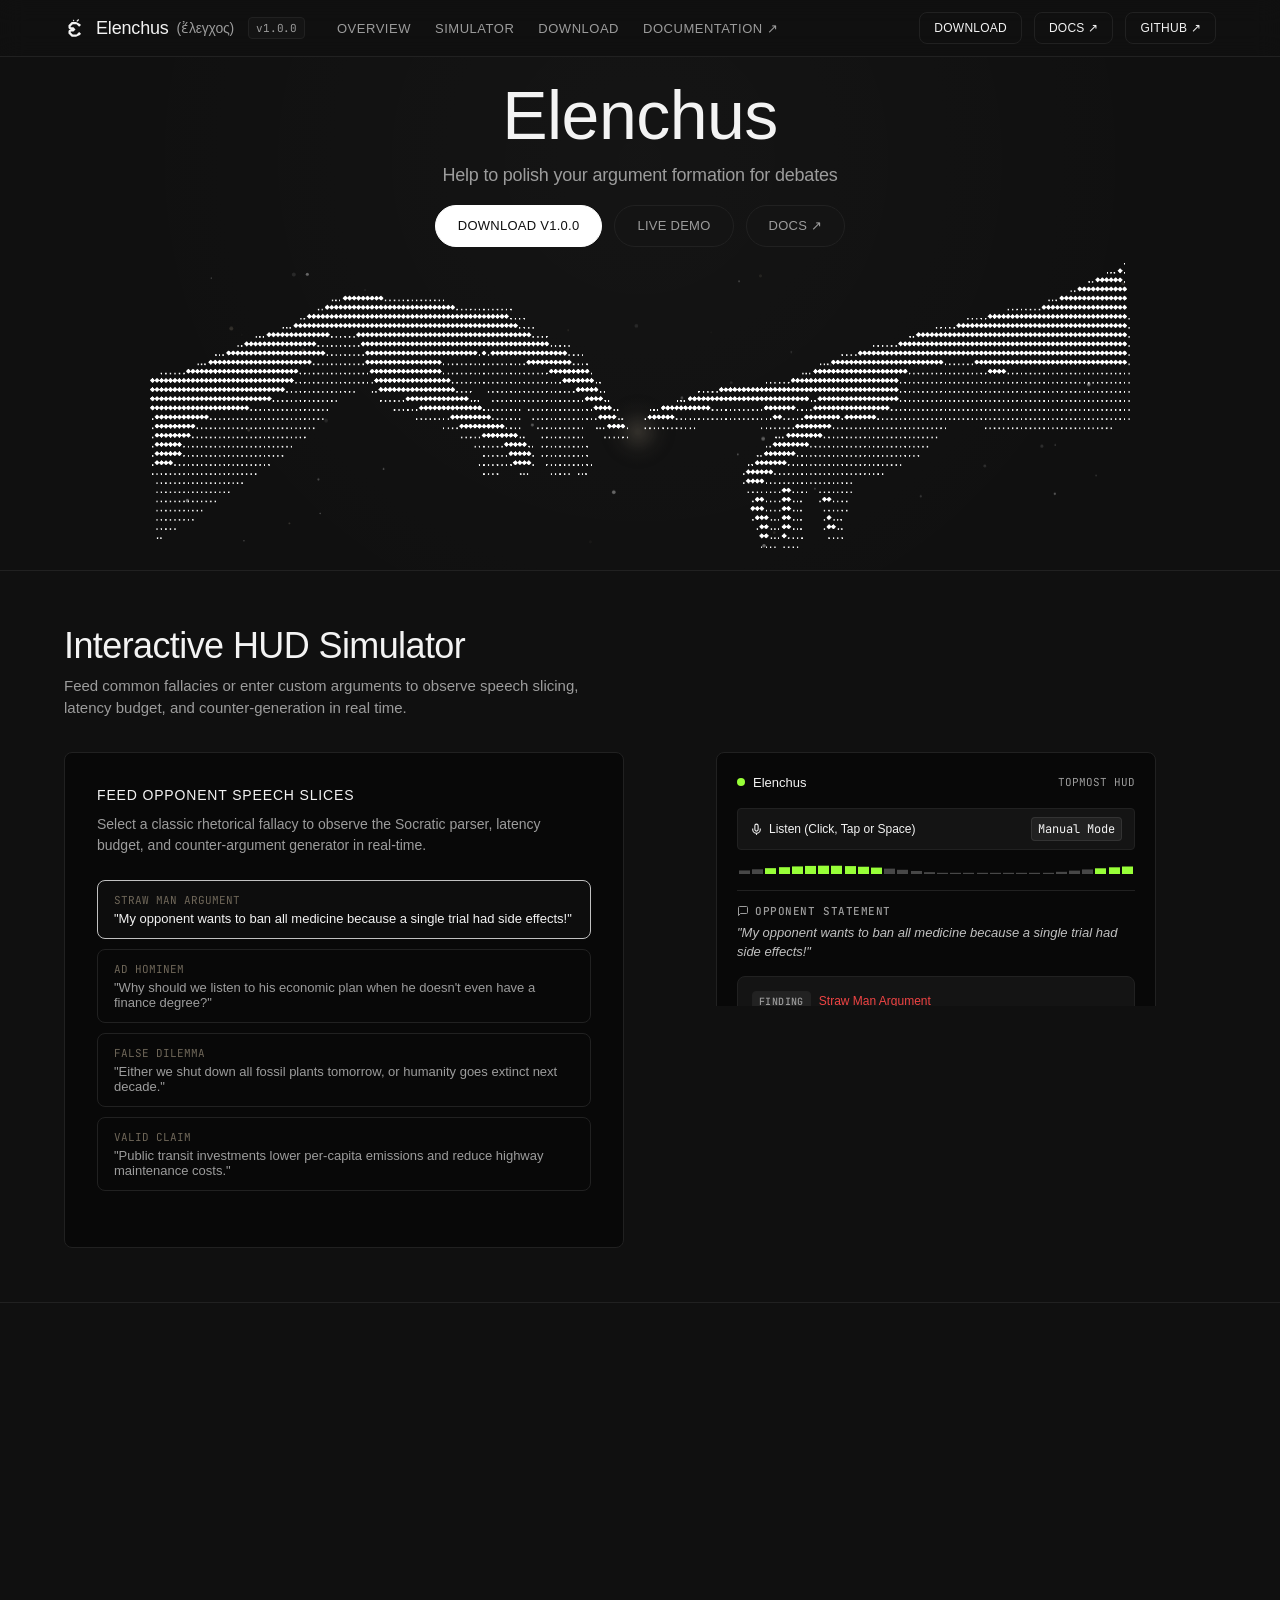
<file: site/index.html>
<!DOCTYPE html>
<html lang="en">
<head>
  <meta charset="UTF-8">
  <meta name="viewport" content="width=device-width, initial-scale=1.0, viewport-fit=cover">
  <title>Elenchus (ἔλεγχος) — Socratic Debate Analysis Engine</title>
  <meta name="description" content="Real-time Socratic debate analysis and fallacy detection engine. Local Whisper speech-to-text and Ollama reasoning rendered over your desktop.">

  <!-- Favicon & Brand Icons -->
  <link rel="icon" href="favicon.ico" sizes="48x48">
  <link rel="icon" href="favicon.svg" type="image/svg+xml">
  <link rel="apple-touch-icon" href="apple-touch-icon.png">
  <link rel="manifest" href="site.webmanifest">
  <meta name="theme-color" content="#101010">

  <!-- Typography: General Sans (Aeonik substitute) & JetBrains Mono (Input substitute) -->
  <link rel="preconnect" href="https://api.fontshare.com">
  <link rel="preconnect" href="https://fonts.googleapis.com">
  <link rel="preconnect" href="https://fonts.gstatic.com" crossorigin>
  <link href="https://api.fontshare.com/v2/css?f[]=general-sans@400,500,600&display=swap" rel="stylesheet">
  <link href="https://fonts.googleapis.com/css2?family=JetBrains+Mono:wght@400;500&display=swap" rel="stylesheet">

  <style>
    /* -------------------------------------------------------------
       HYPERSTUDIO DESIGN TOKENS
       "blueprint scratched into obsidian. Type and hairline borders
       carve white space from pure black, with the occasional gold
       compass-mark to show the way."
       ------------------------------------------------------------- */
    :root {
      /* Surfaces & Tonal Steps */
      --color-obsidian: #101010;
      --color-carbon: #080808;
      --color-surface: #141414;
      --color-surface-hover: #1c1c1c;

      /* Ink & Contrast */
      --color-chalk: #f3f3f3;
      --color-smoke: #9c9c9c;
      --color-ash: #c1c1c1;

      /* Line-work & Hairlines */
      --color-graphite: #212121;
      --color-iron: #474747;
      --color-border-subtle: rgba(255, 255, 255, 0.08);

      /* High-contrast Action & Accents */
      --color-signal-white: #ffffff;
      --color-compass-gold: #6f6759;
      --color-card-slate: #3b3d45;

      /* Semantic Status Indicators */
      --color-pulse-green: #98ff38;
      --color-status-active: #98ff38;
      --color-status-busy: #d97706;
      --color-status-alert: #ef4444;

      /* Typography */
      --font-display: 'General Sans', ui-sans-serif, -apple-system, BlinkMacSystemFont, "Segoe UI", Roboto, sans-serif;
      --font-body: 'General Sans', ui-sans-serif, -apple-system, BlinkMacSystemFont, "Segoe UI", Roboto, sans-serif;
      --font-mono: 'JetBrains Mono', ui-monospace, "SF Mono", Menlo, Consolas, monospace;

      /* Type Scale */
      --text-caption: 13px;
      --text-body: 16px;
      --text-heading-xs: 18px;
      --text-subheading: 21px;
      --text-heading-sm: 23px;
      --text-heading: 34px;
      --text-heading-lg: 44px;
      --text-display: 63px;

      /* Spacing Scale */
      --spacing-4: 4px;
      --spacing-8: 8px;
      --spacing-12: 12px;
      --spacing-16: 16px;
      --spacing-20: 20px;
      --spacing-24: 24px;
      --spacing-32: 32px;
      --spacing-40: 40px;
      --spacing-48: 48px;
      --spacing-64: 64px;

      /* Radii */
      --radius-tags: 4px;
      --radius-cards: 8px;
      --radius-icons: 99px;
      --radius-buttons: 9999px;

      /* Layout */
      --page-max-width: 1200px;

      /* Safe Area Inset Support */
      --safe-top: env(safe-area-inset-top, 0px);
      --safe-bottom: env(safe-area-inset-bottom, 0px);
      --safe-left: env(safe-area-inset-left, 0px);
      --safe-right: env(safe-area-inset-right, 0px);
    }

    /* -------------------------------------------------------------
       GLOBAL RESET & BASE DISCIPLINE
       ------------------------------------------------------------- */
    *, *::before, *::after {
      box-sizing: border-box;
      margin: 0;
      padding: 0;
    }

    html {
      color-scheme: dark;
      scrollbar-color: var(--color-graphite) var(--color-obsidian);
      scrollbar-width: thin;
      background-color: var(--color-obsidian);
      color: var(--color-chalk);
      font-family: var(--font-body);
      font-size: 16px;
      line-height: 1.5;
      -webkit-font-smoothing: antialiased;
      -moz-osx-font-smoothing: grayscale;
      scroll-behavior: smooth;
    }

    /* Global Obsidian Dark Scrollbar Discipline (Prevents bright white OS system scrollbars) */
    ::-webkit-scrollbar {
      width: 6px;
      height: 6px;
    }

    ::-webkit-scrollbar-track {
      background: var(--color-obsidian);
    }

    ::-webkit-scrollbar-thumb {
      background: var(--color-graphite);
      border-radius: var(--radius-tags);
    }

    ::-webkit-scrollbar-thumb:hover {
      background: var(--color-iron);
    }

    ::-webkit-scrollbar-corner {
      background: var(--color-obsidian);
    }

    /* Utility to completely eliminate scrollbars while retaining scroll/swipe interactivity */
    .no-scrollbar {
      scrollbar-width: none !important;
      -ms-overflow-style: none !important;
    }

    .no-scrollbar::-webkit-scrollbar {
      display: none !important;
      width: 0 !important;
      height: 0 !important;
    }

    body {
      background-color: var(--color-obsidian);
      min-height: 100vh;
      min-height: 100dvh;
      overflow-x: hidden;
      position: relative;
      padding-left: var(--safe-left);
      padding-right: var(--safe-right);
    }

    /* Selection */
    ::selection {
      background-color: var(--color-chalk);
      color: var(--color-obsidian);
    }

    /* Accessible Focus Indicators (WCAG AA) */
    :focus-visible {
      outline: 2px solid var(--color-chalk);
      outline-offset: 3px;
    }

    a {
      color: inherit;
      text-decoration: none;
      transition: color 0.15s ease;
    }

    /* Headings & Text wrap */
    h1, h2, h3, h4 {
      text-wrap: balance;
    }

    p {
      text-wrap: pretty;
    }

    /* Tactile button & chip micro-interactions */
    .btn-pill:active, .btn-ghost:active, .btn-pill-ghost:active, .preset-btn:active, .copy-btn:active, .platform-tab-btn:active {
      transform: scale(0.98);
    }

    /* prefers-reduced-motion compliance */
    @media (prefers-reduced-motion: reduce) {
      *, *::before, *::after {
        animation-duration: 0.01ms !important;
        animation-iteration-count: 1 !important;
        transition-duration: 0.01ms !important;
        scroll-behavior: auto !important;
      }
      .pulse-dot {
        animation: none !important;
      }
    }

    code, pre {
      font-family: var(--font-mono);
      font-size: 13px;
    }

    /* -------------------------------------------------------------
       STRUCTURAL ELEMENTS & HAIRLINE GRIDS
       ------------------------------------------------------------- */
    .container {
      max-width: var(--page-max-width);
      margin-left: auto;
      margin-right: auto;
      padding-left: clamp(16px, 4vw, 24px);
      padding-right: clamp(16px, 4vw, 24px);
      position: relative;
      z-index: 2;
    }

    .hairline-divider {
      width: 100%;
      height: 1px;
      background-color: var(--color-graphite);
      border: none;
      margin: 0;
    }

    .section-spacing {
      padding-top: clamp(48px, 6vh, 96px);
      padding-bottom: clamp(48px, 6vh, 96px);
    }

    @media (max-width: 768px) {
      .section-spacing {
        padding-top: 48px;
        padding-bottom: 48px;
      }
    }

    /* -------------------------------------------------------------
       TOP NAVIGATION BAR & ADAPTIVE MOBILE DRAWER
       ------------------------------------------------------------- */
    .nav-bar {
      position: sticky;
      top: 0;
      z-index: 100;
      background-color: rgba(16, 16, 16, 0.88);
      backdrop-filter: blur(12px);
      -webkit-backdrop-filter: blur(12px);
      border-bottom: 1px solid var(--color-graphite);
      padding-top: var(--safe-top);
    }

    .nav-content {
      display: flex;
      align-items: center;
      justify-content: space-between;
      height: 56px;
    }

    .nav-left {
      display: flex;
      align-items: center;
      gap: clamp(16px, 3vw, 32px);
    }

    .nav-wordmark {
      font-size: 18px;
      font-weight: 400;
      letter-spacing: -0.01em;
      color: var(--color-chalk);
      display: flex;
      align-items: center;
      gap: 8px;
      flex-shrink: 0;
    }

    .nav-wordmark .greek {
      color: var(--color-smoke);
      font-size: 14px;
    }

    .nav-version-tag {
      font-size: 11px;
      font-family: var(--font-mono);
      color: var(--color-smoke);
      background-color: var(--color-surface);
      border: 1px solid var(--color-graphite);
      padding: 2px 7px;
      border-radius: var(--radius-tags);
      margin-left: 6px;
      font-weight: 400;
    }

    .nav-links {
      display: flex;
      align-items: center;
      gap: 24px;
      list-style: none;
    }

    .nav-links a {
      font-size: 13px;
      font-weight: 400;
      color: var(--color-smoke);
      text-transform: uppercase;
      letter-spacing: 0.04em;
    }

    .nav-links a:hover {
      color: var(--color-chalk);
    }

    .nav-right {
      display: flex;
      align-items: center;
      gap: 12px;
    }

    /* Mobile Hamburger Button */
    .nav-toggle {
      display: none;
      background: transparent;
      border: 1px solid var(--color-graphite);
      border-radius: var(--radius-tags);
      width: 42px;
      height: 42px;
      cursor: pointer;
      padding: 0;
      flex-direction: column;
      align-items: center;
      justify-content: center;
      gap: 5px;
      color: var(--color-chalk);
      transition: border-color 0.15s ease, background-color 0.15s ease;
    }

    .nav-toggle:hover, .nav-toggle:focus-visible {
      border-color: var(--color-ash);
      background-color: var(--color-surface);
    }

    .nav-toggle-bar {
      width: 18px;
      height: 1.5px;
      background-color: var(--color-chalk);
      transition: transform 0.2s cubic-bezier(0.16, 1, 0.3, 1), opacity 0.2s ease;
      transform-origin: center;
    }

    .nav-toggle[aria-expanded="true"] .nav-toggle-bar:first-child {
      transform: translateY(3.25px) rotate(45deg);
    }

    .nav-toggle[aria-expanded="true"] .nav-toggle-bar:last-child {
      transform: translateY(-3.25px) rotate(-45deg);
    }

    /* Mobile Sheet Menu */
    .nav-mobile-sheet {
      display: none;
      position: absolute;
      top: 100%;
      left: 0;
      width: 100%;
      background-color: rgba(16, 16, 16, 0.98);
      backdrop-filter: blur(16px);
      -webkit-backdrop-filter: blur(16px);
      border-bottom: 1px solid var(--color-graphite);
      box-shadow: 0 20px 40px rgba(8, 8, 8, 0.85);
      overflow-y: auto;
      max-height: calc(100vh - 56px - var(--safe-top));
      max-height: calc(100dvh - 56px - var(--safe-top));
      padding: 20px clamp(16px, 4vw, 24px) max(24px, calc(16px + var(--safe-bottom)));
      z-index: 99;
      opacity: 0;
      transform: translateY(-8px);
      transition: opacity 0.2s ease, transform 0.2s cubic-bezier(0.16, 1, 0.3, 1);
    }

    .nav-mobile-sheet.is-open {
      display: block;
      opacity: 1;
      transform: translateY(0);
    }

    .nav-mobile-links {
      list-style: none;
      display: flex;
      flex-direction: column;
      gap: 4px;
      margin-bottom: 20px;
    }

    .nav-mobile-link {
      display: flex;
      align-items: center;
      padding: 12px 14px;
      font-size: 15px;
      color: var(--color-smoke);
      border-radius: var(--radius-tags);
      text-transform: uppercase;
      letter-spacing: 0.05em;
      transition: color 0.15s ease, background-color 0.15s ease;
      min-height: 48px;
    }

    .nav-mobile-link:hover, .nav-mobile-link:focus-visible {
      color: var(--color-chalk);
      background-color: var(--color-surface);
    }

    .nav-mobile-actions {
      display: flex;
      flex-direction: column;
      gap: 10px;
      border-top: 1px solid var(--color-graphite);
      padding-top: 16px;
    }

    .nav-mobile-cta {
      width: 100%;
      text-align: center;
      min-height: 44px;
      display: inline-flex;
      align-items: center;
      justify-content: center;
    }

    @media (max-width: 860px) {
      .nav-links, .nav-desktop-action {
        display: none !important;
      }
      .nav-toggle {
        display: flex;
      }
    }

    @media (max-width: 480px) {
      .nav-wordmark .greek {
        display: none;
      }
    }

    @media (max-width: 360px) {
      .nav-version-tag {
        display: none;
      }
    }

    /* -------------------------------------------------------------
       BUTTONS & BADGES
       ------------------------------------------------------------- */
    .btn-pill {
      display: inline-flex;
      align-items: center;
      justify-content: center;
      gap: 8px;
      background-color: var(--color-signal-white);
      color: var(--color-obsidian);
      border: 1px solid var(--color-signal-white);
      border-radius: var(--radius-buttons);
      padding: 12px 24px;
      font-size: 14px;
      font-weight: 400;
      text-transform: uppercase;
      letter-spacing: 0.02em;
      cursor: pointer;
      transition: background-color 0.15s ease, border-color 0.15s ease;
      white-space: nowrap;
    }

    .btn-pill:hover {
      background-color: var(--color-ash);
      border-color: var(--color-ash);
    }

    .btn-ghost {
      display: inline-flex;
      align-items: center;
      justify-content: center;
      gap: 8px;
      background-color: transparent;
      color: var(--color-chalk);
      border: 1px solid var(--color-graphite);
      border-radius: var(--radius-cards);
      padding: 10px 20px;
      font-size: 14px;
      font-weight: 400;
      text-transform: uppercase;
      letter-spacing: 0.02em;
      cursor: pointer;
      transition: border-color 0.15s ease, background-color 0.15s ease;
      white-space: nowrap;
    }

    .btn-ghost:hover {
      border-color: var(--color-chalk);
      background-color: rgba(255, 255, 255, 0.03);
    }

    .status-badge {
      display: inline-flex;
      align-items: center;
      gap: 8px;
      background-color: var(--color-surface);
      border: 1px solid var(--color-graphite);
      border-radius: var(--radius-tags);
      padding: 6px 12px;
      font-size: 12px;
      font-weight: 400;
      color: var(--color-smoke);
      text-transform: uppercase;
      letter-spacing: 0.04em;
    }

    .pulse-dot {
      width: 6px;
      height: 6px;
      border-radius: 50%;
      background-color: var(--color-pulse-green);
      display: inline-block;
      flex-shrink: 0;
    }

    /* -------------------------------------------------------------
       HERO SECTION (Centered layout with ASCII Creation of Adam hands)
       ------------------------------------------------------------- */
    .hero-section {
      padding-top: clamp(16px, 2.5vh, 28px);
      padding-bottom: clamp(16px, 2.5vh, 28px);
      position: relative;
      text-align: center;
      overflow: hidden;
      background: radial-gradient(circle at 50% 20%, rgba(255, 255, 255, 0.02) 0%, transparent 70%);
    }

    .hero-content {
      display: flex;
      flex-direction: column;
      align-items: center;
      text-align: center;
      gap: clamp(8px, 1.4vh, 14px);
      max-width: 900px;
      margin: 0 auto;
      position: relative;
      z-index: 2;
    }

    .hero-headline {
      font-size: clamp(32px, 5.5vw, 68px);
      font-weight: 400;
      line-height: 1.05;
      letter-spacing: clamp(-0.5px, -0.02em, -1.2px);
      color: var(--color-chalk);
      margin: 0;
      text-wrap: balance;
    }

    .hero-tagline {
      font-size: clamp(14px, 1.8vw, 18px);
      font-weight: 400;
      line-height: 1.4;
      color: var(--color-smoke);
      max-width: 640px;
      margin: 0 auto;
      letter-spacing: -0.2px;
      text-wrap: pretty;
    }

    .hero-actions {
      display: flex;
      align-items: center;
      justify-content: center;
      gap: 12px;
      margin-top: 4px;
      flex-wrap: wrap;
    }

    @media (max-width: 480px) {
      .hero-actions {
        flex-direction: column;
        width: 100%;
        max-width: 320px;
        margin-left: auto;
        margin-right: auto;
      }
      .hero-actions .btn-pill,
      .hero-actions .btn-pill-ghost {
        width: 100%;
        text-align: center;
      }
    }

    .hero-actions .btn-pill {
      padding: 10px 22px;
      font-size: 13px;
    }

    .btn-pill-ghost {
      display: inline-flex;
      align-items: center;
      justify-content: center;
      gap: 8px;
      background-color: var(--color-surface);
      color: var(--color-smoke);
      border: 1px solid var(--color-graphite);
      border-radius: var(--radius-buttons);
      padding: 10px 22px;
      font-size: 13px;
      font-weight: 400;
      text-transform: uppercase;
      letter-spacing: 0.02em;
      cursor: pointer;
      transition: border-color 0.15s ease, background-color 0.15s ease, color 0.15s ease;
      white-space: nowrap;
    }

    .btn-pill-ghost:hover {
      border-color: var(--color-ash);
      color: var(--color-chalk);
      background-color: var(--color-surface-hover);
    }

    /* ASCII Hands Artwork Presentation */
    .hero-hands-wrapper {
      position: relative;
      width: 100%;
      max-width: 980px;
      aspect-ratio: 3217 / 935;
      max-height: clamp(190px, 42vh, 320px);
      margin: clamp(10px, 1.8vh, 18px) auto 0 auto;
      display: flex;
      justify-content: center;
      align-items: center;
      overflow: hidden;
      user-select: none;
    }

    .hero-hands-wrapper picture {
      display: block;
      width: 100%;
      height: 100%;
    }

    .hero-hands-img {
      width: 100%;
      height: 100%;
      display: block;
      object-fit: contain;
      filter: contrast(1.05) brightness(1.0);
      transition: filter 0.4s ease;
      position: relative;
      z-index: 2;
    }

    .hero-hands-wrapper:hover .hero-hands-img {
      filter: contrast(1.12) brightness(1.06);
    }

    @media (max-width: 768px) {
      .hero-hands-wrapper {
        aspect-ratio: 3143 / 1209;
        max-height: 38vh;
        max-height: 38dvh;
        margin-top: 8px;
      }
    }

    #handsCanvas {
      position: absolute;
      top: 0;
      left: 0;
      width: 100%;
      height: 100%;
      z-index: 1;
      pointer-events: none;
    }

    /* -------------------------------------------------------------
       INTERACTIVE HUD SIMULATION ("THE WIREFRAME IN LIGHT")
       ------------------------------------------------------------- */
    .hud-demo-grid {
      display: grid;
      grid-template-columns: 1fr;
      gap: 24px;
      align-items: start;
    }

    .hud-controls-card {
      order: 1;
      border: 1px solid var(--color-graphite);
      border-radius: var(--radius-cards);
      padding: clamp(16px, 4vw, 32px);
      background-color: var(--color-carbon);
    }

    .hud-controls-title {
      font-size: 14px;
      text-transform: uppercase;
      letter-spacing: 0.06em;
      color: var(--color-chalk);
      margin-bottom: 8px;
    }

    .hud-controls-desc {
      font-size: 14px;
      color: var(--color-smoke);
      margin-bottom: 24px;
      max-width: 58ch;
    }

    .preset-buttons {
      display: flex;
      flex-direction: column;
      gap: 10px;
      margin-bottom: 24px;
    }

    .preset-btn {
      text-align: left;
      background: transparent;
      border: 1px solid var(--color-graphite);
      border-radius: var(--radius-cards);
      padding: 12px 16px;
      color: var(--color-smoke);
      cursor: pointer;
      font-size: 13px;
      transition: all 0.15s ease;
      display: flex;
      flex-direction: column;
      gap: 4px;
    }

    .preset-btn.active, .preset-btn:hover {
      border-color: var(--color-ash);
      color: var(--color-chalk);
      background-color: rgba(255, 255, 255, 0.02);
    }

    .preset-btn .tag {
      font-family: var(--font-mono);
      font-size: 11px;
      color: var(--color-compass-gold);
      text-transform: uppercase;
    }

    /* Virtual HUD Mockup */
    .hud-preview-wrapper {
      order: -1;
      position: static;
      top: auto;
      width: 100%;
    }

    /* Desktop View (min-width: 901px): 2 columns with side-by-side sticky HUD */
    @media (min-width: 901px) {
      .hud-demo-grid {
        grid-template-columns: 1fr 1fr;
        gap: 32px;
      }

      .hud-controls-card {
        order: 1;
        padding: 32px;
      }

      .hud-preview-wrapper {
        order: 2;
        position: sticky;
        top: 96px;
        align-self: start;
      }
    }

    .hud-device-window {
      background-color: var(--color-carbon);
      border: 1px solid var(--color-graphite);
      border-radius: var(--radius-cards);
      padding: clamp(14px, 3.5vw, 20px);
      width: 100%;
      max-width: 440px;
      margin: 0 auto;
      box-sizing: border-box;
    }

    .hud-header {
      display: flex;
      align-items: center;
      justify-content: space-between;
      margin-bottom: var(--spacing-16);
    }

    .hud-title-wrap {
      display: flex;
      align-items: center;
      gap: var(--spacing-8);
    }

    .hud-status-led {
      width: 8px;
      height: 8px;
      border-radius: var(--radius-buttons);
      background-color: var(--color-pulse-green);
      transition: background-color 0.2s ease;
    }

    .hud-title {
      font-size: var(--text-caption);
      font-weight: 500;
      color: var(--color-chalk);
    }

    .hud-action-bar {
      display: flex;
      align-items: center;
      justify-content: space-between;
      flex-wrap: wrap;
      gap: 8px;
      background: var(--color-surface);
      border: 1px solid var(--color-graphite);
      border-radius: var(--radius-tags);
      padding: var(--spacing-8) var(--spacing-12);
      margin-bottom: var(--spacing-12);
    }

    .hud-action-bar span {
      font-size: 12px;
      color: var(--color-chalk);
      display: flex;
      align-items: center;
      gap: 6px;
    }

    .hud-mode-pill {
      font-size: 10px;
      font-family: var(--font-mono);
      background: rgba(255, 255, 255, 0.06);
      border: 1px solid var(--color-border-subtle);
      padding: 2px 6px;
      border-radius: var(--radius-tags);
      color: var(--color-smoke);
    }

    .monochart-meter {
      display: flex;
      gap: 2px;
      height: 12px;
      align-items: flex-end;
      margin-bottom: var(--spacing-16);
      padding: 0 2px;
      overflow: hidden;
    }

    .monochart-bar {
      flex: 1;
      background-color: var(--color-iron);
      height: 100%;
      transform-origin: bottom;
      transform: scaleY(0.2);
      border-radius: 0;
      transition: transform 0.1s ease, background-color 0.1s ease;
    }

    .monochart-bar.active {
      background-color: var(--color-pulse-green);
    }

    .hud-transcript-box {
      border-top: 1px solid var(--color-graphite);
      padding-top: var(--spacing-12);
      margin-bottom: 14px;
    }

    .hud-meta-label {
      font-size: 11px;
      font-weight: 500;
      font-family: var(--font-mono);
      color: var(--color-smoke);
      margin-bottom: var(--spacing-4);
      display: flex;
      align-items: center;
      gap: 6px;
      text-transform: uppercase;
      letter-spacing: 0.05em;
    }

    .hud-transcript-text {
      font-size: 13px;
      font-style: italic;
      color: var(--color-ash);
      line-height: 1.45;
      min-height: 38px;
      overflow-wrap: break-word;
      word-break: break-word;
    }

    .hud-rebuttal-card {
      background-color: var(--color-surface);
      border: 1px solid var(--color-graphite);
      border-radius: var(--radius-cards);
      padding: 14px;
    }

    .hud-finding-row {
      display: flex;
      align-items: center;
      gap: var(--spacing-8);
      margin-bottom: var(--spacing-8);
    }

    .hud-finding-tag {
      background-color: rgba(255, 255, 255, 0.06);
      border: 1px solid var(--color-graphite);
      border-radius: var(--radius-tags);
      font-size: 10px;
      font-weight: 500;
      font-family: var(--font-mono);
      color: var(--color-smoke);
      padding: 2px 6px;
      text-transform: uppercase;
      letter-spacing: 0.04em;
    }

    .hud-flaw-title {
      font-size: 12px;
      font-weight: 500;
      color: var(--color-status-alert);
    }

    .hud-counter-text {
      font-size: 13px;
      color: var(--color-chalk);
      line-height: 1.5;
      margin-bottom: var(--spacing-8);
      overflow-wrap: break-word;
      word-break: break-word;
    }

    .hud-footer-meta {
      display: flex;
      justify-content: space-between;
      align-items: center;
      font-size: 11px;
      font-family: var(--font-mono);
      color: var(--color-smoke);
      border-top: 1px solid var(--color-border-subtle);
      padding-top: var(--spacing-8);
      margin-top: var(--spacing-8);
    }

    /* -------------------------------------------------------------
       SERVICES / FEATURE 2x2 GRID
       ------------------------------------------------------------- */
    .section-header-block {
      margin-bottom: 32px;
      max-width: 680px;
    }

    .section-title {
      font-size: clamp(26px, 3.2vw, 36px);
      font-weight: 400;
      line-height: 1.15;
      letter-spacing: -0.6px;
      color: var(--color-chalk);
      text-wrap: balance;
    }

    .section-subtitle {
      font-size: 15px;
      color: var(--color-smoke);
      margin-top: 8px;
      line-height: 1.5;
      text-wrap: pretty;
      max-width: 62ch;
    }

    /* -------------------------------------------------------------
       DOWNLOAD & QUICK START COMPONENT
       ------------------------------------------------------------- */
    .download-container {
      max-width: 860px;
      margin: 0 auto;
    }

    .platform-tabs-header {
      display: flex;
      gap: 8px;
      border-bottom: 1px solid var(--color-graphite);
      padding-bottom: 12px;
      margin-bottom: 24px;
      overflow-x: auto;
      -webkit-overflow-scrolling: touch;
      scroll-snap-type: x mandatory;
      scrollbar-width: none;
      -ms-overflow-style: none;
    }

    .platform-tabs-header::-webkit-scrollbar {
      display: none;
      width: 0;
      height: 0;
    }

    .platform-tab-btn {
      background: transparent;
      border: 1px solid transparent;
      color: var(--color-smoke);
      padding: 10px 18px;
      min-height: 40px;
      border-radius: var(--radius-cards);
      font-size: 13px;
      font-family: var(--font-mono);
      cursor: pointer;
      transition: background-color 0.15s ease, border-color 0.15s ease, color 0.15s ease;
      white-space: nowrap;
      scroll-snap-align: start;
      flex-shrink: 0;
      display: inline-flex;
      align-items: center;
      justify-content: center;
      line-height: 1.2;
    }

    .platform-tab-btn:hover:not(.active) {
      border-color: var(--color-graphite);
      color: var(--color-chalk);
      background-color: rgba(255, 255, 255, 0.03);
    }

    .platform-tab-btn.active {
      border-color: var(--color-ash);
      color: var(--color-signal-white);
      background-color: var(--color-surface);
      font-weight: 500;
    }

    .platform-tab-btn:focus-visible,
    .copy-btn:focus-visible,
    .download-direct-btn:focus-visible,
    .docs-callout-link:focus-visible {
      outline: 2px solid var(--color-pulse-green);
      outline-offset: 2px;
    }

    .download-card {
      background-color: var(--color-carbon);
      border: 1px solid var(--color-graphite);
      border-radius: var(--radius-cards);
      padding: clamp(20px, 4vw, 32px);
      display: flex;
      flex-direction: column;
      gap: 24px;
    }

    .download-primary-row {
      display: flex;
      align-items: center;
      justify-content: space-between;
      flex-wrap: wrap;
      gap: 20px;
      padding-bottom: 24px;
      border-bottom: 1px solid var(--color-border-subtle);
    }

    .download-os-info {
      display: flex;
      flex-direction: column;
      gap: 6px;
    }

    .download-os-title {
      font-size: clamp(20px, 2.5vw, 22px);
      font-weight: 500;
      color: var(--color-chalk);
      display: flex;
      align-items: center;
      flex-wrap: wrap;
      gap: 10px;
      margin: 0;
    }

    .download-arch-badge {
      font-family: var(--font-mono);
      font-size: 11px;
      color: var(--color-ash);
      background: rgba(255, 255, 255, 0.04);
      border: 1px solid var(--color-graphite);
      padding: 3px 9px;
      border-radius: var(--radius-tags);
      letter-spacing: 0.02em;
    }

    .download-os-meta {
      font-size: 13px;
      color: var(--color-smoke);
      line-height: 1.5;
      margin: 0;
    }

    .download-direct-btn {
      display: inline-flex;
      align-items: center;
      justify-content: center;
      gap: 10px;
      background-color: var(--color-signal-white);
      color: var(--color-carbon);
      border: 1px solid var(--color-signal-white);
      min-height: 46px;
      padding: 12px 24px;
      border-radius: var(--radius-buttons);
      font-size: 14px;
      font-weight: 500;
      text-decoration: none;
      transition: transform 0.15s cubic-bezier(0.16, 1, 0.3, 1), background-color 0.15s ease, border-color 0.15s ease;
      white-space: nowrap;
      flex-shrink: 0;
    }

    .download-direct-btn:hover {
      background-color: var(--color-ash);
      border-color: var(--color-ash);
      transform: translateY(-1px);
    }

    .download-direct-btn:active {
      transform: translateY(0);
      background-color: var(--color-smoke);
      border-color: var(--color-smoke);
    }

    .download-size-badge {
      font-family: var(--font-mono);
      font-size: 11px;
      font-weight: 500;
      color: var(--color-carbon);
      background: var(--color-ash);
      padding: 2px 7px;
      border-radius: var(--radius-tags);
    }

    /* Terminal integrated panel inside card */
    .download-terminal-wrap {
      display: flex;
      flex-direction: column;
      gap: 12px;
    }

    .terminal-header {
      display: flex;
      align-items: center;
      justify-content: space-between;
      gap: 12px;
      flex-wrap: wrap;
    }

    .terminal-title {
      font-family: var(--font-mono);
      font-size: 12px;
      color: var(--color-smoke);
      display: flex;
      align-items: center;
      gap: 8px;
      letter-spacing: 0.02em;
    }

    .terminal-artifact-badge {
      font-family: var(--font-mono);
      font-size: 11px;
      color: var(--color-ash);
      background: var(--color-surface);
      border: 1px solid var(--color-graphite);
      padding: 2px 8px;
      border-radius: var(--radius-tags);
    }

    .terminal-content {
      display: flex;
      align-items: center;
      justify-content: space-between;
      gap: 16px;
      background: var(--color-obsidian);
      border: 1px solid var(--color-graphite);
      border-radius: var(--radius-cards);
      padding: 10px 14px 10px 16px;
      min-height: 52px;
    }

    .terminal-code-scroll {
      flex: 1 1 auto;
      min-width: 0;
      overflow-x: auto;
      -webkit-overflow-scrolling: touch;
      scrollbar-width: none;
      -ms-overflow-style: none;
      display: flex;
      align-items: center;
    }

    .terminal-code-scroll::-webkit-scrollbar {
      display: none;
      width: 0;
      height: 0;
    }

    .terminal-code {
      color: var(--color-chalk);
      font-family: var(--font-mono);
      font-size: 13px;
      white-space: nowrap;
      line-height: 1.5;
    }

    .terminal-code span.prompt {
      color: var(--color-compass-gold);
      user-select: none;
      margin-right: 8px;
    }

    .terminal-note {
      font-size: 13px;
      color: var(--color-smoke);
      line-height: 1.6;
      margin: 0;
    }

    .terminal-note code {
      color: var(--color-ash);
      background: var(--color-surface);
      border: 1px solid var(--color-border-subtle);
      padding: 1px 6px;
      border-radius: var(--radius-tags);
      font-size: 12px;
      font-family: var(--font-mono);
    }

    .copy-btn {
      background: var(--color-surface);
      border: 1px solid var(--color-graphite);
      color: var(--color-chalk);
      border-radius: var(--radius-tags);
      padding: 7px 14px;
      min-height: 36px;
      font-size: 11px;
      font-family: var(--font-mono);
      text-transform: uppercase;
      letter-spacing: 0.04em;
      cursor: pointer;
      display: inline-flex;
      align-items: center;
      justify-content: center;
      gap: 6px;
      transition: background-color 0.15s ease, border-color 0.15s ease, color 0.15s ease, transform 0.15s ease;
      white-space: nowrap;
      flex-shrink: 0;
    }

    .copy-btn:hover {
      background: var(--color-surface-hover);
      border-color: var(--color-ash);
    }

    .copy-btn:active {
      transform: scale(0.96);
    }

    .copy-btn.copied {
      border-color: var(--color-pulse-green);
      color: var(--color-pulse-green);
    }

    /* Documentation Callout Banner */
    .docs-callout-banner {
      display: flex;
      align-items: center;
      justify-content: space-between;
      gap: 16px;
      flex-wrap: wrap;
      padding: 16px 20px;
      border-radius: var(--radius-cards);
      background: rgba(111, 103, 89, 0.08);
      border: 1px solid rgba(111, 103, 89, 0.25);
    }

    .docs-callout-text {
      font-size: 13px;
      color: var(--color-smoke);
      display: flex;
      align-items: center;
      gap: 12px;
      line-height: 1.5;
    }

    .docs-callout-icon {
      color: var(--color-compass-gold);
      flex-shrink: 0;
    }

    .docs-callout-link {
      font-family: var(--font-mono);
      font-size: 12px;
      color: var(--color-chalk);
      text-decoration: none;
      display: inline-flex;
      align-items: center;
      gap: 8px;
      padding: 8px 16px;
      min-height: 38px;
      border-radius: var(--radius-tags);
      background: var(--color-surface);
      border: 1px solid var(--color-graphite);
      transition: background-color 0.15s ease, border-color 0.15s ease, color 0.15s ease;
      white-space: nowrap;
      flex-shrink: 0;
    }

    .docs-callout-link:hover {
      border-color: var(--color-ash);
      color: var(--color-signal-white);
    }

    @media (max-width: 600px) {
      .download-primary-row {
        flex-direction: column;
        align-items: stretch;
        gap: 16px;
      }
      .download-direct-btn {
        width: 100%;
        justify-content: center;
        min-height: 48px;
      }
      .terminal-content {
        flex-direction: column;
        align-items: stretch;
        gap: 12px;
        padding: 14px;
      }
      .terminal-code-scroll {
        width: 100%;
        overflow-x: auto;
        padding-bottom: 4px;
      }
      .copy-btn {
        width: 100%;
        justify-content: center;
        min-height: 44px;
      }
      .docs-callout-banner {
        flex-direction: column;
        align-items: stretch;
        gap: 14px;
        padding: 16px;
      }
      .docs-callout-link {
        width: 100%;
        justify-content: center;
        min-height: 44px;
      }
    }

    /* -------------------------------------------------------------
       TOUCH & INPUT METHOD ADAPTATIONS (Coarse Pointer & Hover)
       ------------------------------------------------------------- */
    @media (pointer: coarse) {
      .btn-pill,
      .btn-ghost,
      .btn-pill-ghost,
      .copy-btn,
      .platform-tab-btn,
      .docs-callout-link {
        min-height: 44px;
      }
      .preset-btn {
        min-height: 52px;
        padding: 14px 16px;
      }
      .nav-toggle {
        width: 44px;
        height: 44px;
      }
      .platform-tab-btn {
        padding: 10px 18px;
      }
    }

    @media (hover: none) {
      .btn-pill:hover {
        background-color: var(--color-signal-white);
        border-color: var(--color-signal-white);
      }
      .btn-ghost:hover {
        border-color: var(--color-graphite);
        background-color: transparent;
      }
      .btn-pill:active {
        background-color: var(--color-ash);
        border-color: var(--color-ash);
        transform: scale(0.97);
      }
      .btn-ghost:active {
        border-color: var(--color-chalk);
        background-color: rgba(255, 255, 255, 0.05);
        transform: scale(0.97);
      }
      .pipeline-step:hover {
        border-color: var(--color-graphite);
      }
    }

    /* -------------------------------------------------------------
       FOOTER / BOTTOM BAR
       ------------------------------------------------------------- */
    .footer {
      border-top: 1px solid var(--color-graphite);
      padding-top: 48px;
      padding-bottom: max(48px, calc(32px + var(--safe-bottom)));
      font-size: 13px;
      color: var(--color-smoke);
    }

    .footer-content {
      display: flex;
      align-items: center;
      justify-content: space-between;
      flex-wrap: wrap;
      gap: 24px;
    }

    .footer-links {
      display: flex;
      align-items: center;
      gap: 24px;
    }

    .footer-links a:hover {
      color: var(--color-chalk);
    }

    @media (max-width: 640px) {
      .footer-content {
        flex-direction: column;
        align-items: flex-start;
        gap: 16px;
      }
      .footer-links {
        flex-wrap: wrap;
        gap: 16px;
      }
    }

    /* -------------------------------------------------------------
       PRINT ADAPTATION (SCREEN -> PRINT)
       ------------------------------------------------------------- */
    @media print {
      *, *::before, *::after {
        background: transparent !important;
        color: var(--color-obsidian) !important;
        box-shadow: none !important;
        text-shadow: none !important;
      }
      html, body {
        background: var(--color-signal-white) !important;
        color: var(--color-obsidian) !important;
      }
      .nav-bar,
      .nav-mobile-sheet,
      .hero-actions,
      .hud-controls-card,
      .platform-tabs-header,
      .copy-btn,
      #handsCanvas,
      .footer {
        display: none !important;
      }
      .container {
        max-width: 100% !important;
        padding: 0 !important;
      }
      .section-spacing {
        padding-top: 24px !important;
        padding-bottom: 24px !important;
      }
      .hairline-divider {
        background-color: var(--color-ash) !important;
      }
      .hud-device-window,
      .download-card,
      .terminal-card {
        background: var(--color-signal-white) !important;
        border: 1px solid var(--color-ash) !important;
        page-break-inside: avoid;
      }
      .hero-headline,
      .section-title {
        color: var(--color-carbon) !important;
      }
      .hero-tagline,
      .section-subtitle,
      .download-os-meta,
      .terminal-note {
        color: var(--color-iron) !important;
      }
      .terminal-code {
        color: var(--color-carbon) !important;
      }
      a[href^="http"]::after {
        content: " (" attr(href) ")";
        font-size: 11px;
        color: var(--color-smoke);
      }
    }
  </style>
</head>
<body>

  <!-- =============================================================
       PERSISTENT TOP NAVIGATION
       ============================================================= -->
  <nav class="nav-bar">
    <div class="container nav-content">
      <div class="nav-left">
        <a href="#" class="nav-wordmark">
          <svg class="nav-brand-logo" width="22" height="22" viewBox="0 0 256 256" fill="currentColor" fill-rule="evenodd" style="display: inline-block; vertical-align: middle; margin-right: 2px;">
            <path d="M 104 32 C 114 32 120 38 120 46 C 120 49 117 51 114 51 C 111 51 110 49 110 46 C 110 42 106 39 104 40 Z" />
            <polygon points="144,46 166,24 176,34 154,56" />
            <path d="M 186 80 L 198 92 L 176 114 L 146 84 L 102 84 L 78 108 L 78 120 L 110 120 L 134 144 L 110 168 L 78 168 L 78 180 L 102 204 L 146 204 L 176 174 L 198 196 L 186 208 L 140 230 L 90 230 L 52 192 L 52 168 C 52 152 64 144 80 144 C 64 144 52 136 52 120 L 52 96 L 90 58 L 140 58 Z" />
          </svg>
          <span>Elenchus</span>
          <span class="greek">(ἔλεγχος)</span>
          <span class="nav-version-tag">v1.0.0</span>
        </a>
        <ul class="nav-links">
          <li><a href="#overview">Overview</a></li>
          <li><a href="#simulator">Simulator</a></li>
          <li><a href="#download">Download</a></li>
          <li><a href="docs/">Documentation ↗</a></li>
        </ul>
      </div>
      <div class="nav-right">
        <a href="#download" class="btn-ghost nav-desktop-action" style="padding: 6px 14px; font-size: 12px;">Download</a>
        <a href="docs/" class="btn-ghost nav-desktop-action" style="padding: 6px 14px; font-size: 12px;">Docs ↗</a>
        <a href="https://github.com/Asifdotexe/elenchus" target="_blank" rel="noopener noreferrer" class="btn-ghost nav-desktop-action" style="padding: 6px 14px; font-size: 12px;">GitHub ↗</a>
        <button class="nav-toggle" id="navToggle" aria-label="Toggle navigation menu" aria-expanded="false" aria-controls="navMobileMenu">
          <span class="nav-toggle-bar"></span>
          <span class="nav-toggle-bar"></span>
        </button>
      </div>
    </div>
    <!-- Adaptive Mobile Menu Sheet -->
    <div class="nav-mobile-sheet" id="navMobileMenu" aria-hidden="true">
      <ul class="nav-mobile-links">
        <li><a href="#overview" class="nav-mobile-link">Overview</a></li>
        <li><a href="#simulator" class="nav-mobile-link">HUD Simulator</a></li>
        <li><a href="#download" class="nav-mobile-link">Download</a></li>
        <li><a href="docs/" class="nav-mobile-link">Documentation ↗</a></li>
      </ul>
      <div class="nav-mobile-actions">
        <a href="#download" class="btn-pill nav-mobile-cta">Download</a>
        <a href="docs/" class="btn-pill-ghost nav-mobile-cta">Documentation ↗</a>
        <a href="https://github.com/Asifdotexe/elenchus" target="_blank" rel="noopener noreferrer" class="btn-pill-ghost nav-mobile-cta">GitHub ↗</a>
      </div>
    </div>
  </nav>

  <!-- =============================================================
       HERO SECTION
       ============================================================= -->
  <section class="hero-section" id="overview">
    <div class="container">
      <div class="hero-content">
        <h1 class="hero-headline">
          Elenchus
        </h1>

        <p class="hero-tagline">
          Help to polish your argument formation for debates
        </p>

        <div class="hero-actions">
          <a href="#download" class="btn-pill">Download v1.0.0</a>
          <a href="#simulator" class="btn-pill-ghost">Live Demo</a>
          <a href="docs/" class="btn-pill-ghost">Docs ↗</a>
        </div>
      </div>

      <!-- ASCII Creation of Adam Hands Artwork -->
      <div class="hero-hands-wrapper" id="heroHandsContainer">
        <canvas id="handsCanvas"></canvas>
        <picture>
          <source media="(max-width: 767px)" srcset="assets/hero-hands-mobile.webp" type="image/webp">
          <source media="(max-width: 767px)" srcset="assets/hero-hands-mobile.png" type="image/png">
          <source srcset="assets/hero-hands.webp" type="image/webp">
          <img src="assets/hero-hands.png" alt="ASCII art of Creation of Adam hands reaching towards each other" class="hero-hands-img" width="3217" height="935" loading="eager" fetchpriority="high">
        </picture>
      </div>
    </div>
  </section>

  <hr class="hairline-divider">

  <!-- =============================================================
       INTERACTIVE HUD SIMULATOR SECTION ("WIREFRAME IN LIGHT")
       ============================================================= -->
  <section class="section-spacing" id="simulator">
    <div class="container">
      <div class="section-header-block">
        <h2 class="section-title">Interactive HUD Simulator</h2>
        <p class="section-subtitle">
          Feed common fallacies or enter custom arguments to observe speech slicing, latency budget, and counter-generation in real time.
        </p>
      </div>

      <div class="hud-demo-grid">
        <!-- Control Card -->
        <div class="hud-controls-card">
          <div class="hud-controls-title">Feed Opponent Speech Slices</div>
          <p class="hud-controls-desc">
            Select a classic rhetorical fallacy to observe the Socratic parser, latency budget, and counter-argument generator in real-time.
          </p>

          <div class="preset-buttons">
            <button class="preset-btn active" onclick="loadPreset('strawman')">
              <span class="tag">Straw Man Argument</span>
              <span>"My opponent wants to ban all medicine because a single trial had side effects!"</span>
            </button>
            <button class="preset-btn" onclick="loadPreset('adhominem')">
              <span class="tag">Ad Hominem</span>
              <span>"Why should we listen to his economic plan when he doesn't even have a finance degree?"</span>
            </button>
            <button class="preset-btn" onclick="loadPreset('falsedilemma')">
              <span class="tag">False Dilemma</span>
              <span>"Either we shut down all fossil plants tomorrow, or humanity goes extinct next decade."</span>
            </button>
            <button class="preset-btn" onclick="loadPreset('valid')">
              <span class="tag">Valid Claim</span>
              <span>"Public transit investments lower per-capita emissions and reduce highway maintenance costs."</span>
            </button>
          </div>
        </div>

        <!-- Virtual HUD Mockup Display -->
        <div class="hud-preview-wrapper">
          <div class="hud-device-window">
            <div class="hud-header">
              <div class="hud-title-wrap">
                <span id="hudStatusDot" class="hud-status-led"></span>
                <span class="hud-title">Elenchus</span>
              </div>
              <div style="font-size: 11px; color: var(--color-smoke); font-family: var(--font-mono);">TOPMOST HUD</div>
            </div>

            <div class="hud-action-bar" id="hudActionBar" style="cursor: pointer;" tabindex="0" role="button" aria-label="Simulate Socratic listening or cycle refutations" title="Click or tap to simulate live Socratic listening">
              <span id="hudActionText">
                <svg width="13" height="13" viewBox="0 0 24 24" fill="none" stroke="currentColor" stroke-width="2"><path d="M12 2a3 3 0 0 0-3 3v7a3 3 0 0 0 6 0V5a3 3 0 0 0-3-3Z"/><path d="M19 10v2a7 7 0 0 1-14 0v-2"/><line x1="12" x2="12" y1="19" y2="22"/></svg>
                Listen (Click, Tap or Space)
              </span>
              <span class="hud-mode-pill">Manual Mode</span>
            </div>

            <!-- Monocharts Audio Activity Waveform -->
            <div class="monochart-meter" id="audioMeter">
              <!-- 30 Dynamic Bar slices generated by JS -->
            </div>

            <!-- Transcript Section -->
            <div class="hud-transcript-box">
              <div class="hud-meta-label">
                <svg width="12" height="12" viewBox="0 0 24 24" fill="none" stroke="currentColor" stroke-width="2"><path d="M21 15a2 2 0 0 1-2 2H7l-4 4V5a2 2 0 0 1 2-2h14a2 2 0 0 1 2 2z"/></svg>
                Opponent Statement
              </div>
              <div class="hud-transcript-text" id="hudTranscript">
                "My opponent wants to ban all medicine because a single trial had side effects!"
              </div>
            </div>

            <!-- Rebuttal Card -->
            <div class="hud-rebuttal-card">
              <div class="hud-finding-row">
                <span class="hud-finding-tag" id="hudTag">Finding</span>
                <span class="hud-flaw-title" id="hudFlaw">Straw Man Argument</span>
              </div>
              <div class="hud-counter-text" id="hudCounter">
                I never advocated banning medicine; I proposed targeted regulatory oversight for specific clinical phases.
              </div>
              <div class="hud-footer-meta">
                <span id="hudStatusMsg">Ready</span>
                <span id="hudLatency">0.6s latency</span>
              </div>
            </div>
          </div>
        </div>
      </div>
    </div>
  </section>

  <hr class="hairline-divider">

  <!-- =============================================================
       SERVICES / 2x2 FEATURE GRID
       ============================================================= -->
  <!-- =============================================================
       DOWNLOAD & QUICK START SECTION
       ============================================================= -->
  <section class="section-spacing" id="download">
    <div class="container download-container">
      <div class="section-header-block">
        <h2 class="section-title">Download &amp; Quick Start</h2>
        <p class="section-subtitle">
          Standalone native binaries with zero external network dependencies.
        </p>
      </div>

      <!-- Platform Selector Tabs -->
      <div class="platform-tabs-header" role="tablist" aria-label="Operating System Selection" id="platformTabsHeader">
        <button class="platform-tab-btn active" role="tab" aria-selected="true" aria-controls="downloadCard" tabindex="0" id="tab-win" onclick="switchPlatform('win')">Windows</button>
        <button class="platform-tab-btn" role="tab" aria-selected="false" aria-controls="downloadCard" tabindex="-1" id="tab-mac-arm" onclick="switchPlatform('mac-arm')">macOS (Apple Silicon)</button>
        <button class="platform-tab-btn" role="tab" aria-selected="false" aria-controls="downloadCard" tabindex="-1" id="tab-mac-intel" onclick="switchPlatform('mac-intel')">macOS (Intel)</button>
        <button class="platform-tab-btn" role="tab" aria-selected="false" aria-controls="downloadCard" tabindex="-1" id="tab-linux" onclick="switchPlatform('linux')">Linux</button>
        <button class="platform-tab-btn" role="tab" aria-selected="false" aria-controls="downloadCard" tabindex="-1" id="tab-dev" onclick="switchPlatform('dev')">Developer (uv)</button>
      </div>

      <!-- Dynamic OS Card -->
      <div class="download-card" id="downloadCard" role="tabpanel" aria-labelledby="tab-win">
        <!-- Direct Download Primary Row -->
        <div class="download-primary-row">
          <div class="download-os-info">
            <div class="download-os-title">
              <span id="osTitle">Windows</span>
              <span class="download-arch-badge" id="osArch">x86_64</span>
            </div>
            <p class="download-os-meta" id="osMeta">Standalone executable · SHA-256 verified</p>
          </div>

          <a href="https://github.com/Asifdotexe/elenchus/releases/latest/download/elenchus-windows-x86_64.exe" class="download-direct-btn" id="directDownloadBtn">
            <svg width="16" height="16" viewBox="0 0 24 24" fill="none" stroke="currentColor" stroke-width="2.2" stroke-linecap="round" stroke-linejoin="round" aria-hidden="true">
              <path d="M21 15v4a2 2 0 0 1-2 2H5a2 2 0 0 1-2-2v-4"/>
              <polyline points="7 10 12 15 17 10"/>
              <line x1="12" y1="15" x2="12" y2="3"/>
            </svg>
            <span id="directDownloadText">Download .exe</span>
            <span class="download-size-badge" id="directDownloadSize">~18 MB</span>
          </a>
        </div>

        <!-- Automated 1-Line Terminal (Integrated Quick Start panel) -->
        <div class="download-terminal-wrap">
          <div class="terminal-header">
            <div class="terminal-title">
              <span class="pulse-dot" style="background-color: var(--color-pulse-green);"></span>
              <span id="platformTitle">PowerShell 1-Liner</span>
            </div>
            <span class="terminal-artifact-badge" id="artifactLabel">install.ps1</span>
          </div>

          <div class="terminal-content">
            <div class="terminal-code-scroll">
              <code class="terminal-code" id="terminalCommand">
                <span class="prompt">&gt;</span>irm https://github.com/Asifdotexe/elenchus/releases/latest/download/install.ps1 | iex
              </code>
            </div>
            <button class="copy-btn" id="copyBtn" onclick="copyCommand()" aria-label="Copy installation command to clipboard">
              <span id="copyBtnIcon" aria-hidden="true" style="display:inline-flex;align-items:center;">
                <svg width="12" height="12" viewBox="0 0 24 24" fill="none" stroke="currentColor" stroke-width="2"><rect x="9" y="9" width="13" height="13" rx="2" ry="2"/><path d="M5 15H4a2 2 0 0 1-2-2V4a2 2 0 0 1 2-2h9a2 2 0 0 1 2 2v1"/></svg>
              </span>
              <span id="copyBtnText">Copy</span>
              <span class="sr-only" id="copyLiveStatus" aria-live="polite"></span>
            </button>
          </div>

          <p class="terminal-note" id="platformNote">
            Installs to <code>$env:LOCALAPPDATA\Programs\Elenchus</code> and configures PATH.
          </p>
        </div>

        <!-- Docs Callout Banner -->
        <div class="docs-callout-banner">
          <div class="docs-callout-text">
            <svg class="docs-callout-icon" width="18" height="18" viewBox="0 0 24 24" fill="none" stroke="currentColor" stroke-width="2" stroke-linecap="round" stroke-linejoin="round" aria-hidden="true">
              <path d="M12 22s8-4 8-10V5l-8-3-8 3v7c0 6 8 10 8 10z"/>
              <polyline points="9 12 11 14 15 10"/>
            </svg>
            <span>Package managers, verification checksums, and airgapped deployment</span>
          </div>
          <a href="docs/installation/" class="docs-callout-link">
            <span>Installation Docs</span>
            <span aria-hidden="true">→</span>
          </a>
        </div>
      </div>
    </div>
  </section>

  <!-- =============================================================
       FOOTER / BOTTOM BAR
       ============================================================= -->
  <footer class="footer">
    <div class="container footer-content">
      <div>
        <span style="color: var(--color-chalk); font-weight: 500;">Elenchus (ἔλεγχος)</span>
        <span style="margin: 0 8px; color: var(--color-iron);">·</span>
        <span>Socratic Debate Analysis &amp; Fallacy Detection</span>
      </div>

      <div class="footer-links">
        <a href="docs/">Documentation</a>
        <a href="docs/philosophy/">Philosophy</a>
        <a href="docs/architecture/">Architecture</a>
        <a href="docs/specifications/">Specifications</a>
        <a href="docs/installation/">Installation &amp; SHA-256</a>
        <a href="https://github.com/Asifdotexe/elenchus" target="_blank" rel="noopener noreferrer">GitHub ↗</a>
        <a href="https://github.com/Asifdotexe/elenchus/blob/master/LICENSE" target="_blank" rel="noopener noreferrer">MIT License</a>
      </div>
    </div>
  </footer>

  <!-- =============================================================
       VANILLA SCRIPT: CANVAS, SIMULATOR & PLATFORM TABS
       ============================================================= -->
  <script>
    /* -------------------------------------------------------------
       1. HERO ASCII HANDS AMBIENT & INTERACTIVE PARTICLE CANVAS
       ------------------------------------------------------------- */
    const handsContainer = document.getElementById('heroHandsContainer');
    const handsCanvas = document.getElementById('handsCanvas');
    const handsCtx = handsCanvas ? handsCanvas.getContext('2d') : null;
    let canvasW, canvasH;
    let particles = [];
    let handsMouse = { x: -1000, y: -1000, active: false };

    function initHandsCanvas() {
      if (!handsContainer || !handsCanvas || !handsCtx) return;
      const rect = handsContainer.getBoundingClientRect();
      canvasW = handsCanvas.width = rect.width;
      canvasH = handsCanvas.height = rect.height;
      particles = [];

      // Create ambient floating micro-dots around the hands
      const count = Math.min(80, Math.floor(canvasW / 18));
      for (let i = 0; i < count; i++) {
        particles.push({
          x: Math.random() * canvasW,
          y: Math.random() * canvasH,
          vx: (Math.random() - 0.5) * 0.35,
          vy: (Math.random() - 0.5) * 0.35,
          size: Math.random() * 1.4 + 0.6,
          alpha: Math.random() * 0.35 + 0.08,
          isGold: Math.random() > 0.75
        });
      }
    }

    if (handsContainer && handsCanvas) {
      window.addEventListener('resize', initHandsCanvas);
      handsContainer.addEventListener('mousemove', (e) => {
        const rect = handsContainer.getBoundingClientRect();
        handsMouse.x = e.clientX - rect.left;
        handsMouse.y = e.clientY - rect.top;
        handsMouse.active = true;
      });
      handsContainer.addEventListener('mouseleave', () => {
        handsMouse.x = -1000;
        handsMouse.y = -1000;
        handsMouse.active = false;
      });

      // Touch handlers for mobile/tablet interactive particle physics
      function handleHandsTouch(e) {
        if (!e.touches || e.touches.length === 0) return;
        const touch = e.touches[0];
        const rect = handsContainer.getBoundingClientRect();
        handsMouse.x = touch.clientX - rect.left;
        handsMouse.y = touch.clientY - rect.top;
        handsMouse.active = true;
      }
      handsContainer.addEventListener('touchstart', handleHandsTouch, { passive: true });
      handsContainer.addEventListener('touchmove', handleHandsTouch, { passive: true });
      handsContainer.addEventListener('touchend', () => {
        handsMouse.x = -1000;
        handsMouse.y = -1000;
        handsMouse.active = false;
      }, { passive: true });

      let handsFrame = 0;
      function animateHandsCanvas() {
        handsFrame++;
        handsCtx.clearRect(0, 0, canvasW, canvasH);

        // Nexus coordinates between pointing index fingers (49.8% x, 59% y)
        const nexusX = canvasW * 0.498;
        const nexusY = canvasH * 0.59;

        // Subtle ambient aura around the nexus
        const pulse = Math.sin(handsFrame * 0.04) * 0.25 + 0.75;
        const aura = handsCtx.createRadialGradient(nexusX, nexusY, 1, nexusX, nexusY, 40 * pulse);
        aura.addColorStop(0, 'rgba(111, 103, 89, 0.35)');
        aura.addColorStop(0.5, 'rgba(111, 103, 89, 0.08)');
        aura.addColorStop(1, 'rgba(0, 0, 0, 0)');
        handsCtx.fillStyle = aura;
        handsCtx.beginPath();
        handsCtx.arc(nexusX, nexusY, 40 * pulse, 0, Math.PI * 2);
        handsCtx.fill();

        // Particles
        for (let i = 0; i < particles.length; i++) {
          const p = particles[i];
          p.x += p.vx;
          p.y += p.vy;

          if (p.x < 0) p.x = canvasW;
          if (p.x > canvasW) p.x = 0;
          if (p.y < 0) p.y = canvasH;
          if (p.y > canvasH) p.y = 0;

          if (handsMouse.active) {
            const dx = handsMouse.x - p.x;
            const dy = handsMouse.y - p.y;
            const dist = Math.sqrt(dx * dx + dy * dy);
            if (dist < 110) {
              const angle = Math.atan2(dy, dx);
              p.x -= Math.cos(angle) * 1.8;
              p.y -= Math.sin(angle) * 1.8;
            }
          }

          handsCtx.fillStyle = p.isGold
            ? `rgba(111, 103, 89, ${p.alpha})`
            : `rgba(243, 243, 243, ${p.alpha})`;

          handsCtx.beginPath();
          handsCtx.arc(p.x, p.y, p.size, 0, Math.PI * 2);
          handsCtx.fill();
        }

        if (!window.matchMedia('(prefers-reduced-motion: reduce)').matches) {
          requestAnimationFrame(animateHandsCanvas);
        }
      }

      let canvasInitialized = false;
      function startCanvasLoop() {
        if (!canvasInitialized) {
          canvasInitialized = true;
          initHandsCanvas();
          animateHandsCanvas();
        }
      }

      window.addEventListener('load', startCanvasLoop);
      if (document.readyState === 'complete' || document.readyState === 'interactive') {
        startCanvasLoop();
      }
    }

    /* -------------------------------------------------------------
       2. INTERACTIVE HUD SIMULATOR
       ------------------------------------------------------------- */
    const meterEl = document.getElementById('audioMeter');
    for (let i = 0; i < 30; i++) {
      const bar = document.createElement('div');
      bar.className = 'monochart-bar';
      meterEl.appendChild(bar);
    }
    const bars = document.querySelectorAll('.monochart-bar');

    // Idle ambient audio energy meter animation
    setInterval(() => {
      if (window.matchMedia('(prefers-reduced-motion: reduce)').matches) return;
      const baseLvl = Math.random();
      bars.forEach((b, idx) => {
        const heightPct = Math.max(10, Math.min(95, Math.sin(idx * 0.25) * 40 + baseLvl * 50));
        b.style.transform = `scaleY(${heightPct / 100})`;
        if (heightPct > 45) {
          b.classList.add('active');
        } else {
          b.classList.remove('active');
        }
      });
    }, 120);

    const presets = {
      strawman: {
        text: 'My opponent wants to ban all medicine because a single trial had side effects!',
        flaw: 'Straw Man Argument',
        tag: 'Finding',
        counter: 'I never advocated banning medicine; I proposed targeted regulatory oversight for specific clinical phases.',
        latency: '0.6s'
      },
      adhominem: {
        text: 'Why should we listen to his economic plan when he doesn\'t even have a finance degree?',
        flaw: 'Ad Hominem',
        tag: 'Finding',
        counter: 'My credentials do not invalidate the empirical data; address the budget projections directly.',
        latency: '0.7s'
      },
      falsedilemma: {
        text: 'Either we shut down all fossil plants tomorrow, or humanity goes extinct next decade.',
        flaw: 'False Dilemma (Black-and-White Fallacy)',
        tag: 'Finding',
        counter: 'Energy transitions are phased; gradual grid decarbonization exists alongside immediate sustainability measures.',
        latency: '0.8s'
      },
      valid: {
        text: 'Public transit investments lower per-capita emissions and reduce highway maintenance costs.',
        flaw: 'None (Valid claim)',
        tag: 'Note',
        counter: 'Claim is logically coherent. Probe whether municipal funding structures can support operating deficits.',
        latency: '0.5s'
      }
    };

    function loadPreset(key) {
      document.querySelectorAll('.preset-btn').forEach(btn => btn.classList.remove('active'));
      if (window.event && window.event.currentTarget) {
        window.event.currentTarget.classList.add('active');
      }
      const item = presets[key];
      if (item) applySimulation(item);
    }

    function applySimulation(data) {
      const statusLed = document.getElementById('hudStatusDot');
      const statusMsg = document.getElementById('hudStatusMsg');
      const actionText = document.getElementById('hudActionText');

      // Busy state
      statusLed.style.backgroundColor = 'var(--color-status-busy)';
      statusMsg.textContent = 'Analyzing rhetorical flaws...';
      actionText.innerHTML = '<span style="color:var(--color-status-busy)">Processing speech...</span>';

      setTimeout(() => {
        document.getElementById('hudTranscript').textContent = `"${data.text}"`;
        document.getElementById('hudFlaw').textContent = data.flaw;
        document.getElementById('hudFlaw').style.color = data.tag === 'Note' ? 'var(--color-smoke)' : 'var(--color-status-alert)';
        document.getElementById('hudTag').textContent = data.tag;
        document.getElementById('hudCounter').textContent = data.counter;
        document.getElementById('hudLatency').textContent = `${data.latency} latency`;

        statusLed.style.backgroundColor = 'var(--color-pulse-green)';
        statusMsg.textContent = 'Ready';
        actionText.innerHTML = '<svg width="13" height="13" viewBox="0 0 24 24" fill="none" stroke="currentColor" stroke-width="2"><path d="M12 2a3 3 0 0 0-3 3v7a3 3 0 0 0 6 0V5a3 3 0 0 0-3-3Z"/><path d="M19 10v2a7 7 0 0 1-14 0v-2"/><line x1="12" x2="12" y1="19" y2="22"/></svg> Listen (Click or Space)';
      }, 350);
    }

    /* -------------------------------------------------------------
       3. CROSS-PLATFORM DOWNLOADS & QUICK START
       ------------------------------------------------------------- */
    const platforms = {
      'win': {
        os: 'Windows',
        arch: 'x86_64',
        meta: 'Standalone executable · SHA-256 verified',
        directUrl: 'https://github.com/Asifdotexe/elenchus/releases/latest/download/elenchus-windows-x86_64.exe',
        directText: 'Download .exe',
        directSize: '~18 MB',
        title: 'PowerShell 1-Liner',
        artifact: 'install.ps1',
        cmd: 'irm https://github.com/Asifdotexe/elenchus/releases/latest/download/install.ps1 | iex',
        note: 'Installs to <code>$env:LOCALAPPDATA\\Programs\\Elenchus</code> and configures PATH.'
      },
      'mac-arm': {
        os: 'macOS',
        arch: 'Apple Silicon',
        meta: 'Native ARM64 Mach-O binary · SHA-256 verified',
        directUrl: 'https://github.com/Asifdotexe/elenchus/releases/latest/download/elenchus-darwin-arm64',
        directText: 'Download Binary',
        directSize: '~16 MB',
        title: 'Terminal 1-Liner',
        artifact: 'install.sh',
        cmd: 'curl -fsSL https://github.com/Asifdotexe/elenchus/releases/latest/download/install.sh | bash',
        note: 'Installs to <code>~/.local/bin/elenchus</code> and configures PATH.'
      },
      'mac-intel': {
        os: 'macOS',
        arch: 'Intel x86_64',
        meta: 'Native x86_64 Mach-O binary · SHA-256 verified',
        directUrl: 'https://github.com/Asifdotexe/elenchus/releases/latest/download/elenchus-darwin-x86_64',
        directText: 'Download Binary',
        directSize: '~17 MB',
        title: 'Terminal 1-Liner',
        artifact: 'install.sh',
        cmd: 'curl -fsSL https://github.com/Asifdotexe/elenchus/releases/latest/download/install.sh | bash',
        note: 'Installs to <code>~/.local/bin/elenchus</code> and configures PATH.'
      },
      'linux': {
        os: 'Linux',
        arch: 'x86_64',
        meta: 'Standalone ELF 64-bit binary · Fully airgapped',
        directUrl: 'https://github.com/Asifdotexe/elenchus/releases/latest/download/elenchus-linux-x86_64',
        directText: 'Download Binary',
        directSize: '~17 MB',
        title: 'Terminal 1-Liner',
        artifact: 'install.sh',
        cmd: 'curl -fsSL https://github.com/Asifdotexe/elenchus/releases/latest/download/install.sh | bash',
        note: 'Installs to <code>~/.local/bin/elenchus</code> and configures PATH.'
      },
      'dev': {
        os: 'Developer',
        arch: 'Python 3.12+ (uv)',
        meta: 'Source development environment · Automated venv',
        directUrl: 'https://github.com/Asifdotexe/elenchus',
        directText: 'GitHub Repository ↗',
        directSize: 'Source',
        title: 'Astral uv 1-Liner',
        artifact: 'pyproject.toml',
        cmd: 'git clone https://github.com/Asifdotexe/elenchus.git && cd elenchus && uv run elenchus',
        note: 'Clones repository and runs locally with faster-whisper and PyQt6.'
      }
    };

    let currentCmd = platforms['win'].cmd;

    function switchPlatform(key, shouldFocus = false) {
      document.querySelectorAll('.platform-tab-btn').forEach(btn => {
        btn.classList.remove('active');
        btn.setAttribute('aria-selected', 'false');
        btn.setAttribute('tabindex', '-1');
      });

      const activeTab = document.getElementById(`tab-${key}`);
      if (activeTab) {
        activeTab.classList.add('active');
        activeTab.setAttribute('aria-selected', 'true');
        activeTab.setAttribute('tabindex', '0');
        if (shouldFocus) activeTab.focus();
      }

      const card = document.getElementById('downloadCard');
      if (card) {
        card.setAttribute('aria-labelledby', `tab-${key}`);
      }

      const p = platforms[key];
      if (!p) return;
      currentCmd = p.cmd;

      const osTitle = document.getElementById('osTitle');
      const osArch = document.getElementById('osArch');
      const osMeta = document.getElementById('osMeta');
      const directBtn = document.getElementById('directDownloadBtn');
      const directText = document.getElementById('directDownloadText');
      const directSize = document.getElementById('directDownloadSize');
      const platformTitle = document.getElementById('platformTitle');
      const artifactLabel = document.getElementById('artifactLabel');
      const terminalCommand = document.getElementById('terminalCommand');
      const platformNote = document.getElementById('platformNote');

      if (osTitle) osTitle.textContent = p.os;
      if (osArch) osArch.textContent = p.arch;
      if (osMeta) osMeta.textContent = p.meta;
      if (directBtn) {
        directBtn.href = p.directUrl;
        if (key === 'dev') {
          directBtn.target = '_blank';
          directBtn.rel = 'noopener noreferrer';
        } else {
          directBtn.removeAttribute('target');
          directBtn.removeAttribute('rel');
        }
      }
      if (directText) directText.textContent = p.directText;
      if (directSize) directSize.textContent = p.directSize;
      if (platformTitle) platformTitle.textContent = p.title;
      if (artifactLabel) artifactLabel.textContent = p.artifact;
      if (terminalCommand) terminalCommand.innerHTML = `<span class="prompt">&gt;</span>${p.cmd}`;
      if (platformNote) platformNote.innerHTML = p.note;
    }

    function copyCommand() {
      navigator.clipboard.writeText(currentCmd).then(() => {
        const btn = document.getElementById('copyBtn');
        const btnText = document.getElementById('copyBtnText');
        const btnIcon = document.getElementById('copyBtnIcon');
        const liveStatus = document.getElementById('copyLiveStatus');

        if (btn) btn.classList.add('copied');
        if (btnText) btnText.textContent = 'Copied!';
        if (btnIcon) {
          btnIcon.innerHTML = '<svg width="12" height="12" viewBox="0 0 24 24" fill="none" stroke="currentColor" stroke-width="2.5"><polyline points="20 6 9 17 4 12"/></svg>';
        }
        if (liveStatus) liveStatus.textContent = 'Installation command copied to clipboard.';

        setTimeout(() => {
          if (btn) btn.classList.remove('copied');
          if (btnText) btnText.textContent = 'Copy';
          if (btnIcon) {
            btnIcon.innerHTML = '<svg width="12" height="12" viewBox="0 0 24 24" fill="none" stroke="currentColor" stroke-width="2"><rect x="9" y="9" width="13" height="13" rx="2" ry="2"/><path d="M5 15H4a2 2 0 0 1-2-2V4a2 2 0 0 1 2-2h9a2 2 0 0 1 2 2v1"/></svg>';
          }
          if (liveStatus) liveStatus.textContent = '';
        }, 2000);
      });
    }

    // Initialize platform tabs and format pills on load (with progressive OS detection)
    const platformTabKeys = ['win', 'mac-arm', 'mac-intel', 'linux', 'dev'];
    try {
      let detectedKey = 'win';
      const ua = navigator.userAgent || '';
      if (/Macintosh|Mac OS X/i.test(ua)) {
        detectedKey = 'mac-arm';
      } else if (/Linux/i.test(ua) && !/Android/i.test(ua)) {
        detectedKey = 'linux';
      }
      switchPlatform(detectedKey);
    } catch (e) {
      switchPlatform('win');
    }

    // Accessible arrow-key navigation for WAI-ARIA tablist
    const tabsHeaderEl = document.getElementById('platformTabsHeader');
    if (tabsHeaderEl) {
      tabsHeaderEl.addEventListener('keydown', (e) => {
        const activeBtn = tabsHeaderEl.querySelector('.platform-tab-btn.active');
        if (!activeBtn) return;
        const currentKey = activeBtn.id.replace('tab-', '');
        let idx = platformTabKeys.indexOf(currentKey);
        if (idx === -1) return;

        let targetKey = null;
        if (e.key === 'ArrowRight' || e.key === 'ArrowDown') {
          e.preventDefault();
          targetKey = platformTabKeys[(idx + 1) % platformTabKeys.length];
        } else if (e.key === 'ArrowLeft' || e.key === 'ArrowUp') {
          e.preventDefault();
          targetKey = platformTabKeys[(idx - 1 + platformTabKeys.length) % platformTabKeys.length];
        } else if (e.key === 'Home') {
          e.preventDefault();
          targetKey = platformTabKeys[0];
        } else if (e.key === 'End') {
          e.preventDefault();
          targetKey = platformTabKeys[platformTabKeys.length - 1];
        }

        if (targetKey) {
          switchPlatform(targetKey, true);
        }
      });
    }

    /* -------------------------------------------------------------
       4. MOBILE NAVIGATION DRAWER & ACCESSIBILITY
       ------------------------------------------------------------- */
    const navToggle = document.getElementById('navToggle');
    const navMobileMenu = document.getElementById('navMobileMenu');

    if (navToggle && navMobileMenu) {
      function setMobileMenuState(open) {
        navToggle.setAttribute('aria-expanded', String(open));
        navMobileMenu.setAttribute('aria-hidden', String(!open));
        navMobileMenu.classList.toggle('is-open', open);
        document.body.style.overflow = open ? 'hidden' : '';
      }

      navToggle.addEventListener('click', (e) => {
        e.stopPropagation();
        const isCurrentlyOpen = navToggle.getAttribute('aria-expanded') === 'true';
        setMobileMenuState(!isCurrentlyOpen);
      });

      // Close mobile menu on any navigation link click
      navMobileMenu.querySelectorAll('a').forEach(link => {
        link.addEventListener('click', () => {
          setMobileMenuState(false);
        });
      });

      // Close mobile menu when clicking outside
      document.addEventListener('click', (e) => {
        if (navMobileMenu.classList.contains('is-open') && !navMobileMenu.contains(e.target) && !navToggle.contains(e.target)) {
          setMobileMenuState(false);
        }
      });

      // Close on Escape key
      document.addEventListener('keydown', (e) => {
        if (e.key === 'Escape' && navMobileMenu.classList.contains('is-open')) {
          setMobileMenuState(false);
          navToggle.focus();
        }
      });

      // Auto-close on viewport resize to desktop
      window.addEventListener('resize', () => {
        if (window.innerWidth > 860 && navMobileMenu.classList.contains('is-open')) {
          setMobileMenuState(false);
        }
      });
    }

    /* -------------------------------------------------------------
       5. HUD ACTION BAR DIRECT INTERACTION (TAP / CLICK / SPACE)
       ------------------------------------------------------------- */
    const hudActionBar = document.getElementById('hudActionBar');
    if (hudActionBar) {
      function triggerNextSimulation() {
        const presetKeys = Object.keys(presets);
        const presetButtons = Array.from(document.querySelectorAll('.preset-btn'));
        const activeBtn = document.querySelector('.preset-btn.active');
        let nextIndex = 0;
        if (activeBtn) {
          const currentIndex = presetButtons.indexOf(activeBtn);
          nextIndex = (currentIndex + 1) % presetKeys.length;
        }
        const nextKey = presetKeys[nextIndex];
        presetButtons.forEach(btn => btn.classList.remove('active'));
        if (presetButtons[nextIndex]) {
          presetButtons[nextIndex].classList.add('active');
        }
        applySimulation(presets[nextKey]);
      }

      hudActionBar.addEventListener('click', () => {
        triggerNextSimulation();
      });

      hudActionBar.addEventListener('keydown', (e) => {
        if (e.key === ' ' || e.key === 'Enter') {
          e.preventDefault();
          triggerNextSimulation();
        }
      });

      // Global Spacebar shortcut when simulator section is in viewport
      document.addEventListener('keydown', (e) => {
        if (e.key === ' ' && !['INPUT', 'TEXTAREA'].includes(document.activeElement.tagName)) {
          const simEl = document.getElementById('simulator');
          if (simEl) {
            const rect = simEl.getBoundingClientRect();
            if (rect.top < window.innerHeight && rect.bottom > 0) {
              e.preventDefault();
              triggerNextSimulation();
            }
          }
        }
      });
    }
  </script>
</body>
</html>
</file>
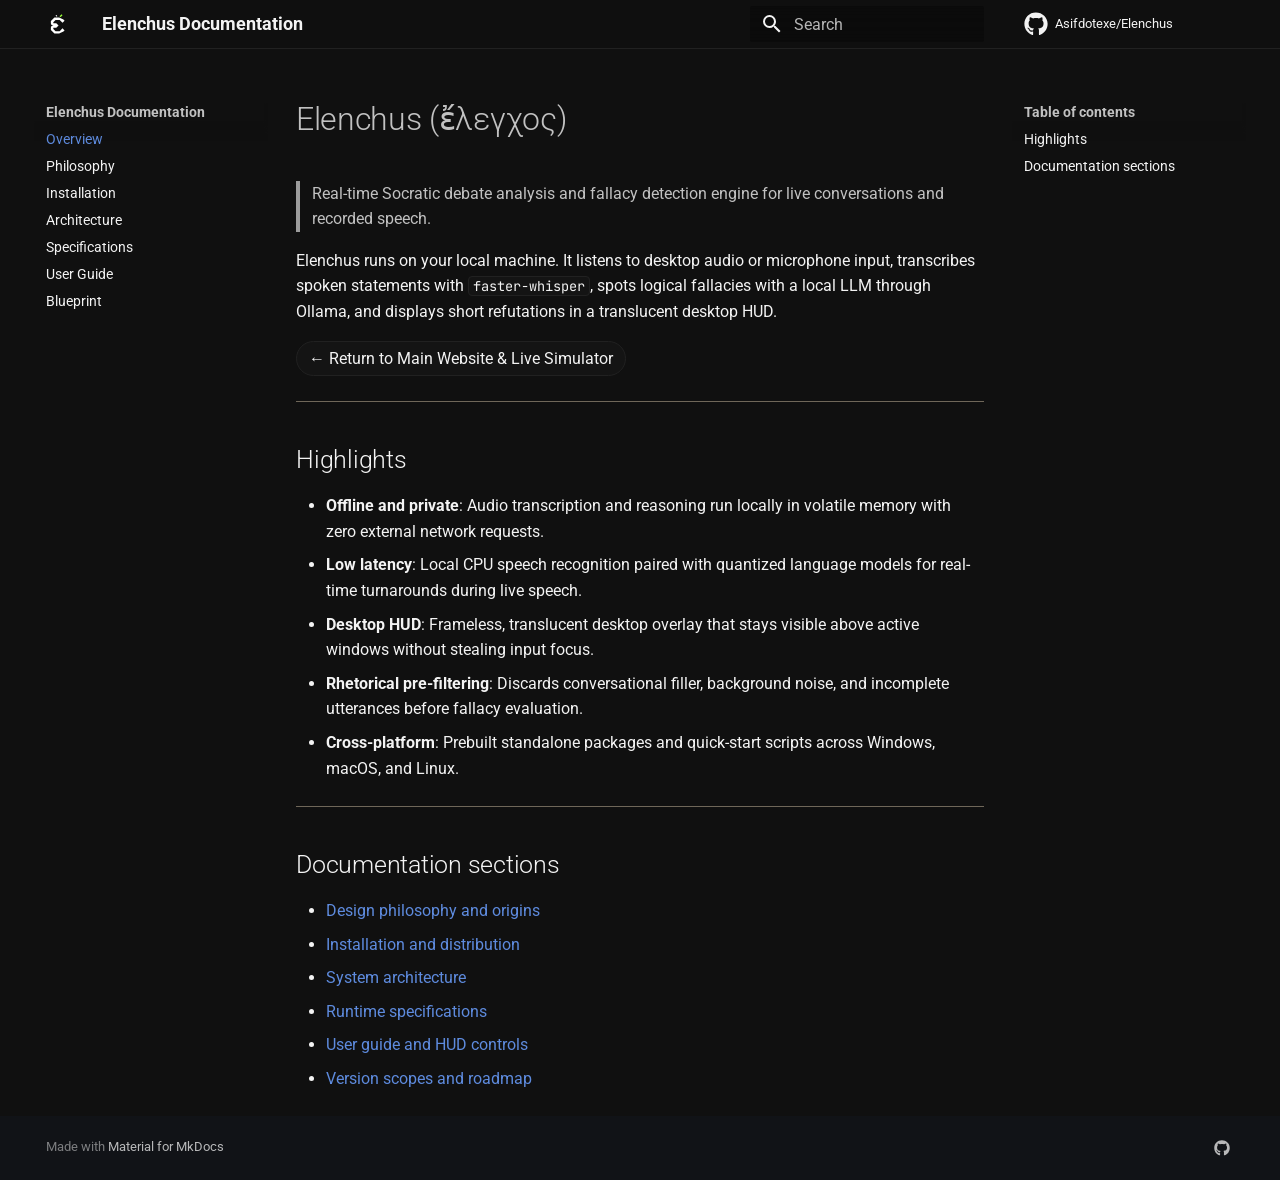
<file: site/docs/index.html>
<!doctype html>
<html lang="en" class="no-js">
  <head>

      <meta charset="utf-8">
      <meta name="viewport" content="width=device-width,initial-scale=1">

        <meta name="description" content="Socratic debate analysis and fallacy detection engine. System architecture, installation, and technical specifications.">



        <link rel="canonical" href="https://asifdotexe.github.io/Elenchus/docs/">



        <link rel="next" href="philosophy/">





      <link rel="icon" href="assets/favicon.svg">
      <meta name="generator" content="mkdocs-1.6.1, mkdocs-material-9.7.7">



        <title>Elenchus Documentation</title>



      <link rel="stylesheet" href="assets/stylesheets/main.ec1eaa64.min.css">


        <link rel="stylesheet" href="assets/stylesheets/palette.ab4e12ef.min.css">












        <link rel="preconnect" href="https://fonts.gstatic.com" crossorigin>
        <link rel="stylesheet" href="https://fonts.googleapis.com/css?family=Roboto:300,300i,400,400i,700,700i%7CRoboto+Mono:400,400i,700,700i&display=fallback">
        <style>:root{--md-text-font:"Roboto";--md-code-font:"Roboto Mono"}</style>



      <link rel="stylesheet" href="stylesheets/extra.css">

    <script>__md_scope=new URL(".",location),__md_hash=e=>[...e].reduce(((e,_)=>(e<<5)-e+_.charCodeAt(0)),0),__md_get=(e,_=localStorage,t=__md_scope)=>JSON.parse(_.getItem(t.pathname+"."+e)),__md_set=(e,_,t=localStorage,a=__md_scope)=>{try{t.setItem(a.pathname+"."+e,JSON.stringify(_))}catch(e){}}</script>





  </head>







    <body dir="ltr" data-md-color-scheme="slate" data-md-color-primary="black" data-md-color-accent="lime">


    <input class="md-toggle" data-md-toggle="drawer" type="checkbox" id="__drawer" autocomplete="off">
    <input class="md-toggle" data-md-toggle="search" type="checkbox" id="__search" autocomplete="off">
    <label class="md-overlay" for="__drawer"></label>
    <div data-md-component="skip">


        <a href="#elenchus" class="md-skip">
          Skip to content
        </a>

    </div>
    <div data-md-component="announce">

    </div>






<header class="md-header md-header--shadow" data-md-component="header">
  <nav class="md-header__inner md-grid" aria-label="Header">
    <a href="https://asifdotexe.github.io/Elenchus/" title="Elenchus Documentation" class="md-header__button md-logo" aria-label="Elenchus Documentation" data-md-component="logo">

  <img src="assets/logo.svg" alt="logo">

    </a>
    <label class="md-header__button md-icon" for="__drawer">

      <svg xmlns="http://www.w3.org/2000/svg" viewBox="0 0 24 24"><path d="M3 6h18v2H3zm0 5h18v2H3zm0 5h18v2H3z"/></svg>
    </label>
    <div class="md-header__title" data-md-component="header-title">
      <div class="md-header__ellipsis">
        <div class="md-header__topic">
          <span class="md-ellipsis">
            Elenchus Documentation
          </span>
        </div>
        <div class="md-header__topic" data-md-component="header-topic">
          <span class="md-ellipsis">

              Overview

          </span>
        </div>
      </div>
    </div>








        <label class="md-header__button md-icon" for="__search">

          <svg xmlns="http://www.w3.org/2000/svg" viewBox="0 0 24 24"><path d="M9.5 3A6.5 6.5 0 0 1 16 9.5c0 1.61-.59 3.09-1.56 4.23l.27.27h.79l5 5-1.5 1.5-5-5v-.79l-.27-.27A6.52 6.52 0 0 1 9.5 16 6.5 6.5 0 0 1 3 9.5 6.5 6.5 0 0 1 9.5 3m0 2C7 5 5 7 5 9.5S7 14 9.5 14 14 12 14 9.5 12 5 9.5 5"/></svg>
        </label>
        <div class="md-search" data-md-component="search" role="dialog">
  <label class="md-search__overlay" for="__search"></label>
  <div class="md-search__inner" role="search">
    <form class="md-search__form" name="search">
      <input type="text" class="md-search__input" name="query" aria-label="Search" placeholder="Search" autocapitalize="off" autocorrect="off" autocomplete="off" spellcheck="false" data-md-component="search-query" required>
      <label class="md-search__icon md-icon" for="__search">

        <svg xmlns="http://www.w3.org/2000/svg" viewBox="0 0 24 24"><path d="M9.5 3A6.5 6.5 0 0 1 16 9.5c0 1.61-.59 3.09-1.56 4.23l.27.27h.79l5 5-1.5 1.5-5-5v-.79l-.27-.27A6.52 6.52 0 0 1 9.5 16 6.5 6.5 0 0 1 3 9.5 6.5 6.5 0 0 1 9.5 3m0 2C7 5 5 7 5 9.5S7 14 9.5 14 14 12 14 9.5 12 5 9.5 5"/></svg>

        <svg xmlns="http://www.w3.org/2000/svg" viewBox="0 0 24 24"><path d="M20 11v2H8l5.5 5.5-1.42 1.42L4.16 12l7.92-7.92L13.5 5.5 8 11z"/></svg>
      </label>
      <nav class="md-search__options" aria-label="Search">

        <button type="reset" class="md-search__icon md-icon" title="Clear" aria-label="Clear" tabindex="-1">

          <svg xmlns="http://www.w3.org/2000/svg" viewBox="0 0 24 24"><path d="M19 6.41 17.59 5 12 10.59 6.41 5 5 6.41 10.59 12 5 17.59 6.41 19 12 13.41 17.59 19 19 17.59 13.41 12z"/></svg>
        </button>
      </nav>

        <div class="md-search__suggest" data-md-component="search-suggest"></div>

    </form>
    <div class="md-search__output">
      <div class="md-search__scrollwrap" tabindex="0" data-md-scrollfix>
        <div class="md-search-result" data-md-component="search-result">
          <div class="md-search-result__meta">
            Initializing search
          </div>
          <ol class="md-search-result__list" role="presentation"></ol>
        </div>
      </div>
    </div>
  </div>
</div>



      <div class="md-header__source">
        <a href="https://github.com/Asifdotexe/Elenchus" title="Go to repository" class="md-source" data-md-component="source">
  <div class="md-source__icon md-icon">

    <svg xmlns="http://www.w3.org/2000/svg" viewBox="0 0 512 512"><!--! Font Awesome Free 7.1.0 by @fontawesome - https://fontawesome.com License - https://fontawesome.com/license/free (Icons: CC BY 4.0, Fonts: SIL OFL 1.1, Code: MIT License) Copyright 2025 Fonticons, Inc.--><path d="M173.9 397.4c0 2-2.3 3.6-5.2 3.6-3.3.3-5.6-1.3-5.6-3.6 0-2 2.3-3.6 5.2-3.6 3-.3 5.6 1.3 5.6 3.6m-31.1-4.5c-.7 2 1.3 4.3 4.3 4.9 2.6 1 5.6 0 6.2-2s-1.3-4.3-4.3-5.2c-2.6-.7-5.5.3-6.2 2.3m44.2-1.7c-2.9.7-4.9 2.6-4.6 4.9.3 2 2.9 3.3 5.9 2.6 2.9-.7 4.9-2.6 4.6-4.6-.3-1.9-3-3.2-5.9-2.9M252.8 8C114.1 8 8 113.3 8 252c0 110.9 69.8 205.8 169.5 239.2 12.8 2.3 17.3-5.6 17.3-12.1 0-6.2-.3-40.4-.3-61.4 0 0-70 15-84.7-29.8 0 0-11.4-29.1-27.8-36.6 0 0-22.9-15.7 1.6-15.4 0 0 24.9 2 38.6 25.8 21.9 38.6 58.6 27.5 72.9 20.9 2.3-16 8.8-27.1 16-33.7-55.9-6.2-112.3-14.3-112.3-110.5 0-27.5 7.6-41.3 23.6-58.9-2.6-6.5-11.1-33.3 2.6-67.9 20.9-6.5 69 27 69 27 20-5.6 41.5-8.5 62.8-8.5s42.8 2.9 62.8 8.5c0 0 48.1-33.6 69-27 13.7 34.7 5.2 61.4 2.6 67.9 16 17.7 25.8 31.5 25.8 58.9 0 96.5-58.9 104.2-114.8 110.5 9.2 7.9 17 22.9 17 46.4 0 33.7-.3 75.4-.3 83.6 0 6.5 4.6 14.4 17.3 12.1C436.2 457.8 504 362.9 504 252 504 113.3 391.5 8 252.8 8M105.2 352.9c-1.3 1-1 3.3.7 5.2 1.6 1.6 3.9 2.3 5.2 1 1.3-1 1-3.3-.7-5.2-1.6-1.6-3.9-2.3-5.2-1m-10.8-8.1c-.7 1.3.3 2.9 2.3 3.9 1.6 1 3.6.7 4.3-.7.7-1.3-.3-2.9-2.3-3.9-2-.6-3.6-.3-4.3.7m32.4 35.6c-1.6 1.3-1 4.3 1.3 6.2 2.3 2.3 5.2 2.6 6.5 1 1.3-1.3.7-4.3-1.3-6.2-2.2-2.3-5.2-2.6-6.5-1m-11.4-14.7c-1.6 1-1.6 3.6 0 5.9s4.3 3.3 5.6 2.3c1.6-1.3 1.6-3.9 0-6.2-1.4-2.3-4-3.3-5.6-2"/></svg>
  </div>
  <div class="md-source__repository">
    Asifdotexe/Elenchus
  </div>
</a>
      </div>

  </nav>

</header>

    <div class="md-container" data-md-component="container">






      <main class="md-main" data-md-component="main">
        <div class="md-main__inner md-grid">



              <div class="md-sidebar md-sidebar--primary" data-md-component="sidebar" data-md-type="navigation" >
                <div class="md-sidebar__scrollwrap">
                  <div class="md-sidebar__inner">




<nav class="md-nav md-nav--primary" aria-label="Navigation" data-md-level="0">
  <label class="md-nav__title" for="__drawer">
    <a href="https://asifdotexe.github.io/Elenchus/" title="Elenchus Documentation" class="md-nav__button md-logo" aria-label="Elenchus Documentation" data-md-component="logo">

  <img src="assets/logo.svg" alt="logo">

    </a>
    Elenchus Documentation
  </label>

    <div class="md-nav__source">
      <a href="https://github.com/Asifdotexe/Elenchus" title="Go to repository" class="md-source" data-md-component="source">
  <div class="md-source__icon md-icon">

    <svg xmlns="http://www.w3.org/2000/svg" viewBox="0 0 512 512"><!--! Font Awesome Free 7.1.0 by @fontawesome - https://fontawesome.com License - https://fontawesome.com/license/free (Icons: CC BY 4.0, Fonts: SIL OFL 1.1, Code: MIT License) Copyright 2025 Fonticons, Inc.--><path d="M173.9 397.4c0 2-2.3 3.6-5.2 3.6-3.3.3-5.6-1.3-5.6-3.6 0-2 2.3-3.6 5.2-3.6 3-.3 5.6 1.3 5.6 3.6m-31.1-4.5c-.7 2 1.3 4.3 4.3 4.9 2.6 1 5.6 0 6.2-2s-1.3-4.3-4.3-5.2c-2.6-.7-5.5.3-6.2 2.3m44.2-1.7c-2.9.7-4.9 2.6-4.6 4.9.3 2 2.9 3.3 5.9 2.6 2.9-.7 4.9-2.6 4.6-4.6-.3-1.9-3-3.2-5.9-2.9M252.8 8C114.1 8 8 113.3 8 252c0 110.9 69.8 205.8 169.5 239.2 12.8 2.3 17.3-5.6 17.3-12.1 0-6.2-.3-40.4-.3-61.4 0 0-70 15-84.7-29.8 0 0-11.4-29.1-27.8-36.6 0 0-22.9-15.7 1.6-15.4 0 0 24.9 2 38.6 25.8 21.9 38.6 58.6 27.5 72.9 20.9 2.3-16 8.8-27.1 16-33.7-55.9-6.2-112.3-14.3-112.3-110.5 0-27.5 7.6-41.3 23.6-58.9-2.6-6.5-11.1-33.3 2.6-67.9 20.9-6.5 69 27 69 27 20-5.6 41.5-8.5 62.8-8.5s42.8 2.9 62.8 8.5c0 0 48.1-33.6 69-27 13.7 34.7 5.2 61.4 2.6 67.9 16 17.7 25.8 31.5 25.8 58.9 0 96.5-58.9 104.2-114.8 110.5 9.2 7.9 17 22.9 17 46.4 0 33.7-.3 75.4-.3 83.6 0 6.5 4.6 14.4 17.3 12.1C436.2 457.8 504 362.9 504 252 504 113.3 391.5 8 252.8 8M105.2 352.9c-1.3 1-1 3.3.7 5.2 1.6 1.6 3.9 2.3 5.2 1 1.3-1 1-3.3-.7-5.2-1.6-1.6-3.9-2.3-5.2-1m-10.8-8.1c-.7 1.3.3 2.9 2.3 3.9 1.6 1 3.6.7 4.3-.7.7-1.3-.3-2.9-2.3-3.9-2-.6-3.6-.3-4.3.7m32.4 35.6c-1.6 1.3-1 4.3 1.3 6.2 2.3 2.3 5.2 2.6 6.5 1 1.3-1.3.7-4.3-1.3-6.2-2.2-2.3-5.2-2.6-6.5-1m-11.4-14.7c-1.6 1-1.6 3.6 0 5.9s4.3 3.3 5.6 2.3c1.6-1.3 1.6-3.9 0-6.2-1.4-2.3-4-3.3-5.6-2"/></svg>
  </div>
  <div class="md-source__repository">
    Asifdotexe/Elenchus
  </div>
</a>
    </div>

  <ul class="md-nav__list" data-md-scrollfix>









    <li class="md-nav__item md-nav__item--active">

      <input class="md-nav__toggle md-toggle" type="checkbox" id="__toc">





        <label class="md-nav__link md-nav__link--active" for="__toc">



  <span class="md-ellipsis">


    Overview



  </span>



          <span class="md-nav__icon md-icon"></span>
        </label>

      <a href="." class="md-nav__link md-nav__link--active">



  <span class="md-ellipsis">


    Overview



  </span>



      </a>



<nav class="md-nav md-nav--secondary" aria-label="Table of contents">






    <label class="md-nav__title" for="__toc">
      <span class="md-nav__icon md-icon"></span>
      Table of contents
    </label>
    <ul class="md-nav__list" data-md-component="toc" data-md-scrollfix>

        <li class="md-nav__item">
  <a href="#highlights" class="md-nav__link">
    <span class="md-ellipsis">

        Highlights

    </span>
  </a>

</li>

        <li class="md-nav__item">
  <a href="#documentation-sections" class="md-nav__link">
    <span class="md-ellipsis">

        Documentation sections

    </span>
  </a>

</li>

    </ul>

</nav>

    </li>









    <li class="md-nav__item">
      <a href="philosophy/" class="md-nav__link">



  <span class="md-ellipsis">


    Philosophy



  </span>



      </a>
    </li>









    <li class="md-nav__item">
      <a href="installation/" class="md-nav__link">



  <span class="md-ellipsis">


    Installation



  </span>



      </a>
    </li>









    <li class="md-nav__item">
      <a href="architecture/" class="md-nav__link">



  <span class="md-ellipsis">


    Architecture



  </span>



      </a>
    </li>









    <li class="md-nav__item">
      <a href="specifications/" class="md-nav__link">



  <span class="md-ellipsis">


    Specifications



  </span>



      </a>
    </li>









    <li class="md-nav__item">
      <a href="user-guide/" class="md-nav__link">



  <span class="md-ellipsis">


    User Guide



  </span>



      </a>
    </li>









    <li class="md-nav__item">
      <a href="blueprint/" class="md-nav__link">



  <span class="md-ellipsis">


    Blueprint



  </span>



      </a>
    </li>



  </ul>
</nav>
                  </div>
                </div>
              </div>



              <div class="md-sidebar md-sidebar--secondary" data-md-component="sidebar" data-md-type="toc" >
                <div class="md-sidebar__scrollwrap">
                  <div class="md-sidebar__inner">


<nav class="md-nav md-nav--secondary" aria-label="Table of contents">






    <label class="md-nav__title" for="__toc">
      <span class="md-nav__icon md-icon"></span>
      Table of contents
    </label>
    <ul class="md-nav__list" data-md-component="toc" data-md-scrollfix>

        <li class="md-nav__item">
  <a href="#highlights" class="md-nav__link">
    <span class="md-ellipsis">

        Highlights

    </span>
  </a>

</li>

        <li class="md-nav__item">
  <a href="#documentation-sections" class="md-nav__link">
    <span class="md-ellipsis">

        Documentation sections

    </span>
  </a>

</li>

    </ul>

</nav>
                  </div>
                </div>
              </div>



            <div class="md-content" data-md-component="content">

              <article class="md-content__inner md-typeset">








<h1 id="elenchus">Elenchus (ἔλεγχος)</h1>
<blockquote>
<p>Real-time Socratic debate analysis and fallacy detection engine for live conversations and recorded speech.</p>
</blockquote>
<p>Elenchus runs on your local machine. It listens to desktop audio or microphone input, transcribes spoken statements with <code>faster-whisper</code>, spots logical fallacies with a local LLM through Ollama, and displays short refutations in a translucent desktop HUD.</p>
<p><a href="../" class="elenchus-home-link">
  <span>← Return to Main Website &amp; Live Simulator</span>
</a></p>
<hr />
<h2 id="highlights">Highlights</h2>
<ul>
<li><strong>Offline and private</strong>: Audio transcription and reasoning run locally in volatile memory with zero external network requests.</li>
<li><strong>Low latency</strong>: Local CPU speech recognition paired with quantized language models for real-time turnarounds during live speech.</li>
<li><strong>Desktop HUD</strong>: Frameless, translucent desktop overlay that stays visible above active windows without stealing input focus.</li>
<li><strong>Rhetorical pre-filtering</strong>: Discards conversational filler, background noise, and incomplete utterances before fallacy evaluation.</li>
<li><strong>Cross-platform</strong>: Prebuilt standalone packages and quick-start scripts across Windows, macOS, and Linux.</li>
</ul>
<hr />
<h2 id="documentation-sections">Documentation sections</h2>
<ul>
<li><a href="philosophy/">Design philosophy and origins</a></li>
<li><a href="installation/">Installation and distribution</a></li>
<li><a href="architecture/">System architecture</a></li>
<li><a href="specifications/">Runtime specifications</a></li>
<li><a href="user-guide/">User guide and HUD controls</a></li>
<li><a href="blueprint/">Version scopes and roadmap</a></li>
</ul>













              </article>
            </div>


<script>var target=document.getElementById(location.hash.slice(1));target&&target.name&&(target.checked=target.name.startsWith("__tabbed_"))</script>
        </div>

          <button type="button" class="md-top md-icon" data-md-component="top" hidden>

  <svg xmlns="http://www.w3.org/2000/svg" viewBox="0 0 24 24"><path d="M13 20h-2V8l-5.5 5.5-1.42-1.42L12 4.16l7.92 7.92-1.42 1.42L13 8z"/></svg>
  Back to top
</button>

      </main>

        <footer class="md-footer">

  <div class="md-footer-meta md-typeset">
    <div class="md-footer-meta__inner md-grid">
      <div class="md-copyright">


    Made with
    <a href="https://squidfunk.github.io/mkdocs-material/" target="_blank" rel="noopener">
      Material for MkDocs
    </a>

</div>


<div class="md-social">





    <a href="https://github.com/Asifdotexe/Elenchus" target="_blank" rel="noopener" title="GitHub Repository" class="md-social__link">
      <svg xmlns="http://www.w3.org/2000/svg" viewBox="0 0 512 512"><!--! Font Awesome Free 7.1.0 by @fontawesome - https://fontawesome.com License - https://fontawesome.com/license/free (Icons: CC BY 4.0, Fonts: SIL OFL 1.1, Code: MIT License) Copyright 2025 Fonticons, Inc.--><path d="M173.9 397.4c0 2-2.3 3.6-5.2 3.6-3.3.3-5.6-1.3-5.6-3.6 0-2 2.3-3.6 5.2-3.6 3-.3 5.6 1.3 5.6 3.6m-31.1-4.5c-.7 2 1.3 4.3 4.3 4.9 2.6 1 5.6 0 6.2-2s-1.3-4.3-4.3-5.2c-2.6-.7-5.5.3-6.2 2.3m44.2-1.7c-2.9.7-4.9 2.6-4.6 4.9.3 2 2.9 3.3 5.9 2.6 2.9-.7 4.9-2.6 4.6-4.6-.3-1.9-3-3.2-5.9-2.9M252.8 8C114.1 8 8 113.3 8 252c0 110.9 69.8 205.8 169.5 239.2 12.8 2.3 17.3-5.6 17.3-12.1 0-6.2-.3-40.4-.3-61.4 0 0-70 15-84.7-29.8 0 0-11.4-29.1-27.8-36.6 0 0-22.9-15.7 1.6-15.4 0 0 24.9 2 38.6 25.8 21.9 38.6 58.6 27.5 72.9 20.9 2.3-16 8.8-27.1 16-33.7-55.9-6.2-112.3-14.3-112.3-110.5 0-27.5 7.6-41.3 23.6-58.9-2.6-6.5-11.1-33.3 2.6-67.9 20.9-6.5 69 27 69 27 20-5.6 41.5-8.5 62.8-8.5s42.8 2.9 62.8 8.5c0 0 48.1-33.6 69-27 13.7 34.7 5.2 61.4 2.6 67.9 16 17.7 25.8 31.5 25.8 58.9 0 96.5-58.9 104.2-114.8 110.5 9.2 7.9 17 22.9 17 46.4 0 33.7-.3 75.4-.3 83.6 0 6.5 4.6 14.4 17.3 12.1C436.2 457.8 504 362.9 504 252 504 113.3 391.5 8 252.8 8M105.2 352.9c-1.3 1-1 3.3.7 5.2 1.6 1.6 3.9 2.3 5.2 1 1.3-1 1-3.3-.7-5.2-1.6-1.6-3.9-2.3-5.2-1m-10.8-8.1c-.7 1.3.3 2.9 2.3 3.9 1.6 1 3.6.7 4.3-.7.7-1.3-.3-2.9-2.3-3.9-2-.6-3.6-.3-4.3.7m32.4 35.6c-1.6 1.3-1 4.3 1.3 6.2 2.3 2.3 5.2 2.6 6.5 1 1.3-1.3.7-4.3-1.3-6.2-2.2-2.3-5.2-2.6-6.5-1m-11.4-14.7c-1.6 1-1.6 3.6 0 5.9s4.3 3.3 5.6 2.3c1.6-1.3 1.6-3.9 0-6.2-1.4-2.3-4-3.3-5.6-2"/></svg>
    </a>

</div>

    </div>
  </div>
</footer>

    </div>
    <div class="md-dialog" data-md-component="dialog">
      <div class="md-dialog__inner md-typeset"></div>
    </div>





      <script id="__config" type="application/json">{"annotate": null, "base": ".", "features": ["navigation.top", "navigation.instant", "navigation.tracking", "toc.follow", "content.code.copy", "search.suggest", "search.highlight"], "search": "assets/javascripts/workers/search.2c215733.min.js", "tags": null, "translations": {"clipboard.copied": "Copied to clipboard", "clipboard.copy": "Copy to clipboard", "search.result.more.one": "1 more on this page", "search.result.more.other": "# more on this page", "search.result.none": "No matching documents", "search.result.one": "1 matching document", "search.result.other": "# matching documents", "search.result.placeholder": "Type to start searching", "search.result.term.missing": "Missing", "select.version": "Select version"}, "version": null}</script>


      <script src="assets/javascripts/bundle.d7400e89.min.js"></script>


  </body>
</html>
</file>
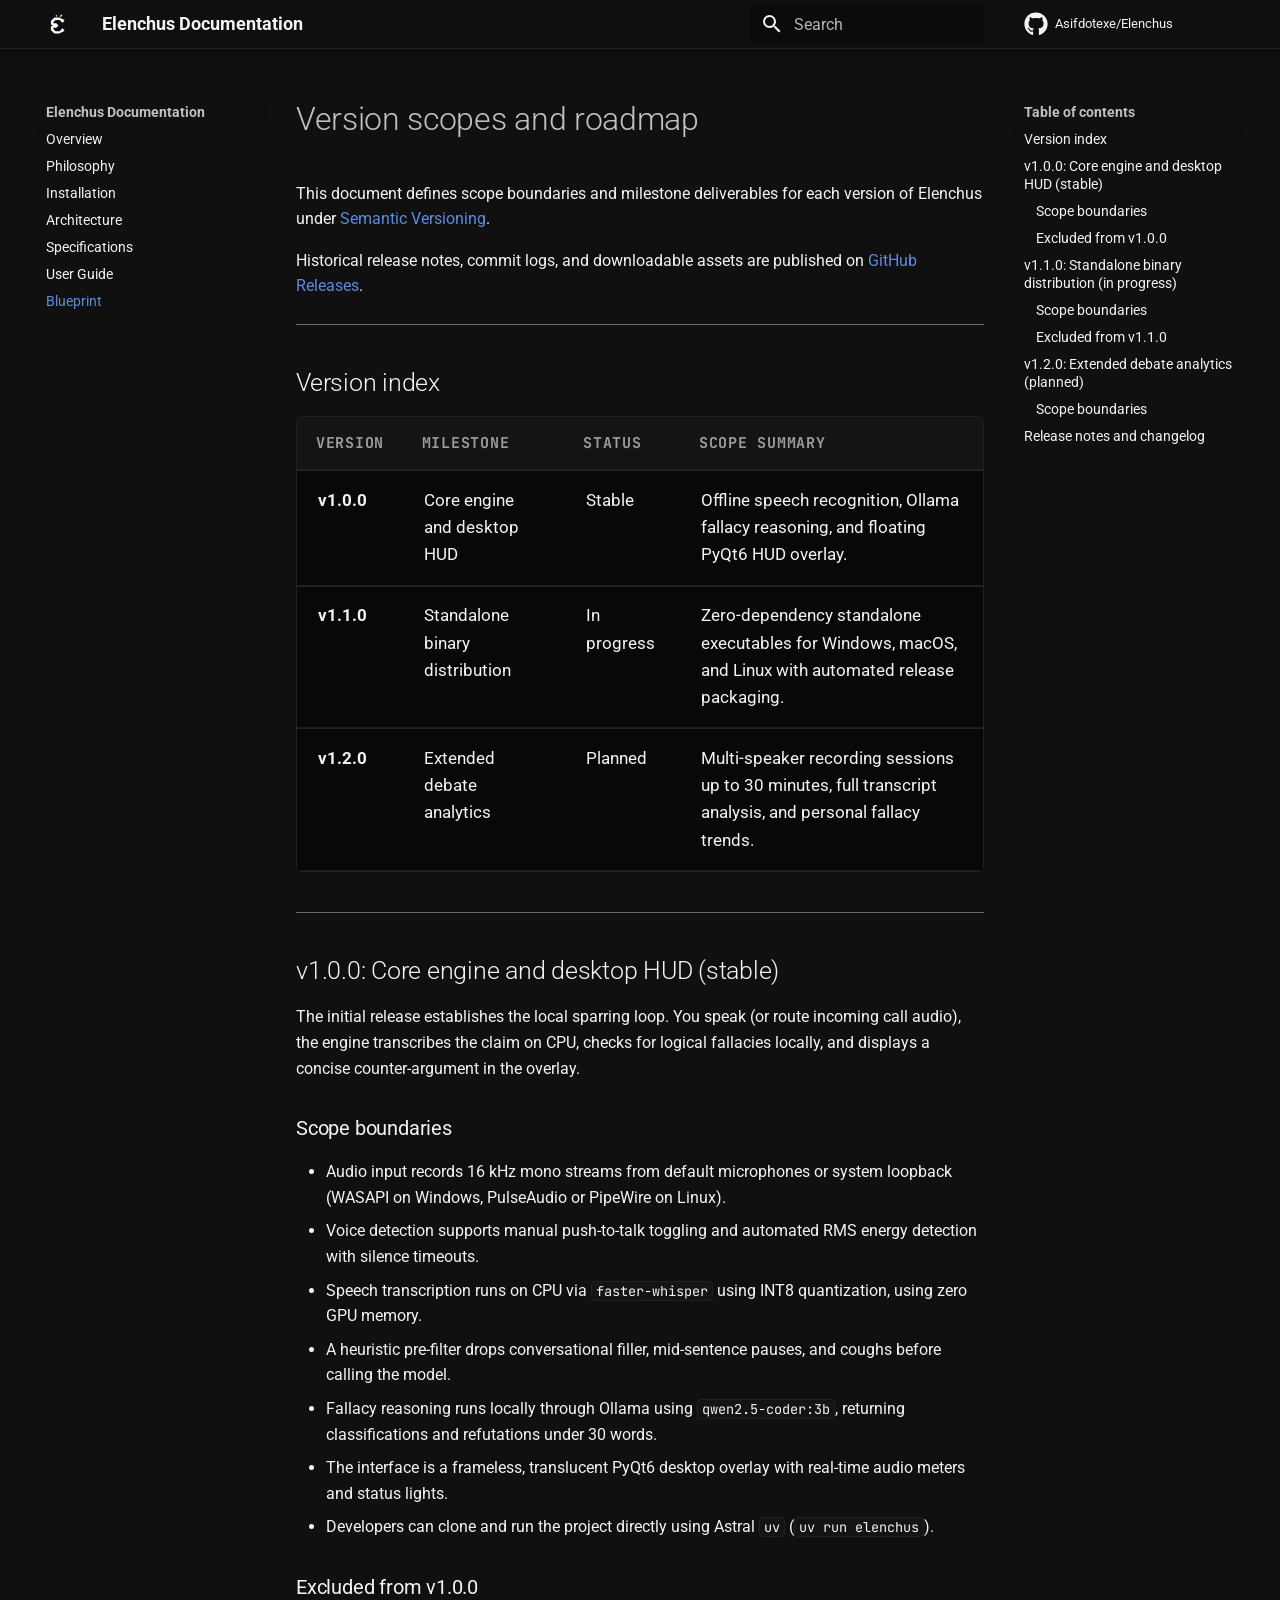
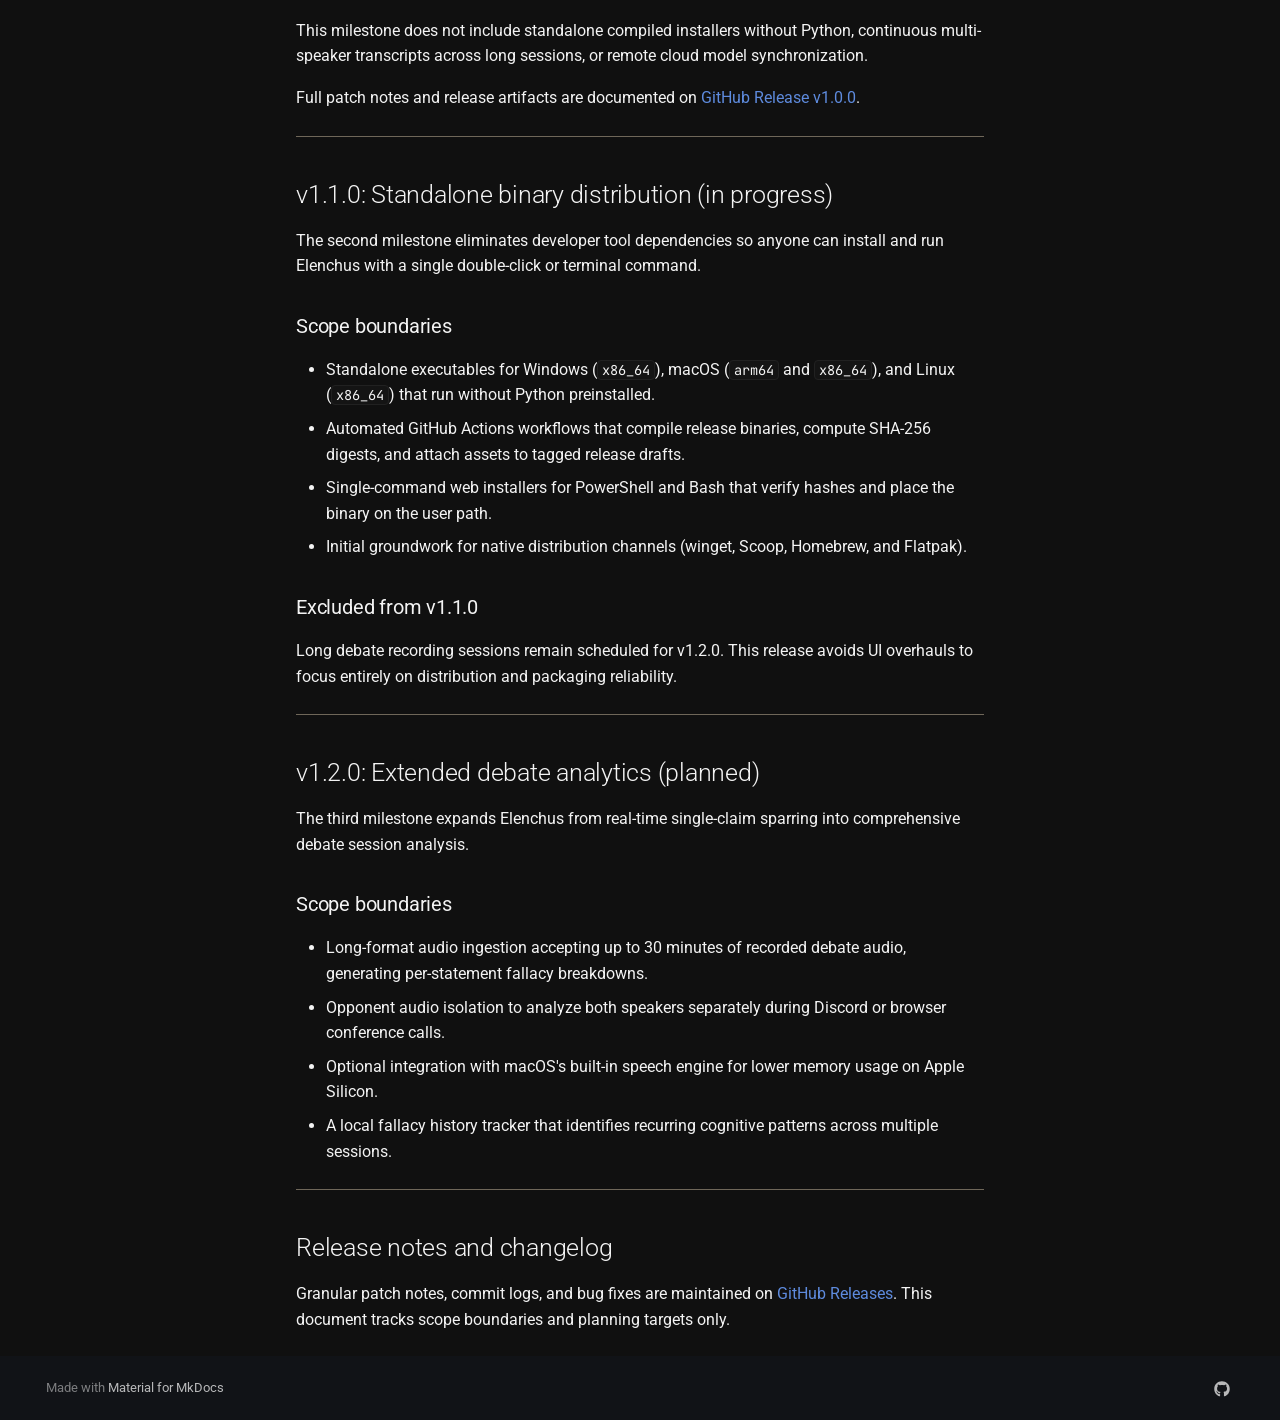
<file: site/docs/blueprint/index.html>
<!doctype html>
<html lang="en" class="no-js">
  <head>

      <meta charset="utf-8">
      <meta name="viewport" content="width=device-width,initial-scale=1">

        <meta name="description" content="Socratic debate analysis and fallacy detection engine. System architecture, installation, and technical specifications.">



        <link rel="canonical" href="https://asifdotexe.github.io/Elenchus/docs/blueprint/">


        <link rel="prev" href="../user-guide/">






      <link rel="icon" href="../assets/favicon.svg">
      <meta name="generator" content="mkdocs-1.6.1, mkdocs-material-9.7.7">



        <title>Blueprint - Elenchus Documentation</title>



      <link rel="stylesheet" href="../assets/stylesheets/main.ec1eaa64.min.css">


        <link rel="stylesheet" href="../assets/stylesheets/palette.ab4e12ef.min.css">












        <link rel="preconnect" href="https://fonts.gstatic.com" crossorigin>
        <link rel="stylesheet" href="https://fonts.googleapis.com/css?family=Roboto:300,300i,400,400i,700,700i%7CRoboto+Mono:400,400i,700,700i&display=fallback">
        <style>:root{--md-text-font:"Roboto";--md-code-font:"Roboto Mono"}</style>



      <link rel="stylesheet" href="../stylesheets/extra.css">

    <script>__md_scope=new URL("..",location),__md_hash=e=>[...e].reduce(((e,_)=>(e<<5)-e+_.charCodeAt(0)),0),__md_get=(e,_=localStorage,t=__md_scope)=>JSON.parse(_.getItem(t.pathname+"."+e)),__md_set=(e,_,t=localStorage,a=__md_scope)=>{try{t.setItem(a.pathname+"."+e,JSON.stringify(_))}catch(e){}}</script>





  </head>







    <body dir="ltr" data-md-color-scheme="slate" data-md-color-primary="black" data-md-color-accent="lime">


    <input class="md-toggle" data-md-toggle="drawer" type="checkbox" id="__drawer" autocomplete="off">
    <input class="md-toggle" data-md-toggle="search" type="checkbox" id="__search" autocomplete="off">
    <label class="md-overlay" for="__drawer"></label>
    <div data-md-component="skip">


        <a href="#version-scopes-and-roadmap" class="md-skip">
          Skip to content
        </a>

    </div>
    <div data-md-component="announce">

    </div>






<header class="md-header md-header--shadow" data-md-component="header">
  <nav class="md-header__inner md-grid" aria-label="Header">
    <a href="https://asifdotexe.github.io/Elenchus/" title="Elenchus Documentation" class="md-header__button md-logo" aria-label="Elenchus Documentation" data-md-component="logo">

  <img src="../assets/logo.svg" alt="logo">

    </a>
    <label class="md-header__button md-icon" for="__drawer">

      <svg xmlns="http://www.w3.org/2000/svg" viewBox="0 0 24 24"><path d="M3 6h18v2H3zm0 5h18v2H3zm0 5h18v2H3z"/></svg>
    </label>
    <div class="md-header__title" data-md-component="header-title">
      <div class="md-header__ellipsis">
        <div class="md-header__topic">
          <span class="md-ellipsis">
            Elenchus Documentation
          </span>
        </div>
        <div class="md-header__topic" data-md-component="header-topic">
          <span class="md-ellipsis">

              Blueprint

          </span>
        </div>
      </div>
    </div>








        <label class="md-header__button md-icon" for="__search">

          <svg xmlns="http://www.w3.org/2000/svg" viewBox="0 0 24 24"><path d="M9.5 3A6.5 6.5 0 0 1 16 9.5c0 1.61-.59 3.09-1.56 4.23l.27.27h.79l5 5-1.5 1.5-5-5v-.79l-.27-.27A6.52 6.52 0 0 1 9.5 16 6.5 6.5 0 0 1 3 9.5 6.5 6.5 0 0 1 9.5 3m0 2C7 5 5 7 5 9.5S7 14 9.5 14 14 12 14 9.5 12 5 9.5 5"/></svg>
        </label>
        <div class="md-search" data-md-component="search" role="dialog">
  <label class="md-search__overlay" for="__search"></label>
  <div class="md-search__inner" role="search">
    <form class="md-search__form" name="search">
      <input type="text" class="md-search__input" name="query" aria-label="Search" placeholder="Search" autocapitalize="off" autocorrect="off" autocomplete="off" spellcheck="false" data-md-component="search-query" required>
      <label class="md-search__icon md-icon" for="__search">

        <svg xmlns="http://www.w3.org/2000/svg" viewBox="0 0 24 24"><path d="M9.5 3A6.5 6.5 0 0 1 16 9.5c0 1.61-.59 3.09-1.56 4.23l.27.27h.79l5 5-1.5 1.5-5-5v-.79l-.27-.27A6.52 6.52 0 0 1 9.5 16 6.5 6.5 0 0 1 3 9.5 6.5 6.5 0 0 1 9.5 3m0 2C7 5 5 7 5 9.5S7 14 9.5 14 14 12 14 9.5 12 5 9.5 5"/></svg>

        <svg xmlns="http://www.w3.org/2000/svg" viewBox="0 0 24 24"><path d="M20 11v2H8l5.5 5.5-1.42 1.42L4.16 12l7.92-7.92L13.5 5.5 8 11z"/></svg>
      </label>
      <nav class="md-search__options" aria-label="Search">

        <button type="reset" class="md-search__icon md-icon" title="Clear" aria-label="Clear" tabindex="-1">

          <svg xmlns="http://www.w3.org/2000/svg" viewBox="0 0 24 24"><path d="M19 6.41 17.59 5 12 10.59 6.41 5 5 6.41 10.59 12 5 17.59 6.41 19 12 13.41 17.59 19 19 17.59 13.41 12z"/></svg>
        </button>
      </nav>

        <div class="md-search__suggest" data-md-component="search-suggest"></div>

    </form>
    <div class="md-search__output">
      <div class="md-search__scrollwrap" tabindex="0" data-md-scrollfix>
        <div class="md-search-result" data-md-component="search-result">
          <div class="md-search-result__meta">
            Initializing search
          </div>
          <ol class="md-search-result__list" role="presentation"></ol>
        </div>
      </div>
    </div>
  </div>
</div>



      <div class="md-header__source">
        <a href="https://github.com/Asifdotexe/Elenchus" title="Go to repository" class="md-source" data-md-component="source">
  <div class="md-source__icon md-icon">

    <svg xmlns="http://www.w3.org/2000/svg" viewBox="0 0 512 512"><!--! Font Awesome Free 7.1.0 by @fontawesome - https://fontawesome.com License - https://fontawesome.com/license/free (Icons: CC BY 4.0, Fonts: SIL OFL 1.1, Code: MIT License) Copyright 2025 Fonticons, Inc.--><path d="M173.9 397.4c0 2-2.3 3.6-5.2 3.6-3.3.3-5.6-1.3-5.6-3.6 0-2 2.3-3.6 5.2-3.6 3-.3 5.6 1.3 5.6 3.6m-31.1-4.5c-.7 2 1.3 4.3 4.3 4.9 2.6 1 5.6 0 6.2-2s-1.3-4.3-4.3-5.2c-2.6-.7-5.5.3-6.2 2.3m44.2-1.7c-2.9.7-4.9 2.6-4.6 4.9.3 2 2.9 3.3 5.9 2.6 2.9-.7 4.9-2.6 4.6-4.6-.3-1.9-3-3.2-5.9-2.9M252.8 8C114.1 8 8 113.3 8 252c0 110.9 69.8 205.8 169.5 239.2 12.8 2.3 17.3-5.6 17.3-12.1 0-6.2-.3-40.4-.3-61.4 0 0-70 15-84.7-29.8 0 0-11.4-29.1-27.8-36.6 0 0-22.9-15.7 1.6-15.4 0 0 24.9 2 38.6 25.8 21.9 38.6 58.6 27.5 72.9 20.9 2.3-16 8.8-27.1 16-33.7-55.9-6.2-112.3-14.3-112.3-110.5 0-27.5 7.6-41.3 23.6-58.9-2.6-6.5-11.1-33.3 2.6-67.9 20.9-6.5 69 27 69 27 20-5.6 41.5-8.5 62.8-8.5s42.8 2.9 62.8 8.5c0 0 48.1-33.6 69-27 13.7 34.7 5.2 61.4 2.6 67.9 16 17.7 25.8 31.5 25.8 58.9 0 96.5-58.9 104.2-114.8 110.5 9.2 7.9 17 22.9 17 46.4 0 33.7-.3 75.4-.3 83.6 0 6.5 4.6 14.4 17.3 12.1C436.2 457.8 504 362.9 504 252 504 113.3 391.5 8 252.8 8M105.2 352.9c-1.3 1-1 3.3.7 5.2 1.6 1.6 3.9 2.3 5.2 1 1.3-1 1-3.3-.7-5.2-1.6-1.6-3.9-2.3-5.2-1m-10.8-8.1c-.7 1.3.3 2.9 2.3 3.9 1.6 1 3.6.7 4.3-.7.7-1.3-.3-2.9-2.3-3.9-2-.6-3.6-.3-4.3.7m32.4 35.6c-1.6 1.3-1 4.3 1.3 6.2 2.3 2.3 5.2 2.6 6.5 1 1.3-1.3.7-4.3-1.3-6.2-2.2-2.3-5.2-2.6-6.5-1m-11.4-14.7c-1.6 1-1.6 3.6 0 5.9s4.3 3.3 5.6 2.3c1.6-1.3 1.6-3.9 0-6.2-1.4-2.3-4-3.3-5.6-2"/></svg>
  </div>
  <div class="md-source__repository">
    Asifdotexe/Elenchus
  </div>
</a>
      </div>

  </nav>

</header>

    <div class="md-container" data-md-component="container">






      <main class="md-main" data-md-component="main">
        <div class="md-main__inner md-grid">



              <div class="md-sidebar md-sidebar--primary" data-md-component="sidebar" data-md-type="navigation" >
                <div class="md-sidebar__scrollwrap">
                  <div class="md-sidebar__inner">




<nav class="md-nav md-nav--primary" aria-label="Navigation" data-md-level="0">
  <label class="md-nav__title" for="__drawer">
    <a href="https://asifdotexe.github.io/Elenchus/" title="Elenchus Documentation" class="md-nav__button md-logo" aria-label="Elenchus Documentation" data-md-component="logo">

  <img src="../assets/logo.svg" alt="logo">

    </a>
    Elenchus Documentation
  </label>

    <div class="md-nav__source">
      <a href="https://github.com/Asifdotexe/Elenchus" title="Go to repository" class="md-source" data-md-component="source">
  <div class="md-source__icon md-icon">

    <svg xmlns="http://www.w3.org/2000/svg" viewBox="0 0 512 512"><!--! Font Awesome Free 7.1.0 by @fontawesome - https://fontawesome.com License - https://fontawesome.com/license/free (Icons: CC BY 4.0, Fonts: SIL OFL 1.1, Code: MIT License) Copyright 2025 Fonticons, Inc.--><path d="M173.9 397.4c0 2-2.3 3.6-5.2 3.6-3.3.3-5.6-1.3-5.6-3.6 0-2 2.3-3.6 5.2-3.6 3-.3 5.6 1.3 5.6 3.6m-31.1-4.5c-.7 2 1.3 4.3 4.3 4.9 2.6 1 5.6 0 6.2-2s-1.3-4.3-4.3-5.2c-2.6-.7-5.5.3-6.2 2.3m44.2-1.7c-2.9.7-4.9 2.6-4.6 4.9.3 2 2.9 3.3 5.9 2.6 2.9-.7 4.9-2.6 4.6-4.6-.3-1.9-3-3.2-5.9-2.9M252.8 8C114.1 8 8 113.3 8 252c0 110.9 69.8 205.8 169.5 239.2 12.8 2.3 17.3-5.6 17.3-12.1 0-6.2-.3-40.4-.3-61.4 0 0-70 15-84.7-29.8 0 0-11.4-29.1-27.8-36.6 0 0-22.9-15.7 1.6-15.4 0 0 24.9 2 38.6 25.8 21.9 38.6 58.6 27.5 72.9 20.9 2.3-16 8.8-27.1 16-33.7-55.9-6.2-112.3-14.3-112.3-110.5 0-27.5 7.6-41.3 23.6-58.9-2.6-6.5-11.1-33.3 2.6-67.9 20.9-6.5 69 27 69 27 20-5.6 41.5-8.5 62.8-8.5s42.8 2.9 62.8 8.5c0 0 48.1-33.6 69-27 13.7 34.7 5.2 61.4 2.6 67.9 16 17.7 25.8 31.5 25.8 58.9 0 96.5-58.9 104.2-114.8 110.5 9.2 7.9 17 22.9 17 46.4 0 33.7-.3 75.4-.3 83.6 0 6.5 4.6 14.4 17.3 12.1C436.2 457.8 504 362.9 504 252 504 113.3 391.5 8 252.8 8M105.2 352.9c-1.3 1-1 3.3.7 5.2 1.6 1.6 3.9 2.3 5.2 1 1.3-1 1-3.3-.7-5.2-1.6-1.6-3.9-2.3-5.2-1m-10.8-8.1c-.7 1.3.3 2.9 2.3 3.9 1.6 1 3.6.7 4.3-.7.7-1.3-.3-2.9-2.3-3.9-2-.6-3.6-.3-4.3.7m32.4 35.6c-1.6 1.3-1 4.3 1.3 6.2 2.3 2.3 5.2 2.6 6.5 1 1.3-1.3.7-4.3-1.3-6.2-2.2-2.3-5.2-2.6-6.5-1m-11.4-14.7c-1.6 1-1.6 3.6 0 5.9s4.3 3.3 5.6 2.3c1.6-1.3 1.6-3.9 0-6.2-1.4-2.3-4-3.3-5.6-2"/></svg>
  </div>
  <div class="md-source__repository">
    Asifdotexe/Elenchus
  </div>
</a>
    </div>

  <ul class="md-nav__list" data-md-scrollfix>







    <li class="md-nav__item">
      <a href=".." class="md-nav__link">



  <span class="md-ellipsis">


    Overview



  </span>



      </a>
    </li>









    <li class="md-nav__item">
      <a href="../philosophy/" class="md-nav__link">



  <span class="md-ellipsis">


    Philosophy



  </span>



      </a>
    </li>









    <li class="md-nav__item">
      <a href="../installation/" class="md-nav__link">



  <span class="md-ellipsis">


    Installation



  </span>



      </a>
    </li>









    <li class="md-nav__item">
      <a href="../architecture/" class="md-nav__link">



  <span class="md-ellipsis">


    Architecture



  </span>



      </a>
    </li>









    <li class="md-nav__item">
      <a href="../specifications/" class="md-nav__link">



  <span class="md-ellipsis">


    Specifications



  </span>



      </a>
    </li>









    <li class="md-nav__item">
      <a href="../user-guide/" class="md-nav__link">



  <span class="md-ellipsis">


    User Guide



  </span>



      </a>
    </li>











    <li class="md-nav__item md-nav__item--active">

      <input class="md-nav__toggle md-toggle" type="checkbox" id="__toc">





        <label class="md-nav__link md-nav__link--active" for="__toc">



  <span class="md-ellipsis">


    Blueprint



  </span>



          <span class="md-nav__icon md-icon"></span>
        </label>

      <a href="./" class="md-nav__link md-nav__link--active">



  <span class="md-ellipsis">


    Blueprint



  </span>



      </a>



<nav class="md-nav md-nav--secondary" aria-label="Table of contents">






    <label class="md-nav__title" for="__toc">
      <span class="md-nav__icon md-icon"></span>
      Table of contents
    </label>
    <ul class="md-nav__list" data-md-component="toc" data-md-scrollfix>

        <li class="md-nav__item">
  <a href="#version-index" class="md-nav__link">
    <span class="md-ellipsis">

        Version index

    </span>
  </a>

</li>

        <li class="md-nav__item">
  <a href="#v100-core-engine-and-desktop-hud-stable" class="md-nav__link">
    <span class="md-ellipsis">

        v1.0.0: Core engine and desktop HUD (stable)

    </span>
  </a>

    <nav class="md-nav" aria-label="v1.0.0: Core engine and desktop HUD (stable)">
      <ul class="md-nav__list">

          <li class="md-nav__item">
  <a href="#scope-boundaries" class="md-nav__link">
    <span class="md-ellipsis">

        Scope boundaries

    </span>
  </a>

</li>

          <li class="md-nav__item">
  <a href="#excluded-from-v100" class="md-nav__link">
    <span class="md-ellipsis">

        Excluded from v1.0.0

    </span>
  </a>

</li>

      </ul>
    </nav>

</li>

        <li class="md-nav__item">
  <a href="#v110-standalone-binary-distribution-in-progress" class="md-nav__link">
    <span class="md-ellipsis">

        v1.1.0: Standalone binary distribution (in progress)

    </span>
  </a>

    <nav class="md-nav" aria-label="v1.1.0: Standalone binary distribution (in progress)">
      <ul class="md-nav__list">

          <li class="md-nav__item">
  <a href="#scope-boundaries_1" class="md-nav__link">
    <span class="md-ellipsis">

        Scope boundaries

    </span>
  </a>

</li>

          <li class="md-nav__item">
  <a href="#excluded-from-v110" class="md-nav__link">
    <span class="md-ellipsis">

        Excluded from v1.1.0

    </span>
  </a>

</li>

      </ul>
    </nav>

</li>

        <li class="md-nav__item">
  <a href="#v120-extended-debate-analytics-planned" class="md-nav__link">
    <span class="md-ellipsis">

        v1.2.0: Extended debate analytics (planned)

    </span>
  </a>

    <nav class="md-nav" aria-label="v1.2.0: Extended debate analytics (planned)">
      <ul class="md-nav__list">

          <li class="md-nav__item">
  <a href="#scope-boundaries_2" class="md-nav__link">
    <span class="md-ellipsis">

        Scope boundaries

    </span>
  </a>

</li>

      </ul>
    </nav>

</li>

        <li class="md-nav__item">
  <a href="#release-notes-and-changelog" class="md-nav__link">
    <span class="md-ellipsis">

        Release notes and changelog

    </span>
  </a>

</li>

    </ul>

</nav>

    </li>



  </ul>
</nav>
                  </div>
                </div>
              </div>



              <div class="md-sidebar md-sidebar--secondary" data-md-component="sidebar" data-md-type="toc" >
                <div class="md-sidebar__scrollwrap">
                  <div class="md-sidebar__inner">


<nav class="md-nav md-nav--secondary" aria-label="Table of contents">






    <label class="md-nav__title" for="__toc">
      <span class="md-nav__icon md-icon"></span>
      Table of contents
    </label>
    <ul class="md-nav__list" data-md-component="toc" data-md-scrollfix>

        <li class="md-nav__item">
  <a href="#version-index" class="md-nav__link">
    <span class="md-ellipsis">

        Version index

    </span>
  </a>

</li>

        <li class="md-nav__item">
  <a href="#v100-core-engine-and-desktop-hud-stable" class="md-nav__link">
    <span class="md-ellipsis">

        v1.0.0: Core engine and desktop HUD (stable)

    </span>
  </a>

    <nav class="md-nav" aria-label="v1.0.0: Core engine and desktop HUD (stable)">
      <ul class="md-nav__list">

          <li class="md-nav__item">
  <a href="#scope-boundaries" class="md-nav__link">
    <span class="md-ellipsis">

        Scope boundaries

    </span>
  </a>

</li>

          <li class="md-nav__item">
  <a href="#excluded-from-v100" class="md-nav__link">
    <span class="md-ellipsis">

        Excluded from v1.0.0

    </span>
  </a>

</li>

      </ul>
    </nav>

</li>

        <li class="md-nav__item">
  <a href="#v110-standalone-binary-distribution-in-progress" class="md-nav__link">
    <span class="md-ellipsis">

        v1.1.0: Standalone binary distribution (in progress)

    </span>
  </a>

    <nav class="md-nav" aria-label="v1.1.0: Standalone binary distribution (in progress)">
      <ul class="md-nav__list">

          <li class="md-nav__item">
  <a href="#scope-boundaries_1" class="md-nav__link">
    <span class="md-ellipsis">

        Scope boundaries

    </span>
  </a>

</li>

          <li class="md-nav__item">
  <a href="#excluded-from-v110" class="md-nav__link">
    <span class="md-ellipsis">

        Excluded from v1.1.0

    </span>
  </a>

</li>

      </ul>
    </nav>

</li>

        <li class="md-nav__item">
  <a href="#v120-extended-debate-analytics-planned" class="md-nav__link">
    <span class="md-ellipsis">

        v1.2.0: Extended debate analytics (planned)

    </span>
  </a>

    <nav class="md-nav" aria-label="v1.2.0: Extended debate analytics (planned)">
      <ul class="md-nav__list">

          <li class="md-nav__item">
  <a href="#scope-boundaries_2" class="md-nav__link">
    <span class="md-ellipsis">

        Scope boundaries

    </span>
  </a>

</li>

      </ul>
    </nav>

</li>

        <li class="md-nav__item">
  <a href="#release-notes-and-changelog" class="md-nav__link">
    <span class="md-ellipsis">

        Release notes and changelog

    </span>
  </a>

</li>

    </ul>

</nav>
                  </div>
                </div>
              </div>



            <div class="md-content" data-md-component="content">

              <article class="md-content__inner md-typeset">








<h1 id="version-scopes-and-roadmap">Version scopes and roadmap</h1>
<p>This document defines scope boundaries and milestone deliverables for each version of Elenchus under <a href="https://semver.org/">Semantic Versioning</a>.</p>
<p>Historical release notes, commit logs, and downloadable assets are published on <a href="https://github.com/Asifdotexe/elenchus/releases">GitHub Releases</a>.</p>
<hr />
<h2 id="version-index">Version index</h2>
<table>
<thead>
<tr>
<th style="text-align: left;">Version</th>
<th style="text-align: left;">Milestone</th>
<th style="text-align: left;">Status</th>
<th style="text-align: left;">Scope summary</th>
</tr>
</thead>
<tbody>
<tr>
<td style="text-align: left;"><strong>v1.0.0</strong></td>
<td style="text-align: left;">Core engine and desktop HUD</td>
<td style="text-align: left;">Stable</td>
<td style="text-align: left;">Offline speech recognition, Ollama fallacy reasoning, and floating PyQt6 HUD overlay.</td>
</tr>
<tr>
<td style="text-align: left;"><strong>v1.1.0</strong></td>
<td style="text-align: left;">Standalone binary distribution</td>
<td style="text-align: left;">In progress</td>
<td style="text-align: left;">Zero-dependency standalone executables for Windows, macOS, and Linux with automated release packaging.</td>
</tr>
<tr>
<td style="text-align: left;"><strong>v1.2.0</strong></td>
<td style="text-align: left;">Extended debate analytics</td>
<td style="text-align: left;">Planned</td>
<td style="text-align: left;">Multi-speaker recording sessions up to 30 minutes, full transcript analysis, and personal fallacy trends.</td>
</tr>
</tbody>
</table>
<hr />
<h2 id="v100-core-engine-and-desktop-hud-stable">v1.0.0: Core engine and desktop HUD (stable)</h2>
<p>The initial release establishes the local sparring loop. You speak (or route incoming call audio), the engine transcribes the claim on CPU, checks for logical fallacies locally, and displays a concise counter-argument in the overlay.</p>
<h3 id="scope-boundaries">Scope boundaries</h3>
<ul>
<li>Audio input records 16 kHz mono streams from default microphones or system loopback (WASAPI on Windows, PulseAudio or PipeWire on Linux).</li>
<li>Voice detection supports manual push-to-talk toggling and automated RMS energy detection with silence timeouts.</li>
<li>Speech transcription runs on CPU via <code>faster-whisper</code> using INT8 quantization, using zero GPU memory.</li>
<li>A heuristic pre-filter drops conversational filler, mid-sentence pauses, and coughs before calling the model.</li>
<li>Fallacy reasoning runs locally through Ollama using <code>qwen2.5-coder:3b</code>, returning classifications and refutations under 30 words.</li>
<li>The interface is a frameless, translucent PyQt6 desktop overlay with real-time audio meters and status lights.</li>
<li>Developers can clone and run the project directly using Astral <code>uv</code> (<code>uv run elenchus</code>).</li>
</ul>
<h3 id="excluded-from-v100">Excluded from v1.0.0</h3>
<p>This milestone does not include standalone compiled installers without Python, continuous multi-speaker transcripts across long sessions, or remote cloud model synchronization.</p>
<p>Full patch notes and release artifacts are documented on <a href="https://github.com/Asifdotexe/elenchus/releases">GitHub Release v1.0.0</a>.</p>
<hr />
<h2 id="v110-standalone-binary-distribution-in-progress">v1.1.0: Standalone binary distribution (in progress)</h2>
<p>The second milestone eliminates developer tool dependencies so anyone can install and run Elenchus with a single double-click or terminal command.</p>
<h3 id="scope-boundaries_1">Scope boundaries</h3>
<ul>
<li>Standalone executables for Windows (<code>x86_64</code>), macOS (<code>arm64</code> and <code>x86_64</code>), and Linux (<code>x86_64</code>) that run without Python preinstalled.</li>
<li>Automated GitHub Actions workflows that compile release binaries, compute SHA-256 digests, and attach assets to tagged release drafts.</li>
<li>Single-command web installers for PowerShell and Bash that verify hashes and place the binary on the user path.</li>
<li>Initial groundwork for native distribution channels (winget, Scoop, Homebrew, and Flatpak).</li>
</ul>
<h3 id="excluded-from-v110">Excluded from v1.1.0</h3>
<p>Long debate recording sessions remain scheduled for v1.2.0. This release avoids UI overhauls to focus entirely on distribution and packaging reliability.</p>
<hr />
<h2 id="v120-extended-debate-analytics-planned">v1.2.0: Extended debate analytics (planned)</h2>
<p>The third milestone expands Elenchus from real-time single-claim sparring into comprehensive debate session analysis.</p>
<h3 id="scope-boundaries_2">Scope boundaries</h3>
<ul>
<li>Long-format audio ingestion accepting up to 30 minutes of recorded debate audio, generating per-statement fallacy breakdowns.</li>
<li>Opponent audio isolation to analyze both speakers separately during Discord or browser conference calls.</li>
<li>Optional integration with macOS's built-in speech engine for lower memory usage on Apple Silicon.</li>
<li>A local fallacy history tracker that identifies recurring cognitive patterns across multiple sessions.</li>
</ul>
<hr />
<h2 id="release-notes-and-changelog">Release notes and changelog</h2>
<p>Granular patch notes, commit logs, and bug fixes are maintained on <a href="https://github.com/Asifdotexe/elenchus/releases">GitHub Releases</a>. This document tracks scope boundaries and planning targets only.</p>













              </article>
            </div>


<script>var target=document.getElementById(location.hash.slice(1));target&&target.name&&(target.checked=target.name.startsWith("__tabbed_"))</script>
        </div>

          <button type="button" class="md-top md-icon" data-md-component="top" hidden>

  <svg xmlns="http://www.w3.org/2000/svg" viewBox="0 0 24 24"><path d="M13 20h-2V8l-5.5 5.5-1.42-1.42L12 4.16l7.92 7.92-1.42 1.42L13 8z"/></svg>
  Back to top
</button>

      </main>

        <footer class="md-footer">

  <div class="md-footer-meta md-typeset">
    <div class="md-footer-meta__inner md-grid">
      <div class="md-copyright">


    Made with
    <a href="https://squidfunk.github.io/mkdocs-material/" target="_blank" rel="noopener">
      Material for MkDocs
    </a>

</div>


<div class="md-social">





    <a href="https://github.com/Asifdotexe/Elenchus" target="_blank" rel="noopener" title="GitHub Repository" class="md-social__link">
      <svg xmlns="http://www.w3.org/2000/svg" viewBox="0 0 512 512"><!--! Font Awesome Free 7.1.0 by @fontawesome - https://fontawesome.com License - https://fontawesome.com/license/free (Icons: CC BY 4.0, Fonts: SIL OFL 1.1, Code: MIT License) Copyright 2025 Fonticons, Inc.--><path d="M173.9 397.4c0 2-2.3 3.6-5.2 3.6-3.3.3-5.6-1.3-5.6-3.6 0-2 2.3-3.6 5.2-3.6 3-.3 5.6 1.3 5.6 3.6m-31.1-4.5c-.7 2 1.3 4.3 4.3 4.9 2.6 1 5.6 0 6.2-2s-1.3-4.3-4.3-5.2c-2.6-.7-5.5.3-6.2 2.3m44.2-1.7c-2.9.7-4.9 2.6-4.6 4.9.3 2 2.9 3.3 5.9 2.6 2.9-.7 4.9-2.6 4.6-4.6-.3-1.9-3-3.2-5.9-2.9M252.8 8C114.1 8 8 113.3 8 252c0 110.9 69.8 205.8 169.5 239.2 12.8 2.3 17.3-5.6 17.3-12.1 0-6.2-.3-40.4-.3-61.4 0 0-70 15-84.7-29.8 0 0-11.4-29.1-27.8-36.6 0 0-22.9-15.7 1.6-15.4 0 0 24.9 2 38.6 25.8 21.9 38.6 58.6 27.5 72.9 20.9 2.3-16 8.8-27.1 16-33.7-55.9-6.2-112.3-14.3-112.3-110.5 0-27.5 7.6-41.3 23.6-58.9-2.6-6.5-11.1-33.3 2.6-67.9 20.9-6.5 69 27 69 27 20-5.6 41.5-8.5 62.8-8.5s42.8 2.9 62.8 8.5c0 0 48.1-33.6 69-27 13.7 34.7 5.2 61.4 2.6 67.9 16 17.7 25.8 31.5 25.8 58.9 0 96.5-58.9 104.2-114.8 110.5 9.2 7.9 17 22.9 17 46.4 0 33.7-.3 75.4-.3 83.6 0 6.5 4.6 14.4 17.3 12.1C436.2 457.8 504 362.9 504 252 504 113.3 391.5 8 252.8 8M105.2 352.9c-1.3 1-1 3.3.7 5.2 1.6 1.6 3.9 2.3 5.2 1 1.3-1 1-3.3-.7-5.2-1.6-1.6-3.9-2.3-5.2-1m-10.8-8.1c-.7 1.3.3 2.9 2.3 3.9 1.6 1 3.6.7 4.3-.7.7-1.3-.3-2.9-2.3-3.9-2-.6-3.6-.3-4.3.7m32.4 35.6c-1.6 1.3-1 4.3 1.3 6.2 2.3 2.3 5.2 2.6 6.5 1 1.3-1.3.7-4.3-1.3-6.2-2.2-2.3-5.2-2.6-6.5-1m-11.4-14.7c-1.6 1-1.6 3.6 0 5.9s4.3 3.3 5.6 2.3c1.6-1.3 1.6-3.9 0-6.2-1.4-2.3-4-3.3-5.6-2"/></svg>
    </a>

</div>

    </div>
  </div>
</footer>

    </div>
    <div class="md-dialog" data-md-component="dialog">
      <div class="md-dialog__inner md-typeset"></div>
    </div>





      <script id="__config" type="application/json">{"annotate": null, "base": "..", "features": ["navigation.top", "navigation.instant", "navigation.tracking", "toc.follow", "content.code.copy", "search.suggest", "search.highlight"], "search": "../assets/javascripts/workers/search.2c215733.min.js", "tags": null, "translations": {"clipboard.copied": "Copied to clipboard", "clipboard.copy": "Copy to clipboard", "search.result.more.one": "1 more on this page", "search.result.more.other": "# more on this page", "search.result.none": "No matching documents", "search.result.one": "1 matching document", "search.result.other": "# matching documents", "search.result.placeholder": "Type to start searching", "search.result.term.missing": "Missing", "select.version": "Select version"}, "version": null}</script>


      <script src="../assets/javascripts/bundle.d7400e89.min.js"></script>


  </body>
</html>
</file>
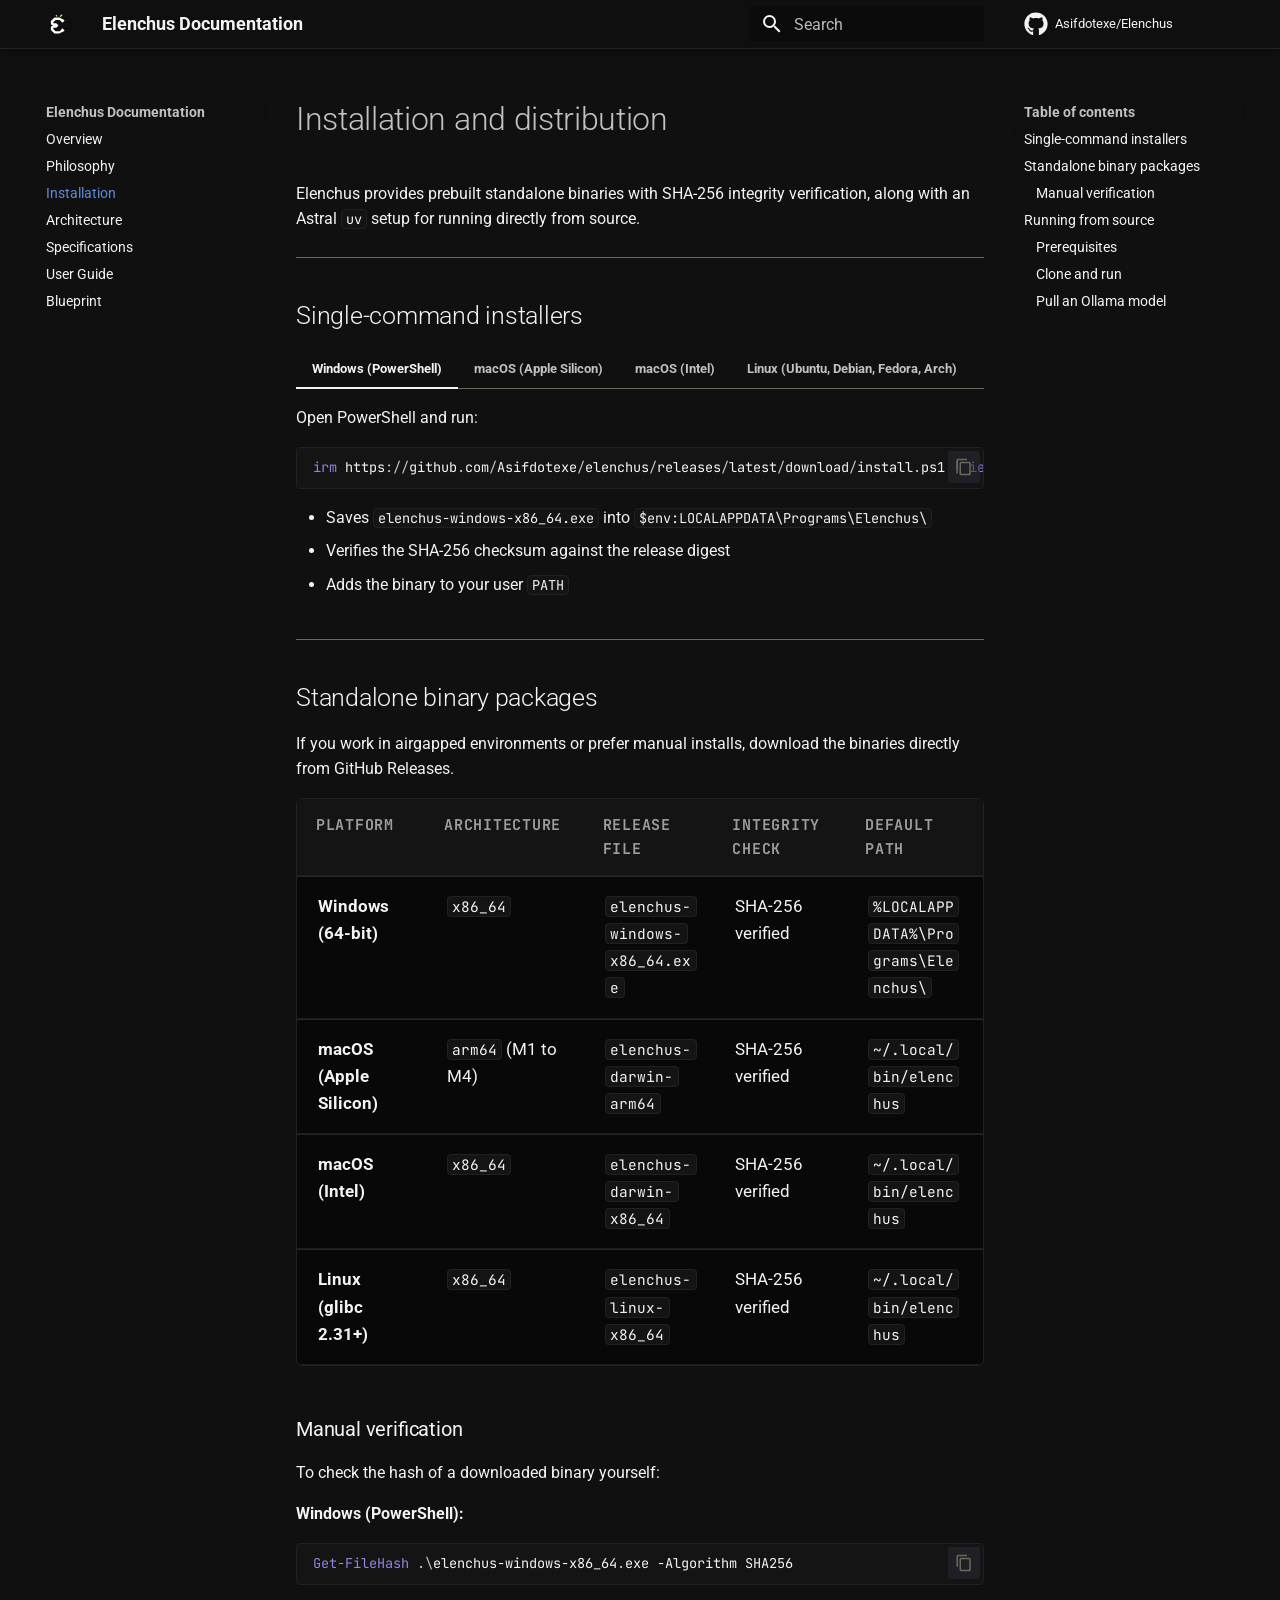
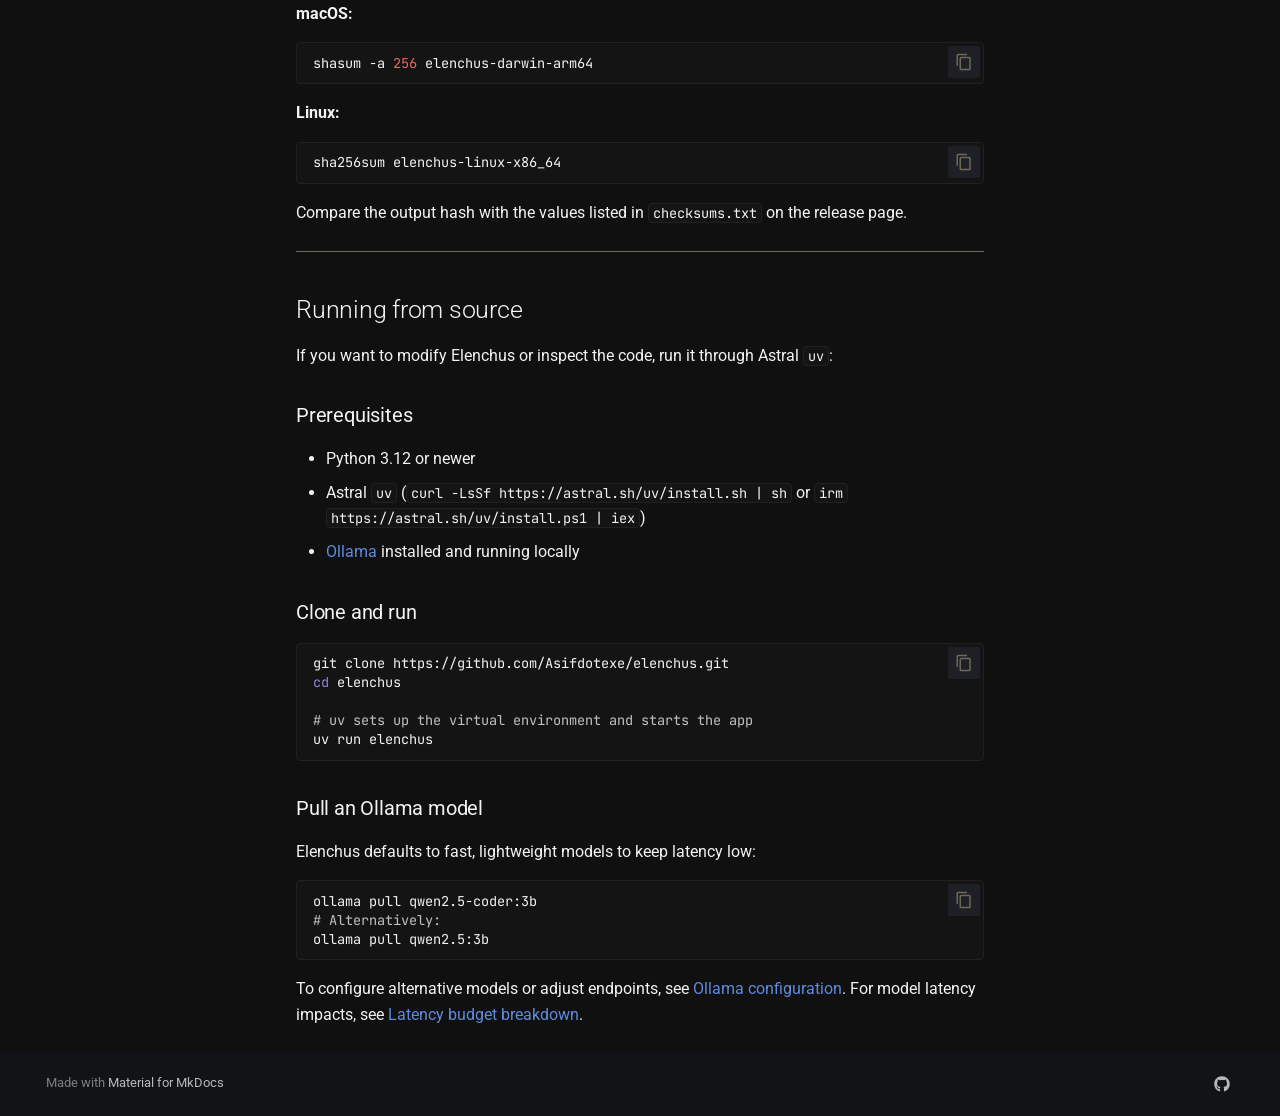
<file: site/docs/installation/index.html>
<!doctype html>
<html lang="en" class="no-js">
  <head>

      <meta charset="utf-8">
      <meta name="viewport" content="width=device-width,initial-scale=1">

        <meta name="description" content="Socratic debate analysis and fallacy detection engine. System architecture, installation, and technical specifications.">



        <link rel="canonical" href="https://asifdotexe.github.io/Elenchus/docs/installation/">


        <link rel="prev" href="../philosophy/">


        <link rel="next" href="../architecture/">





      <link rel="icon" href="../assets/favicon.svg">
      <meta name="generator" content="mkdocs-1.6.1, mkdocs-material-9.7.7">



        <title>Installation - Elenchus Documentation</title>



      <link rel="stylesheet" href="../assets/stylesheets/main.ec1eaa64.min.css">


        <link rel="stylesheet" href="../assets/stylesheets/palette.ab4e12ef.min.css">












        <link rel="preconnect" href="https://fonts.gstatic.com" crossorigin>
        <link rel="stylesheet" href="https://fonts.googleapis.com/css?family=Roboto:300,300i,400,400i,700,700i%7CRoboto+Mono:400,400i,700,700i&display=fallback">
        <style>:root{--md-text-font:"Roboto";--md-code-font:"Roboto Mono"}</style>



      <link rel="stylesheet" href="../stylesheets/extra.css">

    <script>__md_scope=new URL("..",location),__md_hash=e=>[...e].reduce(((e,_)=>(e<<5)-e+_.charCodeAt(0)),0),__md_get=(e,_=localStorage,t=__md_scope)=>JSON.parse(_.getItem(t.pathname+"."+e)),__md_set=(e,_,t=localStorage,a=__md_scope)=>{try{t.setItem(a.pathname+"."+e,JSON.stringify(_))}catch(e){}}</script>





  </head>







    <body dir="ltr" data-md-color-scheme="slate" data-md-color-primary="black" data-md-color-accent="lime">


    <input class="md-toggle" data-md-toggle="drawer" type="checkbox" id="__drawer" autocomplete="off">
    <input class="md-toggle" data-md-toggle="search" type="checkbox" id="__search" autocomplete="off">
    <label class="md-overlay" for="__drawer"></label>
    <div data-md-component="skip">


        <a href="#installation-and-distribution" class="md-skip">
          Skip to content
        </a>

    </div>
    <div data-md-component="announce">

    </div>






<header class="md-header md-header--shadow" data-md-component="header">
  <nav class="md-header__inner md-grid" aria-label="Header">
    <a href="https://asifdotexe.github.io/Elenchus/" title="Elenchus Documentation" class="md-header__button md-logo" aria-label="Elenchus Documentation" data-md-component="logo">

  <img src="../assets/logo.svg" alt="logo">

    </a>
    <label class="md-header__button md-icon" for="__drawer">

      <svg xmlns="http://www.w3.org/2000/svg" viewBox="0 0 24 24"><path d="M3 6h18v2H3zm0 5h18v2H3zm0 5h18v2H3z"/></svg>
    </label>
    <div class="md-header__title" data-md-component="header-title">
      <div class="md-header__ellipsis">
        <div class="md-header__topic">
          <span class="md-ellipsis">
            Elenchus Documentation
          </span>
        </div>
        <div class="md-header__topic" data-md-component="header-topic">
          <span class="md-ellipsis">

              Installation

          </span>
        </div>
      </div>
    </div>








        <label class="md-header__button md-icon" for="__search">

          <svg xmlns="http://www.w3.org/2000/svg" viewBox="0 0 24 24"><path d="M9.5 3A6.5 6.5 0 0 1 16 9.5c0 1.61-.59 3.09-1.56 4.23l.27.27h.79l5 5-1.5 1.5-5-5v-.79l-.27-.27A6.52 6.52 0 0 1 9.5 16 6.5 6.5 0 0 1 3 9.5 6.5 6.5 0 0 1 9.5 3m0 2C7 5 5 7 5 9.5S7 14 9.5 14 14 12 14 9.5 12 5 9.5 5"/></svg>
        </label>
        <div class="md-search" data-md-component="search" role="dialog">
  <label class="md-search__overlay" for="__search"></label>
  <div class="md-search__inner" role="search">
    <form class="md-search__form" name="search">
      <input type="text" class="md-search__input" name="query" aria-label="Search" placeholder="Search" autocapitalize="off" autocorrect="off" autocomplete="off" spellcheck="false" data-md-component="search-query" required>
      <label class="md-search__icon md-icon" for="__search">

        <svg xmlns="http://www.w3.org/2000/svg" viewBox="0 0 24 24"><path d="M9.5 3A6.5 6.5 0 0 1 16 9.5c0 1.61-.59 3.09-1.56 4.23l.27.27h.79l5 5-1.5 1.5-5-5v-.79l-.27-.27A6.52 6.52 0 0 1 9.5 16 6.5 6.5 0 0 1 3 9.5 6.5 6.5 0 0 1 9.5 3m0 2C7 5 5 7 5 9.5S7 14 9.5 14 14 12 14 9.5 12 5 9.5 5"/></svg>

        <svg xmlns="http://www.w3.org/2000/svg" viewBox="0 0 24 24"><path d="M20 11v2H8l5.5 5.5-1.42 1.42L4.16 12l7.92-7.92L13.5 5.5 8 11z"/></svg>
      </label>
      <nav class="md-search__options" aria-label="Search">

        <button type="reset" class="md-search__icon md-icon" title="Clear" aria-label="Clear" tabindex="-1">

          <svg xmlns="http://www.w3.org/2000/svg" viewBox="0 0 24 24"><path d="M19 6.41 17.59 5 12 10.59 6.41 5 5 6.41 10.59 12 5 17.59 6.41 19 12 13.41 17.59 19 19 17.59 13.41 12z"/></svg>
        </button>
      </nav>

        <div class="md-search__suggest" data-md-component="search-suggest"></div>

    </form>
    <div class="md-search__output">
      <div class="md-search__scrollwrap" tabindex="0" data-md-scrollfix>
        <div class="md-search-result" data-md-component="search-result">
          <div class="md-search-result__meta">
            Initializing search
          </div>
          <ol class="md-search-result__list" role="presentation"></ol>
        </div>
      </div>
    </div>
  </div>
</div>



      <div class="md-header__source">
        <a href="https://github.com/Asifdotexe/Elenchus" title="Go to repository" class="md-source" data-md-component="source">
  <div class="md-source__icon md-icon">

    <svg xmlns="http://www.w3.org/2000/svg" viewBox="0 0 512 512"><!--! Font Awesome Free 7.1.0 by @fontawesome - https://fontawesome.com License - https://fontawesome.com/license/free (Icons: CC BY 4.0, Fonts: SIL OFL 1.1, Code: MIT License) Copyright 2025 Fonticons, Inc.--><path d="M173.9 397.4c0 2-2.3 3.6-5.2 3.6-3.3.3-5.6-1.3-5.6-3.6 0-2 2.3-3.6 5.2-3.6 3-.3 5.6 1.3 5.6 3.6m-31.1-4.5c-.7 2 1.3 4.3 4.3 4.9 2.6 1 5.6 0 6.2-2s-1.3-4.3-4.3-5.2c-2.6-.7-5.5.3-6.2 2.3m44.2-1.7c-2.9.7-4.9 2.6-4.6 4.9.3 2 2.9 3.3 5.9 2.6 2.9-.7 4.9-2.6 4.6-4.6-.3-1.9-3-3.2-5.9-2.9M252.8 8C114.1 8 8 113.3 8 252c0 110.9 69.8 205.8 169.5 239.2 12.8 2.3 17.3-5.6 17.3-12.1 0-6.2-.3-40.4-.3-61.4 0 0-70 15-84.7-29.8 0 0-11.4-29.1-27.8-36.6 0 0-22.9-15.7 1.6-15.4 0 0 24.9 2 38.6 25.8 21.9 38.6 58.6 27.5 72.9 20.9 2.3-16 8.8-27.1 16-33.7-55.9-6.2-112.3-14.3-112.3-110.5 0-27.5 7.6-41.3 23.6-58.9-2.6-6.5-11.1-33.3 2.6-67.9 20.9-6.5 69 27 69 27 20-5.6 41.5-8.5 62.8-8.5s42.8 2.9 62.8 8.5c0 0 48.1-33.6 69-27 13.7 34.7 5.2 61.4 2.6 67.9 16 17.7 25.8 31.5 25.8 58.9 0 96.5-58.9 104.2-114.8 110.5 9.2 7.9 17 22.9 17 46.4 0 33.7-.3 75.4-.3 83.6 0 6.5 4.6 14.4 17.3 12.1C436.2 457.8 504 362.9 504 252 504 113.3 391.5 8 252.8 8M105.2 352.9c-1.3 1-1 3.3.7 5.2 1.6 1.6 3.9 2.3 5.2 1 1.3-1 1-3.3-.7-5.2-1.6-1.6-3.9-2.3-5.2-1m-10.8-8.1c-.7 1.3.3 2.9 2.3 3.9 1.6 1 3.6.7 4.3-.7.7-1.3-.3-2.9-2.3-3.9-2-.6-3.6-.3-4.3.7m32.4 35.6c-1.6 1.3-1 4.3 1.3 6.2 2.3 2.3 5.2 2.6 6.5 1 1.3-1.3.7-4.3-1.3-6.2-2.2-2.3-5.2-2.6-6.5-1m-11.4-14.7c-1.6 1-1.6 3.6 0 5.9s4.3 3.3 5.6 2.3c1.6-1.3 1.6-3.9 0-6.2-1.4-2.3-4-3.3-5.6-2"/></svg>
  </div>
  <div class="md-source__repository">
    Asifdotexe/Elenchus
  </div>
</a>
      </div>

  </nav>

</header>

    <div class="md-container" data-md-component="container">






      <main class="md-main" data-md-component="main">
        <div class="md-main__inner md-grid">



              <div class="md-sidebar md-sidebar--primary" data-md-component="sidebar" data-md-type="navigation" >
                <div class="md-sidebar__scrollwrap">
                  <div class="md-sidebar__inner">




<nav class="md-nav md-nav--primary" aria-label="Navigation" data-md-level="0">
  <label class="md-nav__title" for="__drawer">
    <a href="https://asifdotexe.github.io/Elenchus/" title="Elenchus Documentation" class="md-nav__button md-logo" aria-label="Elenchus Documentation" data-md-component="logo">

  <img src="../assets/logo.svg" alt="logo">

    </a>
    Elenchus Documentation
  </label>

    <div class="md-nav__source">
      <a href="https://github.com/Asifdotexe/Elenchus" title="Go to repository" class="md-source" data-md-component="source">
  <div class="md-source__icon md-icon">

    <svg xmlns="http://www.w3.org/2000/svg" viewBox="0 0 512 512"><!--! Font Awesome Free 7.1.0 by @fontawesome - https://fontawesome.com License - https://fontawesome.com/license/free (Icons: CC BY 4.0, Fonts: SIL OFL 1.1, Code: MIT License) Copyright 2025 Fonticons, Inc.--><path d="M173.9 397.4c0 2-2.3 3.6-5.2 3.6-3.3.3-5.6-1.3-5.6-3.6 0-2 2.3-3.6 5.2-3.6 3-.3 5.6 1.3 5.6 3.6m-31.1-4.5c-.7 2 1.3 4.3 4.3 4.9 2.6 1 5.6 0 6.2-2s-1.3-4.3-4.3-5.2c-2.6-.7-5.5.3-6.2 2.3m44.2-1.7c-2.9.7-4.9 2.6-4.6 4.9.3 2 2.9 3.3 5.9 2.6 2.9-.7 4.9-2.6 4.6-4.6-.3-1.9-3-3.2-5.9-2.9M252.8 8C114.1 8 8 113.3 8 252c0 110.9 69.8 205.8 169.5 239.2 12.8 2.3 17.3-5.6 17.3-12.1 0-6.2-.3-40.4-.3-61.4 0 0-70 15-84.7-29.8 0 0-11.4-29.1-27.8-36.6 0 0-22.9-15.7 1.6-15.4 0 0 24.9 2 38.6 25.8 21.9 38.6 58.6 27.5 72.9 20.9 2.3-16 8.8-27.1 16-33.7-55.9-6.2-112.3-14.3-112.3-110.5 0-27.5 7.6-41.3 23.6-58.9-2.6-6.5-11.1-33.3 2.6-67.9 20.9-6.5 69 27 69 27 20-5.6 41.5-8.5 62.8-8.5s42.8 2.9 62.8 8.5c0 0 48.1-33.6 69-27 13.7 34.7 5.2 61.4 2.6 67.9 16 17.7 25.8 31.5 25.8 58.9 0 96.5-58.9 104.2-114.8 110.5 9.2 7.9 17 22.9 17 46.4 0 33.7-.3 75.4-.3 83.6 0 6.5 4.6 14.4 17.3 12.1C436.2 457.8 504 362.9 504 252 504 113.3 391.5 8 252.8 8M105.2 352.9c-1.3 1-1 3.3.7 5.2 1.6 1.6 3.9 2.3 5.2 1 1.3-1 1-3.3-.7-5.2-1.6-1.6-3.9-2.3-5.2-1m-10.8-8.1c-.7 1.3.3 2.9 2.3 3.9 1.6 1 3.6.7 4.3-.7.7-1.3-.3-2.9-2.3-3.9-2-.6-3.6-.3-4.3.7m32.4 35.6c-1.6 1.3-1 4.3 1.3 6.2 2.3 2.3 5.2 2.6 6.5 1 1.3-1.3.7-4.3-1.3-6.2-2.2-2.3-5.2-2.6-6.5-1m-11.4-14.7c-1.6 1-1.6 3.6 0 5.9s4.3 3.3 5.6 2.3c1.6-1.3 1.6-3.9 0-6.2-1.4-2.3-4-3.3-5.6-2"/></svg>
  </div>
  <div class="md-source__repository">
    Asifdotexe/Elenchus
  </div>
</a>
    </div>

  <ul class="md-nav__list" data-md-scrollfix>







    <li class="md-nav__item">
      <a href=".." class="md-nav__link">



  <span class="md-ellipsis">


    Overview



  </span>



      </a>
    </li>









    <li class="md-nav__item">
      <a href="../philosophy/" class="md-nav__link">



  <span class="md-ellipsis">


    Philosophy



  </span>



      </a>
    </li>











    <li class="md-nav__item md-nav__item--active">

      <input class="md-nav__toggle md-toggle" type="checkbox" id="__toc">





        <label class="md-nav__link md-nav__link--active" for="__toc">



  <span class="md-ellipsis">


    Installation



  </span>



          <span class="md-nav__icon md-icon"></span>
        </label>

      <a href="./" class="md-nav__link md-nav__link--active">



  <span class="md-ellipsis">


    Installation



  </span>



      </a>



<nav class="md-nav md-nav--secondary" aria-label="Table of contents">






    <label class="md-nav__title" for="__toc">
      <span class="md-nav__icon md-icon"></span>
      Table of contents
    </label>
    <ul class="md-nav__list" data-md-component="toc" data-md-scrollfix>

        <li class="md-nav__item">
  <a href="#single-command-installers" class="md-nav__link">
    <span class="md-ellipsis">

        Single-command installers

    </span>
  </a>

</li>

        <li class="md-nav__item">
  <a href="#standalone-binary-packages" class="md-nav__link">
    <span class="md-ellipsis">

        Standalone binary packages

    </span>
  </a>

    <nav class="md-nav" aria-label="Standalone binary packages">
      <ul class="md-nav__list">

          <li class="md-nav__item">
  <a href="#manual-verification" class="md-nav__link">
    <span class="md-ellipsis">

        Manual verification

    </span>
  </a>

</li>

      </ul>
    </nav>

</li>

        <li class="md-nav__item">
  <a href="#running-from-source" class="md-nav__link">
    <span class="md-ellipsis">

        Running from source

    </span>
  </a>

    <nav class="md-nav" aria-label="Running from source">
      <ul class="md-nav__list">

          <li class="md-nav__item">
  <a href="#prerequisites" class="md-nav__link">
    <span class="md-ellipsis">

        Prerequisites

    </span>
  </a>

</li>

          <li class="md-nav__item">
  <a href="#clone-and-run" class="md-nav__link">
    <span class="md-ellipsis">

        Clone and run

    </span>
  </a>

</li>

          <li class="md-nav__item">
  <a href="#pull-an-ollama-model" class="md-nav__link">
    <span class="md-ellipsis">

        Pull an Ollama model

    </span>
  </a>

</li>

      </ul>
    </nav>

</li>

    </ul>

</nav>

    </li>









    <li class="md-nav__item">
      <a href="../architecture/" class="md-nav__link">



  <span class="md-ellipsis">


    Architecture



  </span>



      </a>
    </li>









    <li class="md-nav__item">
      <a href="../specifications/" class="md-nav__link">



  <span class="md-ellipsis">


    Specifications



  </span>



      </a>
    </li>









    <li class="md-nav__item">
      <a href="../user-guide/" class="md-nav__link">



  <span class="md-ellipsis">


    User Guide



  </span>



      </a>
    </li>









    <li class="md-nav__item">
      <a href="../blueprint/" class="md-nav__link">



  <span class="md-ellipsis">


    Blueprint



  </span>



      </a>
    </li>



  </ul>
</nav>
                  </div>
                </div>
              </div>



              <div class="md-sidebar md-sidebar--secondary" data-md-component="sidebar" data-md-type="toc" >
                <div class="md-sidebar__scrollwrap">
                  <div class="md-sidebar__inner">


<nav class="md-nav md-nav--secondary" aria-label="Table of contents">






    <label class="md-nav__title" for="__toc">
      <span class="md-nav__icon md-icon"></span>
      Table of contents
    </label>
    <ul class="md-nav__list" data-md-component="toc" data-md-scrollfix>

        <li class="md-nav__item">
  <a href="#single-command-installers" class="md-nav__link">
    <span class="md-ellipsis">

        Single-command installers

    </span>
  </a>

</li>

        <li class="md-nav__item">
  <a href="#standalone-binary-packages" class="md-nav__link">
    <span class="md-ellipsis">

        Standalone binary packages

    </span>
  </a>

    <nav class="md-nav" aria-label="Standalone binary packages">
      <ul class="md-nav__list">

          <li class="md-nav__item">
  <a href="#manual-verification" class="md-nav__link">
    <span class="md-ellipsis">

        Manual verification

    </span>
  </a>

</li>

      </ul>
    </nav>

</li>

        <li class="md-nav__item">
  <a href="#running-from-source" class="md-nav__link">
    <span class="md-ellipsis">

        Running from source

    </span>
  </a>

    <nav class="md-nav" aria-label="Running from source">
      <ul class="md-nav__list">

          <li class="md-nav__item">
  <a href="#prerequisites" class="md-nav__link">
    <span class="md-ellipsis">

        Prerequisites

    </span>
  </a>

</li>

          <li class="md-nav__item">
  <a href="#clone-and-run" class="md-nav__link">
    <span class="md-ellipsis">

        Clone and run

    </span>
  </a>

</li>

          <li class="md-nav__item">
  <a href="#pull-an-ollama-model" class="md-nav__link">
    <span class="md-ellipsis">

        Pull an Ollama model

    </span>
  </a>

</li>

      </ul>
    </nav>

</li>

    </ul>

</nav>
                  </div>
                </div>
              </div>



            <div class="md-content" data-md-component="content">

              <article class="md-content__inner md-typeset">








<h1 id="installation-and-distribution">Installation and distribution</h1>
<p>Elenchus provides prebuilt standalone binaries with SHA-256 integrity verification, along with an Astral <code>uv</code> setup for running directly from source.</p>
<hr />
<h2 id="single-command-installers">Single-command installers</h2>
<div class="tabbed-set tabbed-alternate" data-tabs="1:4"><input checked="checked" id="__tabbed_1_1" name="__tabbed_1" type="radio" /><input id="__tabbed_1_2" name="__tabbed_1" type="radio" /><input id="__tabbed_1_3" name="__tabbed_1" type="radio" /><input id="__tabbed_1_4" name="__tabbed_1" type="radio" /><div class="tabbed-labels"><label for="__tabbed_1_1">Windows (PowerShell)</label><label for="__tabbed_1_2">macOS (Apple Silicon)</label><label for="__tabbed_1_3">macOS (Intel)</label><label for="__tabbed_1_4">Linux (Ubuntu, Debian, Fedora, Arch)</label></div>
<div class="tabbed-content">
<div class="tabbed-block">
<p>Open PowerShell and run:</p>
<div class="language-powershell highlight"><pre><span></span><code><span id="__span-0-1"><a id="__codelineno-0-1" name="__codelineno-0-1" href="#__codelineno-0-1"></a><span class="nb">irm </span><span class="n">https</span><span class="p">://</span><span class="n">github</span><span class="p">.</span><span class="n">com</span><span class="p">/</span><span class="n">Asifdotexe</span><span class="p">/</span><span class="n">elenchus</span><span class="p">/</span><span class="n">releases</span><span class="p">/</span><span class="n">latest</span><span class="p">/</span><span class="n">download</span><span class="p">/</span><span class="n">install</span><span class="p">.</span><span class="n">ps1</span> <span class="p">|</span> <span class="nb">iex</span>
</span></code></pre></div>
<ul>
<li>Saves <code>elenchus-windows-x86_64.exe</code> into <code>$env:LOCALAPPDATA\Programs\Elenchus\</code></li>
<li>Verifies the SHA-256 checksum against the release digest</li>
<li>Adds the binary to your user <code>PATH</code></li>
</ul>
</div>
<div class="tabbed-block">
<p>Open Terminal and run:</p>
<div class="language-bash highlight"><pre><span></span><code><span id="__span-1-1"><a id="__codelineno-1-1" name="__codelineno-1-1" href="#__codelineno-1-1"></a>curl<span class="w"> </span>-fsSL<span class="w"> </span>https://github.com/Asifdotexe/elenchus/releases/latest/download/install.sh<span class="w"> </span><span class="p">|</span><span class="w"> </span>bash
</span></code></pre></div>
<ul>
<li>Downloads <code>elenchus-darwin-arm64</code> (native M1 to M4) into <code>~/.local/bin/elenchus</code></li>
<li>Checks the SHA-256 checksum against the release digest</li>
<li>Marks the file executable (<code>chmod +x</code>)</li>
</ul>
</div>
<div class="tabbed-block">
<p>Open Terminal and run:</p>
<div class="language-bash highlight"><pre><span></span><code><span id="__span-2-1"><a id="__codelineno-2-1" name="__codelineno-2-1" href="#__codelineno-2-1"></a>curl<span class="w"> </span>-fsSL<span class="w"> </span>https://github.com/Asifdotexe/elenchus/releases/latest/download/install.sh<span class="w"> </span><span class="p">|</span><span class="w"> </span>bash
</span></code></pre></div>
<ul>
<li>Detects x86_64 architecture and downloads <code>elenchus-darwin-x86_64</code></li>
<li>Verifies the SHA-256 checksum and installs to <code>~/.local/bin/elenchus</code></li>
</ul>
</div>
<div class="tabbed-block">
<p>Open Terminal and run:</p>
<div class="language-bash highlight"><pre><span></span><code><span id="__span-3-1"><a id="__codelineno-3-1" name="__codelineno-3-1" href="#__codelineno-3-1"></a>curl<span class="w"> </span>-fsSL<span class="w"> </span>https://github.com/Asifdotexe/elenchus/releases/latest/download/install.sh<span class="w"> </span><span class="p">|</span><span class="w"> </span>bash
</span></code></pre></div>
<ul>
<li>Downloads <code>elenchus-linux-x86_64</code> to <code>~/.local/bin/elenchus</code></li>
<li>Checks the release checksum and sets executable permissions</li>
</ul>
</div>
</div>
</div>
<hr />
<h2 id="standalone-binary-packages">Standalone binary packages</h2>
<p>If you work in airgapped environments or prefer manual installs, download the binaries directly from GitHub Releases.</p>
<table>
<thead>
<tr>
<th style="text-align: left;">Platform</th>
<th style="text-align: left;">Architecture</th>
<th style="text-align: left;">Release file</th>
<th style="text-align: left;">Integrity check</th>
<th style="text-align: left;">Default path</th>
</tr>
</thead>
<tbody>
<tr>
<td style="text-align: left;"><strong>Windows (64-bit)</strong></td>
<td style="text-align: left;"><code>x86_64</code></td>
<td style="text-align: left;"><code>elenchus-windows-x86_64.exe</code></td>
<td style="text-align: left;">SHA-256 verified</td>
<td style="text-align: left;"><code>%LOCALAPPDATA%\Programs\Elenchus\</code></td>
</tr>
<tr>
<td style="text-align: left;"><strong>macOS (Apple Silicon)</strong></td>
<td style="text-align: left;"><code>arm64</code> (M1 to M4)</td>
<td style="text-align: left;"><code>elenchus-darwin-arm64</code></td>
<td style="text-align: left;">SHA-256 verified</td>
<td style="text-align: left;"><code>~/.local/bin/elenchus</code></td>
</tr>
<tr>
<td style="text-align: left;"><strong>macOS (Intel)</strong></td>
<td style="text-align: left;"><code>x86_64</code></td>
<td style="text-align: left;"><code>elenchus-darwin-x86_64</code></td>
<td style="text-align: left;">SHA-256 verified</td>
<td style="text-align: left;"><code>~/.local/bin/elenchus</code></td>
</tr>
<tr>
<td style="text-align: left;"><strong>Linux (glibc 2.31+)</strong></td>
<td style="text-align: left;"><code>x86_64</code></td>
<td style="text-align: left;"><code>elenchus-linux-x86_64</code></td>
<td style="text-align: left;">SHA-256 verified</td>
<td style="text-align: left;"><code>~/.local/bin/elenchus</code></td>
</tr>
</tbody>
</table>
<h3 id="manual-verification">Manual verification</h3>
<p>To check the hash of a downloaded binary yourself:</p>
<p><strong>Windows (PowerShell):</strong>
<div class="language-powershell highlight"><pre><span></span><code><span id="__span-4-1"><a id="__codelineno-4-1" name="__codelineno-4-1" href="#__codelineno-4-1"></a><span class="nb">Get-FileHash</span> <span class="p">.\</span><span class="n">elenchus-windows-x86_64</span><span class="p">.</span><span class="n">exe</span> <span class="n">-Algorithm</span> <span class="n">SHA256</span>
</span></code></pre></div></p>
<p><strong>macOS:</strong>
<div class="language-bash highlight"><pre><span></span><code><span id="__span-5-1"><a id="__codelineno-5-1" name="__codelineno-5-1" href="#__codelineno-5-1"></a>shasum<span class="w"> </span>-a<span class="w"> </span><span class="m">256</span><span class="w"> </span>elenchus-darwin-arm64
</span></code></pre></div></p>
<p><strong>Linux:</strong>
<div class="language-bash highlight"><pre><span></span><code><span id="__span-6-1"><a id="__codelineno-6-1" name="__codelineno-6-1" href="#__codelineno-6-1"></a>sha256sum<span class="w"> </span>elenchus-linux-x86_64
</span></code></pre></div></p>
<p>Compare the output hash with the values listed in <code>checksums.txt</code> on the release page.</p>
<hr />
<h2 id="running-from-source">Running from source</h2>
<p>If you want to modify Elenchus or inspect the code, run it through Astral <code>uv</code>:</p>
<h3 id="prerequisites">Prerequisites</h3>
<ul>
<li>Python 3.12 or newer</li>
<li>Astral <code>uv</code> (<code>curl -LsSf https://astral.sh/uv/install.sh | sh</code> or <code>irm https://astral.sh/uv/install.ps1 | iex</code>)</li>
<li><a href="https://ollama.ai">Ollama</a> installed and running locally</li>
</ul>
<h3 id="clone-and-run">Clone and run</h3>
<div class="language-bash highlight"><pre><span></span><code><span id="__span-7-1"><a id="__codelineno-7-1" name="__codelineno-7-1" href="#__codelineno-7-1"></a>git<span class="w"> </span>clone<span class="w"> </span>https://github.com/Asifdotexe/elenchus.git
</span><span id="__span-7-2"><a id="__codelineno-7-2" name="__codelineno-7-2" href="#__codelineno-7-2"></a><span class="nb">cd</span><span class="w"> </span>elenchus
</span><span id="__span-7-3"><a id="__codelineno-7-3" name="__codelineno-7-3" href="#__codelineno-7-3"></a>
</span><span id="__span-7-4"><a id="__codelineno-7-4" name="__codelineno-7-4" href="#__codelineno-7-4"></a><span class="c1"># uv sets up the virtual environment and starts the app</span>
</span><span id="__span-7-5"><a id="__codelineno-7-5" name="__codelineno-7-5" href="#__codelineno-7-5"></a>uv<span class="w"> </span>run<span class="w"> </span>elenchus
</span></code></pre></div>
<h3 id="pull-an-ollama-model">Pull an Ollama model</h3>
<p>Elenchus defaults to fast, lightweight models to keep latency low:</p>
<div class="language-bash highlight"><pre><span></span><code><span id="__span-8-1"><a id="__codelineno-8-1" name="__codelineno-8-1" href="#__codelineno-8-1"></a>ollama<span class="w"> </span>pull<span class="w"> </span>qwen2.5-coder:3b
</span><span id="__span-8-2"><a id="__codelineno-8-2" name="__codelineno-8-2" href="#__codelineno-8-2"></a><span class="c1"># Alternatively:</span>
</span><span id="__span-8-3"><a id="__codelineno-8-3" name="__codelineno-8-3" href="#__codelineno-8-3"></a>ollama<span class="w"> </span>pull<span class="w"> </span>qwen2.5:3b
</span></code></pre></div>
<p>To configure alternative models or adjust endpoints, see <a href="../user-guide/#ollama-configuration">Ollama configuration</a>. For model latency impacts, see <a href="../specifications/#latency-budget-breakdown">Latency budget breakdown</a>.</p>













              </article>
            </div>


<script>var target=document.getElementById(location.hash.slice(1));target&&target.name&&(target.checked=target.name.startsWith("__tabbed_"))</script>
        </div>

          <button type="button" class="md-top md-icon" data-md-component="top" hidden>

  <svg xmlns="http://www.w3.org/2000/svg" viewBox="0 0 24 24"><path d="M13 20h-2V8l-5.5 5.5-1.42-1.42L12 4.16l7.92 7.92-1.42 1.42L13 8z"/></svg>
  Back to top
</button>

      </main>

        <footer class="md-footer">

  <div class="md-footer-meta md-typeset">
    <div class="md-footer-meta__inner md-grid">
      <div class="md-copyright">


    Made with
    <a href="https://squidfunk.github.io/mkdocs-material/" target="_blank" rel="noopener">
      Material for MkDocs
    </a>

</div>


<div class="md-social">





    <a href="https://github.com/Asifdotexe/Elenchus" target="_blank" rel="noopener" title="GitHub Repository" class="md-social__link">
      <svg xmlns="http://www.w3.org/2000/svg" viewBox="0 0 512 512"><!--! Font Awesome Free 7.1.0 by @fontawesome - https://fontawesome.com License - https://fontawesome.com/license/free (Icons: CC BY 4.0, Fonts: SIL OFL 1.1, Code: MIT License) Copyright 2025 Fonticons, Inc.--><path d="M173.9 397.4c0 2-2.3 3.6-5.2 3.6-3.3.3-5.6-1.3-5.6-3.6 0-2 2.3-3.6 5.2-3.6 3-.3 5.6 1.3 5.6 3.6m-31.1-4.5c-.7 2 1.3 4.3 4.3 4.9 2.6 1 5.6 0 6.2-2s-1.3-4.3-4.3-5.2c-2.6-.7-5.5.3-6.2 2.3m44.2-1.7c-2.9.7-4.9 2.6-4.6 4.9.3 2 2.9 3.3 5.9 2.6 2.9-.7 4.9-2.6 4.6-4.6-.3-1.9-3-3.2-5.9-2.9M252.8 8C114.1 8 8 113.3 8 252c0 110.9 69.8 205.8 169.5 239.2 12.8 2.3 17.3-5.6 17.3-12.1 0-6.2-.3-40.4-.3-61.4 0 0-70 15-84.7-29.8 0 0-11.4-29.1-27.8-36.6 0 0-22.9-15.7 1.6-15.4 0 0 24.9 2 38.6 25.8 21.9 38.6 58.6 27.5 72.9 20.9 2.3-16 8.8-27.1 16-33.7-55.9-6.2-112.3-14.3-112.3-110.5 0-27.5 7.6-41.3 23.6-58.9-2.6-6.5-11.1-33.3 2.6-67.9 20.9-6.5 69 27 69 27 20-5.6 41.5-8.5 62.8-8.5s42.8 2.9 62.8 8.5c0 0 48.1-33.6 69-27 13.7 34.7 5.2 61.4 2.6 67.9 16 17.7 25.8 31.5 25.8 58.9 0 96.5-58.9 104.2-114.8 110.5 9.2 7.9 17 22.9 17 46.4 0 33.7-.3 75.4-.3 83.6 0 6.5 4.6 14.4 17.3 12.1C436.2 457.8 504 362.9 504 252 504 113.3 391.5 8 252.8 8M105.2 352.9c-1.3 1-1 3.3.7 5.2 1.6 1.6 3.9 2.3 5.2 1 1.3-1 1-3.3-.7-5.2-1.6-1.6-3.9-2.3-5.2-1m-10.8-8.1c-.7 1.3.3 2.9 2.3 3.9 1.6 1 3.6.7 4.3-.7.7-1.3-.3-2.9-2.3-3.9-2-.6-3.6-.3-4.3.7m32.4 35.6c-1.6 1.3-1 4.3 1.3 6.2 2.3 2.3 5.2 2.6 6.5 1 1.3-1.3.7-4.3-1.3-6.2-2.2-2.3-5.2-2.6-6.5-1m-11.4-14.7c-1.6 1-1.6 3.6 0 5.9s4.3 3.3 5.6 2.3c1.6-1.3 1.6-3.9 0-6.2-1.4-2.3-4-3.3-5.6-2"/></svg>
    </a>

</div>

    </div>
  </div>
</footer>

    </div>
    <div class="md-dialog" data-md-component="dialog">
      <div class="md-dialog__inner md-typeset"></div>
    </div>





      <script id="__config" type="application/json">{"annotate": null, "base": "..", "features": ["navigation.top", "navigation.instant", "navigation.tracking", "toc.follow", "content.code.copy", "search.suggest", "search.highlight"], "search": "../assets/javascripts/workers/search.2c215733.min.js", "tags": null, "translations": {"clipboard.copied": "Copied to clipboard", "clipboard.copy": "Copy to clipboard", "search.result.more.one": "1 more on this page", "search.result.more.other": "# more on this page", "search.result.none": "No matching documents", "search.result.one": "1 matching document", "search.result.other": "# matching documents", "search.result.placeholder": "Type to start searching", "search.result.term.missing": "Missing", "select.version": "Select version"}, "version": null}</script>


      <script src="../assets/javascripts/bundle.d7400e89.min.js"></script>


  </body>
</html>
</file>
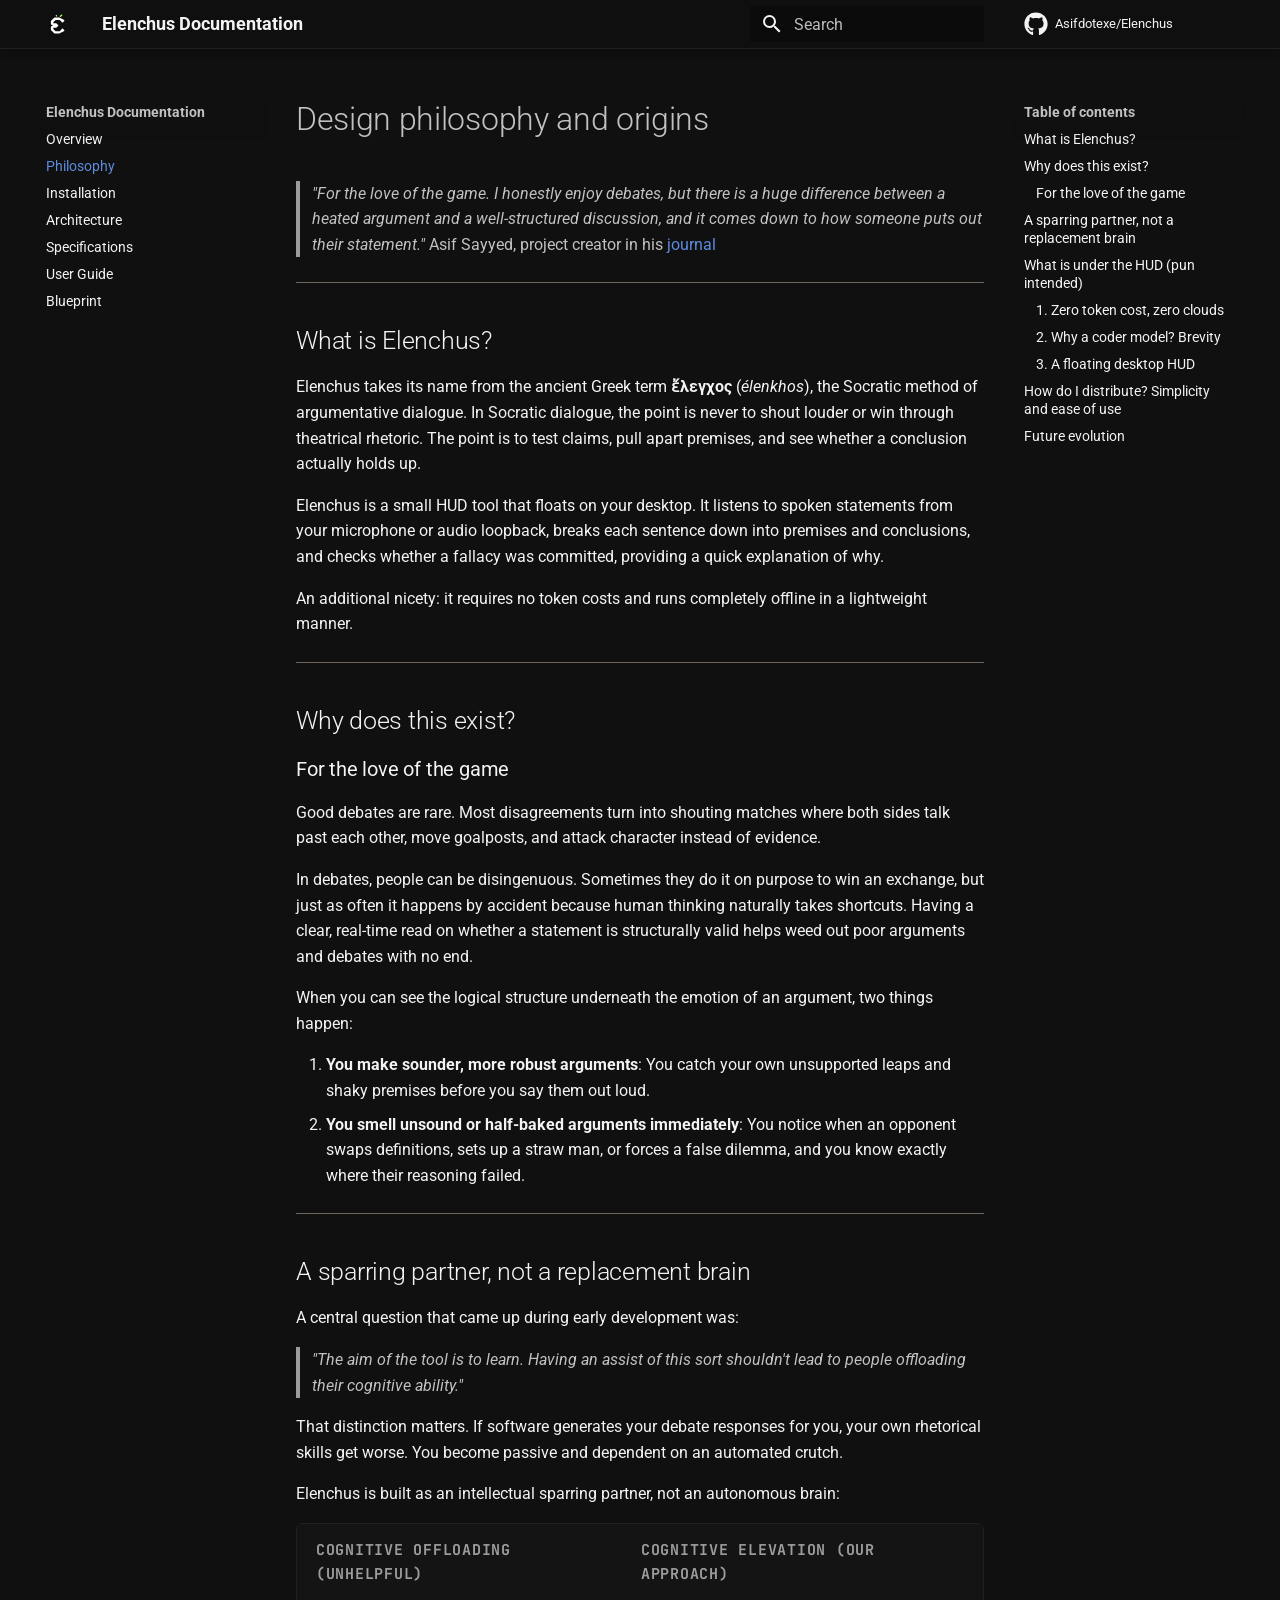
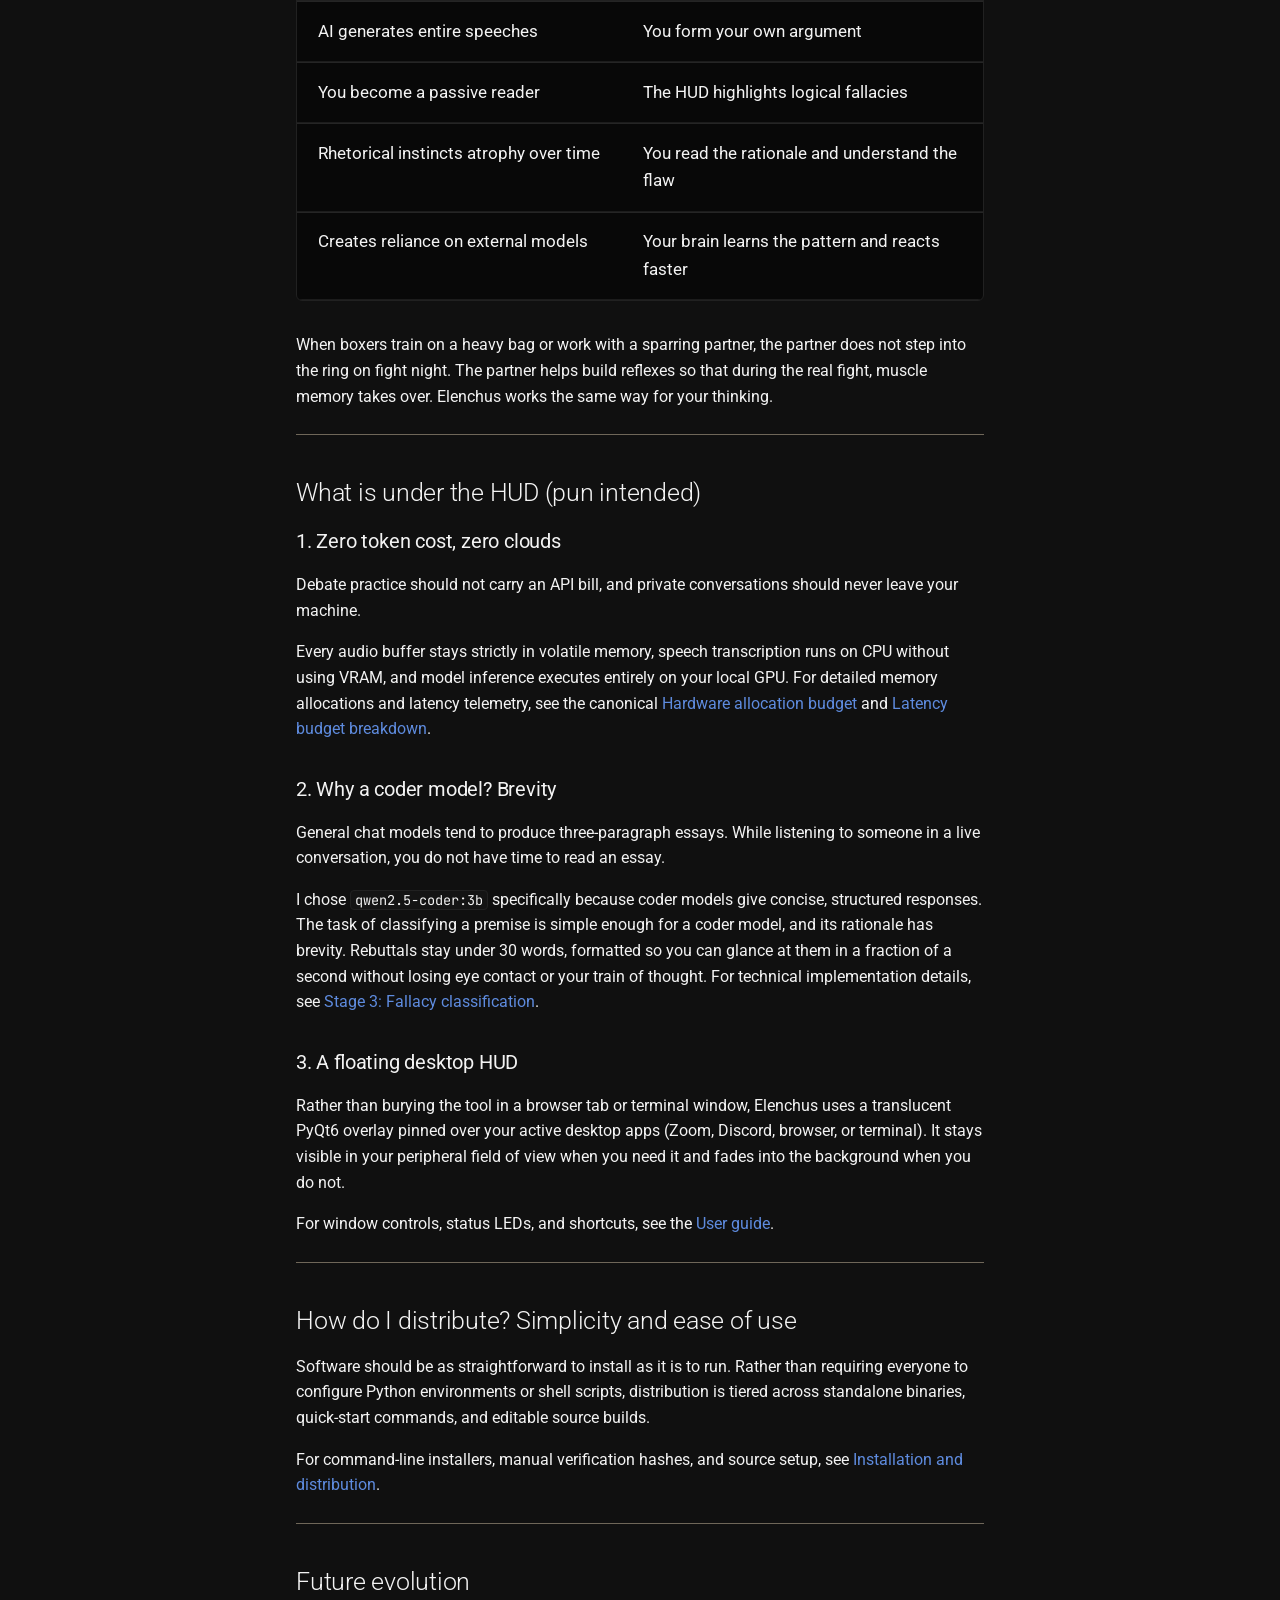
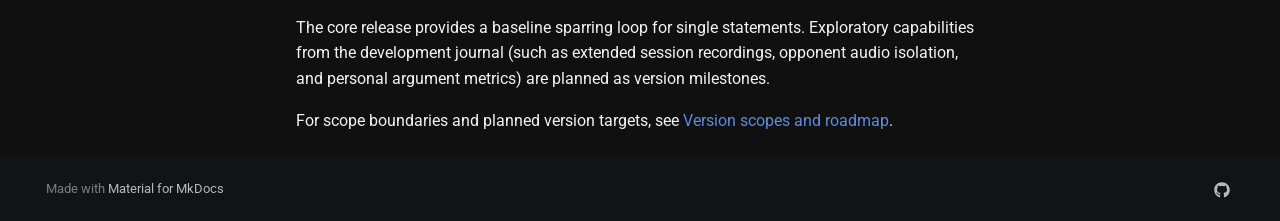
<file: site/docs/philosophy/index.html>
<!doctype html>
<html lang="en" class="no-js">
  <head>

      <meta charset="utf-8">
      <meta name="viewport" content="width=device-width,initial-scale=1">

        <meta name="description" content="Socratic debate analysis and fallacy detection engine. System architecture, installation, and technical specifications.">



        <link rel="canonical" href="https://asifdotexe.github.io/Elenchus/docs/philosophy/">


        <link rel="prev" href="..">


        <link rel="next" href="../installation/">





      <link rel="icon" href="../assets/favicon.svg">
      <meta name="generator" content="mkdocs-1.6.1, mkdocs-material-9.7.7">



        <title>Philosophy - Elenchus Documentation</title>



      <link rel="stylesheet" href="../assets/stylesheets/main.ec1eaa64.min.css">


        <link rel="stylesheet" href="../assets/stylesheets/palette.ab4e12ef.min.css">












        <link rel="preconnect" href="https://fonts.gstatic.com" crossorigin>
        <link rel="stylesheet" href="https://fonts.googleapis.com/css?family=Roboto:300,300i,400,400i,700,700i%7CRoboto+Mono:400,400i,700,700i&display=fallback">
        <style>:root{--md-text-font:"Roboto";--md-code-font:"Roboto Mono"}</style>



      <link rel="stylesheet" href="../stylesheets/extra.css">

    <script>__md_scope=new URL("..",location),__md_hash=e=>[...e].reduce(((e,_)=>(e<<5)-e+_.charCodeAt(0)),0),__md_get=(e,_=localStorage,t=__md_scope)=>JSON.parse(_.getItem(t.pathname+"."+e)),__md_set=(e,_,t=localStorage,a=__md_scope)=>{try{t.setItem(a.pathname+"."+e,JSON.stringify(_))}catch(e){}}</script>





  </head>







    <body dir="ltr" data-md-color-scheme="slate" data-md-color-primary="black" data-md-color-accent="lime">


    <input class="md-toggle" data-md-toggle="drawer" type="checkbox" id="__drawer" autocomplete="off">
    <input class="md-toggle" data-md-toggle="search" type="checkbox" id="__search" autocomplete="off">
    <label class="md-overlay" for="__drawer"></label>
    <div data-md-component="skip">


        <a href="#design-philosophy-and-origins" class="md-skip">
          Skip to content
        </a>

    </div>
    <div data-md-component="announce">

    </div>






<header class="md-header md-header--shadow" data-md-component="header">
  <nav class="md-header__inner md-grid" aria-label="Header">
    <a href="https://asifdotexe.github.io/Elenchus/" title="Elenchus Documentation" class="md-header__button md-logo" aria-label="Elenchus Documentation" data-md-component="logo">

  <img src="../assets/logo.svg" alt="logo">

    </a>
    <label class="md-header__button md-icon" for="__drawer">

      <svg xmlns="http://www.w3.org/2000/svg" viewBox="0 0 24 24"><path d="M3 6h18v2H3zm0 5h18v2H3zm0 5h18v2H3z"/></svg>
    </label>
    <div class="md-header__title" data-md-component="header-title">
      <div class="md-header__ellipsis">
        <div class="md-header__topic">
          <span class="md-ellipsis">
            Elenchus Documentation
          </span>
        </div>
        <div class="md-header__topic" data-md-component="header-topic">
          <span class="md-ellipsis">

              Philosophy

          </span>
        </div>
      </div>
    </div>








        <label class="md-header__button md-icon" for="__search">

          <svg xmlns="http://www.w3.org/2000/svg" viewBox="0 0 24 24"><path d="M9.5 3A6.5 6.5 0 0 1 16 9.5c0 1.61-.59 3.09-1.56 4.23l.27.27h.79l5 5-1.5 1.5-5-5v-.79l-.27-.27A6.52 6.52 0 0 1 9.5 16 6.5 6.5 0 0 1 3 9.5 6.5 6.5 0 0 1 9.5 3m0 2C7 5 5 7 5 9.5S7 14 9.5 14 14 12 14 9.5 12 5 9.5 5"/></svg>
        </label>
        <div class="md-search" data-md-component="search" role="dialog">
  <label class="md-search__overlay" for="__search"></label>
  <div class="md-search__inner" role="search">
    <form class="md-search__form" name="search">
      <input type="text" class="md-search__input" name="query" aria-label="Search" placeholder="Search" autocapitalize="off" autocorrect="off" autocomplete="off" spellcheck="false" data-md-component="search-query" required>
      <label class="md-search__icon md-icon" for="__search">

        <svg xmlns="http://www.w3.org/2000/svg" viewBox="0 0 24 24"><path d="M9.5 3A6.5 6.5 0 0 1 16 9.5c0 1.61-.59 3.09-1.56 4.23l.27.27h.79l5 5-1.5 1.5-5-5v-.79l-.27-.27A6.52 6.52 0 0 1 9.5 16 6.5 6.5 0 0 1 3 9.5 6.5 6.5 0 0 1 9.5 3m0 2C7 5 5 7 5 9.5S7 14 9.5 14 14 12 14 9.5 12 5 9.5 5"/></svg>

        <svg xmlns="http://www.w3.org/2000/svg" viewBox="0 0 24 24"><path d="M20 11v2H8l5.5 5.5-1.42 1.42L4.16 12l7.92-7.92L13.5 5.5 8 11z"/></svg>
      </label>
      <nav class="md-search__options" aria-label="Search">

        <button type="reset" class="md-search__icon md-icon" title="Clear" aria-label="Clear" tabindex="-1">

          <svg xmlns="http://www.w3.org/2000/svg" viewBox="0 0 24 24"><path d="M19 6.41 17.59 5 12 10.59 6.41 5 5 6.41 10.59 12 5 17.59 6.41 19 12 13.41 17.59 19 19 17.59 13.41 12z"/></svg>
        </button>
      </nav>

        <div class="md-search__suggest" data-md-component="search-suggest"></div>

    </form>
    <div class="md-search__output">
      <div class="md-search__scrollwrap" tabindex="0" data-md-scrollfix>
        <div class="md-search-result" data-md-component="search-result">
          <div class="md-search-result__meta">
            Initializing search
          </div>
          <ol class="md-search-result__list" role="presentation"></ol>
        </div>
      </div>
    </div>
  </div>
</div>



      <div class="md-header__source">
        <a href="https://github.com/Asifdotexe/Elenchus" title="Go to repository" class="md-source" data-md-component="source">
  <div class="md-source__icon md-icon">

    <svg xmlns="http://www.w3.org/2000/svg" viewBox="0 0 512 512"><!--! Font Awesome Free 7.1.0 by @fontawesome - https://fontawesome.com License - https://fontawesome.com/license/free (Icons: CC BY 4.0, Fonts: SIL OFL 1.1, Code: MIT License) Copyright 2025 Fonticons, Inc.--><path d="M173.9 397.4c0 2-2.3 3.6-5.2 3.6-3.3.3-5.6-1.3-5.6-3.6 0-2 2.3-3.6 5.2-3.6 3-.3 5.6 1.3 5.6 3.6m-31.1-4.5c-.7 2 1.3 4.3 4.3 4.9 2.6 1 5.6 0 6.2-2s-1.3-4.3-4.3-5.2c-2.6-.7-5.5.3-6.2 2.3m44.2-1.7c-2.9.7-4.9 2.6-4.6 4.9.3 2 2.9 3.3 5.9 2.6 2.9-.7 4.9-2.6 4.6-4.6-.3-1.9-3-3.2-5.9-2.9M252.8 8C114.1 8 8 113.3 8 252c0 110.9 69.8 205.8 169.5 239.2 12.8 2.3 17.3-5.6 17.3-12.1 0-6.2-.3-40.4-.3-61.4 0 0-70 15-84.7-29.8 0 0-11.4-29.1-27.8-36.6 0 0-22.9-15.7 1.6-15.4 0 0 24.9 2 38.6 25.8 21.9 38.6 58.6 27.5 72.9 20.9 2.3-16 8.8-27.1 16-33.7-55.9-6.2-112.3-14.3-112.3-110.5 0-27.5 7.6-41.3 23.6-58.9-2.6-6.5-11.1-33.3 2.6-67.9 20.9-6.5 69 27 69 27 20-5.6 41.5-8.5 62.8-8.5s42.8 2.9 62.8 8.5c0 0 48.1-33.6 69-27 13.7 34.7 5.2 61.4 2.6 67.9 16 17.7 25.8 31.5 25.8 58.9 0 96.5-58.9 104.2-114.8 110.5 9.2 7.9 17 22.9 17 46.4 0 33.7-.3 75.4-.3 83.6 0 6.5 4.6 14.4 17.3 12.1C436.2 457.8 504 362.9 504 252 504 113.3 391.5 8 252.8 8M105.2 352.9c-1.3 1-1 3.3.7 5.2 1.6 1.6 3.9 2.3 5.2 1 1.3-1 1-3.3-.7-5.2-1.6-1.6-3.9-2.3-5.2-1m-10.8-8.1c-.7 1.3.3 2.9 2.3 3.9 1.6 1 3.6.7 4.3-.7.7-1.3-.3-2.9-2.3-3.9-2-.6-3.6-.3-4.3.7m32.4 35.6c-1.6 1.3-1 4.3 1.3 6.2 2.3 2.3 5.2 2.6 6.5 1 1.3-1.3.7-4.3-1.3-6.2-2.2-2.3-5.2-2.6-6.5-1m-11.4-14.7c-1.6 1-1.6 3.6 0 5.9s4.3 3.3 5.6 2.3c1.6-1.3 1.6-3.9 0-6.2-1.4-2.3-4-3.3-5.6-2"/></svg>
  </div>
  <div class="md-source__repository">
    Asifdotexe/Elenchus
  </div>
</a>
      </div>

  </nav>

</header>

    <div class="md-container" data-md-component="container">






      <main class="md-main" data-md-component="main">
        <div class="md-main__inner md-grid">



              <div class="md-sidebar md-sidebar--primary" data-md-component="sidebar" data-md-type="navigation" >
                <div class="md-sidebar__scrollwrap">
                  <div class="md-sidebar__inner">




<nav class="md-nav md-nav--primary" aria-label="Navigation" data-md-level="0">
  <label class="md-nav__title" for="__drawer">
    <a href="https://asifdotexe.github.io/Elenchus/" title="Elenchus Documentation" class="md-nav__button md-logo" aria-label="Elenchus Documentation" data-md-component="logo">

  <img src="../assets/logo.svg" alt="logo">

    </a>
    Elenchus Documentation
  </label>

    <div class="md-nav__source">
      <a href="https://github.com/Asifdotexe/Elenchus" title="Go to repository" class="md-source" data-md-component="source">
  <div class="md-source__icon md-icon">

    <svg xmlns="http://www.w3.org/2000/svg" viewBox="0 0 512 512"><!--! Font Awesome Free 7.1.0 by @fontawesome - https://fontawesome.com License - https://fontawesome.com/license/free (Icons: CC BY 4.0, Fonts: SIL OFL 1.1, Code: MIT License) Copyright 2025 Fonticons, Inc.--><path d="M173.9 397.4c0 2-2.3 3.6-5.2 3.6-3.3.3-5.6-1.3-5.6-3.6 0-2 2.3-3.6 5.2-3.6 3-.3 5.6 1.3 5.6 3.6m-31.1-4.5c-.7 2 1.3 4.3 4.3 4.9 2.6 1 5.6 0 6.2-2s-1.3-4.3-4.3-5.2c-2.6-.7-5.5.3-6.2 2.3m44.2-1.7c-2.9.7-4.9 2.6-4.6 4.9.3 2 2.9 3.3 5.9 2.6 2.9-.7 4.9-2.6 4.6-4.6-.3-1.9-3-3.2-5.9-2.9M252.8 8C114.1 8 8 113.3 8 252c0 110.9 69.8 205.8 169.5 239.2 12.8 2.3 17.3-5.6 17.3-12.1 0-6.2-.3-40.4-.3-61.4 0 0-70 15-84.7-29.8 0 0-11.4-29.1-27.8-36.6 0 0-22.9-15.7 1.6-15.4 0 0 24.9 2 38.6 25.8 21.9 38.6 58.6 27.5 72.9 20.9 2.3-16 8.8-27.1 16-33.7-55.9-6.2-112.3-14.3-112.3-110.5 0-27.5 7.6-41.3 23.6-58.9-2.6-6.5-11.1-33.3 2.6-67.9 20.9-6.5 69 27 69 27 20-5.6 41.5-8.5 62.8-8.5s42.8 2.9 62.8 8.5c0 0 48.1-33.6 69-27 13.7 34.7 5.2 61.4 2.6 67.9 16 17.7 25.8 31.5 25.8 58.9 0 96.5-58.9 104.2-114.8 110.5 9.2 7.9 17 22.9 17 46.4 0 33.7-.3 75.4-.3 83.6 0 6.5 4.6 14.4 17.3 12.1C436.2 457.8 504 362.9 504 252 504 113.3 391.5 8 252.8 8M105.2 352.9c-1.3 1-1 3.3.7 5.2 1.6 1.6 3.9 2.3 5.2 1 1.3-1 1-3.3-.7-5.2-1.6-1.6-3.9-2.3-5.2-1m-10.8-8.1c-.7 1.3.3 2.9 2.3 3.9 1.6 1 3.6.7 4.3-.7.7-1.3-.3-2.9-2.3-3.9-2-.6-3.6-.3-4.3.7m32.4 35.6c-1.6 1.3-1 4.3 1.3 6.2 2.3 2.3 5.2 2.6 6.5 1 1.3-1.3.7-4.3-1.3-6.2-2.2-2.3-5.2-2.6-6.5-1m-11.4-14.7c-1.6 1-1.6 3.6 0 5.9s4.3 3.3 5.6 2.3c1.6-1.3 1.6-3.9 0-6.2-1.4-2.3-4-3.3-5.6-2"/></svg>
  </div>
  <div class="md-source__repository">
    Asifdotexe/Elenchus
  </div>
</a>
    </div>

  <ul class="md-nav__list" data-md-scrollfix>







    <li class="md-nav__item">
      <a href=".." class="md-nav__link">



  <span class="md-ellipsis">


    Overview



  </span>



      </a>
    </li>











    <li class="md-nav__item md-nav__item--active">

      <input class="md-nav__toggle md-toggle" type="checkbox" id="__toc">





        <label class="md-nav__link md-nav__link--active" for="__toc">



  <span class="md-ellipsis">


    Philosophy



  </span>



          <span class="md-nav__icon md-icon"></span>
        </label>

      <a href="./" class="md-nav__link md-nav__link--active">



  <span class="md-ellipsis">


    Philosophy



  </span>



      </a>



<nav class="md-nav md-nav--secondary" aria-label="Table of contents">






    <label class="md-nav__title" for="__toc">
      <span class="md-nav__icon md-icon"></span>
      Table of contents
    </label>
    <ul class="md-nav__list" data-md-component="toc" data-md-scrollfix>

        <li class="md-nav__item">
  <a href="#what-is-elenchus" class="md-nav__link">
    <span class="md-ellipsis">

        What is Elenchus?

    </span>
  </a>

</li>

        <li class="md-nav__item">
  <a href="#why-does-this-exist" class="md-nav__link">
    <span class="md-ellipsis">

        Why does this exist?

    </span>
  </a>

    <nav class="md-nav" aria-label="Why does this exist?">
      <ul class="md-nav__list">

          <li class="md-nav__item">
  <a href="#for-the-love-of-the-game" class="md-nav__link">
    <span class="md-ellipsis">

        For the love of the game

    </span>
  </a>

</li>

      </ul>
    </nav>

</li>

        <li class="md-nav__item">
  <a href="#a-sparring-partner-not-a-replacement-brain" class="md-nav__link">
    <span class="md-ellipsis">

        A sparring partner, not a replacement brain

    </span>
  </a>

</li>

        <li class="md-nav__item">
  <a href="#what-is-under-the-hud-pun-intended" class="md-nav__link">
    <span class="md-ellipsis">

        What is under the HUD (pun intended)

    </span>
  </a>

    <nav class="md-nav" aria-label="What is under the HUD (pun intended)">
      <ul class="md-nav__list">

          <li class="md-nav__item">
  <a href="#1-zero-token-cost-zero-clouds" class="md-nav__link">
    <span class="md-ellipsis">

        1. Zero token cost, zero clouds

    </span>
  </a>

</li>

          <li class="md-nav__item">
  <a href="#2-why-a-coder-model-brevity" class="md-nav__link">
    <span class="md-ellipsis">

        2. Why a coder model? Brevity

    </span>
  </a>

</li>

          <li class="md-nav__item">
  <a href="#3-a-floating-desktop-hud" class="md-nav__link">
    <span class="md-ellipsis">

        3. A floating desktop HUD

    </span>
  </a>

</li>

      </ul>
    </nav>

</li>

        <li class="md-nav__item">
  <a href="#how-do-i-distribute-simplicity-and-ease-of-use" class="md-nav__link">
    <span class="md-ellipsis">

        How do I distribute? Simplicity and ease of use

    </span>
  </a>

</li>

        <li class="md-nav__item">
  <a href="#future-evolution" class="md-nav__link">
    <span class="md-ellipsis">

        Future evolution

    </span>
  </a>

</li>

    </ul>

</nav>

    </li>









    <li class="md-nav__item">
      <a href="../installation/" class="md-nav__link">



  <span class="md-ellipsis">


    Installation



  </span>



      </a>
    </li>









    <li class="md-nav__item">
      <a href="../architecture/" class="md-nav__link">



  <span class="md-ellipsis">


    Architecture



  </span>



      </a>
    </li>









    <li class="md-nav__item">
      <a href="../specifications/" class="md-nav__link">



  <span class="md-ellipsis">


    Specifications



  </span>



      </a>
    </li>









    <li class="md-nav__item">
      <a href="../user-guide/" class="md-nav__link">



  <span class="md-ellipsis">


    User Guide



  </span>



      </a>
    </li>









    <li class="md-nav__item">
      <a href="../blueprint/" class="md-nav__link">



  <span class="md-ellipsis">


    Blueprint



  </span>



      </a>
    </li>



  </ul>
</nav>
                  </div>
                </div>
              </div>



              <div class="md-sidebar md-sidebar--secondary" data-md-component="sidebar" data-md-type="toc" >
                <div class="md-sidebar__scrollwrap">
                  <div class="md-sidebar__inner">


<nav class="md-nav md-nav--secondary" aria-label="Table of contents">






    <label class="md-nav__title" for="__toc">
      <span class="md-nav__icon md-icon"></span>
      Table of contents
    </label>
    <ul class="md-nav__list" data-md-component="toc" data-md-scrollfix>

        <li class="md-nav__item">
  <a href="#what-is-elenchus" class="md-nav__link">
    <span class="md-ellipsis">

        What is Elenchus?

    </span>
  </a>

</li>

        <li class="md-nav__item">
  <a href="#why-does-this-exist" class="md-nav__link">
    <span class="md-ellipsis">

        Why does this exist?

    </span>
  </a>

    <nav class="md-nav" aria-label="Why does this exist?">
      <ul class="md-nav__list">

          <li class="md-nav__item">
  <a href="#for-the-love-of-the-game" class="md-nav__link">
    <span class="md-ellipsis">

        For the love of the game

    </span>
  </a>

</li>

      </ul>
    </nav>

</li>

        <li class="md-nav__item">
  <a href="#a-sparring-partner-not-a-replacement-brain" class="md-nav__link">
    <span class="md-ellipsis">

        A sparring partner, not a replacement brain

    </span>
  </a>

</li>

        <li class="md-nav__item">
  <a href="#what-is-under-the-hud-pun-intended" class="md-nav__link">
    <span class="md-ellipsis">

        What is under the HUD (pun intended)

    </span>
  </a>

    <nav class="md-nav" aria-label="What is under the HUD (pun intended)">
      <ul class="md-nav__list">

          <li class="md-nav__item">
  <a href="#1-zero-token-cost-zero-clouds" class="md-nav__link">
    <span class="md-ellipsis">

        1. Zero token cost, zero clouds

    </span>
  </a>

</li>

          <li class="md-nav__item">
  <a href="#2-why-a-coder-model-brevity" class="md-nav__link">
    <span class="md-ellipsis">

        2. Why a coder model? Brevity

    </span>
  </a>

</li>

          <li class="md-nav__item">
  <a href="#3-a-floating-desktop-hud" class="md-nav__link">
    <span class="md-ellipsis">

        3. A floating desktop HUD

    </span>
  </a>

</li>

      </ul>
    </nav>

</li>

        <li class="md-nav__item">
  <a href="#how-do-i-distribute-simplicity-and-ease-of-use" class="md-nav__link">
    <span class="md-ellipsis">

        How do I distribute? Simplicity and ease of use

    </span>
  </a>

</li>

        <li class="md-nav__item">
  <a href="#future-evolution" class="md-nav__link">
    <span class="md-ellipsis">

        Future evolution

    </span>
  </a>

</li>

    </ul>

</nav>
                  </div>
                </div>
              </div>



            <div class="md-content" data-md-component="content">

              <article class="md-content__inner md-typeset">








<h1 id="design-philosophy-and-origins">Design philosophy and origins</h1>
<blockquote>
<p><em>"For the love of the game. I honestly enjoy debates, but there is a huge difference between a heated argument and a well-structured discussion, and it comes down to how someone puts out their statement."</em>
Asif Sayyed, project creator in his <a href="https://asifdotexe.github.io/journals/fallacy-classifier/">journal</a></p>
</blockquote>
<hr />
<h2 id="what-is-elenchus">What is Elenchus?</h2>
<p>Elenchus takes its name from the ancient Greek term <strong>ἔλεγχος</strong> (<em>élenkhos</em>), the Socratic method of argumentative dialogue. In Socratic dialogue, the point is never to shout louder or win through theatrical rhetoric. The point is to test claims, pull apart premises, and see whether a conclusion actually holds up.</p>
<p>Elenchus is a small HUD tool that floats on your desktop. It listens to spoken statements from your microphone or audio loopback, breaks each sentence down into premises and conclusions, and checks whether a fallacy was committed, providing a quick explanation of why.</p>
<p>An additional nicety: it requires no token costs and runs completely offline in a lightweight manner.</p>
<hr />
<h2 id="why-does-this-exist">Why does this exist?</h2>
<h3 id="for-the-love-of-the-game">For the love of the game</h3>
<p>Good debates are rare. Most disagreements turn into shouting matches where both sides talk past each other, move goalposts, and attack character instead of evidence.</p>
<p>In debates, people can be disingenuous. Sometimes they do it on purpose to win an exchange, but just as often it happens by accident because human thinking naturally takes shortcuts. Having a clear, real-time read on whether a statement is structurally valid helps weed out poor arguments and debates with no end.</p>
<p>When you can see the logical structure underneath the emotion of an argument, two things happen:</p>
<ol>
<li><strong>You make sounder, more robust arguments</strong>: You catch your own unsupported leaps and shaky premises before you say them out loud.</li>
<li><strong>You smell unsound or half-baked arguments immediately</strong>: You notice when an opponent swaps definitions, sets up a straw man, or forces a false dilemma, and you know exactly where their reasoning failed.</li>
</ol>
<hr />
<h2 id="a-sparring-partner-not-a-replacement-brain">A sparring partner, not a replacement brain</h2>
<p>A central question that came up during early development was:</p>
<blockquote>
<p><em>"The aim of the tool is to learn. Having an assist of this sort shouldn't lead to people offloading their cognitive ability."</em></p>
</blockquote>
<p>That distinction matters. If software generates your debate responses for you, your own rhetorical skills get worse. You become passive and dependent on an automated crutch.</p>
<p>Elenchus is built as an intellectual sparring partner, not an autonomous brain:</p>
<table>
<thead>
<tr>
<th style="text-align: left;">Cognitive offloading (unhelpful)</th>
<th style="text-align: left;">Cognitive elevation (our approach)</th>
</tr>
</thead>
<tbody>
<tr>
<td style="text-align: left;">AI generates entire speeches</td>
<td style="text-align: left;">You form your own argument</td>
</tr>
<tr>
<td style="text-align: left;">You become a passive reader</td>
<td style="text-align: left;">The HUD highlights logical fallacies</td>
</tr>
<tr>
<td style="text-align: left;">Rhetorical instincts atrophy over time</td>
<td style="text-align: left;">You read the rationale and understand the flaw</td>
</tr>
<tr>
<td style="text-align: left;">Creates reliance on external models</td>
<td style="text-align: left;">Your brain learns the pattern and reacts faster</td>
</tr>
</tbody>
</table>
<p>When boxers train on a heavy bag or work with a sparring partner, the partner does not step into the ring on fight night. The partner helps build reflexes so that during the real fight, muscle memory takes over. Elenchus works the same way for your thinking.</p>
<hr />
<h2 id="what-is-under-the-hud-pun-intended">What is under the HUD (pun intended)</h2>
<h3 id="1-zero-token-cost-zero-clouds">1. Zero token cost, zero clouds</h3>
<p>Debate practice should not carry an API bill, and private conversations should never leave your machine.</p>
<p>Every audio buffer stays strictly in volatile memory, speech transcription runs on CPU without using VRAM, and model inference executes entirely on your local GPU. For detailed memory allocations and latency telemetry, see the canonical <a href="../specifications/#hardware-allocation-budget">Hardware allocation budget</a> and <a href="../specifications/#latency-budget-breakdown">Latency budget breakdown</a>.</p>
<h3 id="2-why-a-coder-model-brevity">2. Why a coder model? Brevity</h3>
<p>General chat models tend to produce three-paragraph essays. While listening to someone in a live conversation, you do not have time to read an essay.</p>
<p>I chose <code>qwen2.5-coder:3b</code> specifically because coder models give concise, structured responses. The task of classifying a premise is simple enough for a coder model, and its rationale has brevity. Rebuttals stay under 30 words, formatted so you can glance at them in a fraction of a second without losing eye contact or your train of thought. For technical implementation details, see <a href="../architecture/#stage-3-fallacy-classification">Stage 3: Fallacy classification</a>.</p>
<h3 id="3-a-floating-desktop-hud">3. A floating desktop HUD</h3>
<p>Rather than burying the tool in a browser tab or terminal window, Elenchus uses a translucent PyQt6 overlay pinned over your active desktop apps (Zoom, Discord, browser, or terminal). It stays visible in your peripheral field of view when you need it and fades into the background when you do not.</p>
<p>For window controls, status LEDs, and shortcuts, see the <a href="../user-guide/#operating-the-desktop-hud">User guide</a>.</p>
<hr />
<h2 id="how-do-i-distribute-simplicity-and-ease-of-use">How do I distribute? Simplicity and ease of use</h2>
<p>Software should be as straightforward to install as it is to run. Rather than requiring everyone to configure Python environments or shell scripts, distribution is tiered across standalone binaries, quick-start commands, and editable source builds.</p>
<p>For command-line installers, manual verification hashes, and source setup, see <a href="../installation/">Installation and distribution</a>.</p>
<hr />
<h2 id="future-evolution">Future evolution</h2>
<p>The core release provides a baseline sparring loop for single statements. Exploratory capabilities from the development journal (such as extended session recordings, opponent audio isolation, and personal argument metrics) are planned as version milestones.</p>
<p>For scope boundaries and planned version targets, see <a href="../blueprint/">Version scopes and roadmap</a>.</p>













              </article>
            </div>


<script>var target=document.getElementById(location.hash.slice(1));target&&target.name&&(target.checked=target.name.startsWith("__tabbed_"))</script>
        </div>

          <button type="button" class="md-top md-icon" data-md-component="top" hidden>

  <svg xmlns="http://www.w3.org/2000/svg" viewBox="0 0 24 24"><path d="M13 20h-2V8l-5.5 5.5-1.42-1.42L12 4.16l7.92 7.92-1.42 1.42L13 8z"/></svg>
  Back to top
</button>

      </main>

        <footer class="md-footer">

  <div class="md-footer-meta md-typeset">
    <div class="md-footer-meta__inner md-grid">
      <div class="md-copyright">


    Made with
    <a href="https://squidfunk.github.io/mkdocs-material/" target="_blank" rel="noopener">
      Material for MkDocs
    </a>

</div>


<div class="md-social">





    <a href="https://github.com/Asifdotexe/Elenchus" target="_blank" rel="noopener" title="GitHub Repository" class="md-social__link">
      <svg xmlns="http://www.w3.org/2000/svg" viewBox="0 0 512 512"><!--! Font Awesome Free 7.1.0 by @fontawesome - https://fontawesome.com License - https://fontawesome.com/license/free (Icons: CC BY 4.0, Fonts: SIL OFL 1.1, Code: MIT License) Copyright 2025 Fonticons, Inc.--><path d="M173.9 397.4c0 2-2.3 3.6-5.2 3.6-3.3.3-5.6-1.3-5.6-3.6 0-2 2.3-3.6 5.2-3.6 3-.3 5.6 1.3 5.6 3.6m-31.1-4.5c-.7 2 1.3 4.3 4.3 4.9 2.6 1 5.6 0 6.2-2s-1.3-4.3-4.3-5.2c-2.6-.7-5.5.3-6.2 2.3m44.2-1.7c-2.9.7-4.9 2.6-4.6 4.9.3 2 2.9 3.3 5.9 2.6 2.9-.7 4.9-2.6 4.6-4.6-.3-1.9-3-3.2-5.9-2.9M252.8 8C114.1 8 8 113.3 8 252c0 110.9 69.8 205.8 169.5 239.2 12.8 2.3 17.3-5.6 17.3-12.1 0-6.2-.3-40.4-.3-61.4 0 0-70 15-84.7-29.8 0 0-11.4-29.1-27.8-36.6 0 0-22.9-15.7 1.6-15.4 0 0 24.9 2 38.6 25.8 21.9 38.6 58.6 27.5 72.9 20.9 2.3-16 8.8-27.1 16-33.7-55.9-6.2-112.3-14.3-112.3-110.5 0-27.5 7.6-41.3 23.6-58.9-2.6-6.5-11.1-33.3 2.6-67.9 20.9-6.5 69 27 69 27 20-5.6 41.5-8.5 62.8-8.5s42.8 2.9 62.8 8.5c0 0 48.1-33.6 69-27 13.7 34.7 5.2 61.4 2.6 67.9 16 17.7 25.8 31.5 25.8 58.9 0 96.5-58.9 104.2-114.8 110.5 9.2 7.9 17 22.9 17 46.4 0 33.7-.3 75.4-.3 83.6 0 6.5 4.6 14.4 17.3 12.1C436.2 457.8 504 362.9 504 252 504 113.3 391.5 8 252.8 8M105.2 352.9c-1.3 1-1 3.3.7 5.2 1.6 1.6 3.9 2.3 5.2 1 1.3-1 1-3.3-.7-5.2-1.6-1.6-3.9-2.3-5.2-1m-10.8-8.1c-.7 1.3.3 2.9 2.3 3.9 1.6 1 3.6.7 4.3-.7.7-1.3-.3-2.9-2.3-3.9-2-.6-3.6-.3-4.3.7m32.4 35.6c-1.6 1.3-1 4.3 1.3 6.2 2.3 2.3 5.2 2.6 6.5 1 1.3-1.3.7-4.3-1.3-6.2-2.2-2.3-5.2-2.6-6.5-1m-11.4-14.7c-1.6 1-1.6 3.6 0 5.9s4.3 3.3 5.6 2.3c1.6-1.3 1.6-3.9 0-6.2-1.4-2.3-4-3.3-5.6-2"/></svg>
    </a>

</div>

    </div>
  </div>
</footer>

    </div>
    <div class="md-dialog" data-md-component="dialog">
      <div class="md-dialog__inner md-typeset"></div>
    </div>





      <script id="__config" type="application/json">{"annotate": null, "base": "..", "features": ["navigation.top", "navigation.instant", "navigation.tracking", "toc.follow", "content.code.copy", "search.suggest", "search.highlight"], "search": "../assets/javascripts/workers/search.2c215733.min.js", "tags": null, "translations": {"clipboard.copied": "Copied to clipboard", "clipboard.copy": "Copy to clipboard", "search.result.more.one": "1 more on this page", "search.result.more.other": "# more on this page", "search.result.none": "No matching documents", "search.result.one": "1 matching document", "search.result.other": "# matching documents", "search.result.placeholder": "Type to start searching", "search.result.term.missing": "Missing", "select.version": "Select version"}, "version": null}</script>


      <script src="../assets/javascripts/bundle.d7400e89.min.js"></script>


  </body>
</html>
</file>
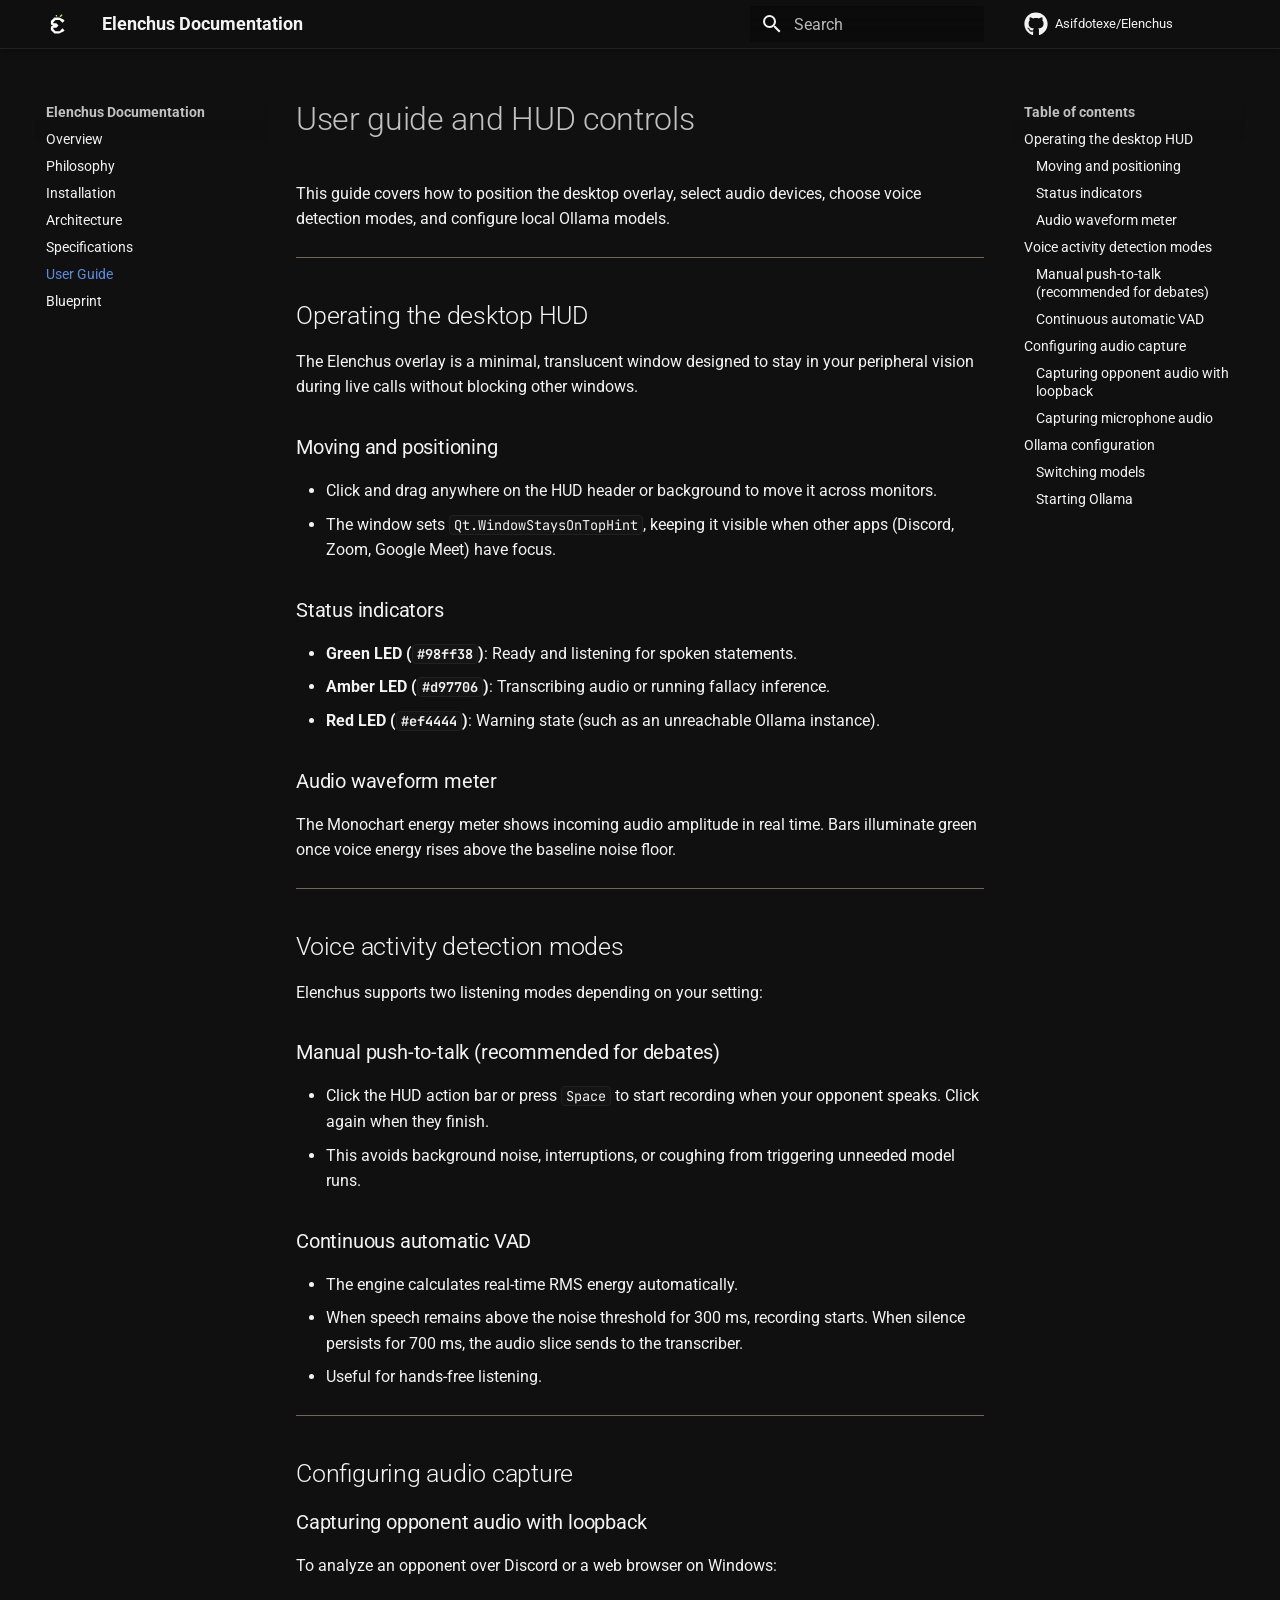
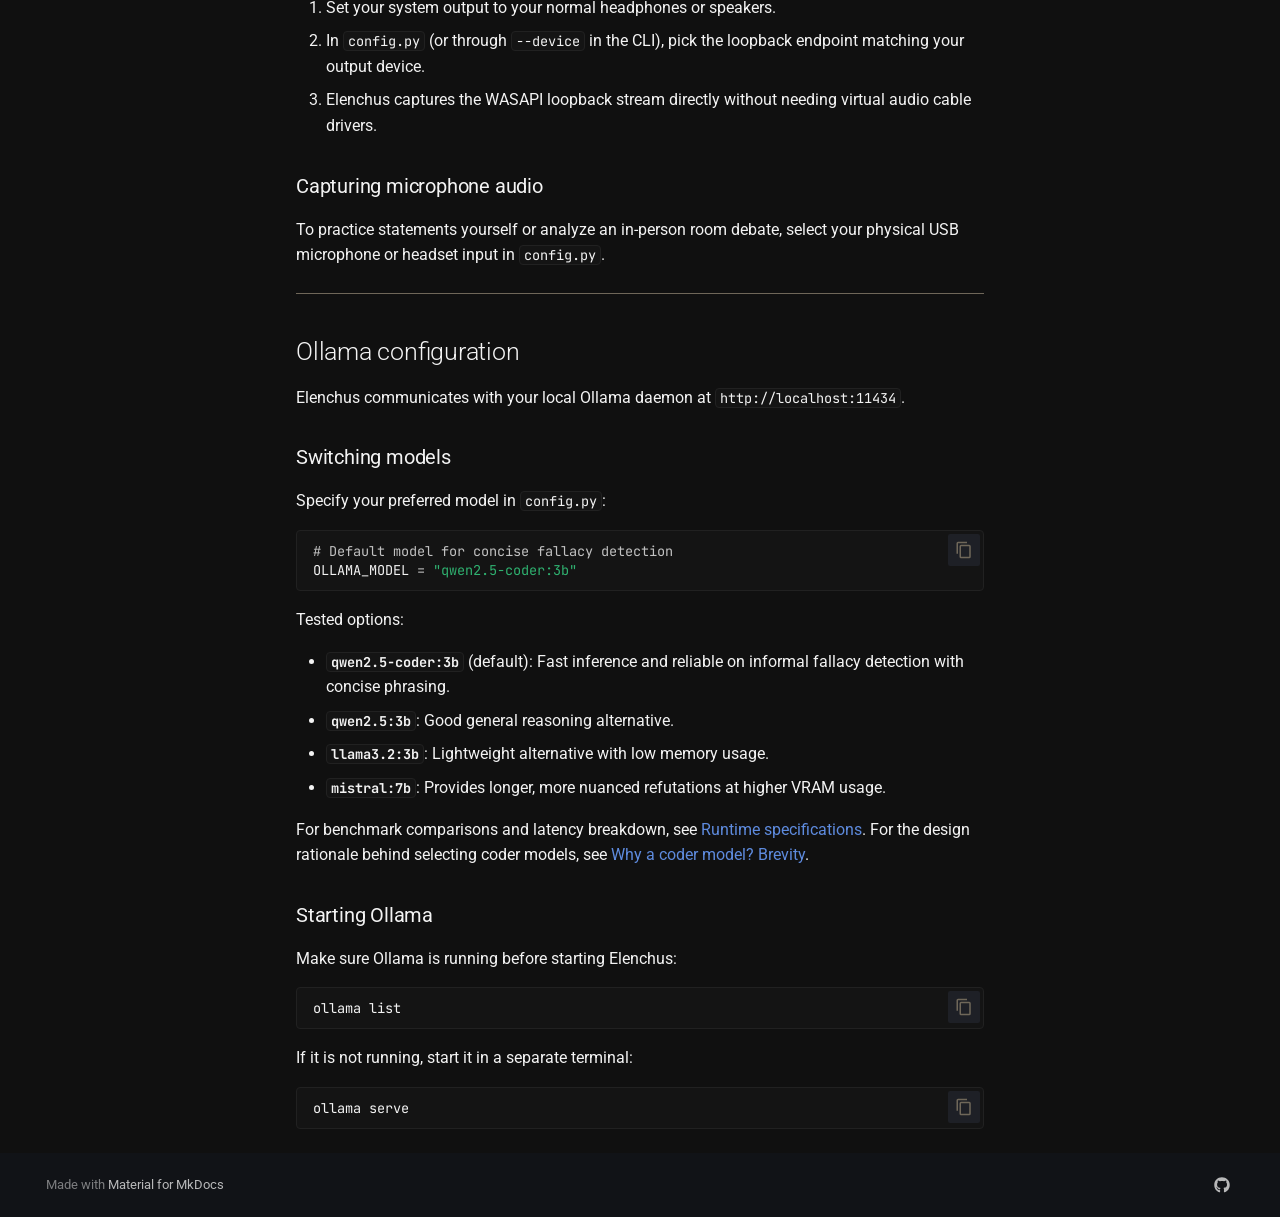
<file: site/docs/user-guide/index.html>
<!doctype html>
<html lang="en" class="no-js">
  <head>

      <meta charset="utf-8">
      <meta name="viewport" content="width=device-width,initial-scale=1">

        <meta name="description" content="Socratic debate analysis and fallacy detection engine. System architecture, installation, and technical specifications.">



        <link rel="canonical" href="https://asifdotexe.github.io/Elenchus/docs/user-guide/">


        <link rel="prev" href="../specifications/">


        <link rel="next" href="../blueprint/">





      <link rel="icon" href="../assets/favicon.svg">
      <meta name="generator" content="mkdocs-1.6.1, mkdocs-material-9.7.7">



        <title>User Guide - Elenchus Documentation</title>



      <link rel="stylesheet" href="../assets/stylesheets/main.ec1eaa64.min.css">


        <link rel="stylesheet" href="../assets/stylesheets/palette.ab4e12ef.min.css">












        <link rel="preconnect" href="https://fonts.gstatic.com" crossorigin>
        <link rel="stylesheet" href="https://fonts.googleapis.com/css?family=Roboto:300,300i,400,400i,700,700i%7CRoboto+Mono:400,400i,700,700i&display=fallback">
        <style>:root{--md-text-font:"Roboto";--md-code-font:"Roboto Mono"}</style>



      <link rel="stylesheet" href="../stylesheets/extra.css">

    <script>__md_scope=new URL("..",location),__md_hash=e=>[...e].reduce(((e,_)=>(e<<5)-e+_.charCodeAt(0)),0),__md_get=(e,_=localStorage,t=__md_scope)=>JSON.parse(_.getItem(t.pathname+"."+e)),__md_set=(e,_,t=localStorage,a=__md_scope)=>{try{t.setItem(a.pathname+"."+e,JSON.stringify(_))}catch(e){}}</script>





  </head>







    <body dir="ltr" data-md-color-scheme="slate" data-md-color-primary="black" data-md-color-accent="lime">


    <input class="md-toggle" data-md-toggle="drawer" type="checkbox" id="__drawer" autocomplete="off">
    <input class="md-toggle" data-md-toggle="search" type="checkbox" id="__search" autocomplete="off">
    <label class="md-overlay" for="__drawer"></label>
    <div data-md-component="skip">


        <a href="#user-guide-and-hud-controls" class="md-skip">
          Skip to content
        </a>

    </div>
    <div data-md-component="announce">

    </div>






<header class="md-header md-header--shadow" data-md-component="header">
  <nav class="md-header__inner md-grid" aria-label="Header">
    <a href="https://asifdotexe.github.io/Elenchus/" title="Elenchus Documentation" class="md-header__button md-logo" aria-label="Elenchus Documentation" data-md-component="logo">

  <img src="../assets/logo.svg" alt="logo">

    </a>
    <label class="md-header__button md-icon" for="__drawer">

      <svg xmlns="http://www.w3.org/2000/svg" viewBox="0 0 24 24"><path d="M3 6h18v2H3zm0 5h18v2H3zm0 5h18v2H3z"/></svg>
    </label>
    <div class="md-header__title" data-md-component="header-title">
      <div class="md-header__ellipsis">
        <div class="md-header__topic">
          <span class="md-ellipsis">
            Elenchus Documentation
          </span>
        </div>
        <div class="md-header__topic" data-md-component="header-topic">
          <span class="md-ellipsis">

              User Guide

          </span>
        </div>
      </div>
    </div>








        <label class="md-header__button md-icon" for="__search">

          <svg xmlns="http://www.w3.org/2000/svg" viewBox="0 0 24 24"><path d="M9.5 3A6.5 6.5 0 0 1 16 9.5c0 1.61-.59 3.09-1.56 4.23l.27.27h.79l5 5-1.5 1.5-5-5v-.79l-.27-.27A6.52 6.52 0 0 1 9.5 16 6.5 6.5 0 0 1 3 9.5 6.5 6.5 0 0 1 9.5 3m0 2C7 5 5 7 5 9.5S7 14 9.5 14 14 12 14 9.5 12 5 9.5 5"/></svg>
        </label>
        <div class="md-search" data-md-component="search" role="dialog">
  <label class="md-search__overlay" for="__search"></label>
  <div class="md-search__inner" role="search">
    <form class="md-search__form" name="search">
      <input type="text" class="md-search__input" name="query" aria-label="Search" placeholder="Search" autocapitalize="off" autocorrect="off" autocomplete="off" spellcheck="false" data-md-component="search-query" required>
      <label class="md-search__icon md-icon" for="__search">

        <svg xmlns="http://www.w3.org/2000/svg" viewBox="0 0 24 24"><path d="M9.5 3A6.5 6.5 0 0 1 16 9.5c0 1.61-.59 3.09-1.56 4.23l.27.27h.79l5 5-1.5 1.5-5-5v-.79l-.27-.27A6.52 6.52 0 0 1 9.5 16 6.5 6.5 0 0 1 3 9.5 6.5 6.5 0 0 1 9.5 3m0 2C7 5 5 7 5 9.5S7 14 9.5 14 14 12 14 9.5 12 5 9.5 5"/></svg>

        <svg xmlns="http://www.w3.org/2000/svg" viewBox="0 0 24 24"><path d="M20 11v2H8l5.5 5.5-1.42 1.42L4.16 12l7.92-7.92L13.5 5.5 8 11z"/></svg>
      </label>
      <nav class="md-search__options" aria-label="Search">

        <button type="reset" class="md-search__icon md-icon" title="Clear" aria-label="Clear" tabindex="-1">

          <svg xmlns="http://www.w3.org/2000/svg" viewBox="0 0 24 24"><path d="M19 6.41 17.59 5 12 10.59 6.41 5 5 6.41 10.59 12 5 17.59 6.41 19 12 13.41 17.59 19 19 17.59 13.41 12z"/></svg>
        </button>
      </nav>

        <div class="md-search__suggest" data-md-component="search-suggest"></div>

    </form>
    <div class="md-search__output">
      <div class="md-search__scrollwrap" tabindex="0" data-md-scrollfix>
        <div class="md-search-result" data-md-component="search-result">
          <div class="md-search-result__meta">
            Initializing search
          </div>
          <ol class="md-search-result__list" role="presentation"></ol>
        </div>
      </div>
    </div>
  </div>
</div>



      <div class="md-header__source">
        <a href="https://github.com/Asifdotexe/Elenchus" title="Go to repository" class="md-source" data-md-component="source">
  <div class="md-source__icon md-icon">

    <svg xmlns="http://www.w3.org/2000/svg" viewBox="0 0 512 512"><!--! Font Awesome Free 7.1.0 by @fontawesome - https://fontawesome.com License - https://fontawesome.com/license/free (Icons: CC BY 4.0, Fonts: SIL OFL 1.1, Code: MIT License) Copyright 2025 Fonticons, Inc.--><path d="M173.9 397.4c0 2-2.3 3.6-5.2 3.6-3.3.3-5.6-1.3-5.6-3.6 0-2 2.3-3.6 5.2-3.6 3-.3 5.6 1.3 5.6 3.6m-31.1-4.5c-.7 2 1.3 4.3 4.3 4.9 2.6 1 5.6 0 6.2-2s-1.3-4.3-4.3-5.2c-2.6-.7-5.5.3-6.2 2.3m44.2-1.7c-2.9.7-4.9 2.6-4.6 4.9.3 2 2.9 3.3 5.9 2.6 2.9-.7 4.9-2.6 4.6-4.6-.3-1.9-3-3.2-5.9-2.9M252.8 8C114.1 8 8 113.3 8 252c0 110.9 69.8 205.8 169.5 239.2 12.8 2.3 17.3-5.6 17.3-12.1 0-6.2-.3-40.4-.3-61.4 0 0-70 15-84.7-29.8 0 0-11.4-29.1-27.8-36.6 0 0-22.9-15.7 1.6-15.4 0 0 24.9 2 38.6 25.8 21.9 38.6 58.6 27.5 72.9 20.9 2.3-16 8.8-27.1 16-33.7-55.9-6.2-112.3-14.3-112.3-110.5 0-27.5 7.6-41.3 23.6-58.9-2.6-6.5-11.1-33.3 2.6-67.9 20.9-6.5 69 27 69 27 20-5.6 41.5-8.5 62.8-8.5s42.8 2.9 62.8 8.5c0 0 48.1-33.6 69-27 13.7 34.7 5.2 61.4 2.6 67.9 16 17.7 25.8 31.5 25.8 58.9 0 96.5-58.9 104.2-114.8 110.5 9.2 7.9 17 22.9 17 46.4 0 33.7-.3 75.4-.3 83.6 0 6.5 4.6 14.4 17.3 12.1C436.2 457.8 504 362.9 504 252 504 113.3 391.5 8 252.8 8M105.2 352.9c-1.3 1-1 3.3.7 5.2 1.6 1.6 3.9 2.3 5.2 1 1.3-1 1-3.3-.7-5.2-1.6-1.6-3.9-2.3-5.2-1m-10.8-8.1c-.7 1.3.3 2.9 2.3 3.9 1.6 1 3.6.7 4.3-.7.7-1.3-.3-2.9-2.3-3.9-2-.6-3.6-.3-4.3.7m32.4 35.6c-1.6 1.3-1 4.3 1.3 6.2 2.3 2.3 5.2 2.6 6.5 1 1.3-1.3.7-4.3-1.3-6.2-2.2-2.3-5.2-2.6-6.5-1m-11.4-14.7c-1.6 1-1.6 3.6 0 5.9s4.3 3.3 5.6 2.3c1.6-1.3 1.6-3.9 0-6.2-1.4-2.3-4-3.3-5.6-2"/></svg>
  </div>
  <div class="md-source__repository">
    Asifdotexe/Elenchus
  </div>
</a>
      </div>

  </nav>

</header>

    <div class="md-container" data-md-component="container">






      <main class="md-main" data-md-component="main">
        <div class="md-main__inner md-grid">



              <div class="md-sidebar md-sidebar--primary" data-md-component="sidebar" data-md-type="navigation" >
                <div class="md-sidebar__scrollwrap">
                  <div class="md-sidebar__inner">




<nav class="md-nav md-nav--primary" aria-label="Navigation" data-md-level="0">
  <label class="md-nav__title" for="__drawer">
    <a href="https://asifdotexe.github.io/Elenchus/" title="Elenchus Documentation" class="md-nav__button md-logo" aria-label="Elenchus Documentation" data-md-component="logo">

  <img src="../assets/logo.svg" alt="logo">

    </a>
    Elenchus Documentation
  </label>

    <div class="md-nav__source">
      <a href="https://github.com/Asifdotexe/Elenchus" title="Go to repository" class="md-source" data-md-component="source">
  <div class="md-source__icon md-icon">

    <svg xmlns="http://www.w3.org/2000/svg" viewBox="0 0 512 512"><!--! Font Awesome Free 7.1.0 by @fontawesome - https://fontawesome.com License - https://fontawesome.com/license/free (Icons: CC BY 4.0, Fonts: SIL OFL 1.1, Code: MIT License) Copyright 2025 Fonticons, Inc.--><path d="M173.9 397.4c0 2-2.3 3.6-5.2 3.6-3.3.3-5.6-1.3-5.6-3.6 0-2 2.3-3.6 5.2-3.6 3-.3 5.6 1.3 5.6 3.6m-31.1-4.5c-.7 2 1.3 4.3 4.3 4.9 2.6 1 5.6 0 6.2-2s-1.3-4.3-4.3-5.2c-2.6-.7-5.5.3-6.2 2.3m44.2-1.7c-2.9.7-4.9 2.6-4.6 4.9.3 2 2.9 3.3 5.9 2.6 2.9-.7 4.9-2.6 4.6-4.6-.3-1.9-3-3.2-5.9-2.9M252.8 8C114.1 8 8 113.3 8 252c0 110.9 69.8 205.8 169.5 239.2 12.8 2.3 17.3-5.6 17.3-12.1 0-6.2-.3-40.4-.3-61.4 0 0-70 15-84.7-29.8 0 0-11.4-29.1-27.8-36.6 0 0-22.9-15.7 1.6-15.4 0 0 24.9 2 38.6 25.8 21.9 38.6 58.6 27.5 72.9 20.9 2.3-16 8.8-27.1 16-33.7-55.9-6.2-112.3-14.3-112.3-110.5 0-27.5 7.6-41.3 23.6-58.9-2.6-6.5-11.1-33.3 2.6-67.9 20.9-6.5 69 27 69 27 20-5.6 41.5-8.5 62.8-8.5s42.8 2.9 62.8 8.5c0 0 48.1-33.6 69-27 13.7 34.7 5.2 61.4 2.6 67.9 16 17.7 25.8 31.5 25.8 58.9 0 96.5-58.9 104.2-114.8 110.5 9.2 7.9 17 22.9 17 46.4 0 33.7-.3 75.4-.3 83.6 0 6.5 4.6 14.4 17.3 12.1C436.2 457.8 504 362.9 504 252 504 113.3 391.5 8 252.8 8M105.2 352.9c-1.3 1-1 3.3.7 5.2 1.6 1.6 3.9 2.3 5.2 1 1.3-1 1-3.3-.7-5.2-1.6-1.6-3.9-2.3-5.2-1m-10.8-8.1c-.7 1.3.3 2.9 2.3 3.9 1.6 1 3.6.7 4.3-.7.7-1.3-.3-2.9-2.3-3.9-2-.6-3.6-.3-4.3.7m32.4 35.6c-1.6 1.3-1 4.3 1.3 6.2 2.3 2.3 5.2 2.6 6.5 1 1.3-1.3.7-4.3-1.3-6.2-2.2-2.3-5.2-2.6-6.5-1m-11.4-14.7c-1.6 1-1.6 3.6 0 5.9s4.3 3.3 5.6 2.3c1.6-1.3 1.6-3.9 0-6.2-1.4-2.3-4-3.3-5.6-2"/></svg>
  </div>
  <div class="md-source__repository">
    Asifdotexe/Elenchus
  </div>
</a>
    </div>

  <ul class="md-nav__list" data-md-scrollfix>







    <li class="md-nav__item">
      <a href=".." class="md-nav__link">



  <span class="md-ellipsis">


    Overview



  </span>



      </a>
    </li>









    <li class="md-nav__item">
      <a href="../philosophy/" class="md-nav__link">



  <span class="md-ellipsis">


    Philosophy



  </span>



      </a>
    </li>









    <li class="md-nav__item">
      <a href="../installation/" class="md-nav__link">



  <span class="md-ellipsis">


    Installation



  </span>



      </a>
    </li>









    <li class="md-nav__item">
      <a href="../architecture/" class="md-nav__link">



  <span class="md-ellipsis">


    Architecture



  </span>



      </a>
    </li>









    <li class="md-nav__item">
      <a href="../specifications/" class="md-nav__link">



  <span class="md-ellipsis">


    Specifications



  </span>



      </a>
    </li>











    <li class="md-nav__item md-nav__item--active">

      <input class="md-nav__toggle md-toggle" type="checkbox" id="__toc">





        <label class="md-nav__link md-nav__link--active" for="__toc">



  <span class="md-ellipsis">


    User Guide



  </span>



          <span class="md-nav__icon md-icon"></span>
        </label>

      <a href="./" class="md-nav__link md-nav__link--active">



  <span class="md-ellipsis">


    User Guide



  </span>



      </a>



<nav class="md-nav md-nav--secondary" aria-label="Table of contents">






    <label class="md-nav__title" for="__toc">
      <span class="md-nav__icon md-icon"></span>
      Table of contents
    </label>
    <ul class="md-nav__list" data-md-component="toc" data-md-scrollfix>

        <li class="md-nav__item">
  <a href="#operating-the-desktop-hud" class="md-nav__link">
    <span class="md-ellipsis">

        Operating the desktop HUD

    </span>
  </a>

    <nav class="md-nav" aria-label="Operating the desktop HUD">
      <ul class="md-nav__list">

          <li class="md-nav__item">
  <a href="#moving-and-positioning" class="md-nav__link">
    <span class="md-ellipsis">

        Moving and positioning

    </span>
  </a>

</li>

          <li class="md-nav__item">
  <a href="#status-indicators" class="md-nav__link">
    <span class="md-ellipsis">

        Status indicators

    </span>
  </a>

</li>

          <li class="md-nav__item">
  <a href="#audio-waveform-meter" class="md-nav__link">
    <span class="md-ellipsis">

        Audio waveform meter

    </span>
  </a>

</li>

      </ul>
    </nav>

</li>

        <li class="md-nav__item">
  <a href="#voice-activity-detection-modes" class="md-nav__link">
    <span class="md-ellipsis">

        Voice activity detection modes

    </span>
  </a>

    <nav class="md-nav" aria-label="Voice activity detection modes">
      <ul class="md-nav__list">

          <li class="md-nav__item">
  <a href="#manual-push-to-talk-recommended-for-debates" class="md-nav__link">
    <span class="md-ellipsis">

        Manual push-to-talk (recommended for debates)

    </span>
  </a>

</li>

          <li class="md-nav__item">
  <a href="#continuous-automatic-vad" class="md-nav__link">
    <span class="md-ellipsis">

        Continuous automatic VAD

    </span>
  </a>

</li>

      </ul>
    </nav>

</li>

        <li class="md-nav__item">
  <a href="#configuring-audio-capture" class="md-nav__link">
    <span class="md-ellipsis">

        Configuring audio capture

    </span>
  </a>

    <nav class="md-nav" aria-label="Configuring audio capture">
      <ul class="md-nav__list">

          <li class="md-nav__item">
  <a href="#capturing-opponent-audio-with-loopback" class="md-nav__link">
    <span class="md-ellipsis">

        Capturing opponent audio with loopback

    </span>
  </a>

</li>

          <li class="md-nav__item">
  <a href="#capturing-microphone-audio" class="md-nav__link">
    <span class="md-ellipsis">

        Capturing microphone audio

    </span>
  </a>

</li>

      </ul>
    </nav>

</li>

        <li class="md-nav__item">
  <a href="#ollama-configuration" class="md-nav__link">
    <span class="md-ellipsis">

        Ollama configuration

    </span>
  </a>

    <nav class="md-nav" aria-label="Ollama configuration">
      <ul class="md-nav__list">

          <li class="md-nav__item">
  <a href="#switching-models" class="md-nav__link">
    <span class="md-ellipsis">

        Switching models

    </span>
  </a>

</li>

          <li class="md-nav__item">
  <a href="#starting-ollama" class="md-nav__link">
    <span class="md-ellipsis">

        Starting Ollama

    </span>
  </a>

</li>

      </ul>
    </nav>

</li>

    </ul>

</nav>

    </li>









    <li class="md-nav__item">
      <a href="../blueprint/" class="md-nav__link">



  <span class="md-ellipsis">


    Blueprint



  </span>



      </a>
    </li>



  </ul>
</nav>
                  </div>
                </div>
              </div>



              <div class="md-sidebar md-sidebar--secondary" data-md-component="sidebar" data-md-type="toc" >
                <div class="md-sidebar__scrollwrap">
                  <div class="md-sidebar__inner">


<nav class="md-nav md-nav--secondary" aria-label="Table of contents">






    <label class="md-nav__title" for="__toc">
      <span class="md-nav__icon md-icon"></span>
      Table of contents
    </label>
    <ul class="md-nav__list" data-md-component="toc" data-md-scrollfix>

        <li class="md-nav__item">
  <a href="#operating-the-desktop-hud" class="md-nav__link">
    <span class="md-ellipsis">

        Operating the desktop HUD

    </span>
  </a>

    <nav class="md-nav" aria-label="Operating the desktop HUD">
      <ul class="md-nav__list">

          <li class="md-nav__item">
  <a href="#moving-and-positioning" class="md-nav__link">
    <span class="md-ellipsis">

        Moving and positioning

    </span>
  </a>

</li>

          <li class="md-nav__item">
  <a href="#status-indicators" class="md-nav__link">
    <span class="md-ellipsis">

        Status indicators

    </span>
  </a>

</li>

          <li class="md-nav__item">
  <a href="#audio-waveform-meter" class="md-nav__link">
    <span class="md-ellipsis">

        Audio waveform meter

    </span>
  </a>

</li>

      </ul>
    </nav>

</li>

        <li class="md-nav__item">
  <a href="#voice-activity-detection-modes" class="md-nav__link">
    <span class="md-ellipsis">

        Voice activity detection modes

    </span>
  </a>

    <nav class="md-nav" aria-label="Voice activity detection modes">
      <ul class="md-nav__list">

          <li class="md-nav__item">
  <a href="#manual-push-to-talk-recommended-for-debates" class="md-nav__link">
    <span class="md-ellipsis">

        Manual push-to-talk (recommended for debates)

    </span>
  </a>

</li>

          <li class="md-nav__item">
  <a href="#continuous-automatic-vad" class="md-nav__link">
    <span class="md-ellipsis">

        Continuous automatic VAD

    </span>
  </a>

</li>

      </ul>
    </nav>

</li>

        <li class="md-nav__item">
  <a href="#configuring-audio-capture" class="md-nav__link">
    <span class="md-ellipsis">

        Configuring audio capture

    </span>
  </a>

    <nav class="md-nav" aria-label="Configuring audio capture">
      <ul class="md-nav__list">

          <li class="md-nav__item">
  <a href="#capturing-opponent-audio-with-loopback" class="md-nav__link">
    <span class="md-ellipsis">

        Capturing opponent audio with loopback

    </span>
  </a>

</li>

          <li class="md-nav__item">
  <a href="#capturing-microphone-audio" class="md-nav__link">
    <span class="md-ellipsis">

        Capturing microphone audio

    </span>
  </a>

</li>

      </ul>
    </nav>

</li>

        <li class="md-nav__item">
  <a href="#ollama-configuration" class="md-nav__link">
    <span class="md-ellipsis">

        Ollama configuration

    </span>
  </a>

    <nav class="md-nav" aria-label="Ollama configuration">
      <ul class="md-nav__list">

          <li class="md-nav__item">
  <a href="#switching-models" class="md-nav__link">
    <span class="md-ellipsis">

        Switching models

    </span>
  </a>

</li>

          <li class="md-nav__item">
  <a href="#starting-ollama" class="md-nav__link">
    <span class="md-ellipsis">

        Starting Ollama

    </span>
  </a>

</li>

      </ul>
    </nav>

</li>

    </ul>

</nav>
                  </div>
                </div>
              </div>



            <div class="md-content" data-md-component="content">

              <article class="md-content__inner md-typeset">








<h1 id="user-guide-and-hud-controls">User guide and HUD controls</h1>
<p>This guide covers how to position the desktop overlay, select audio devices, choose voice detection modes, and configure local Ollama models.</p>
<hr />
<h2 id="operating-the-desktop-hud">Operating the desktop HUD</h2>
<p>The Elenchus overlay is a minimal, translucent window designed to stay in your peripheral vision during live calls without blocking other windows.</p>
<h3 id="moving-and-positioning">Moving and positioning</h3>
<ul>
<li>Click and drag anywhere on the HUD header or background to move it across monitors.</li>
<li>The window sets <code>Qt.WindowStaysOnTopHint</code>, keeping it visible when other apps (Discord, Zoom, Google Meet) have focus.</li>
</ul>
<h3 id="status-indicators">Status indicators</h3>
<ul>
<li><strong>Green LED (<code>#98ff38</code>)</strong>: Ready and listening for spoken statements.</li>
<li><strong>Amber LED (<code>#d97706</code>)</strong>: Transcribing audio or running fallacy inference.</li>
<li><strong>Red LED (<code>#ef4444</code>)</strong>: Warning state (such as an unreachable Ollama instance).</li>
</ul>
<h3 id="audio-waveform-meter">Audio waveform meter</h3>
<p>The Monochart energy meter shows incoming audio amplitude in real time. Bars illuminate green once voice energy rises above the baseline noise floor.</p>
<hr />
<h2 id="voice-activity-detection-modes">Voice activity detection modes</h2>
<p>Elenchus supports two listening modes depending on your setting:</p>
<h3 id="manual-push-to-talk-recommended-for-debates">Manual push-to-talk (recommended for debates)</h3>
<ul>
<li>Click the HUD action bar or press <code>Space</code> to start recording when your opponent speaks. Click again when they finish.</li>
<li>This avoids background noise, interruptions, or coughing from triggering unneeded model runs.</li>
</ul>
<h3 id="continuous-automatic-vad">Continuous automatic VAD</h3>
<ul>
<li>The engine calculates real-time RMS energy automatically.</li>
<li>When speech remains above the noise threshold for 300 ms, recording starts. When silence persists for 700 ms, the audio slice sends to the transcriber.</li>
<li>Useful for hands-free listening.</li>
</ul>
<hr />
<h2 id="configuring-audio-capture">Configuring audio capture</h2>
<h3 id="capturing-opponent-audio-with-loopback">Capturing opponent audio with loopback</h3>
<p>To analyze an opponent over Discord or a web browser on Windows:</p>
<ol>
<li>Set your system output to your normal headphones or speakers.</li>
<li>In <code>config.py</code> (or through <code>--device</code> in the CLI), pick the loopback endpoint matching your output device.</li>
<li>Elenchus captures the WASAPI loopback stream directly without needing virtual audio cable drivers.</li>
</ol>
<h3 id="capturing-microphone-audio">Capturing microphone audio</h3>
<p>To practice statements yourself or analyze an in-person room debate, select your physical USB microphone or headset input in <code>config.py</code>.</p>
<hr />
<h2 id="ollama-configuration">Ollama configuration</h2>
<p>Elenchus communicates with your local Ollama daemon at <code>http://localhost:11434</code>.</p>
<h3 id="switching-models">Switching models</h3>
<p>Specify your preferred model in <code>config.py</code>:</p>
<div class="language-python highlight"><pre><span></span><code><span id="__span-0-1"><a id="__codelineno-0-1" name="__codelineno-0-1" href="#__codelineno-0-1"></a><span class="c1"># Default model for concise fallacy detection</span>
</span><span id="__span-0-2"><a id="__codelineno-0-2" name="__codelineno-0-2" href="#__codelineno-0-2"></a><span class="n">OLLAMA_MODEL</span> <span class="o">=</span> <span class="s2">"qwen2.5-coder:3b"</span>
</span></code></pre></div>
<p>Tested options:</p>
<ul>
<li><strong><code>qwen2.5-coder:3b</code></strong> (default): Fast inference and reliable on informal fallacy detection with concise phrasing.</li>
<li><strong><code>qwen2.5:3b</code></strong>: Good general reasoning alternative.</li>
<li><strong><code>llama3.2:3b</code></strong>: Lightweight alternative with low memory usage.</li>
<li><strong><code>mistral:7b</code></strong>: Provides longer, more nuanced refutations at higher VRAM usage.</li>
</ul>
<p>For benchmark comparisons and latency breakdown, see <a href="../specifications/#latency-budget-breakdown">Runtime specifications</a>. For the design rationale behind selecting coder models, see <a href="../philosophy/#2-why-a-coder-model-brevity">Why a coder model? Brevity</a>.</p>
<h3 id="starting-ollama">Starting Ollama</h3>
<p>Make sure Ollama is running before starting Elenchus:
<div class="language-bash highlight"><pre><span></span><code><span id="__span-1-1"><a id="__codelineno-1-1" name="__codelineno-1-1" href="#__codelineno-1-1"></a>ollama<span class="w"> </span>list
</span></code></pre></div>
If it is not running, start it in a separate terminal:
<div class="language-bash highlight"><pre><span></span><code><span id="__span-2-1"><a id="__codelineno-2-1" name="__codelineno-2-1" href="#__codelineno-2-1"></a>ollama<span class="w"> </span>serve
</span></code></pre></div></p>













              </article>
            </div>


<script>var target=document.getElementById(location.hash.slice(1));target&&target.name&&(target.checked=target.name.startsWith("__tabbed_"))</script>
        </div>

          <button type="button" class="md-top md-icon" data-md-component="top" hidden>

  <svg xmlns="http://www.w3.org/2000/svg" viewBox="0 0 24 24"><path d="M13 20h-2V8l-5.5 5.5-1.42-1.42L12 4.16l7.92 7.92-1.42 1.42L13 8z"/></svg>
  Back to top
</button>

      </main>

        <footer class="md-footer">

  <div class="md-footer-meta md-typeset">
    <div class="md-footer-meta__inner md-grid">
      <div class="md-copyright">


    Made with
    <a href="https://squidfunk.github.io/mkdocs-material/" target="_blank" rel="noopener">
      Material for MkDocs
    </a>

</div>


<div class="md-social">





    <a href="https://github.com/Asifdotexe/Elenchus" target="_blank" rel="noopener" title="GitHub Repository" class="md-social__link">
      <svg xmlns="http://www.w3.org/2000/svg" viewBox="0 0 512 512"><!--! Font Awesome Free 7.1.0 by @fontawesome - https://fontawesome.com License - https://fontawesome.com/license/free (Icons: CC BY 4.0, Fonts: SIL OFL 1.1, Code: MIT License) Copyright 2025 Fonticons, Inc.--><path d="M173.9 397.4c0 2-2.3 3.6-5.2 3.6-3.3.3-5.6-1.3-5.6-3.6 0-2 2.3-3.6 5.2-3.6 3-.3 5.6 1.3 5.6 3.6m-31.1-4.5c-.7 2 1.3 4.3 4.3 4.9 2.6 1 5.6 0 6.2-2s-1.3-4.3-4.3-5.2c-2.6-.7-5.5.3-6.2 2.3m44.2-1.7c-2.9.7-4.9 2.6-4.6 4.9.3 2 2.9 3.3 5.9 2.6 2.9-.7 4.9-2.6 4.6-4.6-.3-1.9-3-3.2-5.9-2.9M252.8 8C114.1 8 8 113.3 8 252c0 110.9 69.8 205.8 169.5 239.2 12.8 2.3 17.3-5.6 17.3-12.1 0-6.2-.3-40.4-.3-61.4 0 0-70 15-84.7-29.8 0 0-11.4-29.1-27.8-36.6 0 0-22.9-15.7 1.6-15.4 0 0 24.9 2 38.6 25.8 21.9 38.6 58.6 27.5 72.9 20.9 2.3-16 8.8-27.1 16-33.7-55.9-6.2-112.3-14.3-112.3-110.5 0-27.5 7.6-41.3 23.6-58.9-2.6-6.5-11.1-33.3 2.6-67.9 20.9-6.5 69 27 69 27 20-5.6 41.5-8.5 62.8-8.5s42.8 2.9 62.8 8.5c0 0 48.1-33.6 69-27 13.7 34.7 5.2 61.4 2.6 67.9 16 17.7 25.8 31.5 25.8 58.9 0 96.5-58.9 104.2-114.8 110.5 9.2 7.9 17 22.9 17 46.4 0 33.7-.3 75.4-.3 83.6 0 6.5 4.6 14.4 17.3 12.1C436.2 457.8 504 362.9 504 252 504 113.3 391.5 8 252.8 8M105.2 352.9c-1.3 1-1 3.3.7 5.2 1.6 1.6 3.9 2.3 5.2 1 1.3-1 1-3.3-.7-5.2-1.6-1.6-3.9-2.3-5.2-1m-10.8-8.1c-.7 1.3.3 2.9 2.3 3.9 1.6 1 3.6.7 4.3-.7.7-1.3-.3-2.9-2.3-3.9-2-.6-3.6-.3-4.3.7m32.4 35.6c-1.6 1.3-1 4.3 1.3 6.2 2.3 2.3 5.2 2.6 6.5 1 1.3-1.3.7-4.3-1.3-6.2-2.2-2.3-5.2-2.6-6.5-1m-11.4-14.7c-1.6 1-1.6 3.6 0 5.9s4.3 3.3 5.6 2.3c1.6-1.3 1.6-3.9 0-6.2-1.4-2.3-4-3.3-5.6-2"/></svg>
    </a>

</div>

    </div>
  </div>
</footer>

    </div>
    <div class="md-dialog" data-md-component="dialog">
      <div class="md-dialog__inner md-typeset"></div>
    </div>





      <script id="__config" type="application/json">{"annotate": null, "base": "..", "features": ["navigation.top", "navigation.instant", "navigation.tracking", "toc.follow", "content.code.copy", "search.suggest", "search.highlight"], "search": "../assets/javascripts/workers/search.2c215733.min.js", "tags": null, "translations": {"clipboard.copied": "Copied to clipboard", "clipboard.copy": "Copy to clipboard", "search.result.more.one": "1 more on this page", "search.result.more.other": "# more on this page", "search.result.none": "No matching documents", "search.result.one": "1 matching document", "search.result.other": "# matching documents", "search.result.placeholder": "Type to start searching", "search.result.term.missing": "Missing", "select.version": "Select version"}, "version": null}</script>


      <script src="../assets/javascripts/bundle.d7400e89.min.js"></script>


  </body>
</html>
</file>
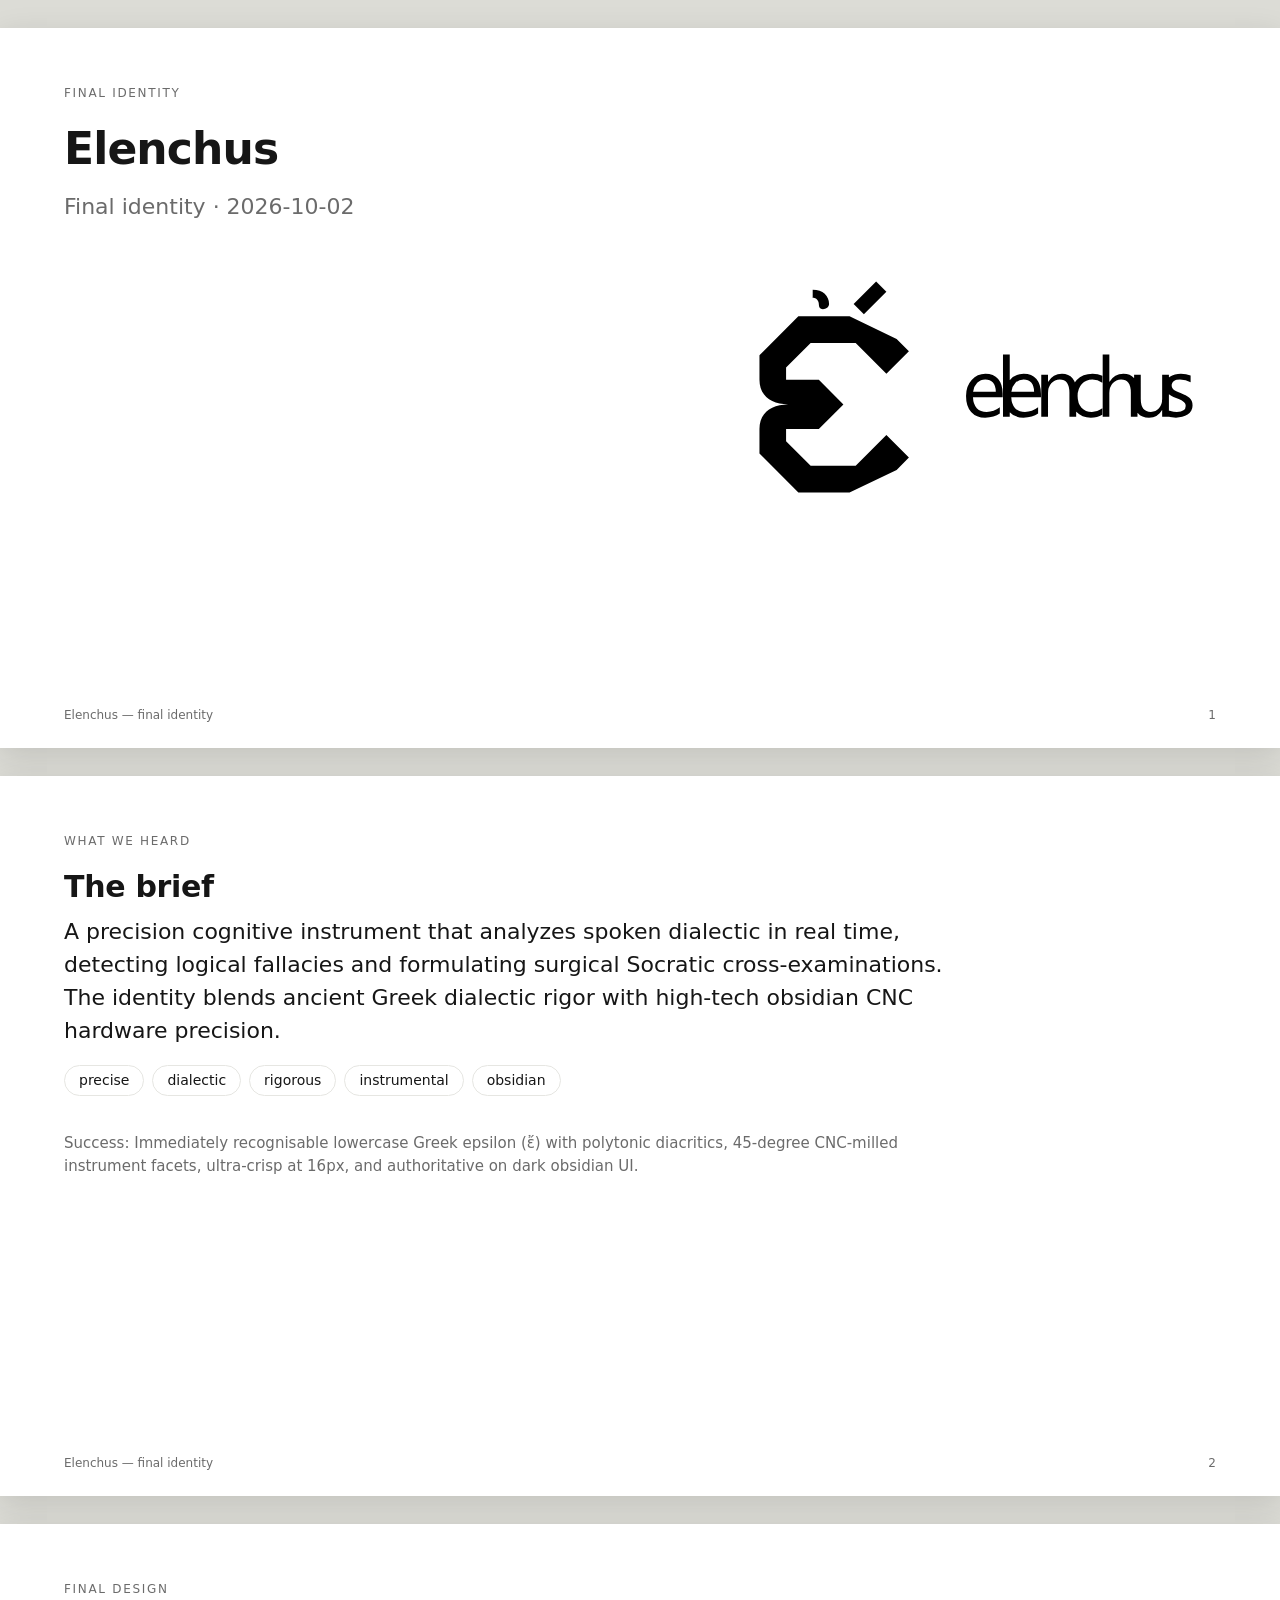
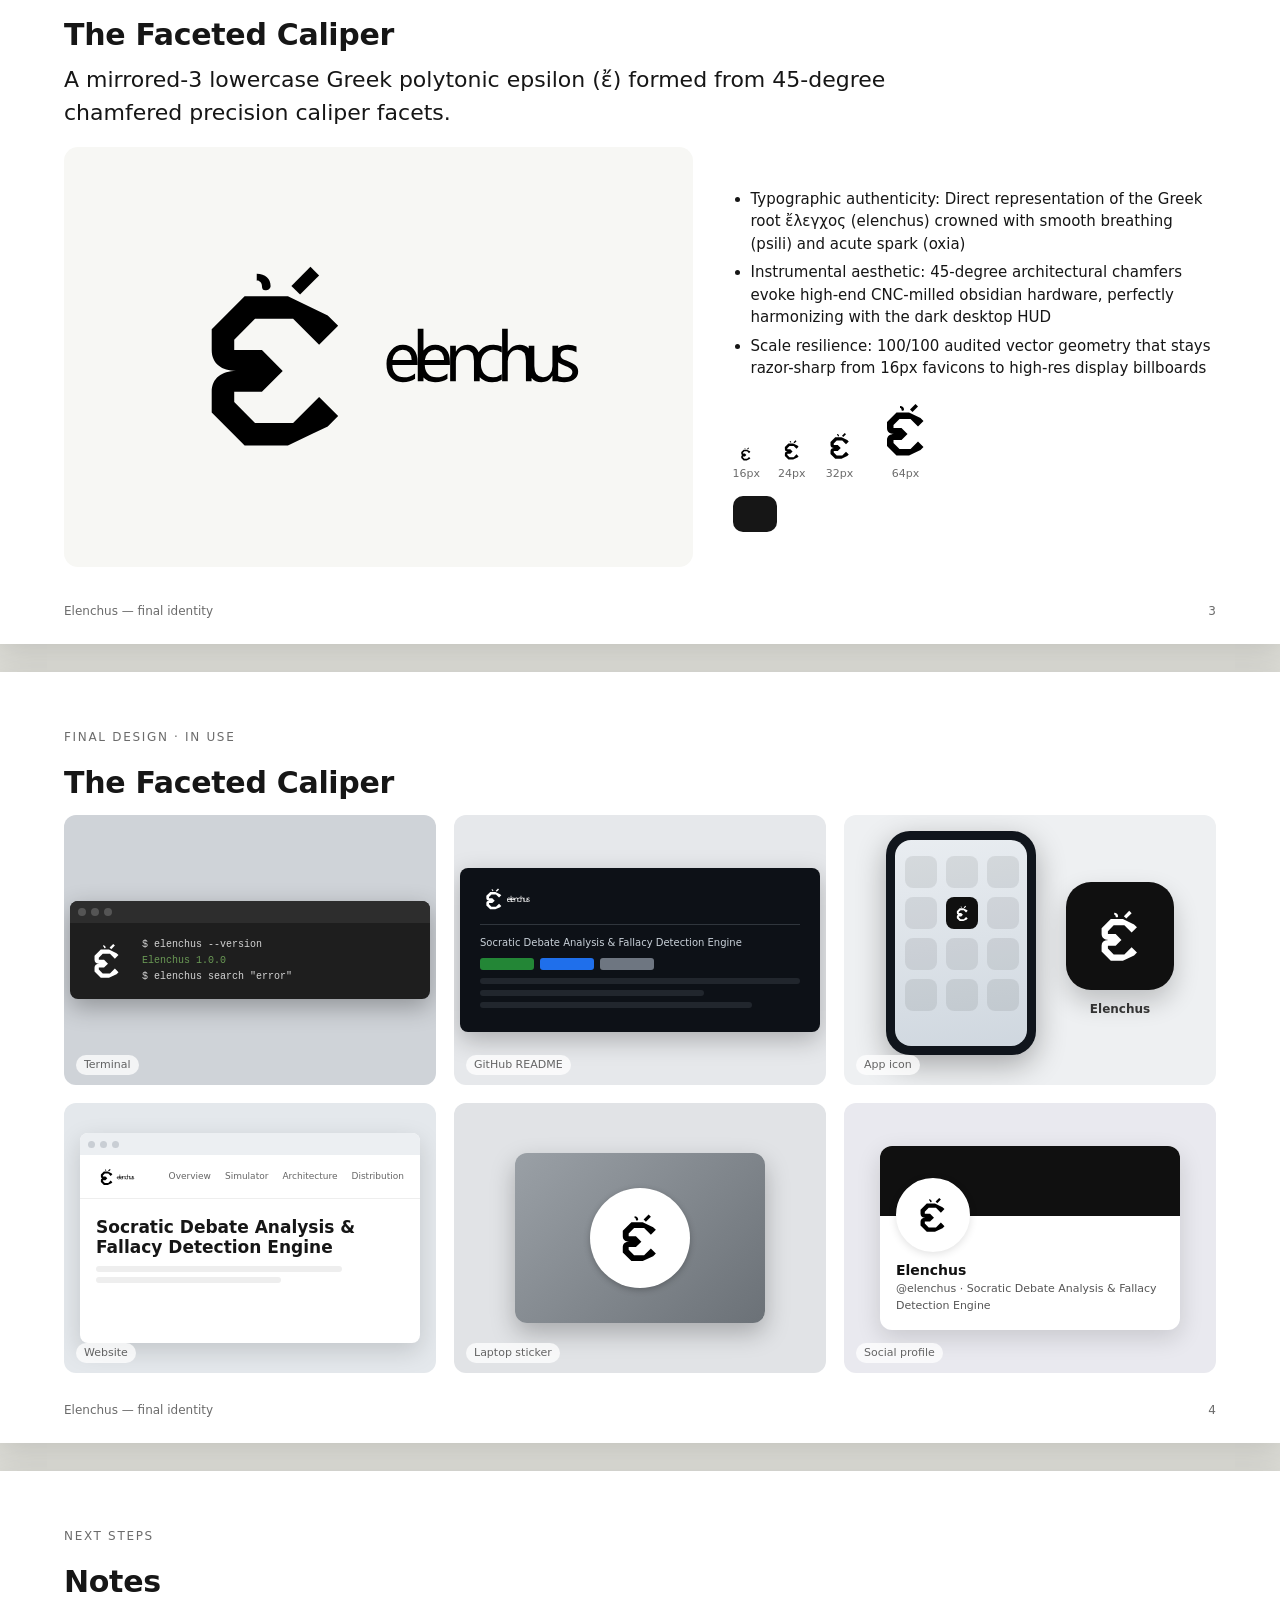
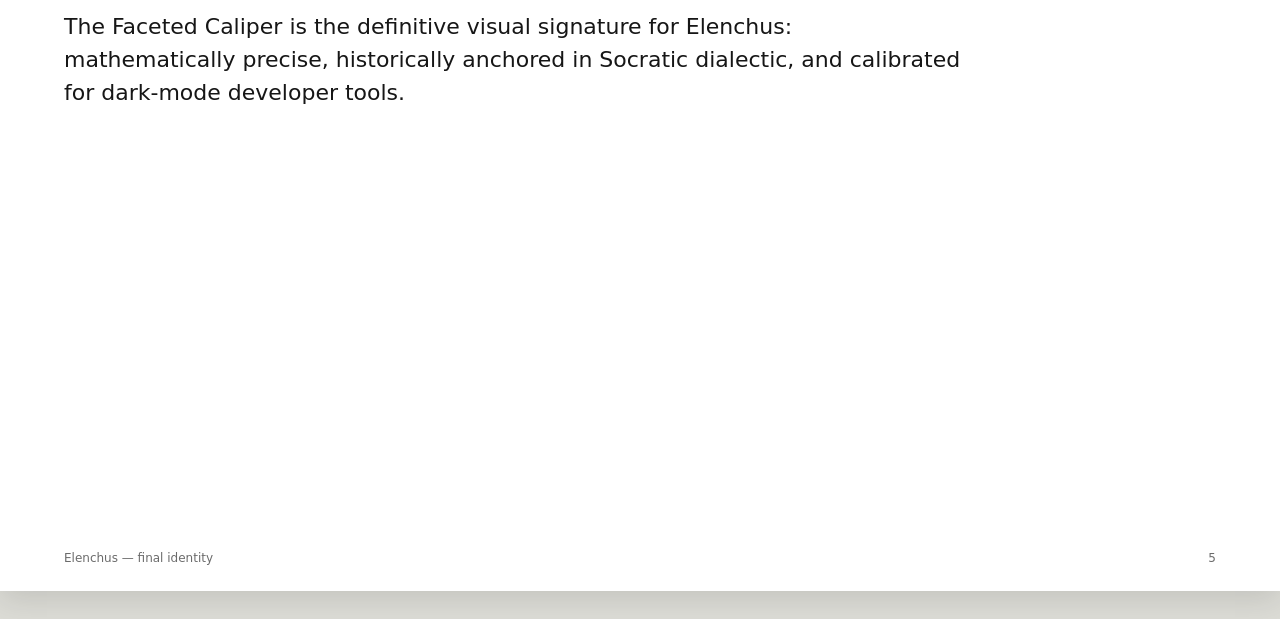
<file: assets/branding/presentation.html>
<!doctype html><html lang='en'><head><meta charset='utf-8'><title>Elenchus — final identity</title><style>
:root{--ink:#161616;--muted:#6b6b6b;--line:#e6e6e2;--paper:#f7f7f4}
*{box-sizing:border-box}body{margin:0;background:#dcdcd6;font:15px/1.5 system-ui,-apple-system,Segoe UI,sans-serif;color:var(--ink)}
.slide{width:1280px;min-height:720px;margin:28px auto;background:#fff;box-shadow:0 8px 30px rgba(0,0,0,.12);padding:56px 64px 70px;position:relative;overflow:hidden}
.slide h1{font-size:44px;margin:0 0 8px;letter-spacing:-.02em}.slide h2{font-size:30px;margin:0 0 6px;letter-spacing:-.01em}
.kicker{font-size:12px;letter-spacing:.14em;text-transform:uppercase;color:var(--muted);margin-bottom:14px}
.idea{font-size:22px;max-width:900px;margin:6px 0 18px}.muted{color:var(--muted)}
.foot{position:absolute;left:64px;right:64px;bottom:24px;display:flex;justify-content:space-between;font-size:12px;color:var(--muted)}
.hero{display:grid;grid-template-columns:1.3fr 1fr;gap:40px;align-items:center}
.stage{height:420px;background:var(--paper);border-radius:14px;display:flex;align-items:center;justify-content:center}
.stage img{max-width:70%;max-height:62%}
ul.rat{padding-left:18px;margin:0}ul.rat li{margin:6px 0}
.sizes{display:flex;gap:18px;align-items:flex-end;margin-top:18px}.sizes div{display:flex;flex-direction:column;align-items:center;gap:4px;font-size:11px;color:var(--muted)}
.rev{background:#161616;border-radius:10px;padding:18px 22px;display:inline-flex;margin-top:14px}
.mock{display:grid;grid-template-columns:repeat(3,1fr);gap:18px;margin-top:10px}
.m{height:270px;border-radius:12px;overflow:hidden;position:relative;display:flex;align-items:center;justify-content:center}
.m .lbl{position:absolute;left:12px;bottom:10px;font-size:11px;color:rgba(0,0,0,.6);background:rgba(255,255,255,.75);padding:2px 8px;border-radius:20px}
.bc{width:250px;height:143px;background:#fff;border-radius:5px;box-shadow:0 10px 26px rgba(0,0,0,.22);padding:16px;display:flex;flex-direction:column;justify-content:space-between;transform:translate(-50px,-38px) rotate(-4deg)}
.bc2{position:absolute;width:250px;height:143px;border-radius:5px;transform:translate(70px,52px) rotate(6deg);box-shadow:0 10px 26px rgba(0,0,0,.25);display:flex;align-items:center;justify-content:center}
.bc .t{font-size:9px;line-height:1.5;color:#333}
.phone{width:150px;height:224px;margin-bottom:14px;border-radius:24px;background:#10151c;padding:9px;box-shadow:0 10px 30px rgba(0,0,0,.3)}
.screen{width:100%;height:100%;border-radius:16px;background:linear-gradient(170deg,#e9edf1,#cfd7df);display:grid;grid-template-columns:repeat(3,1fr);gap:9px;padding:16px 10px;align-content:start}
.ai{width:32px;height:32px;border-radius:8px;background:rgba(0,0,0,.08);justify-self:center}
.bigapp{display:flex;flex-direction:column;align-items:center;gap:10px;font-size:12px;font-weight:600;color:#333;margin-left:30px}
.bigapp .bi{width:108px;height:108px;border-radius:25px;display:flex;align-items:center;justify-content:center;box-shadow:0 12px 26px rgba(0,0,0,.2)}
.web{width:340px;height:210px;background:#fff;border-radius:8px;box-shadow:0 8px 24px rgba(0,0,0,.15);overflow:hidden}
.web .bar{height:22px;background:#eceff2;display:flex;gap:5px;align-items:center;padding:0 8px}.web .bar i{width:7px;height:7px;border-radius:50%;background:#c9ced4}
.web .nav{height:44px;display:flex;align-items:center;padding:0 16px;gap:14px;font-size:9px;color:#666;border-bottom:1px solid #eee}
.web .hero2{padding:18px 16px}.web .hero2 b{display:block;font-size:17px;line-height:1.2;margin-bottom:8px}.web .hero2 span{display:block;height:6px;background:#eee;border-radius:3px;margin:5px 0;width:80%}
.sign{width:300px;height:190px;background:linear-gradient(#8c8f93,#6f7276);display:flex;flex-direction:column;align-items:center;padding-top:18px}
.sign .board{width:230px;height:74px;border-radius:6px;display:flex;align-items:center;justify-content:center;box-shadow:0 6px 16px rgba(0,0,0,.3)}
.sign .door{width:80px;height:80px;margin-top:18px;background:#3d4146;border-radius:3px 3px 0 0}
.tote{width:180px;height:210px;background:#efe7d8;border-radius:4px 4px 10px 10px;position:relative;display:flex;align-items:center;justify-content:center;box-shadow:0 8px 20px rgba(0,0,0,.15);margin-top:40px}
.tote:before{content:"";position:absolute;top:-46px;left:50%;transform:translateX(-50%);width:84px;height:70px;border:9px solid #e3d8c3;border-bottom:none;border-radius:50px 50px 0 0}
.social{width:300px;background:#fff;border-radius:12px;box-shadow:0 8px 24px rgba(0,0,0,.14);overflow:hidden}
.social .cover{height:70px}.social .av{width:74px;height:74px;border-radius:50%;background:#fff;border:4px solid #fff;margin:-38px 0 0 16px;display:flex;align-items:center;justify-content:center;box-shadow:0 2px 8px rgba(0,0,0,.12);overflow:hidden}
.social .meta{padding:8px 16px 16px;font-size:11px;color:#555}.social .meta b{font-size:14px;color:#111;display:block}
.cup{position:relative;width:150px;height:200px;margin-top:30px}
.cup .body{position:absolute;inset:0;background:#f4f1ea;clip-path:polygon(0 0,100% 0,86% 100%,14% 100%);display:flex;align-items:center;justify-content:center;box-shadow:inset -18px 0 24px rgba(0,0,0,.06)}
.cup .lid{position:absolute;left:-8px;right:-8px;top:-22px;height:24px;border-radius:8px 8px 3px 3px;background:#2b2b2b}
.cup .sleeve{position:absolute;left:6%;right:6%;top:36%;height:34%;clip-path:polygon(0 0,100% 0,96% 100%,4% 100%);display:flex;align-items:center;justify-content:center}
.bag{position:relative;width:170px;height:230px;background:#e9e2d6;border-radius:6px 6px 10px 10px;box-shadow:0 12px 26px rgba(0,0,0,.2);display:flex;flex-direction:column;align-items:center;padding-top:38px;gap:14px}
.bag:before{content:"";position:absolute;top:0;left:0;right:0;height:22px;background:repeating-linear-gradient(90deg,rgba(0,0,0,.08) 0 4px,transparent 4px 8px);border-radius:6px 6px 0 0}
.bag .label{width:118px;height:118px;border-radius:50%;background:#fff;display:flex;align-items:center;justify-content:center}
.bag .t{font-size:8px;letter-spacing:.14em;color:#555;text-transform:uppercase;padding:0 12px;text-align:center;line-height:1.4}
.sbag{position:relative;width:180px;height:210px;box-shadow:0 12px 26px rgba(0,0,0,.2);display:flex;align-items:center;justify-content:center;margin-top:30px}
.sbag:before{content:"";position:absolute;top:-40px;left:50%;transform:translateX(-50%);width:70px;height:56px;border:5px solid #333;border-bottom:none;border-radius:40px 40px 0 0}
.box{width:220px;height:150px;background:#f3efe6;box-shadow:14px 14px 0 rgba(0,0,0,.08),0 12px 26px rgba(0,0,0,.18);display:flex;align-items:center;justify-content:center;border-top:14px solid rgba(0,0,0,.06)}
.readme{width:360px;background:#0d1117;border-radius:8px;box-shadow:0 8px 24px rgba(0,0,0,.25);padding:18px 20px;color:#c9d1d9;font-size:10px}
.readme .rh{display:flex;align-items:center;gap:10px;border-bottom:1px solid #30363d;padding-bottom:12px;margin-bottom:10px}
.readme .badges{display:flex;gap:6px;margin:8px 0}.readme .badges i{display:block;width:54px;height:12px;border-radius:3px;background:#238636}.readme .badges i:nth-child(2){background:#1f6feb}.readme .badges i:nth-child(3){background:#6e7681}
.readme .ln{height:6px;background:#21262d;border-radius:3px;margin:6px 0}
.term{width:360px;background:#1e1e1e;border-radius:8px;box-shadow:0 8px 24px rgba(0,0,0,.3);overflow:hidden;font:10px/1.6 ui-monospace,Menlo,monospace;color:#d4d4d4}
.term .tb{height:22px;background:#2d2d2d;display:flex;gap:5px;align-items:center;padding:0 8px}.term .tb i{width:8px;height:8px;border-radius:50%;background:#555}
.term .tbody{padding:14px 16px;display:flex;gap:14px;align-items:center}
.sticker{width:250px;height:170px;background:linear-gradient(135deg,#9aa0a6,#6b7177);border-radius:12px;display:flex;align-items:center;justify-content:center;box-shadow:0 10px 24px rgba(0,0,0,.25)}
.sticker .s{width:100px;height:100px;border-radius:50%;background:#fff;display:flex;align-items:center;justify-content:center;box-shadow:0 2px 6px rgba(0,0,0,.25)}
.shirt{width:210px;height:220px;display:flex;align-items:center;justify-content:center;position:relative}
.shirt svg{position:absolute;inset:0}
.badge{width:170px;height:235px;background:#fff;border-radius:10px;box-shadow:0 10px 24px rgba(0,0,0,.2);display:flex;flex-direction:column;align-items:center;padding:20px 14px;gap:14px;position:relative;margin-top:30px}
.badge:before{content:"";position:absolute;top:-60px;left:50%;width:22px;height:62px;transform:translateX(-50%)}
.badge .hole{width:40px;height:8px;border-radius:4px;background:#ddd}.badge .nm{font-size:15px;font-weight:600}.badge .rl{font-size:10px;color:#777}
.pcard{position:relative;width:300px;height:189px;border-radius:14px;box-shadow:0 14px 30px rgba(0,0,0,.28);font:600 12px ui-monospace,Menlo,monospace}
.pcard .chip{position:absolute;left:22px;top:76px;width:40px;height:30px;border-radius:6px;background:linear-gradient(135deg,#e9d8a6,#c9a95c)}
.pcard .num{position:absolute;left:22px;top:122px;letter-spacing:.12em;font-size:14px}
.pcard .holder{position:absolute;left:22px;bottom:18px;font-size:10px;letter-spacing:.14em;opacity:.85}
.pcard .brandline{position:absolute;right:20px;bottom:16px;font:700 13px system-ui,sans-serif;opacity:.9}
.tabbar{width:340px;background:#dfe1e5;border-radius:10px;padding:8px 8px 0}
.tab{width:230px;height:36px;background:#fff;border-radius:10px 10px 0 0;display:flex;align-items:center;gap:8px;padding:0 12px;font-size:11px;color:#333}
.addr{height:40px;background:#fff;display:flex;align-items:center;padding:0 12px;font-size:10px;color:#777;border-top:1px solid #eee}
.cmp{display:grid;gap:22px;margin-top:20px}.cmp .c{background:var(--paper);border-radius:12px;padding:22px;display:flex;flex-direction:column;align-items:center;gap:12px}
.cmp img{max-height:120px;max-width:80%}
img.g{filter:grayscale(1)}img.w{filter:brightness(0) invert(1)}img.k{filter:brightness(0)}
.adj span{display:inline-block;border:1px solid var(--line);border-radius:20px;padding:4px 14px;margin:0 8px 8px 0;font-size:14px}
</style></head><body><section class="slide"><div class="kicker">Final identity</div>
<h1>Elenchus</h1><p class="idea muted">Final identity · 2026-10-02</p>
<div style="position:absolute;right:64px;top:50%;transform:translateY(-50%);width:520px;height:300px;display:flex;align-items:center;justify-content:center"><img class="" src="[data-uri]" style="max-width:100%;max-height:100%"></div><p class="muted" style="max-width:720px;margin-top:120px"></p><div class="foot"><span>Elenchus — final identity</span><span>1</span></div></section><section class="slide"><div class="kicker">What we heard</div><h2>The brief</h2>
<p class="idea">A precision cognitive instrument that analyzes spoken dialectic in real time, detecting logical fallacies and formulating surgical Socratic cross-examinations. The identity blends ancient Greek dialectic rigor with high-tech obsidian CNC hardware precision.</p><div class="adj"><span>precise</span><span>dialectic</span><span>rigorous</span><span>instrumental</span><span>obsidian</span></div>
<p class="muted" style="margin-top:28px;max-width:860px">Success: Immediately recognisable lowercase Greek epsilon (ἔ) with polytonic diacritics, 45-degree CNC-milled instrument facets, ultra-crisp at 16px, and authoritative on dark obsidian UI.</p><div class="foot"><span>Elenchus — final identity</span><span>2</span></div></section><section class="slide"><div class="kicker">Final design</div><h2>The Faceted Caliper</h2>
<p class="idea">A mirrored-3 lowercase Greek polytonic epsilon (ἔ) formed from 45-degree chamfered precision caliper facets.</p>
<div class="hero"><div class="stage"><img class="" src="[data-uri]"></div>
<div><ul class="rat"><li>Typographic authenticity: Direct representation of the Greek root ἔλεγχος (elenchus) crowned with smooth breathing (psili) and acute spark (oxia)</li><li>Instrumental aesthetic: 45-degree architectural chamfers evoke high-end CNC-milled obsidian hardware, perfectly harmonizing with the dark desktop HUD</li><li>Scale resilience: 100/100 audited vector geometry that stays razor-sharp from 16px favicons to high-res display billboards</li></ul><div class="sizes"><div><img class="" src="[data-uri]" style="height:16px">16px</div><div><img class="" src="[data-uri]" style="height:24px">24px</div><div><img class="" src="[data-uri]" style="height:32px">32px</div><div><img class="" src="[data-uri]" style="height:64px">64px</div></div><div class="rev"><img class="w" src="[data-uri]" style="max-height:44px;max-width:300px"></div></div></div>
<div class="foot"><span>Elenchus — final identity</span><span>3</span></div></section><section class="slide"><div class="kicker">Final design · in use</div><h2>The Faceted Caliper</h2>
<div class="mock"><div class="m" style="background:#cfd3d8"><div class="term"><div class="tb"><i></i><i></i><i></i></div><div class="tbody"><img class="w" src="[data-uri]" style="max-height:42px;max-width:42px"><div>$ elenchus --version<br><span style="color:#6a9955">Elenchus 1.0.0</span><br>$ elenchus search "error"</div></div></div><span class="lbl">Terminal</span></div><div class="m" style="background:#e6e8eb"><div class="readme"><div class="rh"><img class="w" src="[data-uri]" style="max-height:26px;max-width:180px"></div><div>Socratic Debate Analysis &amp; Fallacy Detection Engine</div><div class="badges"><i></i><i></i><i></i></div><div class="ln"></div><div class="ln" style="width:70%"></div><div class="ln" style="width:85%"></div></div><span class="lbl">GitHub README</span></div><div class="m" style="background:#eef0f2"><div class="phone"><div class="screen"><div class="ai"></div><div class="ai"></div><div class="ai"></div><div class="ai"></div><div class="ai" style="background:#101010;display:flex;align-items:center;justify-content:center"><img class="w" src="[data-uri]" style="max-height:19px;max-width:21px"></div><div class="ai"></div><div class="ai"></div><div class="ai"></div><div class="ai"></div><div class="ai"></div><div class="ai"></div><div class="ai"></div></div></div><div class="bigapp"><div class="bi" style="background:#101010"><img class="w" src="[data-uri]" style="max-height:62px;max-width:70px"></div>Elenchus</div><span class="lbl">App icon</span></div><div class="m" style="background:#e4e8ec"><div class="web"><div class="bar"><i></i><i></i><i></i></div><div class="nav"><img class="" src="[data-uri]" style="max-height:20px;max-width:110px"><span style="flex:1"></span><span>Overview</span><span>Simulator</span><span>Architecture</span><span>Distribution</span></div><div class="hero2"><b>Socratic Debate Analysis &amp; Fallacy Detection Engine</b><span></span><span style="width:60%"></span></div></div><span class="lbl">Website</span></div><div class="m" style="background:#e1e3e6"><div class="sticker"><div class="s"><img class="" src="[data-uri]" style="max-height:58px;max-width:66px"></div></div><span class="lbl">Laptop sticker</span></div><div class="m" style="background:#e9e9ef"><div class="social"><div class="cover" style="background:#101010"></div><div class="av"><img class="" src="[data-uri]" style="max-height:42px;max-width:50px"></div><div class="meta"><b>Elenchus</b>@elenchus · Socratic Debate Analysis &amp; Fallacy Detection Engine</div></div><span class="lbl">Social profile</span></div></div><div class="foot"><span>Elenchus — final identity</span><span>4</span></div></section><section class="slide"><div class="kicker">Next steps</div><h2>Notes</h2>
<p class="idea">The Faceted Caliper is the definitive visual signature for Elenchus: mathematically precise, historically anchored in Socratic dialectic, and calibrated for dark-mode developer tools.</p>
<ul class="rat" style="margin-top:30px"></ul><div class="foot"><span>Elenchus — final identity</span><span>5</span></div></section></body></html>
</file>
<file: site/docs/stylesheets/extra.css>
/* -------------------------------------------------------------
   ELENCHUS OBSIDIAN & PULSE GREEN MKDOCS THEME OVERRIDES
   ------------------------------------------------------------- */
@import url('https://api.fontshare.com/v2/css?f[]=general-sans@400,500,600&display=swap');
@import url('https://fonts.googleapis.com/css2?family=JetBrains+Mono:wght@400;500&display=swap');

:root > * {
  --md-primary-fg-color: #101010;
  --md-primary-bg-color: #f3f3f3;
  --md-accent-fg-color: #98ff38;
}

[data-md-color-scheme="slate"] {
  --md-default-bg-color: #101010;
  --md-default-bg-color--light: #141414;
  --md-default-bg-color--lighter: #1c1c1c;
  --md-default-fg-color: #f3f3f3;
  --md-default-fg-color--light: #c1c1c1;
  --md-default-fg-color--lighter: #9c9c9c;
  --md-default-fg-color--lightest: #6f6759;

  --md-code-bg-color: #080808;
  --md-code-fg-color: #f3f3f3;

  --md-typeset-a-color: #98ff38;
  --md-accent-fg-color: #98ff38;

  --md-typeset-font-family: 'General Sans', ui-sans-serif, -apple-system, BlinkMacSystemFont, "Segoe UI", Roboto, sans-serif;
  --md-code-font-family: 'JetBrains Mono', ui-monospace, "SF Mono", Menlo, Consolas, monospace;
}

/* Header & Navigation Bar */
.md-header {
  background-color: rgba(16, 16, 16, 0.92) !important;
  backdrop-filter: blur(12px);
  -webkit-backdrop-filter: blur(12px);
  border-bottom: 1px solid #212121;
}

.md-header__button.md-logo img {
  height: 24px;
  width: 24px;
  object-fit: contain;
  vertical-align: middle;
}


.md-tabs {
  background-color: #0c0c0c !important;
  border-bottom: 1px solid #212121;
}

.md-tabs__link--active,
.md-tabs__link:hover {
  color: #98ff38 !important;
}

/* Code Blocks */
.md-typeset code {
  border-radius: 4px;
  background-color: #141414;
  border: 1px solid #212121;
}

.md-typeset pre > code {
  border: 1px solid #212121;
}

/* Tables */
.md-typeset table:not([class]) {
  border: 1px solid #212121;
  border-radius: 6px;
  overflow: hidden;
  background-color: #080808;
}

.md-typeset table:not([class]) th {
  background-color: #141414;
  color: #9c9c9c;
  font-family: 'JetBrains Mono', monospace;
  font-size: 0.75rem;
  text-transform: uppercase;
  letter-spacing: 0.05em;
  border-bottom: 1px solid #212121;
}

.md-typeset table:not([class]) td {
  border-bottom: 1px solid #1c1c1c;
  font-size: 0.85rem;
}

/* Back to Website Button */
.elenchus-home-link {
  display: inline-flex;
  align-items: center;
  gap: 6px;
  padding: 4px 12px;
  font-size: 0.8rem;
  border-radius: 9999px;
  background-color: #141414;
  border: 1px solid #212121;
  color: #f3f3f3 !important;
  transition: all 0.15s ease;
}

.elenchus-home-link:hover {
  border-color: #98ff38;
  color: #98ff38 !important;
}

/* Global Dark Scrollbars for Documentation */
:root, html {
  color-scheme: dark;
  scrollbar-color: #212121 #101010;
  scrollbar-width: thin;
}

::-webkit-scrollbar {
  width: 6px;
  height: 6px;
}

::-webkit-scrollbar-track {
  background: #101010;
}

::-webkit-scrollbar-thumb {
  background: #212121;
  border-radius: 4px;
}

::-webkit-scrollbar-thumb:hover {
  background: #474747;
}

/* Centered Mermaid Diagrams */
.mermaid {
  display: flex !important;
  justify-content: center !important;
  text-align: center !important;
  margin: 1.5rem auto !important;
  background-color: #080808;
  border: 1px solid #212121;
  border-radius: 8px;
  padding: 1.5rem 1rem;
  overflow-x: auto;
  scrollbar-width: none;
  -ms-overflow-style: none;
}

.mermaid::-webkit-scrollbar {
  display: none;
  width: 0;
  height: 0;
}

.mermaid svg {
  max-width: 100%;
  height: auto;
  margin: 0 auto;
}
</file>
<file: site/docs/assets/stylesheets/main.ec1eaa64.min.css>
@charset "UTF-8";html{-webkit-text-size-adjust:none;-moz-text-size-adjust:none;text-size-adjust:none;box-sizing:border-box}*,:after,:before{box-sizing:inherit}@media (prefers-reduced-motion){*,:after,:before{transition:none!important}}body{margin:0}a,button,input,label{-webkit-tap-highlight-color:transparent}a{color:inherit;text-decoration:none}hr{border:0;box-sizing:initial;display:block;height:.05rem;overflow:visible;padding:0}small{font-size:80%}sub,sup{line-height:1em}img{border-style:none}table{border-collapse:initial;border-spacing:0}td,th{font-weight:400;vertical-align:top}button{background:#0000;border:0;font-family:inherit;font-size:inherit;margin:0;padding:0}input{border:0;outline:none}:root{--md-primary-fg-color:#4051b5;--md-primary-fg-color--light:#5d6cc0;--md-primary-fg-color--dark:#303fa1;--md-primary-bg-color:#fff;--md-primary-bg-color--light:#ffffffb3;--md-accent-fg-color:#526cfe;--md-accent-fg-color--transparent:#526cfe1a;--md-accent-bg-color:#fff;--md-accent-bg-color--light:#ffffffb3}[data-md-color-scheme=default]{color-scheme:light}[data-md-color-scheme=default] img[src$="#gh-dark-mode-only"],[data-md-color-scheme=default] img[src$="#only-dark"]{display:none}:root,[data-md-color-scheme=default]{--md-hue:225deg;--md-default-fg-color:#000000de;--md-default-fg-color--light:#0000008a;--md-default-fg-color--lighter:#00000052;--md-default-fg-color--lightest:#00000012;--md-default-bg-color:#fff;--md-default-bg-color--light:#ffffffb3;--md-default-bg-color--lighter:#ffffff4d;--md-default-bg-color--lightest:#ffffff1f;--md-code-fg-color:#36464e;--md-code-bg-color:#f5f5f5;--md-code-bg-color--light:#f5f5f5b3;--md-code-bg-color--lighter:#f5f5f54d;--md-code-hl-color:#4287ff;--md-code-hl-color--light:#4287ff1a;--md-code-hl-number-color:#d52a2a;--md-code-hl-special-color:#db1457;--md-code-hl-function-color:#a846b9;--md-code-hl-constant-color:#6e59d9;--md-code-hl-keyword-color:#3f6ec6;--md-code-hl-string-color:#1c7d4d;--md-code-hl-name-color:var(--md-code-fg-color);--md-code-hl-operator-color:var(--md-default-fg-color--light);--md-code-hl-punctuation-color:var(--md-default-fg-color--light);--md-code-hl-comment-color:var(--md-default-fg-color--light);--md-code-hl-generic-color:var(--md-default-fg-color--light);--md-code-hl-variable-color:var(--md-default-fg-color--light);--md-typeset-color:var(--md-default-fg-color);--md-typeset-a-color:var(--md-primary-fg-color);--md-typeset-del-color:#f5503d26;--md-typeset-ins-color:#0bd57026;--md-typeset-kbd-color:#fafafa;--md-typeset-kbd-accent-color:#fff;--md-typeset-kbd-border-color:#b8b8b8;--md-typeset-mark-color:#ffff0080;--md-typeset-table-color:#0000001f;--md-typeset-table-color--light:rgba(0,0,0,.035);--md-admonition-fg-color:var(--md-default-fg-color);--md-admonition-bg-color:var(--md-default-bg-color);--md-warning-fg-color:#000000de;--md-warning-bg-color:#ff9;--md-footer-fg-color:#fff;--md-footer-fg-color--light:#ffffffb3;--md-footer-fg-color--lighter:#ffffff73;--md-footer-bg-color:#000000de;--md-footer-bg-color--dark:#00000052;--md-shadow-z1:0 0.2rem 0.5rem #0000000d,0 0 0.05rem #0000001a;--md-shadow-z2:0 0.2rem 0.5rem #0000001a,0 0 0.05rem #00000040;--md-shadow-z3:0 0.2rem 0.5rem #0003,0 0 0.05rem #00000059}.md-icon svg{fill:currentcolor;display:block;height:1.2rem;width:1.2rem}body{-webkit-font-smoothing:antialiased;-moz-osx-font-smoothing:grayscale;--md-text-font-family:var(--md-text-font,_),-apple-system,BlinkMacSystemFont,Helvetica,Arial,sans-serif;--md-code-font-family:var(--md-code-font,_),SFMono-Regular,Consolas,Menlo,monospace}aside,body,input{font-feature-settings:"kern","liga";color:var(--md-typeset-color);font-family:var(--md-text-font-family)}code,kbd,pre{font-feature-settings:"kern";font-family:var(--md-code-font-family)}:root{--md-typeset-table-sort-icon:url('data:image/svg+xml;charset=utf-8,<svg xmlns="http://www.w3.org/2000/svg" viewBox="0 0 24 24"><path d="m18 21-4-4h3V7h-3l4-4 4 4h-3v10h3M2 19v-2h10v2M2 13v-2h7v2M2 7V5h4v2z"/></svg>');--md-typeset-table-sort-icon--asc:url('data:image/svg+xml;charset=utf-8,<svg xmlns="http://www.w3.org/2000/svg" viewBox="0 0 24 24"><path d="M19 17h3l-4 4-4-4h3V3h2M2 17h10v2H2M6 5v2H2V5m0 6h7v2H2z"/></svg>');--md-typeset-table-sort-icon--desc:url('data:image/svg+xml;charset=utf-8,<svg xmlns="http://www.w3.org/2000/svg" viewBox="0 0 24 24"><path d="M19 7h3l-4-4-4 4h3v14h2M2 17h10v2H2M6 5v2H2V5m0 6h7v2H2z"/></svg>')}.md-typeset{-webkit-print-color-adjust:exact;color-adjust:exact;font-size:.8rem;line-height:1.6;overflow-wrap:break-word}@media print{.md-typeset{font-size:.68rem}}.md-typeset blockquote,.md-typeset dl,.md-typeset figure,.md-typeset ol,.md-typeset pre,.md-typeset ul{margin-bottom:1em;margin-top:1em}.md-typeset h1{color:var(--md-default-fg-color--light);font-size:2em;line-height:1.3;margin:0 0 1.25em}.md-typeset h1,.md-typeset h2{font-weight:300;letter-spacing:-.01em}.md-typeset h2{font-size:1.5625em;line-height:1.4;margin:1.6em 0 .64em}.md-typeset h3{font-size:1.25em;font-weight:400;letter-spacing:-.01em;line-height:1.5;margin:1.6em 0 .8em}.md-typeset h2+h3{margin-top:.8em}.md-typeset h4{font-weight:700;letter-spacing:-.01em;margin:1em 0}.md-typeset h5,.md-typeset h6{color:var(--md-default-fg-color--light);font-size:.8em;font-weight:700;letter-spacing:-.01em;margin:1.25em 0}.md-typeset h5{text-transform:uppercase}.md-typeset h5 code{text-transform:none}.md-typeset hr{border-bottom:.05rem solid var(--md-default-fg-color--lightest);display:flow-root;margin:1.5em 0}.md-typeset a{color:var(--md-typeset-a-color);word-break:break-word}.md-typeset a,.md-typeset a:before{transition:color 125ms}.md-typeset a:focus,.md-typeset a:hover{color:var(--md-accent-fg-color)}.md-typeset a:focus code,.md-typeset a:hover code{background-color:var(--md-accent-fg-color--transparent);color:var(--md-accent-fg-color)}.md-typeset a code{color:var(--md-typeset-a-color)}.md-typeset a.focus-visible{outline-color:var(--md-accent-fg-color);outline-offset:.2rem}.md-typeset code,.md-typeset kbd,.md-typeset pre{color:var(--md-code-fg-color);direction:ltr;font-variant-ligatures:none;transition:background-color 125ms}@media print{.md-typeset code,.md-typeset kbd,.md-typeset pre{white-space:pre-wrap}}.md-typeset code{background-color:var(--md-code-bg-color);border-radius:.1rem;-webkit-box-decoration-break:clone;box-decoration-break:clone;font-size:.85em;padding:0 .2941176471em;transition:color 125ms,background-color 125ms;word-break:break-word}.md-typeset code:not(.focus-visible){-webkit-tap-highlight-color:transparent;outline:none}.md-typeset pre{display:flow-root;line-height:1.4;position:relative}.md-typeset pre>code{-webkit-box-decoration-break:slice;box-decoration-break:slice;box-shadow:none;display:block;margin:0;outline-color:var(--md-accent-fg-color);overflow:auto;padding:.7720588235em 1.1764705882em;scrollbar-color:var(--md-default-fg-color--lighter) #0000;scrollbar-width:thin;touch-action:auto;word-break:normal}.md-typeset pre>code:hover{scrollbar-color:var(--md-accent-fg-color) #0000}.md-typeset pre>code::-webkit-scrollbar{height:.2rem;width:.2rem}.md-typeset pre>code::-webkit-scrollbar-thumb{background-color:var(--md-default-fg-color--lighter)}.md-typeset pre>code::-webkit-scrollbar-thumb:hover{background-color:var(--md-accent-fg-color)}.md-typeset kbd{background-color:var(--md-typeset-kbd-color);border-radius:.1rem;box-shadow:0 .1rem 0 .05rem var(--md-typeset-kbd-border-color),0 .1rem 0 var(--md-typeset-kbd-border-color),0 -.1rem .2rem var(--md-typeset-kbd-accent-color) inset;color:var(--md-default-fg-color);display:inline-block;font-size:.75em;padding:0 .6666666667em;vertical-align:text-top;word-break:break-word}.md-typeset mark{background-color:var(--md-typeset-mark-color);-webkit-box-decoration-break:clone;box-decoration-break:clone;color:inherit;word-break:break-word}.md-typeset abbr{cursor:help;text-decoration:none}.md-typeset [data-preview],.md-typeset abbr{border-bottom:.05rem dotted var(--md-default-fg-color--light)}.md-typeset small{opacity:.75}[dir=ltr] .md-typeset sub,[dir=ltr] .md-typeset sup{margin-left:.078125em}[dir=rtl] .md-typeset sub,[dir=rtl] .md-typeset sup{margin-right:.078125em}[dir=ltr] .md-typeset blockquote{padding-left:.6rem}[dir=rtl] .md-typeset blockquote{padding-right:.6rem}[dir=ltr] .md-typeset blockquote{border-left:.2rem solid var(--md-default-fg-color--lighter)}[dir=rtl] .md-typeset blockquote{border-right:.2rem solid var(--md-default-fg-color--lighter)}.md-typeset blockquote{color:var(--md-default-fg-color--light);margin-left:0;margin-right:0}.md-typeset ul{list-style-type:disc}.md-typeset ul[type]{list-style-type:revert-layer}[dir=ltr] .md-typeset ol,[dir=ltr] .md-typeset ul{margin-left:.625em}[dir=rtl] .md-typeset ol,[dir=rtl] .md-typeset ul{margin-right:.625em}.md-typeset ol,.md-typeset ul{padding:0}.md-typeset ol:not([hidden]),.md-typeset ul:not([hidden]){display:flow-root}.md-typeset ol ol,.md-typeset ul ol{list-style-type:lower-alpha}.md-typeset ol ol ol,.md-typeset ul ol ol{list-style-type:lower-roman}.md-typeset ol ol ol ol,.md-typeset ul ol ol ol{list-style-type:upper-alpha}.md-typeset ol ol ol ol ol,.md-typeset ul ol ol ol ol{list-style-type:upper-roman}.md-typeset ol[type],.md-typeset ul[type]{list-style-type:revert-layer}[dir=ltr] .md-typeset ol li,[dir=ltr] .md-typeset ul li{margin-left:1.25em}[dir=rtl] .md-typeset ol li,[dir=rtl] .md-typeset ul li{margin-right:1.25em}.md-typeset ol li,.md-typeset ul li{margin-bottom:.5em}.md-typeset ol li blockquote,.md-typeset ol li p,.md-typeset ul li blockquote,.md-typeset ul li p{margin:.5em 0}.md-typeset ol li:last-child,.md-typeset ul li:last-child{margin-bottom:0}[dir=ltr] .md-typeset ol li ol,[dir=ltr] .md-typeset ol li ul,[dir=ltr] .md-typeset ul li ol,[dir=ltr] .md-typeset ul li ul{margin-left:.625em}[dir=rtl] .md-typeset ol li ol,[dir=rtl] .md-typeset ol li ul,[dir=rtl] .md-typeset ul li ol,[dir=rtl] .md-typeset ul li ul{margin-right:.625em}.md-typeset ol li ol,.md-typeset ol li ul,.md-typeset ul li ol,.md-typeset ul li ul{margin-bottom:.5em;margin-top:.5em}[dir=ltr] .md-typeset dd{margin-left:1.875em}[dir=rtl] .md-typeset dd{margin-right:1.875em}.md-typeset dd{margin-bottom:1.5em;margin-top:1em}.md-typeset img,.md-typeset svg,.md-typeset video{height:auto;max-width:100%}.md-typeset img[align=left]{margin:1em 1em 1em 0}.md-typeset img[align=right]{margin:1em 0 1em 1em}.md-typeset img[align]:only-child{margin-top:0}.md-typeset figure{display:flow-root;margin:1em auto;max-width:100%;text-align:center;width:fit-content}.md-typeset figure img{display:block;margin:0 auto}.md-typeset figcaption{font-style:italic;margin:1em auto;max-width:24rem}.md-typeset iframe{max-width:100%}.md-typeset table:not([class]){background-color:var(--md-default-bg-color);border:.05rem solid var(--md-typeset-table-color);border-radius:.1rem;display:inline-block;font-size:.64rem;max-width:100%;overflow:auto;touch-action:auto}@media print{.md-typeset table:not([class]){display:table}}.md-typeset table:not([class])+*{margin-top:1.5em}.md-typeset table:not([class]) td>:first-child,.md-typeset table:not([class]) th>:first-child{margin-top:0}.md-typeset table:not([class]) td>:last-child,.md-typeset table:not([class]) th>:last-child{margin-bottom:0}.md-typeset table:not([class]) td:not([align]),.md-typeset table:not([class]) th:not([align]){text-align:left}[dir=rtl] .md-typeset table:not([class]) td:not([align]),[dir=rtl] .md-typeset table:not([class]) th:not([align]){text-align:right}.md-typeset table:not([class]) th{font-weight:700;min-width:5rem;padding:.9375em 1.25em;vertical-align:top}.md-typeset table:not([class]) td{border-top:.05rem solid var(--md-typeset-table-color);padding:.9375em 1.25em;vertical-align:top}.md-typeset table:not([class]) tbody tr{transition:background-color 125ms}.md-typeset table:not([class]) tbody tr:hover{background-color:var(--md-typeset-table-color--light);box-shadow:0 .05rem 0 var(--md-default-bg-color) inset}.md-typeset table:not([class]) a{word-break:normal}.md-typeset table th[role=columnheader]{cursor:pointer}[dir=ltr] .md-typeset table th[role=columnheader]:after{margin-left:.5em}[dir=rtl] .md-typeset table th[role=columnheader]:after{margin-right:.5em}.md-typeset table th[role=columnheader]:after{content:"";display:inline-block;height:1.2em;-webkit-mask-image:var(--md-typeset-table-sort-icon);mask-image:var(--md-typeset-table-sort-icon);-webkit-mask-repeat:no-repeat;mask-repeat:no-repeat;-webkit-mask-size:contain;mask-size:contain;transition:background-color 125ms;vertical-align:text-bottom;width:1.2em}.md-typeset table th[role=columnheader]:hover:after{background-color:var(--md-default-fg-color--lighter)}.md-typeset table th[role=columnheader][aria-sort=ascending]:after{background-color:var(--md-default-fg-color--light);-webkit-mask-image:var(--md-typeset-table-sort-icon--asc);mask-image:var(--md-typeset-table-sort-icon--asc)}.md-typeset table th[role=columnheader][aria-sort=descending]:after{background-color:var(--md-default-fg-color--light);-webkit-mask-image:var(--md-typeset-table-sort-icon--desc);mask-image:var(--md-typeset-table-sort-icon--desc)}.md-typeset__scrollwrap{margin:1em -.8rem;overflow-x:auto;touch-action:auto}.md-typeset__table{display:inline-block;margin-bottom:.5em;padding:0 .8rem}@media print{.md-typeset__table{display:block}}html .md-typeset__table table{display:table;margin:0;overflow:hidden;width:100%}@media screen and (max-width:44.984375em){.md-content__inner>pre{margin:1em -.8rem}.md-content__inner>pre code{border-radius:0}}.md-typeset .md-author{border-radius:100%;display:block;flex-shrink:0;height:1.6rem;overflow:hidden;position:relative;transition:color 125ms,transform 125ms;width:1.6rem}.md-typeset .md-author img{display:block}.md-typeset .md-author--more{background:var(--md-default-fg-color--lightest);color:var(--md-default-fg-color--lighter);font-size:.6rem;font-weight:700;line-height:1.6rem;text-align:center}.md-typeset .md-author--long{height:2.4rem;width:2.4rem}.md-typeset a.md-author{transform:scale(1)}.md-typeset a.md-author img{border-radius:100%;filter:grayscale(100%) opacity(75%);transition:filter 125ms}.md-typeset a.md-author:focus,.md-typeset a.md-author:hover{transform:scale(1.1);z-index:1}.md-typeset a.md-author:focus img,.md-typeset a.md-author:hover img{filter:grayscale(0)}.md-banner{background-color:var(--md-footer-bg-color);color:var(--md-footer-fg-color);overflow:auto}@media print{.md-banner{display:none}}.md-banner--warning{background-color:var(--md-warning-bg-color);color:var(--md-warning-fg-color)}.md-banner__inner{font-size:.7rem;margin:.6rem auto;padding:0 .8rem}[dir=ltr] .md-banner__button{float:right}[dir=rtl] .md-banner__button{float:left}.md-banner__button{color:inherit;cursor:pointer;transition:opacity .25s}.no-js .md-banner__button{display:none}.md-banner__button:hover{opacity:.7}html{font-size:125%;height:100%;overflow-x:hidden}@media screen and (min-width:100em){html{font-size:137.5%}}@media screen and (min-width:125em){html{font-size:150%}}body{background-color:var(--md-default-bg-color);display:flex;flex-direction:column;font-size:.5rem;min-height:100%;position:relative;width:100%}@media print{body{display:block}}@media screen and (max-width:59.984375em){body[data-md-scrolllock]{position:fixed}}.md-grid{margin-left:auto;margin-right:auto;max-width:61rem}.md-container{display:flex;flex-direction:column;flex-grow:1}@media print{.md-container{display:block}}.md-main{flex-grow:1}.md-main__inner{display:flex;height:100%;margin-top:1.5rem}.md-ellipsis{overflow:hidden;text-overflow:ellipsis}.md-toggle{display:none}.md-option{height:0;opacity:0;position:absolute;width:0}.md-option:checked+label:not([hidden]){display:block}.md-option.focus-visible+label{outline-color:var(--md-accent-fg-color);outline-style:auto}.md-skip{background-color:var(--md-default-fg-color);border-radius:.1rem;color:var(--md-default-bg-color);font-size:.64rem;margin:.5rem;opacity:0;outline-color:var(--md-accent-fg-color);padding:.3rem .5rem;position:fixed;transform:translateY(.4rem);z-index:-1}.md-skip:focus{opacity:1;transform:translateY(0);transition:transform .25s cubic-bezier(.4,0,.2,1),opacity 175ms 75ms;z-index:10}@page{margin:25mm}:root{--md-clipboard-icon:url('data:image/svg+xml;charset=utf-8,<svg xmlns="http://www.w3.org/2000/svg" viewBox="0 0 24 24"><path d="M19 21H8V7h11m0-2H8a2 2 0 0 0-2 2v14a2 2 0 0 0 2 2h11a2 2 0 0 0 2-2V7a2 2 0 0 0-2-2m-3-4H4a2 2 0 0 0-2 2v14h2V3h12z"/></svg>')}.md-clipboard{border-radius:.1rem;color:var(--md-default-fg-color--lightest);cursor:pointer;height:1.5em;outline-color:var(--md-accent-fg-color);outline-offset:.1rem;transition:color .25s;width:1.5em;z-index:1}@media print{.md-clipboard{display:none}}.md-clipboard:not(.focus-visible){-webkit-tap-highlight-color:transparent;outline:none}:hover>.md-clipboard{color:var(--md-default-fg-color--light)}.md-clipboard:focus,.md-clipboard:hover{color:var(--md-accent-fg-color)}.md-clipboard:after{background-color:currentcolor;content:"";display:block;height:1.125em;margin:0 auto;-webkit-mask-image:var(--md-clipboard-icon);mask-image:var(--md-clipboard-icon);-webkit-mask-position:center;mask-position:center;-webkit-mask-repeat:no-repeat;mask-repeat:no-repeat;-webkit-mask-size:contain;mask-size:contain;width:1.125em}.md-clipboard--inline{cursor:pointer}.md-clipboard--inline code{transition:color .25s,background-color .25s}.md-clipboard--inline:focus code,.md-clipboard--inline:hover code{background-color:var(--md-accent-fg-color--transparent);color:var(--md-accent-fg-color)}:root{--md-code-select-icon:url('data:image/svg+xml;charset=utf-8,<svg xmlns="http://www.w3.org/2000/svg" viewBox="0 0 24 24"><path d="M19 19h-4v2h4c1.1 0 2-.9 2-2v-4h-2m0-12h-4v2h4v4h2V5c0-1.1-.9-2-2-2M5 5h4V3H5c-1.1 0-2 .9-2 2v4h2m0 6H3v4c0 1.1.9 2 2 2h4v-2H5zm2-4h2v2H7zm4 0h2v2h-2zm4 0h2v2h-2zM7 7h2v2H7zm4 0h2v2h-2zm4 0h2v2h-2zm-8 8h2v2H7zm4 0h2v2h-2zm4 0h2v2h-2z"/></svg>');--md-code-copy-icon:url('data:image/svg+xml;charset=utf-8,<svg xmlns="http://www.w3.org/2000/svg" viewBox="0 0 24 24"><path d="M19 21H8V7h11m0-2H8a2 2 0 0 0-2 2v14a2 2 0 0 0 2 2h11a2 2 0 0 0 2-2V7a2 2 0 0 0-2-2m-3-4H4a2 2 0 0 0-2 2v14h2V3h12z"/></svg>')}.md-typeset .md-code__content{display:grid}.md-code__nav{background-color:var(--md-code-bg-color--lighter);border-radius:.1rem;display:flex;gap:.2rem;padding:.2rem;position:absolute;right:.25em;top:.25em;transition:background-color .25s;z-index:1}:hover>.md-code__nav{background-color:var(--md-code-bg-color--light)}.md-code__button{color:var(--md-default-fg-color--lightest);cursor:pointer;display:block;height:1.5em;outline-color:var(--md-accent-fg-color);outline-offset:.1rem;transition:color .25s;width:1.5em}:hover>*>.md-code__button{color:var(--md-default-fg-color--light)}.md-code__button.focus-visible,.md-code__button:hover{color:var(--md-accent-fg-color)}.md-code__button--active{color:var(--md-default-fg-color)!important}.md-code__button:after{background-color:currentcolor;content:"";display:block;height:1.125em;margin:0 auto;-webkit-mask-position:center;mask-position:center;-webkit-mask-repeat:no-repeat;mask-repeat:no-repeat;-webkit-mask-size:contain;mask-size:contain;width:1.125em}.md-code__button[data-md-type=select]:after{-webkit-mask-image:var(--md-code-select-icon);mask-image:var(--md-code-select-icon)}.md-code__button[data-md-type=copy]:after{-webkit-mask-image:var(--md-code-copy-icon);mask-image:var(--md-code-copy-icon)}@keyframes consent{0%{opacity:0;transform:translateY(100%)}to{opacity:1;transform:translateY(0)}}@keyframes overlay{0%{opacity:0}to{opacity:1}}.md-consent__overlay{animation:overlay .25s both;-webkit-backdrop-filter:blur(.1rem);backdrop-filter:blur(.1rem);background-color:#0000008a;height:100%;opacity:1;position:fixed;top:0;width:100%;z-index:5}.md-consent__inner{animation:consent .5s cubic-bezier(.1,.7,.1,1) both;background-color:var(--md-default-bg-color);border:0;border-radius:.1rem;bottom:0;box-shadow:0 0 .2rem #0000001a,0 .2rem .4rem #0003;max-height:100%;overflow:auto;padding:0;position:fixed;width:100%;z-index:5}.md-consent__form{padding:.8rem}.md-consent__settings{display:none;margin:1em 0}input:checked+.md-consent__settings{display:block}.md-consent__controls{margin-bottom:.8rem}.md-typeset .md-consent__controls .md-button{display:inline}@media screen and (max-width:44.984375em){.md-typeset .md-consent__controls .md-button{display:block;margin-top:.4rem;text-align:center;width:100%}}.md-consent label{cursor:pointer}.md-content{flex-grow:1;min-width:0}.md-content__inner{margin:0 .8rem 1.2rem;padding-top:.6rem}@media screen and (min-width:76.25em){[dir=ltr] .md-sidebar--primary:not([hidden])~.md-content>.md-content__inner{margin-left:1.2rem}[dir=ltr] .md-sidebar--secondary:not([hidden])~.md-content>.md-content__inner,[dir=rtl] .md-sidebar--primary:not([hidden])~.md-content>.md-content__inner{margin-right:1.2rem}[dir=rtl] .md-sidebar--secondary:not([hidden])~.md-content>.md-content__inner{margin-left:1.2rem}}.md-content__inner:before{content:"";display:block;height:.4rem}.md-content__inner>:last-child{margin-bottom:0}[dir=ltr] .md-content__button{float:right}[dir=rtl] .md-content__button{float:left}[dir=ltr] .md-content__button{margin-left:.4rem}[dir=rtl] .md-content__button{margin-right:.4rem}.md-content__button{margin:.4rem 0;padding:0}@media print{.md-content__button{display:none}}.md-typeset .md-content__button{color:var(--md-default-fg-color--lighter)}.md-content__button svg{display:inline;vertical-align:top}[dir=rtl] .md-content__button svg{transform:scaleX(-1)}[dir=ltr] .md-dialog{right:.8rem}[dir=rtl] .md-dialog{left:.8rem}.md-dialog{background-color:var(--md-default-fg-color);border-radius:.1rem;bottom:.8rem;box-shadow:var(--md-shadow-z3);min-width:11.1rem;opacity:0;padding:.4rem .6rem;pointer-events:none;position:fixed;transform:translateY(100%);transition:transform 0ms .4s,opacity .4s;z-index:4}@media print{.md-dialog{display:none}}.md-dialog--active{opacity:1;pointer-events:auto;transform:translateY(0);transition:transform .4s cubic-bezier(.075,.85,.175,1),opacity .4s}.md-dialog__inner{color:var(--md-default-bg-color);font-size:.7rem}.md-feedback{margin:2em 0 1em;text-align:center}.md-feedback fieldset{border:none;margin:0;padding:0}.md-feedback__title{font-weight:700;margin:1em auto}.md-feedback__inner{position:relative}.md-feedback__list{display:flex;flex-wrap:wrap;place-content:baseline center;position:relative}.md-feedback__list:hover .md-icon:not(:disabled){color:var(--md-default-fg-color--lighter)}:disabled .md-feedback__list{min-height:1.8rem}.md-feedback__icon{color:var(--md-default-fg-color--light);cursor:pointer;flex-shrink:0;margin:0 .1rem;transition:color 125ms}.md-feedback__icon:not(:disabled).md-icon:hover{color:var(--md-accent-fg-color)}.md-feedback__icon:disabled{color:var(--md-default-fg-color--lightest);pointer-events:none}.md-feedback__note{opacity:0;position:relative;transform:translateY(.4rem);transition:transform .4s cubic-bezier(.1,.7,.1,1),opacity .15s}.md-feedback__note>*{margin:0 auto;max-width:16rem}:disabled .md-feedback__note{opacity:1;transform:translateY(0)}@media print{.md-feedback{display:none}}.md-footer{background-color:var(--md-footer-bg-color);color:var(--md-footer-fg-color)}@media print{.md-footer{display:none}}.md-footer__inner{justify-content:space-between;overflow:auto;padding:.2rem}.md-footer__inner:not([hidden]){display:flex}.md-footer__link{align-items:end;display:flex;flex-grow:0.01;margin-bottom:.4rem;margin-top:1rem;max-width:100%;outline-color:var(--md-accent-fg-color);overflow:hidden;transition:opacity .25s}.md-footer__link:focus,.md-footer__link:hover{opacity:.7}[dir=rtl] .md-footer__link svg{transform:scaleX(-1)}@media screen and (max-width:44.984375em){.md-footer__link--prev{flex-shrink:0}.md-footer__link--prev .md-footer__title{display:none}}[dir=ltr] .md-footer__link--next{margin-left:auto}[dir=rtl] .md-footer__link--next{margin-right:auto}.md-footer__link--next{text-align:right}[dir=rtl] .md-footer__link--next{text-align:left}.md-footer__title{flex-grow:1;font-size:.9rem;margin-bottom:.7rem;max-width:calc(100% - 2.4rem);padding:0 1rem;white-space:nowrap}.md-footer__button{margin:.2rem;padding:.4rem}.md-footer__direction{font-size:.64rem;opacity:.7}.md-footer-meta{background-color:var(--md-footer-bg-color--dark)}.md-footer-meta__inner{display:flex;flex-wrap:wrap;justify-content:space-between;padding:.2rem}html .md-footer-meta.md-typeset a{color:var(--md-footer-fg-color--light)}html .md-footer-meta.md-typeset a:focus,html .md-footer-meta.md-typeset a:hover{color:var(--md-footer-fg-color)}.md-copyright{color:var(--md-footer-fg-color--lighter);font-size:.64rem;margin:auto .6rem;padding:.4rem 0;width:100%}@media screen and (min-width:45em){.md-copyright{width:auto}}.md-copyright__highlight{color:var(--md-footer-fg-color--light)}.md-social{display:inline-flex;gap:.2rem;margin:0 .4rem;padding:.2rem 0 .6rem}@media screen and (min-width:45em){.md-social{padding:.6rem 0}}.md-social__link{display:inline-block;height:1.6rem;text-align:center;width:1.6rem}.md-social__link:before{line-height:1.9}.md-social__link svg{fill:currentcolor;max-height:.8rem;vertical-align:-25%}.md-typeset .md-button{border:.1rem solid;border-radius:.1rem;color:var(--md-primary-fg-color);cursor:pointer;display:inline-block;font-weight:700;padding:.625em 2em;transition:color 125ms,background-color 125ms,border-color 125ms}.md-typeset .md-button--primary{background-color:var(--md-primary-fg-color);border-color:var(--md-primary-fg-color);color:var(--md-primary-bg-color)}.md-typeset .md-button:focus,.md-typeset .md-button:hover{background-color:var(--md-accent-fg-color);border-color:var(--md-accent-fg-color);color:var(--md-accent-bg-color)}[dir=ltr] .md-typeset .md-input{border-top-left-radius:.1rem}[dir=ltr] .md-typeset .md-input,[dir=rtl] .md-typeset .md-input{border-top-right-radius:.1rem}[dir=rtl] .md-typeset .md-input{border-top-left-radius:.1rem}.md-typeset .md-input{border-bottom:.1rem solid var(--md-default-fg-color--lighter);box-shadow:var(--md-shadow-z1);font-size:.8rem;height:1.8rem;padding:0 .6rem;transition:border .25s,box-shadow .25s}.md-typeset .md-input:focus,.md-typeset .md-input:hover{border-bottom-color:var(--md-accent-fg-color);box-shadow:var(--md-shadow-z2)}.md-typeset .md-input--stretch{width:100%}.md-header{background-color:var(--md-primary-fg-color);box-shadow:0 0 .2rem #0000,0 .2rem .4rem #0000;color:var(--md-primary-bg-color);display:block;left:0;position:sticky;right:0;top:0;z-index:4}@media print{.md-header{display:none}}.md-header[hidden]{transform:translateY(-100%);transition:transform .25s cubic-bezier(.8,0,.6,1),box-shadow .25s}.md-header--shadow{box-shadow:0 0 .2rem #0000001a,0 .2rem .4rem #0003;transition:transform .25s cubic-bezier(.1,.7,.1,1),box-shadow .25s}.md-header__inner{align-items:center;display:flex;padding:0 .2rem}.md-header__button{color:currentcolor;cursor:pointer;margin:.2rem;outline-color:var(--md-accent-fg-color);padding:.4rem;position:relative;transition:opacity .25s;vertical-align:middle;z-index:1}.md-header__button:hover{opacity:.7}.md-header__button:not([hidden]){display:inline-block}.md-header__button:not(.focus-visible){-webkit-tap-highlight-color:transparent;outline:none}.md-header__button.md-logo{margin:.2rem;padding:.4rem}@media screen and (max-width:76.234375em){.md-header__button.md-logo{display:none}}.md-header__button.md-logo img,.md-header__button.md-logo svg{fill:currentcolor;display:block;height:1.2rem;width:auto}@media screen and (min-width:60em){.md-header__button[for=__search]{display:none}}.no-js .md-header__button[for=__search]{display:none}[dir=rtl] .md-header__button[for=__search] svg{transform:scaleX(-1)}@media screen and (min-width:76.25em){.md-header__button[for=__drawer]{display:none}}.md-header__topic{display:flex;max-width:100%;position:absolute;transition:transform .4s cubic-bezier(.1,.7,.1,1),opacity .15s;white-space:nowrap}.md-header__topic+.md-header__topic{opacity:0;pointer-events:none;transform:translateX(1.25rem);transition:transform .4s cubic-bezier(1,.7,.1,.1),opacity .15s;z-index:-1}[dir=rtl] .md-header__topic+.md-header__topic{transform:translateX(-1.25rem)}.md-header__topic:first-child{font-weight:700}[dir=ltr] .md-header__title{margin-left:1rem;margin-right:.4rem}[dir=rtl] .md-header__title{margin-left:.4rem;margin-right:1rem}.md-header__title{flex-grow:1;font-size:.9rem;height:2.4rem;line-height:2.4rem}.md-header__title--active .md-header__topic{opacity:0;pointer-events:none;transform:translateX(-1.25rem);transition:transform .4s cubic-bezier(1,.7,.1,.1),opacity .15s;z-index:-1}[dir=rtl] .md-header__title--active .md-header__topic{transform:translateX(1.25rem)}.md-header__title--active .md-header__topic+.md-header__topic{opacity:1;pointer-events:auto;transform:translateX(0);transition:transform .4s cubic-bezier(.1,.7,.1,1),opacity .15s;z-index:0}.md-header__title>.md-header__ellipsis{height:100%;position:relative;width:100%}.md-header__option{display:flex;flex-shrink:0;max-width:100%;transition:max-width 0ms .25s,opacity .25s .25s;white-space:nowrap}[data-md-toggle=search]:checked~.md-header .md-header__option{max-width:0;opacity:0;transition:max-width 0ms,opacity 0ms}.md-header__option>input{bottom:0}.md-header__source{display:none}@media screen and (min-width:60em){[dir=ltr] .md-header__source{margin-left:1rem}[dir=rtl] .md-header__source{margin-right:1rem}.md-header__source{display:block;max-width:11.7rem;width:11.7rem}}@media screen and (min-width:76.25em){[dir=ltr] .md-header__source{margin-left:1.4rem}[dir=rtl] .md-header__source{margin-right:1.4rem}}.md-meta{color:var(--md-default-fg-color--light);font-size:.7rem;line-height:1.3}.md-meta__list{display:inline-flex;flex-wrap:wrap;list-style:none;margin:0;padding:0}.md-meta__item:not(:last-child):after{content:"·";margin-left:.2rem;margin-right:.2rem}.md-meta__link{color:var(--md-typeset-a-color)}.md-meta__link:focus,.md-meta__link:hover{color:var(--md-accent-fg-color)}.md-draft{background-color:#ff1744;border-radius:.125em;color:#fff;display:inline-block;font-weight:700;padding-left:.5714285714em;padding-right:.5714285714em}:root{--md-nav-icon--prev:url('data:image/svg+xml;charset=utf-8,<svg xmlns="http://www.w3.org/2000/svg" viewBox="0 0 24 24"><path d="M20 11v2H8l5.5 5.5-1.42 1.42L4.16 12l7.92-7.92L13.5 5.5 8 11z"/></svg>');--md-nav-icon--next:url('data:image/svg+xml;charset=utf-8,<svg xmlns="http://www.w3.org/2000/svg" viewBox="0 0 24 24"><path d="M8.59 16.58 13.17 12 8.59 7.41 10 6l6 6-6 6z"/></svg>');--md-toc-icon:url('data:image/svg+xml;charset=utf-8,<svg xmlns="http://www.w3.org/2000/svg" viewBox="0 0 24 24"><path d="M3 9h14V7H3zm0 4h14v-2H3zm0 4h14v-2H3zm16 0h2v-2h-2zm0-10v2h2V7zm0 6h2v-2h-2z"/></svg>')}.md-nav{font-size:.7rem;line-height:1.3}.md-nav__title{color:var(--md-default-fg-color--light);display:block;font-weight:700;overflow:hidden;padding:0 .6rem;text-overflow:ellipsis}.md-nav__title .md-nav__button{display:none}.md-nav__title .md-nav__button img{height:100%;width:auto}.md-nav__title .md-nav__button.md-logo img,.md-nav__title .md-nav__button.md-logo svg{fill:currentcolor;display:block;height:2.4rem;max-width:100%;object-fit:contain;width:auto}.md-nav__list{list-style:none;margin:0;padding:0}.md-nav__link{align-items:flex-start;display:flex;gap:.4rem;margin-top:.625em;scroll-snap-align:start;transition:color 125ms}.md-nav__link--passed,.md-nav__link--passed code{color:var(--md-default-fg-color--light)}.md-nav__item .md-nav__link--active,.md-nav__item .md-nav__link--active code{color:var(--md-typeset-a-color)}.md-nav__link .md-ellipsis{position:relative}.md-nav__link .md-ellipsis code{word-break:normal}[dir=ltr] .md-nav__link .md-icon:last-child{margin-left:auto}[dir=rtl] .md-nav__link .md-icon:last-child{margin-right:auto}.md-nav__link .md-typeset{font-size:.7rem;line-height:1.3}.md-nav__link svg{fill:currentcolor;flex-shrink:0;height:1.3em;position:relative}.md-nav__link[for]:focus,.md-nav__link[for]:hover,.md-nav__link[href]:focus,.md-nav__link[href]:hover{color:var(--md-accent-fg-color);cursor:pointer}.md-nav__link[for]:focus code,.md-nav__link[for]:hover code,.md-nav__link[href]:focus code,.md-nav__link[href]:hover code{background-color:var(--md-accent-fg-color--transparent);color:var(--md-accent-fg-color)}.md-nav__link.focus-visible{outline-color:var(--md-accent-fg-color);outline-offset:.2rem}.md-nav--primary .md-nav__link[for=__toc]{display:none}.md-nav--primary .md-nav__link[for=__toc] .md-icon:after{background-color:currentcolor;display:block;height:100%;-webkit-mask-image:var(--md-toc-icon);mask-image:var(--md-toc-icon);width:100%}.md-nav--primary .md-nav__link[for=__toc]~.md-nav{display:none}.md-nav__container>.md-nav__link{margin-top:0}.md-nav__container>.md-nav__link:first-child{flex-grow:1;min-width:0}.md-nav__icon{flex-shrink:0}.md-nav__source{display:none}@media screen and (max-width:76.234375em){.md-nav--primary,.md-nav--primary .md-nav{background-color:var(--md-default-bg-color);display:flex;flex-direction:column;height:100%;left:0;position:absolute;right:0;top:0;z-index:1}.md-nav--primary .md-nav__item,.md-nav--primary .md-nav__title{font-size:.8rem;line-height:1.5}.md-nav--primary .md-nav__title{background-color:var(--md-default-fg-color--lightest);color:var(--md-default-fg-color--light);cursor:pointer;height:5.6rem;line-height:2.4rem;padding:3rem .8rem .2rem;position:relative;white-space:nowrap}[dir=ltr] .md-nav--primary .md-nav__title .md-nav__icon{left:.4rem}[dir=rtl] .md-nav--primary .md-nav__title .md-nav__icon{right:.4rem}.md-nav--primary .md-nav__title .md-nav__icon{display:block;height:1.2rem;margin:.2rem;position:absolute;top:.4rem;width:1.2rem}.md-nav--primary .md-nav__title .md-nav__icon:after{background-color:currentcolor;content:"";display:block;height:100%;-webkit-mask-image:var(--md-nav-icon--prev);mask-image:var(--md-nav-icon--prev);-webkit-mask-position:center;mask-position:center;-webkit-mask-repeat:no-repeat;mask-repeat:no-repeat;-webkit-mask-size:contain;mask-size:contain;width:100%}.md-nav--primary .md-nav__title~.md-nav__list{background-color:var(--md-default-bg-color);box-shadow:0 .05rem 0 var(--md-default-fg-color--lightest) inset;overflow-y:auto;scroll-snap-type:y mandatory;touch-action:pan-y}.md-nav--primary .md-nav__title~.md-nav__list>:first-child{border-top:0}.md-nav--primary .md-nav__title[for=__drawer]{background-color:var(--md-primary-fg-color);color:var(--md-primary-bg-color);font-weight:700}.md-nav--primary .md-nav__title .md-logo{display:block;left:.2rem;margin:.2rem;padding:.4rem;position:absolute;right:.2rem;top:.2rem}.md-nav--primary .md-nav__list{flex:1}.md-nav--primary .md-nav__item{border-top:.05rem solid var(--md-default-fg-color--lightest)}.md-nav--primary .md-nav__item--active>.md-nav__link{color:var(--md-typeset-a-color)}.md-nav--primary .md-nav__item--active>.md-nav__link:focus,.md-nav--primary .md-nav__item--active>.md-nav__link:hover{color:var(--md-accent-fg-color)}.md-nav--primary .md-nav__link{margin-top:0;padding:.6rem .8rem}.md-nav--primary .md-nav__link svg{margin-top:.1em}.md-nav--primary .md-nav__link>.md-nav__link{padding:0}[dir=ltr] .md-nav--primary .md-nav__link .md-nav__icon{margin-right:-.2rem}[dir=rtl] .md-nav--primary .md-nav__link .md-nav__icon{margin-left:-.2rem}.md-nav--primary .md-nav__link .md-nav__icon{font-size:1.2rem;height:1.2rem;width:1.2rem}.md-nav--primary .md-nav__link .md-nav__icon:after{background-color:currentcolor;content:"";display:block;height:100%;-webkit-mask-image:var(--md-nav-icon--next);mask-image:var(--md-nav-icon--next);-webkit-mask-position:center;mask-position:center;-webkit-mask-repeat:no-repeat;mask-repeat:no-repeat;-webkit-mask-size:contain;mask-size:contain;width:100%}[dir=rtl] .md-nav--primary .md-nav__icon:after{transform:scale(-1)}.md-nav--primary .md-nav--secondary .md-nav{background-color:initial;position:static}[dir=ltr] .md-nav--primary .md-nav--secondary .md-nav .md-nav__link{padding-left:1.4rem}[dir=rtl] .md-nav--primary .md-nav--secondary .md-nav .md-nav__link{padding-right:1.4rem}[dir=ltr] .md-nav--primary .md-nav--secondary .md-nav .md-nav .md-nav__link{padding-left:2rem}[dir=rtl] .md-nav--primary .md-nav--secondary .md-nav .md-nav .md-nav__link{padding-right:2rem}[dir=ltr] .md-nav--primary .md-nav--secondary .md-nav .md-nav .md-nav .md-nav__link{padding-left:2.6rem}[dir=rtl] .md-nav--primary .md-nav--secondary .md-nav .md-nav .md-nav .md-nav__link{padding-right:2.6rem}[dir=ltr] .md-nav--primary .md-nav--secondary .md-nav .md-nav .md-nav .md-nav .md-nav__link{padding-left:3.2rem}[dir=rtl] .md-nav--primary .md-nav--secondary .md-nav .md-nav .md-nav .md-nav .md-nav__link{padding-right:3.2rem}.md-nav--secondary{background-color:initial}.md-nav__toggle~.md-nav{display:flex;opacity:0;transform:translateX(100%);transition:transform .25s cubic-bezier(.8,0,.6,1),opacity 125ms 50ms}[dir=rtl] .md-nav__toggle~.md-nav{transform:translateX(-100%)}.md-nav__toggle:checked~.md-nav{opacity:1;transform:translateX(0);transition:transform .25s cubic-bezier(.4,0,.2,1),opacity 125ms 125ms}.md-nav__toggle:checked~.md-nav>.md-nav__list{backface-visibility:hidden}}@media screen and (max-width:59.984375em){.md-nav--primary .md-nav__link[for=__toc]{display:flex}.md-nav--primary .md-nav__link[for=__toc] .md-icon:after{content:""}.md-nav--primary .md-nav__link[for=__toc]+.md-nav__link{display:none}.md-nav--primary .md-nav__link[for=__toc]~.md-nav{display:flex}.md-nav__source{background-color:var(--md-primary-fg-color--dark);color:var(--md-primary-bg-color);display:block;padding:0 .2rem}}@media screen and (min-width:60em) and (max-width:76.234375em){.md-nav--integrated .md-nav__link[for=__toc]{display:flex}.md-nav--integrated .md-nav__link[for=__toc] .md-icon:after{content:""}.md-nav--integrated .md-nav__link[for=__toc]+.md-nav__link{display:none}.md-nav--integrated .md-nav__link[for=__toc]~.md-nav{display:flex}}@media screen and (min-width:60em){.md-nav{margin-bottom:-.4rem}.md-nav--secondary .md-nav__title{background:var(--md-default-bg-color);box-shadow:0 0 .4rem .4rem var(--md-default-bg-color);position:sticky;top:0;z-index:1}.md-nav--secondary .md-nav__title[for=__toc]{scroll-snap-align:start}.md-nav--secondary .md-nav__title .md-nav__icon{display:none}[dir=ltr] .md-nav--secondary .md-nav__list{padding-left:.6rem}[dir=rtl] .md-nav--secondary .md-nav__list{padding-right:.6rem}.md-nav--secondary .md-nav__list{padding-bottom:.4rem}[dir=ltr] .md-nav--secondary .md-nav__item>.md-nav__link{margin-right:.4rem}[dir=rtl] .md-nav--secondary .md-nav__item>.md-nav__link{margin-left:.4rem}}@media screen and (min-width:76.25em){.md-nav{margin-bottom:-.4rem;transition:max-height .25s cubic-bezier(.86,0,.07,1)}.md-nav--primary .md-nav__title{background:var(--md-default-bg-color);box-shadow:0 0 .4rem .4rem var(--md-default-bg-color);position:sticky;top:0;z-index:1}.md-nav--primary .md-nav__title[for=__drawer]{scroll-snap-align:start}.md-nav--primary .md-nav__title .md-nav__icon{display:none}[dir=ltr] .md-nav--primary .md-nav__list{padding-left:.6rem}[dir=rtl] .md-nav--primary .md-nav__list{padding-right:.6rem}.md-nav--primary .md-nav__list{padding-bottom:.4rem}[dir=ltr] .md-nav--primary .md-nav__item>.md-nav__link{margin-right:.4rem}[dir=rtl] .md-nav--primary .md-nav__item>.md-nav__link{margin-left:.4rem}.md-nav__toggle~.md-nav{display:grid;grid-template-rows:minmax(.4rem,0fr);opacity:0;transition:grid-template-rows .25s cubic-bezier(.86,0,.07,1),opacity .25s,visibility 0ms .25s;visibility:collapse}.md-nav__toggle~.md-nav>.md-nav__list{overflow:hidden}.md-nav__toggle.md-toggle--indeterminate~.md-nav,.md-nav__toggle:checked~.md-nav{grid-template-rows:minmax(.4rem,1fr);opacity:1;transition:grid-template-rows .25s cubic-bezier(.86,0,.07,1),opacity .15s .1s,visibility 0ms;visibility:visible}.md-nav__toggle.md-toggle--indeterminate~.md-nav{transition:none}.md-nav__item--nested>.md-nav>.md-nav__title{display:none}.md-nav__item--section{display:block;margin:1.25em 0}.md-nav__item--section:last-child{margin-bottom:0}.md-nav__item--section>.md-nav__link{font-weight:700}.md-nav__item--section>.md-nav__link[for]{color:var(--md-default-fg-color--light)}.md-nav__item--section>.md-nav__link:not(.md-nav__container){pointer-events:none}.md-nav__item--section>.md-nav__link .md-icon,.md-nav__item--section>.md-nav__link>[for]{display:none}[dir=ltr] .md-nav__item--section>.md-nav{margin-left:-.6rem}[dir=rtl] .md-nav__item--section>.md-nav{margin-right:-.6rem}.md-nav__item--section>.md-nav{display:block;opacity:1;visibility:visible}.md-nav__item--section>.md-nav>.md-nav__list>.md-nav__item{padding:0}.md-nav__icon{border-radius:100%;height:.9rem;transition:background-color .25s;width:.9rem}.md-nav__icon:hover{background-color:var(--md-accent-fg-color--transparent)}.md-nav__icon:after{background-color:currentcolor;border-radius:100%;content:"";display:inline-block;height:100%;-webkit-mask-image:var(--md-nav-icon--next);mask-image:var(--md-nav-icon--next);-webkit-mask-position:center;mask-position:center;-webkit-mask-repeat:no-repeat;mask-repeat:no-repeat;-webkit-mask-size:contain;mask-size:contain;transition:transform .25s;vertical-align:-.1rem;width:100%}[dir=rtl] .md-nav__icon:after{transform:rotate(180deg)}.md-nav__item--nested .md-nav__toggle:checked~.md-nav__link .md-nav__icon:after,.md-nav__item--nested .md-toggle--indeterminate~.md-nav__link .md-nav__icon:after{transform:rotate(90deg)}.md-nav--lifted>.md-nav__list>.md-nav__item,.md-nav--lifted>.md-nav__title{display:none}.md-nav--lifted>.md-nav__list>.md-nav__item--active{display:block}.md-nav--lifted>.md-nav__list>.md-nav__item--active>.md-nav__link{background:var(--md-default-bg-color);box-shadow:0 0 .4rem .4rem var(--md-default-bg-color);margin-top:0;position:sticky;top:0;z-index:1}.md-nav--lifted>.md-nav__list>.md-nav__item--active>.md-nav__link:not(.md-nav__container){pointer-events:none}.md-nav--lifted>.md-nav__list>.md-nav__item--active.md-nav__item--section{margin:0}[dir=ltr] .md-nav--lifted>.md-nav__list>.md-nav__item>.md-nav:not(.md-nav--secondary){margin-left:-.6rem}[dir=rtl] .md-nav--lifted>.md-nav__list>.md-nav__item>.md-nav:not(.md-nav--secondary){margin-right:-.6rem}.md-nav--lifted>.md-nav__list>.md-nav__item>[for]{color:var(--md-default-fg-color--light)}.md-nav--lifted .md-nav[data-md-level="1"]{grid-template-rows:minmax(.4rem,1fr);opacity:1;visibility:visible}[dir=ltr] .md-nav--integrated>.md-nav__list>.md-nav__item--active .md-nav--secondary{border-left:.05rem solid var(--md-primary-fg-color)}[dir=rtl] .md-nav--integrated>.md-nav__list>.md-nav__item--active .md-nav--secondary{border-right:.05rem solid var(--md-primary-fg-color)}.md-nav--integrated>.md-nav__list>.md-nav__item--active .md-nav--secondary{display:block;margin-bottom:1.25em;opacity:1;visibility:visible}.md-nav--integrated>.md-nav__list>.md-nav__item--active .md-nav--secondary>.md-nav__list{overflow:visible;padding-bottom:0}.md-nav--integrated>.md-nav__list>.md-nav__item--active .md-nav--secondary>.md-nav__title{display:none}}.md-pagination{font-size:.8rem;font-weight:700;gap:.4rem}.md-pagination,.md-pagination>*{align-items:center;display:flex;justify-content:center}.md-pagination>*{border-radius:.2rem;height:1.8rem;min-width:1.8rem;text-align:center}.md-pagination__current{background-color:var(--md-default-fg-color--lightest);color:var(--md-default-fg-color--light)}.md-pagination__link{transition:color 125ms,background-color 125ms}.md-pagination__link:focus,.md-pagination__link:hover{background-color:var(--md-accent-fg-color--transparent);color:var(--md-accent-fg-color)}.md-pagination__link:focus svg,.md-pagination__link:hover svg{color:var(--md-accent-fg-color)}.md-pagination__link.focus-visible{outline-color:var(--md-accent-fg-color);outline-offset:.2rem}.md-pagination__link svg{fill:currentcolor;color:var(--md-default-fg-color--lighter);display:block;max-height:100%;width:1.2rem}:root{--md-path-icon:url('data:image/svg+xml;charset=utf-8,<svg xmlns="http://www.w3.org/2000/svg" viewBox="0 0 24 24"><path d="M8.59 16.58 13.17 12 8.59 7.41 10 6l6 6-6 6z"/></svg>')}.md-path{font-size:.7rem;margin:0 .8rem;overflow:auto;padding-top:1.2rem}.md-path:not([hidden]){display:block}@media screen and (min-width:76.25em){.md-path{margin:0 1.2rem}}.md-path__list{align-items:center;display:flex;gap:.2rem;list-style:none;margin:0;padding:0}.md-path__item:not(:first-child){display:inline-flex;gap:.2rem;white-space:nowrap}.md-path__item:not(:first-child):before{background-color:var(--md-default-fg-color--lighter);content:"";display:inline;height:.8rem;-webkit-mask-image:var(--md-path-icon);mask-image:var(--md-path-icon);width:.8rem}.md-path__link{align-items:center;color:var(--md-default-fg-color--light);display:flex}.md-path__link:focus,.md-path__link:hover{color:var(--md-accent-fg-color)}:root{--md-post-pin-icon:url('data:image/svg+xml;charset=utf-8,<svg xmlns="http://www.w3.org/2000/svg" viewBox="0 0 24 24"><path d="M16 12V4h1V2H7v2h1v8l-2 2v2h5.2v6h1.6v-6H18v-2z"/></svg>')}.md-post__back{border-bottom:.05rem solid var(--md-default-fg-color--lightest);margin-bottom:1.2rem;padding-bottom:1.2rem}@media screen and (max-width:76.234375em){.md-post__back{display:none}}[dir=rtl] .md-post__back svg{transform:scaleX(-1)}.md-post__authors{display:flex;flex-direction:column;gap:.6rem;margin:0 .6rem 1.2rem}.md-post .md-post__meta a{transition:color 125ms}.md-post .md-post__meta a:focus,.md-post .md-post__meta a:hover{color:var(--md-accent-fg-color)}.md-post__title{color:var(--md-default-fg-color--light);font-weight:700}.md-post--excerpt{margin-bottom:3.2rem}.md-post--excerpt .md-post__header{align-items:center;display:flex;gap:.6rem;min-height:1.6rem}.md-post--excerpt .md-post__authors{align-items:center;display:inline-flex;flex-direction:row;gap:.2rem;margin:0;min-height:2.4rem}[dir=ltr] .md-post--excerpt .md-post__meta .md-meta__list{margin-right:.4rem}[dir=rtl] .md-post--excerpt .md-post__meta .md-meta__list{margin-left:.4rem}.md-post--excerpt .md-post__content>:first-child{--md-scroll-margin:6rem;margin-top:0}.md-post>.md-nav--secondary{margin:1em 0}.md-pin{background:var(--md-default-fg-color--lightest);border-radius:1rem;margin-top:-.05rem;padding:.2rem}.md-pin:after{background-color:currentcolor;content:"";display:block;height:.6rem;margin:0 auto;-webkit-mask-image:var(--md-post-pin-icon);mask-image:var(--md-post-pin-icon);-webkit-mask-position:center;mask-position:center;-webkit-mask-repeat:no-repeat;mask-repeat:no-repeat;-webkit-mask-size:contain;mask-size:contain;width:.6rem}.md-profile{align-items:center;display:flex;font-size:.7rem;gap:.6rem;line-height:1.4;width:100%}.md-profile__description{flex-grow:1}.md-content--post{display:flex}@media screen and (max-width:76.234375em){.md-content--post{flex-flow:column-reverse}}.md-content--post>.md-content__inner{flex-grow:1;min-width:0}@media screen and (min-width:76.25em){[dir=ltr] .md-content--post>.md-content__inner{margin-left:1.2rem}[dir=rtl] .md-content--post>.md-content__inner{margin-right:1.2rem}}@media screen and (max-width:76.234375em){.md-sidebar.md-sidebar--post{padding:0;position:static;width:100%}.md-sidebar.md-sidebar--post .md-sidebar__scrollwrap{overflow:visible}.md-sidebar.md-sidebar--post .md-sidebar__inner{padding:0}.md-sidebar.md-sidebar--post .md-post__meta{margin-left:.6rem;margin-right:.6rem}.md-sidebar.md-sidebar--post .md-nav__item{border:none;display:inline}.md-sidebar.md-sidebar--post .md-nav__list{display:inline-flex;flex-wrap:wrap;gap:.6rem;padding-bottom:.6rem;padding-top:.6rem}.md-sidebar.md-sidebar--post .md-nav__link{padding:0}.md-sidebar.md-sidebar--post .md-nav{height:auto;margin-bottom:0;position:static}}:root{--md-progress-value:0;--md-progress-delay:400ms}.md-progress{background:var(--md-primary-bg-color);height:.075rem;opacity:min(clamp(0,var(--md-progress-value),1),clamp(0,100 - var(--md-progress-value),1));position:fixed;top:0;transform:scaleX(calc(var(--md-progress-value)*1%));transform-origin:left;transition:transform .5s cubic-bezier(.19,1,.22,1),opacity .25s var(--md-progress-delay);width:100%;z-index:4}:root{--md-search-result-icon:url('data:image/svg+xml;charset=utf-8,<svg xmlns="http://www.w3.org/2000/svg" viewBox="0 0 24 24"><path d="M14 2H6a2 2 0 0 0-2 2v16a2 2 0 0 0 2 2h7c-.41-.25-.8-.56-1.14-.9-.33-.33-.61-.7-.86-1.1H6V4h7v5h5v1.18c.71.16 1.39.43 2 .82V8zm6.31 16.9c1.33-2.11.69-4.9-1.4-6.22-2.11-1.33-4.91-.68-6.22 1.4-1.34 2.11-.69 4.89 1.4 6.22 1.46.93 3.32.93 4.79.02L22 23.39 23.39 22zm-3.81.1a2.5 2.5 0 0 1-2.5-2.5 2.5 2.5 0 0 1 2.5-2.5 2.5 2.5 0 0 1 2.5 2.5 2.5 2.5 0 0 1-2.5 2.5"/></svg>')}.md-search{position:relative}@media screen and (min-width:60em){.md-search{padding:.2rem 0}}.no-js .md-search{display:none}.md-search__overlay{opacity:0;z-index:1}@media screen and (max-width:59.984375em){[dir=ltr] .md-search__overlay{left:-2.2rem}[dir=rtl] .md-search__overlay{right:-2.2rem}.md-search__overlay{background-color:var(--md-default-bg-color);border-radius:1rem;height:2rem;overflow:hidden;pointer-events:none;position:absolute;top:-1rem;transform-origin:center;transition:transform .3s .1s,opacity .2s .2s;width:2rem}[data-md-toggle=search]:checked~.md-header .md-search__overlay{opacity:1;transition:transform .4s,opacity .1s}}@media screen and (min-width:60em){[dir=ltr] .md-search__overlay{left:0}[dir=rtl] .md-search__overlay{right:0}.md-search__overlay{background-color:#0000008a;cursor:pointer;height:0;position:fixed;top:0;transition:width 0ms .25s,height 0ms .25s,opacity .25s;width:0}[data-md-toggle=search]:checked~.md-header .md-search__overlay{height:200vh;opacity:1;transition:width 0ms,height 0ms,opacity .25s;width:100%}}@media screen and (max-width:29.984375em){[data-md-toggle=search]:checked~.md-header .md-search__overlay{transform:scale(45)}}@media screen and (min-width:30em) and (max-width:44.984375em){[data-md-toggle=search]:checked~.md-header .md-search__overlay{transform:scale(60)}}@media screen and (min-width:45em) and (max-width:59.984375em){[data-md-toggle=search]:checked~.md-header .md-search__overlay{transform:scale(75)}}.md-search__inner{backface-visibility:hidden}@media screen and (max-width:59.984375em){[dir=ltr] .md-search__inner{left:0}[dir=rtl] .md-search__inner{right:0}.md-search__inner{height:0;opacity:0;overflow:hidden;position:fixed;top:0;transform:translateX(5%);transition:width 0ms .3s,height 0ms .3s,transform .15s cubic-bezier(.4,0,.2,1) .15s,opacity .15s .15s;width:0;z-index:2}[dir=rtl] .md-search__inner{transform:translateX(-5%)}[data-md-toggle=search]:checked~.md-header .md-search__inner{height:100%;opacity:1;transform:translateX(0);transition:width 0ms 0ms,height 0ms 0ms,transform .15s cubic-bezier(.1,.7,.1,1) .15s,opacity .15s .15s;width:100%}}@media screen and (min-width:60em){[dir=ltr] .md-search__inner{float:right}[dir=rtl] .md-search__inner{float:left}.md-search__inner{padding:.1rem 0;position:relative;transition:width .25s cubic-bezier(.1,.7,.1,1);width:11.7rem}}@media screen and (min-width:60em) and (max-width:76.234375em){[data-md-toggle=search]:checked~.md-header .md-search__inner{width:23.4rem}}@media screen and (min-width:76.25em){[data-md-toggle=search]:checked~.md-header .md-search__inner{width:34.4rem}}.md-search__form{background-color:var(--md-default-bg-color);box-shadow:0 0 .6rem #0000;height:2.4rem;position:relative;transition:color .25s,background-color .25s;z-index:2}@media screen and (min-width:60em){.md-search__form{background-color:#00000042;border-radius:.1rem;height:1.8rem}.md-search__form:hover{background-color:#ffffff1f}}[data-md-toggle=search]:checked~.md-header .md-search__form{background-color:var(--md-default-bg-color);border-radius:.1rem .1rem 0 0;box-shadow:0 0 .6rem #00000012;color:var(--md-default-fg-color)}[dir=ltr] .md-search__input{padding-left:3.6rem;padding-right:2.2rem}[dir=rtl] .md-search__input{padding-left:2.2rem;padding-right:3.6rem}.md-search__input{background:#0000;font-size:.9rem;height:100%;position:relative;text-overflow:ellipsis;width:100%;z-index:2}.md-search__input::placeholder{transition:color .25s}.md-search__input::placeholder,.md-search__input~.md-search__icon{color:var(--md-default-fg-color--light)}.md-search__input::-ms-clear{display:none}@media screen and (max-width:59.984375em){.md-search__input{font-size:.9rem;height:2.4rem;width:100%}}@media screen and (min-width:60em){[dir=ltr] .md-search__input{padding-left:2.2rem}[dir=rtl] .md-search__input{padding-right:2.2rem}.md-search__input{color:inherit;font-size:.8rem}.md-search__input::placeholder{color:var(--md-primary-bg-color--light)}.md-search__input+.md-search__icon{color:var(--md-primary-bg-color)}[data-md-toggle=search]:checked~.md-header .md-search__input{text-overflow:clip}[data-md-toggle=search]:checked~.md-header .md-search__input+.md-search__icon{color:var(--md-default-fg-color--light)}[data-md-toggle=search]:checked~.md-header .md-search__input::placeholder{color:#0000}}.md-search__icon{cursor:pointer;display:inline-block;height:1.2rem;transition:color .25s,opacity .25s;width:1.2rem}.md-search__icon:hover{opacity:.7}[dir=ltr] .md-search__icon[for=__search]{left:.5rem}[dir=rtl] .md-search__icon[for=__search]{right:.5rem}.md-search__icon[for=__search]{position:absolute;top:.3rem;z-index:2}[dir=rtl] .md-search__icon[for=__search] svg{transform:scaleX(-1)}@media screen and (max-width:59.984375em){[dir=ltr] .md-search__icon[for=__search]{left:.8rem}[dir=rtl] .md-search__icon[for=__search]{right:.8rem}.md-search__icon[for=__search]{top:.6rem}.md-search__icon[for=__search] svg:first-child{display:none}}@media screen and (min-width:60em){.md-search__icon[for=__search]{pointer-events:none}.md-search__icon[for=__search] svg:last-child{display:none}}[dir=ltr] .md-search__options{right:.5rem}[dir=rtl] .md-search__options{left:.5rem}.md-search__options{pointer-events:none;position:absolute;top:.3rem;z-index:2}@media screen and (max-width:59.984375em){[dir=ltr] .md-search__options{right:.8rem}[dir=rtl] .md-search__options{left:.8rem}.md-search__options{top:.6rem}}[dir=ltr] .md-search__options>.md-icon{margin-left:.2rem}[dir=rtl] .md-search__options>.md-icon{margin-right:.2rem}.md-search__options>.md-icon{color:var(--md-default-fg-color--light);opacity:0;transform:scale(.75);transition:transform .15s cubic-bezier(.1,.7,.1,1),opacity .15s}.md-search__options>.md-icon:not(.focus-visible){-webkit-tap-highlight-color:transparent;outline:none}[data-md-toggle=search]:checked~.md-header .md-search__input:valid~.md-search__options>.md-icon{opacity:1;pointer-events:auto;transform:scale(1)}[data-md-toggle=search]:checked~.md-header .md-search__input:valid~.md-search__options>.md-icon:hover{opacity:.7}[dir=ltr] .md-search__suggest{padding-left:3.6rem;padding-right:2.2rem}[dir=rtl] .md-search__suggest{padding-left:2.2rem;padding-right:3.6rem}.md-search__suggest{align-items:center;color:var(--md-default-fg-color--lighter);display:flex;font-size:.9rem;height:100%;opacity:0;position:absolute;top:0;transition:opacity 50ms;white-space:pre;width:100%}@media screen and (min-width:60em){[dir=ltr] .md-search__suggest{padding-left:2.2rem}[dir=rtl] .md-search__suggest{padding-right:2.2rem}.md-search__suggest{font-size:.8rem}}[data-md-toggle=search]:checked~.md-header .md-search__suggest{opacity:1;transition:opacity .3s .1s}[dir=ltr] .md-search__output{border-bottom-left-radius:.1rem}[dir=ltr] .md-search__output,[dir=rtl] .md-search__output{border-bottom-right-radius:.1rem}[dir=rtl] .md-search__output{border-bottom-left-radius:.1rem}.md-search__output{overflow:hidden;position:absolute;width:100%;z-index:1}@media screen and (max-width:59.984375em){.md-search__output{bottom:0;top:2.4rem}}@media screen and (min-width:60em){.md-search__output{opacity:0;top:1.9rem;transition:opacity .4s}[data-md-toggle=search]:checked~.md-header .md-search__output{box-shadow:var(--md-shadow-z3);opacity:1}}.md-search__scrollwrap{backface-visibility:hidden;background-color:var(--md-default-bg-color);height:100%;overflow-y:auto;touch-action:pan-y}@media (-webkit-max-device-pixel-ratio:1),(max-resolution:1dppx){.md-search__scrollwrap{transform:translateZ(0)}}@media screen and (min-width:60em) and (max-width:76.234375em){.md-search__scrollwrap{width:23.4rem}}@media screen and (min-width:76.25em){.md-search__scrollwrap{width:34.4rem}}@media screen and (min-width:60em){.md-search__scrollwrap{max-height:0;scrollbar-color:var(--md-default-fg-color--lighter) #0000;scrollbar-width:thin}[data-md-toggle=search]:checked~.md-header .md-search__scrollwrap{max-height:75vh}.md-search__scrollwrap:hover{scrollbar-color:var(--md-accent-fg-color) #0000}.md-search__scrollwrap::-webkit-scrollbar{height:.2rem;width:.2rem}.md-search__scrollwrap::-webkit-scrollbar-thumb{background-color:var(--md-default-fg-color--lighter)}.md-search__scrollwrap::-webkit-scrollbar-thumb:hover{background-color:var(--md-accent-fg-color)}}.md-search-result{color:var(--md-default-fg-color);word-break:break-word}.md-search-result__meta{background-color:var(--md-default-fg-color--lightest);color:var(--md-default-fg-color--light);font-size:.64rem;line-height:1.8rem;padding:0 .8rem;scroll-snap-align:start}@media screen and (min-width:60em){[dir=ltr] .md-search-result__meta{padding-left:2.2rem}[dir=rtl] .md-search-result__meta{padding-right:2.2rem}}.md-search-result__list{list-style:none;margin:0;padding:0;-webkit-user-select:none;user-select:none}.md-search-result__item{box-shadow:0 -.05rem var(--md-default-fg-color--lightest)}.md-search-result__item:first-child{box-shadow:none}.md-search-result__link{display:block;outline:none;scroll-snap-align:start;transition:background-color .25s}.md-search-result__link:focus,.md-search-result__link:hover{background-color:var(--md-accent-fg-color--transparent)}.md-search-result__link:last-child p:last-child{margin-bottom:.6rem}.md-search-result__more>summary{cursor:pointer;display:block;outline:none;position:sticky;scroll-snap-align:start;top:0;z-index:1}.md-search-result__more>summary::marker{display:none}.md-search-result__more>summary::-webkit-details-marker{display:none}.md-search-result__more>summary>div{color:var(--md-typeset-a-color);font-size:.64rem;padding:.75em .8rem;transition:color .25s,background-color .25s}@media screen and (min-width:60em){[dir=ltr] .md-search-result__more>summary>div{padding-left:2.2rem}[dir=rtl] .md-search-result__more>summary>div{padding-right:2.2rem}}.md-search-result__more>summary:focus>div,.md-search-result__more>summary:hover>div{background-color:var(--md-accent-fg-color--transparent);color:var(--md-accent-fg-color)}.md-search-result__more[open]>summary{background-color:var(--md-default-bg-color)}.md-search-result__article{overflow:hidden;padding:0 .8rem;position:relative}@media screen and (min-width:60em){[dir=ltr] .md-search-result__article{padding-left:2.2rem}[dir=rtl] .md-search-result__article{padding-right:2.2rem}}[dir=ltr] .md-search-result__icon{left:0}[dir=rtl] .md-search-result__icon{right:0}.md-search-result__icon{color:var(--md-default-fg-color--light);height:1.2rem;margin:.5rem;position:absolute;width:1.2rem}@media screen and (max-width:59.984375em){.md-search-result__icon{display:none}}.md-search-result__icon:after{background-color:currentcolor;content:"";display:inline-block;height:100%;-webkit-mask-image:var(--md-search-result-icon);mask-image:var(--md-search-result-icon);-webkit-mask-position:center;mask-position:center;-webkit-mask-repeat:no-repeat;mask-repeat:no-repeat;-webkit-mask-size:contain;mask-size:contain;width:100%}[dir=rtl] .md-search-result__icon:after{transform:scaleX(-1)}.md-search-result .md-typeset{color:var(--md-default-fg-color--light);font-size:.64rem;line-height:1.6}.md-search-result .md-typeset h1{color:var(--md-default-fg-color);font-size:.8rem;font-weight:400;line-height:1.4;margin:.55rem 0}.md-search-result .md-typeset h1 mark{text-decoration:none}.md-search-result .md-typeset h2{color:var(--md-default-fg-color);font-size:.64rem;font-weight:700;line-height:1.6;margin:.5em 0}.md-search-result .md-typeset h2 mark{text-decoration:none}.md-search-result__terms{color:var(--md-default-fg-color);display:block;font-size:.64rem;font-style:italic;margin:.5em 0}.md-search-result mark{background-color:initial;color:var(--md-accent-fg-color);text-decoration:underline}.md-select{position:relative;z-index:1}.md-select__inner{background-color:var(--md-default-bg-color);border-radius:.1rem;box-shadow:var(--md-shadow-z2);color:var(--md-default-fg-color);left:50%;margin-top:.2rem;max-height:0;opacity:0;position:absolute;top:calc(100% - .2rem);transform:translate3d(-50%,.3rem,0);transition:transform .25s 375ms,opacity .25s .25s,max-height 0ms .5s}.md-select:focus-within .md-select__inner,.md-select:hover .md-select__inner{max-height:10rem;opacity:1;transform:translate3d(-50%,0,0);transition:transform .25s cubic-bezier(.1,.7,.1,1),opacity .25s,max-height 0ms}.md-select__inner:after{border-bottom:.2rem solid #0000;border-bottom-color:var(--md-default-bg-color);border-left:.2rem solid #0000;border-right:.2rem solid #0000;border-top:0;content:"";height:0;left:50%;margin-left:-.2rem;margin-top:-.2rem;position:absolute;top:0;width:0}.md-select__list{border-radius:.1rem;font-size:.8rem;list-style-type:none;margin:0;max-height:inherit;overflow:auto;padding:0}.md-select__item{line-height:1.8rem}[dir=ltr] .md-select__link{padding-left:.6rem;padding-right:1.2rem}[dir=rtl] .md-select__link{padding-left:1.2rem;padding-right:.6rem}.md-select__link{cursor:pointer;display:block;outline:none;scroll-snap-align:start;transition:background-color .25s,color .25s;width:100%}.md-select__link:focus,.md-select__link:hover{color:var(--md-accent-fg-color)}.md-select__link:focus{background-color:var(--md-default-fg-color--lightest)}.md-sidebar{align-self:flex-start;flex-shrink:0;padding:1.2rem 0;position:sticky;top:2.4rem;width:12.1rem}@media print{.md-sidebar{display:none}}@media screen and (max-width:76.234375em){[dir=ltr] .md-sidebar--primary{left:-12.1rem}[dir=rtl] .md-sidebar--primary{right:-12.1rem}.md-sidebar--primary{background-color:var(--md-default-bg-color);display:block;height:100%;position:fixed;top:0;transform:translateX(0);transition:transform .25s cubic-bezier(.4,0,.2,1),box-shadow .25s;width:12.1rem;z-index:5}[data-md-toggle=drawer]:checked~.md-container .md-sidebar--primary{box-shadow:var(--md-shadow-z3);transform:translateX(12.1rem)}[dir=rtl] [data-md-toggle=drawer]:checked~.md-container .md-sidebar--primary{transform:translateX(-12.1rem)}.md-sidebar--primary .md-sidebar__scrollwrap{bottom:0;left:0;margin:0;overflow:hidden;position:absolute;right:0;scroll-snap-type:none;top:0}}@media screen and (min-width:76.25em){.md-sidebar{height:0}.no-js .md-sidebar{height:auto}.md-header--lifted~.md-container .md-sidebar{top:4.8rem}}.md-sidebar--secondary{display:none;order:2}@media screen and (min-width:60em){.md-sidebar--secondary{height:0}.no-js .md-sidebar--secondary{height:auto}.md-sidebar--secondary:not([hidden]){display:block}.md-sidebar--secondary .md-sidebar__scrollwrap{touch-action:pan-y}}.md-sidebar__scrollwrap{backface-visibility:hidden;margin:0 .2rem;overflow-y:auto;scrollbar-color:var(--md-default-fg-color--lighter) #0000}@media screen and (min-width:60em){.md-sidebar__scrollwrap{scrollbar-gutter:stable;scrollbar-width:thin}}.md-sidebar__scrollwrap::-webkit-scrollbar{height:.2rem;width:.2rem}.md-sidebar__scrollwrap:focus-within,.md-sidebar__scrollwrap:hover{scrollbar-color:var(--md-accent-fg-color) #0000}.md-sidebar__scrollwrap:focus-within::-webkit-scrollbar-thumb,.md-sidebar__scrollwrap:hover::-webkit-scrollbar-thumb{background-color:var(--md-default-fg-color--lighter)}.md-sidebar__scrollwrap:focus-within::-webkit-scrollbar-thumb:hover,.md-sidebar__scrollwrap:hover::-webkit-scrollbar-thumb:hover{background-color:var(--md-accent-fg-color)}@supports selector(::-webkit-scrollbar){.md-sidebar__scrollwrap{scrollbar-gutter:auto}[dir=ltr] .md-sidebar__inner{padding-right:calc(100% - 11.5rem)}[dir=rtl] .md-sidebar__inner{padding-left:calc(100% - 11.5rem)}}@media screen and (max-width:76.234375em){.md-overlay{background-color:#0000008a;height:0;opacity:0;position:fixed;top:0;transition:width 0ms .25s,height 0ms .25s,opacity .25s;width:0;z-index:5}[data-md-toggle=drawer]:checked~.md-overlay{height:100%;opacity:1;transition:width 0ms,height 0ms,opacity .25s;width:100%}}@keyframes facts{0%{height:0}to{height:.65rem}}@keyframes fact{0%{opacity:0;transform:translateY(100%)}50%{opacity:0}to{opacity:1;transform:translateY(0)}}:root{--md-source-forks-icon:url('data:image/svg+xml;charset=utf-8,<svg xmlns="http://www.w3.org/2000/svg" viewBox="0 0 16 16"><path d="M5 5.372v.878c0 .414.336.75.75.75h4.5a.75.75 0 0 0 .75-.75v-.878a2.25 2.25 0 1 1 1.5 0v.878a2.25 2.25 0 0 1-2.25 2.25h-1.5v2.128a2.251 2.251 0 1 1-1.5 0V8.5h-1.5A2.25 2.25 0 0 1 3.5 6.25v-.878a2.25 2.25 0 1 1 1.5 0M5 3.25a.75.75 0 1 0-1.5 0 .75.75 0 0 0 1.5 0m6.75.75a.75.75 0 1 0 0-1.5.75.75 0 0 0 0 1.5m-3 8.75a.75.75 0 1 0-1.5 0 .75.75 0 0 0 1.5 0"/></svg>');--md-source-repositories-icon:url('data:image/svg+xml;charset=utf-8,<svg xmlns="http://www.w3.org/2000/svg" viewBox="0 0 16 16"><path d="M2 2.5A2.5 2.5 0 0 1 4.5 0h8.75a.75.75 0 0 1 .75.75v12.5a.75.75 0 0 1-.75.75h-2.5a.75.75 0 0 1 0-1.5h1.75v-2h-8a1 1 0 0 0-.714 1.7.75.75 0 1 1-1.072 1.05A2.5 2.5 0 0 1 2 11.5Zm10.5-1h-8a1 1 0 0 0-1 1v6.708A2.5 2.5 0 0 1 4.5 9h8ZM5 12.25a.25.25 0 0 1 .25-.25h3.5a.25.25 0 0 1 .25.25v3.25a.25.25 0 0 1-.4.2l-1.45-1.087a.25.25 0 0 0-.3 0L5.4 15.7a.25.25 0 0 1-.4-.2Z"/></svg>');--md-source-stars-icon:url('data:image/svg+xml;charset=utf-8,<svg xmlns="http://www.w3.org/2000/svg" viewBox="0 0 16 16"><path d="M8 .25a.75.75 0 0 1 .673.418l1.882 3.815 4.21.612a.75.75 0 0 1 .416 1.279l-3.046 2.97.719 4.192a.751.751 0 0 1-1.088.791L8 12.347l-3.766 1.98a.75.75 0 0 1-1.088-.79l.72-4.194L.818 6.374a.75.75 0 0 1 .416-1.28l4.21-.611L7.327.668A.75.75 0 0 1 8 .25m0 2.445L6.615 5.5a.75.75 0 0 1-.564.41l-3.097.45 2.24 2.184a.75.75 0 0 1 .216.664l-.528 3.084 2.769-1.456a.75.75 0 0 1 .698 0l2.77 1.456-.53-3.084a.75.75 0 0 1 .216-.664l2.24-2.183-3.096-.45a.75.75 0 0 1-.564-.41z"/></svg>');--md-source-version-icon:url('data:image/svg+xml;charset=utf-8,<svg xmlns="http://www.w3.org/2000/svg" viewBox="0 0 16 16"><path d="M1 7.775V2.75C1 1.784 1.784 1 2.75 1h5.025c.464 0 .91.184 1.238.513l6.25 6.25a1.75 1.75 0 0 1 0 2.474l-5.026 5.026a1.75 1.75 0 0 1-2.474 0l-6.25-6.25A1.75 1.75 0 0 1 1 7.775m1.5 0c0 .066.026.13.073.177l6.25 6.25a.25.25 0 0 0 .354 0l5.025-5.025a.25.25 0 0 0 0-.354l-6.25-6.25a.25.25 0 0 0-.177-.073H2.75a.25.25 0 0 0-.25.25ZM6 5a1 1 0 1 1 0 2 1 1 0 0 1 0-2"/></svg>')}.md-source{backface-visibility:hidden;display:block;font-size:.65rem;line-height:1.2;outline-color:var(--md-accent-fg-color);transition:opacity .25s;white-space:nowrap}.md-source:hover{opacity:.7}.md-source__icon{display:inline-block;height:2.4rem;vertical-align:middle;width:2rem}[dir=ltr] .md-source__icon svg{margin-left:.6rem}[dir=rtl] .md-source__icon svg{margin-right:.6rem}.md-source__icon svg{margin-top:.6rem}[dir=ltr] .md-source__icon+.md-source__repository{padding-left:2rem}[dir=rtl] .md-source__icon+.md-source__repository{padding-right:2rem}[dir=ltr] .md-source__icon+.md-source__repository{margin-left:-2rem}[dir=rtl] .md-source__icon+.md-source__repository{margin-right:-2rem}[dir=ltr] .md-source__repository{margin-left:.6rem}[dir=rtl] .md-source__repository{margin-right:.6rem}.md-source__repository{display:inline-block;max-width:calc(100% - 1.2rem);overflow:hidden;text-overflow:ellipsis;vertical-align:middle}.md-source__facts{display:flex;font-size:.55rem;gap:.4rem;list-style-type:none;margin:.1rem 0 0;opacity:.75;overflow:hidden;padding:0;width:100%}.md-source__repository--active .md-source__facts{animation:facts .25s ease-in}.md-source__fact{overflow:hidden;text-overflow:ellipsis}.md-source__repository--active .md-source__fact{animation:fact .4s ease-out}[dir=ltr] .md-source__fact:before{margin-right:.1rem}[dir=rtl] .md-source__fact:before{margin-left:.1rem}.md-source__fact:before{background-color:currentcolor;content:"";display:inline-block;height:.6rem;-webkit-mask-position:center;mask-position:center;-webkit-mask-repeat:no-repeat;mask-repeat:no-repeat;-webkit-mask-size:contain;mask-size:contain;vertical-align:text-top;width:.6rem}.md-source__fact:nth-child(1n+2){flex-shrink:0}.md-source__fact--version:before{-webkit-mask-image:var(--md-source-version-icon);mask-image:var(--md-source-version-icon)}.md-source__fact--stars:before{-webkit-mask-image:var(--md-source-stars-icon);mask-image:var(--md-source-stars-icon)}.md-source__fact--forks:before{-webkit-mask-image:var(--md-source-forks-icon);mask-image:var(--md-source-forks-icon)}.md-source__fact--repositories:before{-webkit-mask-image:var(--md-source-repositories-icon);mask-image:var(--md-source-repositories-icon)}.md-source-file{margin:1em 0}[dir=ltr] .md-source-file__fact{margin-right:.6rem}[dir=rtl] .md-source-file__fact{margin-left:.6rem}.md-source-file__fact{align-items:center;color:var(--md-default-fg-color--light);display:inline-flex;font-size:.68rem;gap:.3rem}.md-source-file__fact .md-icon{flex-shrink:0;margin-bottom:.05rem}[dir=ltr] .md-source-file__fact .md-author{float:left}[dir=rtl] .md-source-file__fact .md-author{float:right}.md-source-file__fact .md-author{margin-right:.2rem}.md-source-file__fact svg{width:.9rem}:root{--md-status:url('data:image/svg+xml;charset=utf-8,<svg xmlns="http://www.w3.org/2000/svg" viewBox="0 0 24 24"><path d="M11 9h2V7h-2m1 13c-4.41 0-8-3.59-8-8s3.59-8 8-8 8 3.59 8 8-3.59 8-8 8m0-18A10 10 0 0 0 2 12a10 10 0 0 0 10 10 10 10 0 0 0 10-10A10 10 0 0 0 12 2m-1 15h2v-6h-2z"/></svg>');--md-status--new:url('data:image/svg+xml;charset=utf-8,<svg xmlns="http://www.w3.org/2000/svg" viewBox="0 0 24 24"><path d="m23 12-2.44-2.78.34-3.68-3.61-.82-1.89-3.18L12 3 8.6 1.54 6.71 4.72l-3.61.81.34 3.68L1 12l2.44 2.78-.34 3.69 3.61.82 1.89 3.18L12 21l3.4 1.46 1.89-3.18 3.61-.82-.34-3.68zm-10 5h-2v-2h2zm0-4h-2V7h2z"/></svg>');--md-status--deprecated:url('data:image/svg+xml;charset=utf-8,<svg xmlns="http://www.w3.org/2000/svg" viewBox="0 0 24 24"><path d="M9 3v1H4v2h1v13a2 2 0 0 0 2 2h10a2 2 0 0 0 2-2V6h1V4h-5V3zm0 5h2v9H9zm4 0h2v9h-2z"/></svg>');--md-status--encrypted:url('data:image/svg+xml;charset=utf-8,<svg xmlns="http://www.w3.org/2000/svg" viewBox="0 0 24 24"><path d="M12 1 3 5v6c0 5.55 3.84 10.74 9 12 5.16-1.26 9-6.45 9-12V5zm0 6c1.4 0 2.8 1.1 2.8 2.5V11c.6 0 1.2.6 1.2 1.3v3.5c0 .6-.6 1.2-1.3 1.2H9.2c-.6 0-1.2-.6-1.2-1.3v-3.5c0-.6.6-1.2 1.2-1.2V9.5C9.2 8.1 10.6 7 12 7m0 1.2c-.8 0-1.5.5-1.5 1.3V11h3V9.5c0-.8-.7-1.3-1.5-1.3"/></svg>')}.md-status:after{background-color:var(--md-default-fg-color--light);content:"";display:inline-block;height:1.125em;-webkit-mask-image:var(--md-status);mask-image:var(--md-status);-webkit-mask-position:center;mask-position:center;-webkit-mask-repeat:no-repeat;mask-repeat:no-repeat;-webkit-mask-size:contain;mask-size:contain;vertical-align:text-bottom;width:1.125em}.md-status:hover:after{background-color:currentcolor}.md-status--new:after{-webkit-mask-image:var(--md-status--new);mask-image:var(--md-status--new)}.md-status--deprecated:after{-webkit-mask-image:var(--md-status--deprecated);mask-image:var(--md-status--deprecated)}.md-status--encrypted:after{-webkit-mask-image:var(--md-status--encrypted);mask-image:var(--md-status--encrypted)}.md-tabs{background-color:var(--md-primary-fg-color);color:var(--md-primary-bg-color);display:block;line-height:1.3;overflow:auto;width:100%;z-index:3}@media print{.md-tabs{display:none}}@media screen and (max-width:76.234375em){.md-tabs{display:none}}.md-tabs[hidden]{pointer-events:none}[dir=ltr] .md-tabs__list{margin-left:.2rem}[dir=rtl] .md-tabs__list{margin-right:.2rem}.md-tabs__list{contain:content;display:flex;list-style:none;margin:0;overflow:auto;padding:0;scrollbar-width:none;white-space:nowrap}.md-tabs__list::-webkit-scrollbar{display:none}.md-tabs__item{height:2.4rem;padding-left:.6rem;padding-right:.6rem}.md-tabs__item--active .md-tabs__link{color:inherit;opacity:1}.md-tabs__link{backface-visibility:hidden;display:flex;font-size:.7rem;margin-top:.8rem;opacity:.7;outline-color:var(--md-accent-fg-color);outline-offset:.2rem;transition:transform .4s cubic-bezier(.1,.7,.1,1),opacity .25s}.md-tabs__link:focus,.md-tabs__link:hover{color:inherit;opacity:1}[dir=ltr] .md-tabs__link svg{margin-right:.4rem}[dir=rtl] .md-tabs__link svg{margin-left:.4rem}.md-tabs__link svg{fill:currentcolor;height:1.3em}.md-tabs__item:nth-child(2) .md-tabs__link{transition-delay:20ms}.md-tabs__item:nth-child(3) .md-tabs__link{transition-delay:40ms}.md-tabs__item:nth-child(4) .md-tabs__link{transition-delay:60ms}.md-tabs__item:nth-child(5) .md-tabs__link{transition-delay:80ms}.md-tabs__item:nth-child(6) .md-tabs__link{transition-delay:.1s}.md-tabs__item:nth-child(7) .md-tabs__link{transition-delay:.12s}.md-tabs__item:nth-child(8) .md-tabs__link{transition-delay:.14s}.md-tabs__item:nth-child(9) .md-tabs__link{transition-delay:.16s}.md-tabs__item:nth-child(10) .md-tabs__link{transition-delay:.18s}.md-tabs__item:nth-child(11) .md-tabs__link{transition-delay:.2s}.md-tabs__item:nth-child(12) .md-tabs__link{transition-delay:.22s}.md-tabs__item:nth-child(13) .md-tabs__link{transition-delay:.24s}.md-tabs__item:nth-child(14) .md-tabs__link{transition-delay:.26s}.md-tabs__item:nth-child(15) .md-tabs__link{transition-delay:.28s}.md-tabs__item:nth-child(16) .md-tabs__link{transition-delay:.3s}.md-tabs[hidden] .md-tabs__link{opacity:0;transform:translateY(50%);transition:transform 0ms .1s,opacity .1s}:root{--md-tag-icon:url('data:image/svg+xml;charset=utf-8,<svg xmlns="http://www.w3.org/2000/svg" viewBox="0 0 24 24"><path d="m5.41 21 .71-4h-4l.35-2h4l1.06-6h-4l.35-2h4l.71-4h2l-.71 4h6l.71-4h2l-.71 4h4l-.35 2h-4l-1.06 6h4l-.35 2h-4l-.71 4h-2l.71-4h-6l-.71 4zM9.53 9l-1.06 6h6l1.06-6z"/></svg>')}.md-typeset .md-tags:not([hidden]){display:inline-flex;flex-wrap:wrap;gap:.5em;margin-bottom:.75em;margin-top:-.125em}.md-typeset .md-tag{align-items:center;background:var(--md-default-fg-color--lightest);border-radius:2.4rem;display:inline-flex;font-size:.64rem;font-size:min(.8em,.64rem);font-weight:700;gap:.5em;letter-spacing:normal;line-height:1.6;padding:.3125em .78125em}.md-typeset .md-tag[href]{-webkit-tap-highlight-color:transparent;color:inherit;outline:none;transition:color 125ms,background-color 125ms}.md-typeset .md-tag[href]:focus,.md-typeset .md-tag[href]:hover{background-color:var(--md-accent-fg-color);color:var(--md-accent-bg-color)}[id]>.md-typeset .md-tag{vertical-align:text-top}.md-typeset .md-tag-shadow{opacity:.5}.md-typeset .md-tag-icon:before{background-color:var(--md-default-fg-color--lighter);content:"";display:inline-block;height:1.2em;-webkit-mask-image:var(--md-tag-icon);mask-image:var(--md-tag-icon);-webkit-mask-position:center;mask-position:center;-webkit-mask-repeat:no-repeat;mask-repeat:no-repeat;-webkit-mask-size:contain;mask-size:contain;transition:background-color 125ms;vertical-align:text-bottom;width:1.2em}.md-typeset .md-tag-icon[href]:focus:before,.md-typeset .md-tag-icon[href]:hover:before{background-color:var(--md-accent-bg-color)}@keyframes pulse{0%{transform:scale(.95)}75%{transform:scale(1)}to{transform:scale(.95)}}:root{--md-annotation-bg-icon:url('data:image/svg+xml;charset=utf-8,<svg xmlns="http://www.w3.org/2000/svg" viewBox="0 0 24 24"><path d="M12 2A10 10 0 0 0 2 12a10 10 0 0 0 10 10 10 10 0 0 0 10-10A10 10 0 0 0 12 2"/></svg>');--md-annotation-icon:url('data:image/svg+xml;charset=utf-8,<svg xmlns="http://www.w3.org/2000/svg" viewBox="0 0 24 24"><path d="M17 13h-4v4h-2v-4H7v-2h4V7h2v4h4m-5-9A10 10 0 0 0 2 12a10 10 0 0 0 10 10 10 10 0 0 0 10-10A10 10 0 0 0 12 2"/></svg>')}.md-tooltip{backface-visibility:hidden;background-color:var(--md-default-bg-color);border-radius:.1rem;box-shadow:var(--md-shadow-z2);color:var(--md-default-fg-color);font-family:var(--md-text-font-family);left:clamp(var(--md-tooltip-0,0rem) + .8rem,var(--md-tooltip-x),100vw + var(--md-tooltip-0,0rem) + .8rem - var(--md-tooltip-width) - 2 * .8rem);max-width:calc(100vw - 1.6rem);opacity:0;position:absolute;top:var(--md-tooltip-y);transform:translateY(-.4rem);transition:transform 0ms .25s,opacity .25s,z-index .25s;width:var(--md-tooltip-width);z-index:0}.md-tooltip--active{opacity:1;transform:translateY(0);transition:transform .25s cubic-bezier(.1,.7,.1,1),opacity .25s,z-index 0ms;z-index:2}.md-tooltip--inline{font-weight:700;-webkit-user-select:none;user-select:none;width:auto}.md-tooltip--inline:not(.md-tooltip--active){transform:translateY(.2rem) scale(.9)}.md-tooltip--inline .md-tooltip__inner{font-size:.5rem;padding:.2rem .4rem}[hidden]+.md-tooltip--inline{display:none}.focus-visible>.md-tooltip,.md-tooltip:target{outline:var(--md-accent-fg-color) auto}.md-tooltip__inner{font-size:.64rem;padding:.8rem}.md-tooltip__inner.md-typeset>:first-child{margin-top:0}.md-tooltip__inner.md-typeset>:last-child{margin-bottom:0}.md-annotation{font-style:normal;font-weight:400;outline:none;text-align:initial;vertical-align:text-bottom;white-space:normal}[dir=rtl] .md-annotation{direction:rtl}code .md-annotation{font-family:var(--md-code-font-family);font-size:inherit}.md-annotation:not([hidden]){display:inline-block;line-height:1.25}.md-annotation__index{border-radius:.01px;cursor:pointer;display:inline-block;margin-left:.4ch;margin-right:.4ch;outline:none;overflow:hidden;position:relative;-webkit-user-select:none;user-select:none;vertical-align:text-top;z-index:0}.md-annotation .md-annotation__index{transition:z-index .25s}@media screen{.md-annotation__index{width:2.2ch}[data-md-visible]>.md-annotation__index{animation:pulse 2s infinite}.md-annotation__index:before{background:var(--md-default-bg-color);-webkit-mask-image:var(--md-annotation-bg-icon);mask-image:var(--md-annotation-bg-icon)}.md-annotation__index:after,.md-annotation__index:before{content:"";height:2.2ch;-webkit-mask-position:center;mask-position:center;-webkit-mask-repeat:no-repeat;mask-repeat:no-repeat;-webkit-mask-size:contain;mask-size:contain;position:absolute;top:-.1ch;width:2.2ch;z-index:-1}.md-annotation__index:after{background-color:var(--md-default-fg-color--lighter);-webkit-mask-image:var(--md-annotation-icon);mask-image:var(--md-annotation-icon);transform:scale(1.0001);transition:background-color .25s,transform .25s}.md-tooltip--active+.md-annotation__index:after{transform:rotate(45deg)}.md-tooltip--active+.md-annotation__index:after,:hover>.md-annotation__index:after{background-color:var(--md-accent-fg-color)}}.md-tooltip--active+.md-annotation__index{animation-play-state:paused;transition-duration:0ms;z-index:2}.md-annotation__index [data-md-annotation-id]{display:inline-block}@media print{.md-annotation__index [data-md-annotation-id]{background:var(--md-default-fg-color--lighter);border-radius:2ch;color:var(--md-default-bg-color);font-weight:700;padding:0 .6ch;white-space:nowrap}.md-annotation__index [data-md-annotation-id]:after{content:attr(data-md-annotation-id)}}.md-typeset .md-annotation-list{counter-reset:annotation;list-style:none!important}.md-typeset .md-annotation-list li{position:relative}[dir=ltr] .md-typeset .md-annotation-list li:before{left:-2.125em}[dir=rtl] .md-typeset .md-annotation-list li:before{right:-2.125em}.md-typeset .md-annotation-list li:before{background:var(--md-default-fg-color--lighter);border-radius:2ch;color:var(--md-default-bg-color);content:counter(annotation);counter-increment:annotation;font-size:.8875em;font-weight:700;height:2ch;line-height:1.25;min-width:2ch;padding:0 .6ch;position:absolute;text-align:center;top:.25em}:root{--md-tooltip-width:20rem;--md-tooltip-tail:0.3rem}.md-tooltip2{backface-visibility:hidden;color:var(--md-default-fg-color);font-family:var(--md-text-font-family);opacity:0;pointer-events:none;position:absolute;top:calc(var(--md-tooltip-host-y) + var(--md-tooltip-y));transform:translateY(-.4rem);transform-origin:calc(var(--md-tooltip-host-x) + var(--md-tooltip-x)) 0;transition:transform 0ms .25s,opacity .25s,z-index .25s;width:100%;z-index:0}.md-tooltip2:before{border-left:var(--md-tooltip-tail) solid #0000;border-right:var(--md-tooltip-tail) solid #0000;content:"";display:block;left:clamp(1.5 * .8rem,var(--md-tooltip-host-x) + var(--md-tooltip-x) - var(--md-tooltip-tail),100vw - 2 * var(--md-tooltip-tail) - 1.5 * .8rem);position:absolute;z-index:1}.md-tooltip2--top:before{border-top:var(--md-tooltip-tail) solid var(--md-default-bg-color);bottom:calc(var(--md-tooltip-tail)*-1 + .025rem);filter:drop-shadow(0 1px 0 hsla(0,0%,0%,.05))}.md-tooltip2--bottom:before{border-bottom:var(--md-tooltip-tail) solid var(--md-default-bg-color);filter:drop-shadow(0 -1px 0 hsla(0,0%,0%,.05));top:calc(var(--md-tooltip-tail)*-1 + .025rem)}.md-tooltip2--active{opacity:1;transform:translateY(0);transition:transform .4s cubic-bezier(0,1,.5,1),opacity .25s,z-index 0ms;z-index:2}.md-tooltip2__inner{scrollbar-gutter:stable;background-color:var(--md-default-bg-color);border-radius:.1rem;box-shadow:var(--md-shadow-z2);left:clamp(.8rem,var(--md-tooltip-host-x) - .8rem,100vw - var(--md-tooltip-width) - .8rem);max-height:40vh;max-width:calc(100vw - 1.6rem);position:relative;scrollbar-width:thin}.md-tooltip2__inner::-webkit-scrollbar{height:.2rem;width:.2rem}.md-tooltip2__inner::-webkit-scrollbar-thumb{background-color:var(--md-default-fg-color--lighter)}.md-tooltip2__inner::-webkit-scrollbar-thumb:hover{background-color:var(--md-accent-fg-color)}[role=dialog]>.md-tooltip2__inner{font-size:.64rem;overflow:auto;padding:0 .8rem;pointer-events:auto;width:var(--md-tooltip-width)}[role=dialog]>.md-tooltip2__inner:after,[role=dialog]>.md-tooltip2__inner:before{content:"";display:block;height:.8rem;position:sticky;width:100%;z-index:10}[role=dialog]>.md-tooltip2__inner:before{background:linear-gradient(var(--md-default-bg-color),#0000 75%);top:0}[role=dialog]>.md-tooltip2__inner:after{background:linear-gradient(#0000,var(--md-default-bg-color) 75%);bottom:0}[role=tooltip]>.md-tooltip2__inner{font-size:.5rem;font-weight:700;left:clamp(.8rem,var(--md-tooltip-host-x) + var(--md-tooltip-x) - var(--md-tooltip-width)/2,100vw - var(--md-tooltip-width) - .8rem);max-width:min(100vw - 2 * .8rem,400px);padding:.2rem .4rem;-webkit-user-select:none;user-select:none;width:fit-content}.md-tooltip2__inner.md-typeset>:first-child{margin-top:0}.md-tooltip2__inner.md-typeset>:last-child{margin-bottom:0}[dir=ltr] .md-top{margin-left:50%}[dir=rtl] .md-top{margin-right:50%}.md-top{background-color:var(--md-default-bg-color);border-radius:1.6rem;box-shadow:var(--md-shadow-z2);color:var(--md-default-fg-color--light);cursor:pointer;display:block;font-size:.7rem;outline:none;padding:.4rem .8rem;position:fixed;top:3.2rem;transform:translate(-50%);transition:color 125ms,background-color 125ms,transform 125ms cubic-bezier(.4,0,.2,1),opacity 125ms;z-index:2}@media print{.md-top{display:none}}[dir=rtl] .md-top{transform:translate(50%)}.md-top[hidden]{opacity:0;pointer-events:none;transform:translate(-50%,.2rem);transition-duration:0ms}[dir=rtl] .md-top[hidden]{transform:translate(50%,.2rem)}.md-top:focus,.md-top:hover{background-color:var(--md-accent-fg-color);color:var(--md-accent-bg-color)}.md-top svg{display:inline-block;vertical-align:-.5em}@keyframes hoverfix{0%{pointer-events:none}}:root{--md-version-icon:url('data:image/svg+xml;charset=utf-8,<svg xmlns="http://www.w3.org/2000/svg" viewBox="0 0 320 512"><!--! Font Awesome Free 7.1.0 by @fontawesome - https://fontawesome.com License - https://fontawesome.com/license/free (Icons: CC BY 4.0, Fonts: SIL OFL 1.1, Code: MIT License) Copyright 2025 Fonticons, Inc.--><path d="M140.3 376.8c12.6 10.2 31.1 9.5 42.8-2.2l128-128c9.2-9.2 11.9-22.9 6.9-34.9S301.4 192 288.5 192h-256c-12.9 0-24.6 7.8-29.6 19.8s-2.2 25.7 7 34.8l128 128z"/></svg>')}.md-version{flex-shrink:0;font-size:.8rem;height:2.4rem}[dir=ltr] .md-version__current{margin-left:1.4rem;margin-right:.4rem}[dir=rtl] .md-version__current{margin-left:.4rem;margin-right:1.4rem}.md-version__current{color:inherit;cursor:pointer;outline:none;position:relative;top:.05rem}[dir=ltr] .md-version__current:after{margin-left:.4rem}[dir=rtl] .md-version__current:after{margin-right:.4rem}.md-version__current:after{background-color:currentcolor;content:"";display:inline-block;height:.6rem;-webkit-mask-image:var(--md-version-icon);mask-image:var(--md-version-icon);-webkit-mask-position:center;mask-position:center;-webkit-mask-repeat:no-repeat;mask-repeat:no-repeat;-webkit-mask-size:contain;mask-size:contain;width:.4rem}.md-version__alias{margin-left:.3rem;opacity:.7}.md-version__list{background-color:var(--md-default-bg-color);border-radius:.1rem;box-shadow:var(--md-shadow-z2);color:var(--md-default-fg-color);list-style-type:none;margin:.2rem .8rem;max-height:0;opacity:0;overflow:auto;padding:0;position:absolute;scroll-snap-type:y mandatory;top:.15rem;transition:max-height 0ms .5s,opacity .25s .25s;z-index:3}.md-version:focus-within .md-version__list,.md-version:hover .md-version__list{max-height:10rem;opacity:1;transition:max-height 0ms,opacity .25s}@media (hover:none),(pointer:coarse){.md-version:hover .md-version__list{animation:hoverfix .25s forwards}.md-version:focus-within .md-version__list{animation:none}}.md-version__item{line-height:1.8rem}[dir=ltr] .md-version__link{padding-left:.6rem;padding-right:1.2rem}[dir=rtl] .md-version__link{padding-left:1.2rem;padding-right:.6rem}.md-version__link{cursor:pointer;display:block;outline:none;scroll-snap-align:start;transition:color .25s,background-color .25s;white-space:nowrap;width:100%}.md-version__link:focus,.md-version__link:hover{color:var(--md-accent-fg-color)}.md-version__link:focus{background-color:var(--md-default-fg-color--lightest)}:root{--md-admonition-icon--note:url('data:image/svg+xml;charset=utf-8,<svg xmlns="http://www.w3.org/2000/svg" viewBox="0 0 24 24"><path d="M12 2C6.47 2 2 6.47 2 12s4.47 10 10 10 10-4.47 10-10S17.53 2 12 2m3.1 5.07c.14 0 .28.05.4.16l1.27 1.27c.23.22.23.57 0 .78l-1 1-2.05-2.05 1-1c.1-.11.24-.16.38-.16m-1.97 1.74 2.06 2.06-6.06 6.06H7.07v-2.06z"/></svg>');--md-admonition-icon--abstract:url('data:image/svg+xml;charset=utf-8,<svg xmlns="http://www.w3.org/2000/svg" viewBox="0 0 24 24"><path d="M17 9H7V7h10m0 6H7v-2h10m-3 6H7v-2h7M12 3a1 1 0 0 1 1 1 1 1 0 0 1-1 1 1 1 0 0 1-1-1 1 1 0 0 1 1-1m7 0h-4.18C14.4 1.84 13.3 1 12 1s-2.4.84-2.82 2H5a2 2 0 0 0-2 2v14a2 2 0 0 0 2 2h14a2 2 0 0 0 2-2V5a2 2 0 0 0-2-2"/></svg>');--md-admonition-icon--info:url('data:image/svg+xml;charset=utf-8,<svg xmlns="http://www.w3.org/2000/svg" viewBox="0 0 24 24"><path d="M13 9h-2V7h2m0 10h-2v-6h2m-1-9A10 10 0 0 0 2 12a10 10 0 0 0 10 10 10 10 0 0 0 10-10A10 10 0 0 0 12 2"/></svg>');--md-admonition-icon--tip:url('data:image/svg+xml;charset=utf-8,<svg xmlns="http://www.w3.org/2000/svg" viewBox="0 0 24 24"><path d="M17.66 11.2c-.23-.3-.51-.56-.77-.82-.67-.6-1.43-1.03-2.07-1.66C13.33 7.26 13 4.85 13.95 3c-.95.23-1.78.75-2.49 1.32-2.59 2.08-3.61 5.75-2.39 8.9.04.1.08.2.08.33 0 .22-.15.42-.35.5-.23.1-.47.04-.66-.12a.6.6 0 0 1-.14-.17c-1.13-1.43-1.31-3.48-.55-5.12C5.78 10 4.87 12.3 5 14.47c.06.5.12 1 .29 1.5.14.6.41 1.2.71 1.73 1.08 1.73 2.95 2.97 4.96 3.22 2.14.27 4.43-.12 6.07-1.6 1.83-1.66 2.47-4.32 1.53-6.6l-.13-.26c-.21-.46-.77-1.26-.77-1.26m-3.16 6.3c-.28.24-.74.5-1.1.6-1.12.4-2.24-.16-2.9-.82 1.19-.28 1.9-1.16 2.11-2.05.17-.8-.15-1.46-.28-2.23-.12-.74-.1-1.37.17-2.06.19.38.39.76.63 1.06.77 1 1.98 1.44 2.24 2.8.04.14.06.28.06.43.03.82-.33 1.72-.93 2.27"/></svg>');--md-admonition-icon--success:url('data:image/svg+xml;charset=utf-8,<svg xmlns="http://www.w3.org/2000/svg" viewBox="0 0 24 24"><path d="M21 7 9 19l-5.5-5.5 1.41-1.41L9 16.17 19.59 5.59z"/></svg>');--md-admonition-icon--question:url('data:image/svg+xml;charset=utf-8,<svg xmlns="http://www.w3.org/2000/svg" viewBox="0 0 24 24"><path d="m15.07 11.25-.9.92C13.45 12.89 13 13.5 13 15h-2v-.5c0-1.11.45-2.11 1.17-2.83l1.24-1.26c.37-.36.59-.86.59-1.41a2 2 0 0 0-2-2 2 2 0 0 0-2 2H8a4 4 0 0 1 4-4 4 4 0 0 1 4 4 3.2 3.2 0 0 1-.93 2.25M13 19h-2v-2h2M12 2A10 10 0 0 0 2 12a10 10 0 0 0 10 10 10 10 0 0 0 10-10c0-5.53-4.5-10-10-10"/></svg>');--md-admonition-icon--warning:url('data:image/svg+xml;charset=utf-8,<svg xmlns="http://www.w3.org/2000/svg" viewBox="0 0 24 24"><path d="M13 14h-2V9h2m0 9h-2v-2h2M1 21h22L12 2z"/></svg>');--md-admonition-icon--failure:url('data:image/svg+xml;charset=utf-8,<svg xmlns="http://www.w3.org/2000/svg" viewBox="0 0 24 24"><path d="M19 6.41 17.59 5 12 10.59 6.41 5 5 6.41 10.59 12 5 17.59 6.41 19 12 13.41 17.59 19 19 17.59 13.41 12z"/></svg>');--md-admonition-icon--danger:url('data:image/svg+xml;charset=utf-8,<svg xmlns="http://www.w3.org/2000/svg" viewBox="0 0 24 24"><path d="m11.5 20 4.86-9.73H13V4l-5 9.73h3.5zM12 2c2.75 0 5.1 1 7.05 2.95S22 9.25 22 12s-1 5.1-2.95 7.05S14.75 22 12 22s-5.1-1-7.05-2.95S2 14.75 2 12s1-5.1 2.95-7.05S9.25 2 12 2"/></svg>');--md-admonition-icon--bug:url('data:image/svg+xml;charset=utf-8,<svg xmlns="http://www.w3.org/2000/svg" viewBox="0 0 24 24"><path d="M11 13h2v1h-2zm10-8v6c0 5.5-3.8 10.7-9 12-5.2-1.3-9-6.5-9-12V5l9-4zm-4 5h-2.2c-.2-.6-.6-1.1-1.1-1.5l1.2-1.2-.7-.7L12.8 8H12c-.2 0-.5 0-.7.1L9.9 6.6l-.8.8 1.2 1.2c-.5.3-.9.8-1.1 1.4H7v1h2v1H7v1h2v1H7v1h2.2c.4 1.2 1.5 2 2.8 2s2.4-.8 2.8-2H17v-1h-2v-1h2v-1h-2v-1h2zm-6 2h2v-1h-2z"/></svg>');--md-admonition-icon--example:url('data:image/svg+xml;charset=utf-8,<svg xmlns="http://www.w3.org/2000/svg" viewBox="0 0 24 24"><path d="M7 2v2h1v14a4 4 0 0 0 4 4 4 4 0 0 0 4-4V4h1V2zm4 14c-.6 0-1-.4-1-1s.4-1 1-1 1 .4 1 1-.4 1-1 1m2-4c-.6 0-1-.4-1-1s.4-1 1-1 1 .4 1 1-.4 1-1 1m1-5h-4V4h4z"/></svg>');--md-admonition-icon--quote:url('data:image/svg+xml;charset=utf-8,<svg xmlns="http://www.w3.org/2000/svg" viewBox="0 0 24 24"><path d="M14 17h3l2-4V7h-6v6h3M6 17h3l2-4V7H5v6h3z"/></svg>')}.md-typeset .admonition,.md-typeset details{background-color:var(--md-admonition-bg-color);border:.075rem solid #448aff;border-radius:.2rem;box-shadow:var(--md-shadow-z1);color:var(--md-admonition-fg-color);display:flow-root;font-size:.64rem;margin:1.5625em 0;padding:0 .6rem;page-break-inside:avoid;transition:box-shadow 125ms}@media print{.md-typeset .admonition,.md-typeset details{box-shadow:none}}.md-typeset .admonition:focus-within,.md-typeset details:focus-within{box-shadow:0 0 0 .2rem #448aff1a}.md-typeset .admonition>*,.md-typeset details>*{box-sizing:border-box}.md-typeset .admonition .admonition,.md-typeset .admonition details,.md-typeset details .admonition,.md-typeset details details{margin-bottom:1em;margin-top:1em}.md-typeset .admonition .md-typeset__scrollwrap,.md-typeset details .md-typeset__scrollwrap{margin:1em -.6rem}.md-typeset .admonition .md-typeset__table,.md-typeset details .md-typeset__table{padding:0 .6rem}.md-typeset .admonition>.tabbed-set:only-child,.md-typeset details>.tabbed-set:only-child{margin-top:0}html .md-typeset .admonition>:last-child,html .md-typeset details>:last-child{margin-bottom:.6rem}[dir=ltr] .md-typeset .admonition-title,[dir=ltr] .md-typeset summary{padding-left:2rem;padding-right:.6rem}[dir=rtl] .md-typeset .admonition-title,[dir=rtl] .md-typeset summary{padding-left:.6rem;padding-right:2rem}[dir=ltr] .md-typeset .admonition-title,[dir=ltr] .md-typeset summary{border-left-width:.2rem}[dir=rtl] .md-typeset .admonition-title,[dir=rtl] .md-typeset summary{border-right-width:.2rem}[dir=ltr] .md-typeset .admonition-title,[dir=ltr] .md-typeset summary{border-top-left-radius:.1rem}[dir=ltr] .md-typeset .admonition-title,[dir=ltr] .md-typeset summary,[dir=rtl] .md-typeset .admonition-title,[dir=rtl] .md-typeset summary{border-top-right-radius:.1rem}[dir=rtl] .md-typeset .admonition-title,[dir=rtl] .md-typeset summary{border-top-left-radius:.1rem}.md-typeset .admonition-title,.md-typeset summary{background-color:#448aff1a;border:none;font-weight:700;margin:0 -.6rem;padding-bottom:.4rem;padding-top:.4rem;position:relative}html .md-typeset .admonition-title:last-child,html .md-typeset summary:last-child{margin-bottom:0}[dir=ltr] .md-typeset .admonition-title:before,[dir=ltr] .md-typeset summary:before{left:.6rem}[dir=rtl] .md-typeset .admonition-title:before,[dir=rtl] .md-typeset summary:before{right:.6rem}.md-typeset .admonition-title:before,.md-typeset summary:before{background-color:#448aff;content:"";height:1rem;-webkit-mask-image:var(--md-admonition-icon--note);mask-image:var(--md-admonition-icon--note);-webkit-mask-position:center;mask-position:center;-webkit-mask-repeat:no-repeat;mask-repeat:no-repeat;-webkit-mask-size:contain;mask-size:contain;position:absolute;top:.625em;width:1rem}.md-typeset .admonition-title code,.md-typeset summary code{box-shadow:0 0 0 .05rem var(--md-default-fg-color--lightest)}.md-typeset .admonition.note,.md-typeset details.note{border-color:#448aff}.md-typeset .admonition.note:focus-within,.md-typeset details.note:focus-within{box-shadow:0 0 0 .2rem #448aff1a}.md-typeset .note>.admonition-title,.md-typeset .note>summary{background-color:#448aff1a}.md-typeset .note>.admonition-title:before,.md-typeset .note>summary:before{background-color:#448aff;-webkit-mask-image:var(--md-admonition-icon--note);mask-image:var(--md-admonition-icon--note)}.md-typeset .note>.admonition-title:after,.md-typeset .note>summary:after{color:#448aff}.md-typeset .admonition.abstract,.md-typeset details.abstract{border-color:#00b0ff}.md-typeset .admonition.abstract:focus-within,.md-typeset details.abstract:focus-within{box-shadow:0 0 0 .2rem #00b0ff1a}.md-typeset .abstract>.admonition-title,.md-typeset .abstract>summary{background-color:#00b0ff1a}.md-typeset .abstract>.admonition-title:before,.md-typeset .abstract>summary:before{background-color:#00b0ff;-webkit-mask-image:var(--md-admonition-icon--abstract);mask-image:var(--md-admonition-icon--abstract)}.md-typeset .abstract>.admonition-title:after,.md-typeset .abstract>summary:after{color:#00b0ff}.md-typeset .admonition.info,.md-typeset details.info{border-color:#00b8d4}.md-typeset .admonition.info:focus-within,.md-typeset details.info:focus-within{box-shadow:0 0 0 .2rem #00b8d41a}.md-typeset .info>.admonition-title,.md-typeset .info>summary{background-color:#00b8d41a}.md-typeset .info>.admonition-title:before,.md-typeset .info>summary:before{background-color:#00b8d4;-webkit-mask-image:var(--md-admonition-icon--info);mask-image:var(--md-admonition-icon--info)}.md-typeset .info>.admonition-title:after,.md-typeset .info>summary:after{color:#00b8d4}.md-typeset .admonition.tip,.md-typeset details.tip{border-color:#00bfa5}.md-typeset .admonition.tip:focus-within,.md-typeset details.tip:focus-within{box-shadow:0 0 0 .2rem #00bfa51a}.md-typeset .tip>.admonition-title,.md-typeset .tip>summary{background-color:#00bfa51a}.md-typeset .tip>.admonition-title:before,.md-typeset .tip>summary:before{background-color:#00bfa5;-webkit-mask-image:var(--md-admonition-icon--tip);mask-image:var(--md-admonition-icon--tip)}.md-typeset .tip>.admonition-title:after,.md-typeset .tip>summary:after{color:#00bfa5}.md-typeset .admonition.success,.md-typeset details.success{border-color:#00c853}.md-typeset .admonition.success:focus-within,.md-typeset details.success:focus-within{box-shadow:0 0 0 .2rem #00c8531a}.md-typeset .success>.admonition-title,.md-typeset .success>summary{background-color:#00c8531a}.md-typeset .success>.admonition-title:before,.md-typeset .success>summary:before{background-color:#00c853;-webkit-mask-image:var(--md-admonition-icon--success);mask-image:var(--md-admonition-icon--success)}.md-typeset .success>.admonition-title:after,.md-typeset .success>summary:after{color:#00c853}.md-typeset .admonition.question,.md-typeset details.question{border-color:#64dd17}.md-typeset .admonition.question:focus-within,.md-typeset details.question:focus-within{box-shadow:0 0 0 .2rem #64dd171a}.md-typeset .question>.admonition-title,.md-typeset .question>summary{background-color:#64dd171a}.md-typeset .question>.admonition-title:before,.md-typeset .question>summary:before{background-color:#64dd17;-webkit-mask-image:var(--md-admonition-icon--question);mask-image:var(--md-admonition-icon--question)}.md-typeset .question>.admonition-title:after,.md-typeset .question>summary:after{color:#64dd17}.md-typeset .admonition.warning,.md-typeset details.warning{border-color:#ff9100}.md-typeset .admonition.warning:focus-within,.md-typeset details.warning:focus-within{box-shadow:0 0 0 .2rem #ff91001a}.md-typeset .warning>.admonition-title,.md-typeset .warning>summary{background-color:#ff91001a}.md-typeset .warning>.admonition-title:before,.md-typeset .warning>summary:before{background-color:#ff9100;-webkit-mask-image:var(--md-admonition-icon--warning);mask-image:var(--md-admonition-icon--warning)}.md-typeset .warning>.admonition-title:after,.md-typeset .warning>summary:after{color:#ff9100}.md-typeset .admonition.failure,.md-typeset details.failure{border-color:#ff5252}.md-typeset .admonition.failure:focus-within,.md-typeset details.failure:focus-within{box-shadow:0 0 0 .2rem #ff52521a}.md-typeset .failure>.admonition-title,.md-typeset .failure>summary{background-color:#ff52521a}.md-typeset .failure>.admonition-title:before,.md-typeset .failure>summary:before{background-color:#ff5252;-webkit-mask-image:var(--md-admonition-icon--failure);mask-image:var(--md-admonition-icon--failure)}.md-typeset .failure>.admonition-title:after,.md-typeset .failure>summary:after{color:#ff5252}.md-typeset .admonition.danger,.md-typeset details.danger{border-color:#ff1744}.md-typeset .admonition.danger:focus-within,.md-typeset details.danger:focus-within{box-shadow:0 0 0 .2rem #ff17441a}.md-typeset .danger>.admonition-title,.md-typeset .danger>summary{background-color:#ff17441a}.md-typeset .danger>.admonition-title:before,.md-typeset .danger>summary:before{background-color:#ff1744;-webkit-mask-image:var(--md-admonition-icon--danger);mask-image:var(--md-admonition-icon--danger)}.md-typeset .danger>.admonition-title:after,.md-typeset .danger>summary:after{color:#ff1744}.md-typeset .admonition.bug,.md-typeset details.bug{border-color:#f50057}.md-typeset .admonition.bug:focus-within,.md-typeset details.bug:focus-within{box-shadow:0 0 0 .2rem #f500571a}.md-typeset .bug>.admonition-title,.md-typeset .bug>summary{background-color:#f500571a}.md-typeset .bug>.admonition-title:before,.md-typeset .bug>summary:before{background-color:#f50057;-webkit-mask-image:var(--md-admonition-icon--bug);mask-image:var(--md-admonition-icon--bug)}.md-typeset .bug>.admonition-title:after,.md-typeset .bug>summary:after{color:#f50057}.md-typeset .admonition.example,.md-typeset details.example{border-color:#7c4dff}.md-typeset .admonition.example:focus-within,.md-typeset details.example:focus-within{box-shadow:0 0 0 .2rem #7c4dff1a}.md-typeset .example>.admonition-title,.md-typeset .example>summary{background-color:#7c4dff1a}.md-typeset .example>.admonition-title:before,.md-typeset .example>summary:before{background-color:#7c4dff;-webkit-mask-image:var(--md-admonition-icon--example);mask-image:var(--md-admonition-icon--example)}.md-typeset .example>.admonition-title:after,.md-typeset .example>summary:after{color:#7c4dff}.md-typeset .admonition.quote,.md-typeset details.quote{border-color:#9e9e9e}.md-typeset .admonition.quote:focus-within,.md-typeset details.quote:focus-within{box-shadow:0 0 0 .2rem #9e9e9e1a}.md-typeset .quote>.admonition-title,.md-typeset .quote>summary{background-color:#9e9e9e1a}.md-typeset .quote>.admonition-title:before,.md-typeset .quote>summary:before{background-color:#9e9e9e;-webkit-mask-image:var(--md-admonition-icon--quote);mask-image:var(--md-admonition-icon--quote)}.md-typeset .quote>.admonition-title:after,.md-typeset .quote>summary:after{color:#9e9e9e}:root{--md-footnotes-icon:url('data:image/svg+xml;charset=utf-8,<svg xmlns="http://www.w3.org/2000/svg" viewBox="0 0 24 24"><path d="M19 7v4H5.83l3.58-3.59L8 6l-6 6 6 6 1.41-1.42L5.83 13H21V7z"/></svg>')}.md-typeset .footnote{color:var(--md-default-fg-color--light);font-size:.64rem}[dir=ltr] .md-typeset .footnote>ol{margin-left:0}[dir=rtl] .md-typeset .footnote>ol{margin-right:0}.md-typeset .footnote>ol>li{transition:color 125ms}.md-typeset .footnote>ol>li:target{color:var(--md-default-fg-color)}.md-typeset .footnote>ol>li:focus-within .footnote-backref{opacity:1;transform:translateX(0);transition:none}.md-typeset .footnote>ol>li:hover .footnote-backref,.md-typeset .footnote>ol>li:target .footnote-backref{opacity:1;transform:translateX(0)}.md-typeset .footnote>ol>li>:first-child{margin-top:0}.md-typeset .footnote-ref{font-size:.75em;font-weight:700}html .md-typeset .footnote-ref{outline-offset:.1rem}.md-typeset [id^="fnref:"]:target>.footnote-ref{outline:auto}.md-typeset .footnote-backref{color:var(--md-typeset-a-color);display:inline-block;font-size:0;opacity:0;transform:translateX(.25rem);transition:color .25s,transform .25s .25s,opacity 125ms .25s;vertical-align:text-bottom}@media print{.md-typeset .footnote-backref{color:var(--md-typeset-a-color);opacity:1;transform:translateX(0)}}[dir=rtl] .md-typeset .footnote-backref{transform:translateX(-.25rem)}.md-typeset .footnote-backref:hover{color:var(--md-accent-fg-color)}.md-typeset .footnote-backref:before{background-color:currentcolor;content:"";display:inline-block;height:.8rem;-webkit-mask-image:var(--md-footnotes-icon);mask-image:var(--md-footnotes-icon);-webkit-mask-position:center;mask-position:center;-webkit-mask-repeat:no-repeat;mask-repeat:no-repeat;-webkit-mask-size:contain;mask-size:contain;width:.8rem}[dir=rtl] .md-typeset .footnote-backref:before{transform:scaleX(-1)}[dir=ltr] .md-typeset .headerlink{margin-left:.5rem}[dir=rtl] .md-typeset .headerlink{margin-right:.5rem}.md-typeset .headerlink{color:var(--md-default-fg-color--lighter);display:inline-block;opacity:0;transition:color .25s,opacity 125ms}@media print{.md-typeset .headerlink{display:none}}.md-typeset .headerlink:focus,.md-typeset :hover>.headerlink,.md-typeset :target>.headerlink{opacity:1;transition:color .25s,opacity 125ms}.md-typeset .headerlink:focus,.md-typeset .headerlink:hover,.md-typeset :target>.headerlink{color:var(--md-accent-fg-color)}.md-typeset :target{--md-scroll-margin:3.6rem;--md-scroll-offset:0rem;scroll-margin-top:calc(var(--md-scroll-margin) - var(--md-scroll-offset))}@media screen and (min-width:76.25em){.md-header--lifted~.md-container .md-typeset :target{--md-scroll-margin:6rem}}.md-typeset h1:target,.md-typeset h2:target,.md-typeset h3:target{--md-scroll-offset:0.2rem}.md-typeset h4:target{--md-scroll-offset:0.15rem}.md-typeset div.arithmatex{overflow:auto}@media screen and (max-width:44.984375em){.md-typeset div.arithmatex{margin:0 -.8rem}.md-typeset div.arithmatex>*{width:min-content}}.md-typeset div.arithmatex>*{margin-left:auto!important;margin-right:auto!important;padding:0 .8rem;touch-action:auto}.md-typeset div.arithmatex>* mjx-container{margin:0!important}.md-typeset div.arithmatex mjx-assistive-mml{height:0}.md-typeset .katex-html svg{max-width:revert}.md-typeset del.critic{background-color:var(--md-typeset-del-color)}.md-typeset del.critic,.md-typeset ins.critic{-webkit-box-decoration-break:clone;box-decoration-break:clone}.md-typeset ins.critic{background-color:var(--md-typeset-ins-color)}.md-typeset .critic.comment{-webkit-box-decoration-break:clone;box-decoration-break:clone;color:var(--md-code-hl-comment-color)}.md-typeset .critic.comment:before{content:"/* "}.md-typeset .critic.comment:after{content:" */"}.md-typeset .critic.block{box-shadow:none;display:block;margin:1em 0;overflow:auto;padding-left:.8rem;padding-right:.8rem}.md-typeset .critic.block>:first-child{margin-top:.5em}.md-typeset .critic.block>:last-child{margin-bottom:.5em}:root{--md-details-icon:url('data:image/svg+xml;charset=utf-8,<svg xmlns="http://www.w3.org/2000/svg" viewBox="0 0 24 24"><path d="M8.59 16.58 13.17 12 8.59 7.41 10 6l6 6-6 6z"/></svg>')}.md-typeset details{display:flow-root;overflow:visible;padding-top:0}.md-typeset details[open]>summary:after{transform:rotate(90deg)}.md-typeset details:not([open]){box-shadow:none;padding-bottom:0}.md-typeset details:not([open])>summary{border-radius:.1rem}[dir=ltr] .md-typeset summary{padding-right:1.8rem}[dir=rtl] .md-typeset summary{padding-left:1.8rem}[dir=ltr] .md-typeset summary{border-top-left-radius:.1rem}[dir=ltr] .md-typeset summary,[dir=rtl] .md-typeset summary{border-top-right-radius:.1rem}[dir=rtl] .md-typeset summary{border-top-left-radius:.1rem}.md-typeset summary{cursor:pointer;display:block;min-height:1rem;overflow:hidden}.md-typeset summary.focus-visible{outline-color:var(--md-accent-fg-color);outline-offset:.2rem}.md-typeset summary:not(.focus-visible){-webkit-tap-highlight-color:transparent;outline:none}[dir=ltr] .md-typeset summary:after{right:.4rem}[dir=rtl] .md-typeset summary:after{left:.4rem}.md-typeset summary:after{background-color:currentcolor;content:"";height:1rem;-webkit-mask-image:var(--md-details-icon);mask-image:var(--md-details-icon);-webkit-mask-position:center;mask-position:center;-webkit-mask-repeat:no-repeat;mask-repeat:no-repeat;-webkit-mask-size:contain;mask-size:contain;position:absolute;top:.625em;transform:rotate(0deg);transition:transform .25s;width:1rem}[dir=rtl] .md-typeset summary:after{transform:rotate(180deg)}.md-typeset summary::marker{display:none}.md-typeset summary::-webkit-details-marker{display:none}.md-typeset .emojione,.md-typeset .gemoji,.md-typeset .twemoji{--md-icon-size:1.125em;display:inline-flex;height:var(--md-icon-size);vertical-align:text-top}.md-typeset .emojione svg,.md-typeset .gemoji svg,.md-typeset .twemoji svg{fill:currentcolor;max-height:100%;width:var(--md-icon-size)}.md-typeset .lg,.md-typeset .xl,.md-typeset .xxl,.md-typeset .xxxl{vertical-align:text-bottom}.md-typeset .middle{vertical-align:middle}.md-typeset .lg{--md-icon-size:1.5em}.md-typeset .xl{--md-icon-size:2.25em}.md-typeset .xxl{--md-icon-size:3em}.md-typeset .xxxl{--md-icon-size:4em}.highlight .o,.highlight .ow{color:var(--md-code-hl-operator-color)}.highlight .p{color:var(--md-code-hl-punctuation-color)}.highlight .cpf,.highlight .l,.highlight .s,.highlight .s1,.highlight .s2,.highlight .sb,.highlight .sc,.highlight .si,.highlight .ss{color:var(--md-code-hl-string-color)}.highlight .cp,.highlight .se,.highlight .sh,.highlight .sr,.highlight .sx{color:var(--md-code-hl-special-color)}.highlight .il,.highlight .m,.highlight .mb,.highlight .mf,.highlight .mh,.highlight .mi,.highlight .mo{color:var(--md-code-hl-number-color)}.highlight .k,.highlight .kd,.highlight .kn,.highlight .kp,.highlight .kr,.highlight .kt{color:var(--md-code-hl-keyword-color)}.highlight .kc,.highlight .n{color:var(--md-code-hl-name-color)}.highlight .bp,.highlight .nb,.highlight .no{color:var(--md-code-hl-constant-color)}.highlight .nc,.highlight .ne,.highlight .nf,.highlight .nn{color:var(--md-code-hl-function-color)}.highlight .nd,.highlight .ni,.highlight .nl,.highlight .nt{color:var(--md-code-hl-keyword-color)}.highlight .c,.highlight .c1,.highlight .ch,.highlight .cm,.highlight .cs,.highlight .sd{color:var(--md-code-hl-comment-color)}.highlight .na,.highlight .nv,.highlight .vc,.highlight .vg,.highlight .vi{color:var(--md-code-hl-variable-color)}.highlight .ge,.highlight .gh,.highlight .go,.highlight .gp,.highlight .gr,.highlight .gs,.highlight .gt,.highlight .gu{color:var(--md-code-hl-generic-color)}.highlight .gd,.highlight .gi{border-radius:.1rem;margin:0 -.125em;padding:0 .125em}.highlight .gd{background-color:var(--md-typeset-del-color)}.highlight .gi{background-color:var(--md-typeset-ins-color)}.highlight .hll{background-color:var(--md-code-hl-color--light);box-shadow:2px 0 0 0 var(--md-code-hl-color) inset;display:block;margin:0 -1.1764705882em;padding:0 1.1764705882em}.highlight span.filename{background-color:var(--md-code-bg-color);border-bottom:.05rem solid var(--md-default-fg-color--lightest);border-top-left-radius:.1rem;border-top-right-radius:.1rem;display:flow-root;font-size:.85em;font-weight:700;margin-top:1em;padding:.6617647059em 1.1764705882em;position:relative}.highlight span.filename+pre{margin-top:0}.highlight span.filename+pre>code{border-top-left-radius:0;border-top-right-radius:0}.highlight [data-linenos]:before{background-color:var(--md-code-bg-color);box-shadow:-.05rem 0 var(--md-default-fg-color--lightest) inset;color:var(--md-default-fg-color--light);content:attr(data-linenos);float:left;left:-1.1764705882em;margin-left:-1.1764705882em;margin-right:1.1764705882em;padding-left:1.1764705882em;position:sticky;-webkit-user-select:none;user-select:none;z-index:3}.highlight code a[id]{position:absolute;visibility:hidden}.highlight code[data-md-copying]{display:initial}.highlight code[data-md-copying] .hll{display:contents}.highlight code[data-md-copying] .md-annotation{display:none}.highlighttable{display:flow-root}.highlighttable tbody,.highlighttable td{display:block;padding:0}.highlighttable tr{display:flex}.highlighttable pre{margin:0}.highlighttable th.filename{flex-grow:1;padding:0;text-align:left}.highlighttable th.filename span.filename{margin-top:0}.highlighttable .linenos{background-color:var(--md-code-bg-color);border-bottom-left-radius:.1rem;border-top-left-radius:.1rem;font-size:.85em;padding:.7720588235em 0 .7720588235em 1.1764705882em;-webkit-user-select:none;user-select:none}.highlighttable .linenodiv{box-shadow:-.05rem 0 var(--md-default-fg-color--lightest) inset}.highlighttable .linenodiv pre{color:var(--md-default-fg-color--light);text-align:right}.highlighttable .linenodiv span[class]{padding-right:.5882352941em}.highlighttable .code{flex:1;min-width:0}.linenodiv a{color:inherit}.md-typeset .highlighttable{direction:ltr;margin:1em 0}.md-typeset .highlighttable>tbody>tr>.code>div>pre>code{border-bottom-left-radius:0;border-top-left-radius:0}.md-typeset .highlight+.result{border:.05rem solid var(--md-code-bg-color);border-bottom-left-radius:.1rem;border-bottom-right-radius:.1rem;border-top-width:.1rem;margin-top:-1.125em;overflow:visible;padding:0 1em}.md-typeset .highlight+.result:after{clear:both;content:"";display:block}@media screen and (max-width:44.984375em){.md-content__inner>.highlight{margin:1em -.8rem}.md-content__inner>.highlight>.filename,.md-content__inner>.highlight>.highlighttable>tbody>tr>.code>div>pre>code,.md-content__inner>.highlight>.highlighttable>tbody>tr>.filename span.filename,.md-content__inner>.highlight>.highlighttable>tbody>tr>.linenos,.md-content__inner>.highlight>pre>code{border-radius:0}.md-content__inner>.highlight+.result{border-left-width:0;border-radius:0;border-right-width:0;margin-left:-.8rem;margin-right:-.8rem}}.md-typeset .keys kbd:after,.md-typeset .keys kbd:before{-moz-osx-font-smoothing:initial;-webkit-font-smoothing:initial;color:inherit;margin:0;position:relative}.md-typeset .keys span{color:var(--md-default-fg-color--light);padding:0 .2em}.md-typeset .keys .key-alt:before,.md-typeset .keys .key-left-alt:before,.md-typeset .keys .key-right-alt:before{content:"⎇";padding-right:.4em}.md-typeset .keys .key-command:before,.md-typeset .keys .key-left-command:before,.md-typeset .keys .key-right-command:before{content:"⌘";padding-right:.4em}.md-typeset .keys .key-control:before,.md-typeset .keys .key-left-control:before,.md-typeset .keys .key-right-control:before{content:"⌃";padding-right:.4em}.md-typeset .keys .key-left-meta:before,.md-typeset .keys .key-meta:before,.md-typeset .keys .key-right-meta:before{content:"◆";padding-right:.4em}.md-typeset .keys .key-left-option:before,.md-typeset .keys .key-option:before,.md-typeset .keys .key-right-option:before{content:"⌥";padding-right:.4em}.md-typeset .keys .key-left-shift:before,.md-typeset .keys .key-right-shift:before,.md-typeset .keys .key-shift:before{content:"⇧";padding-right:.4em}.md-typeset .keys .key-left-super:before,.md-typeset .keys .key-right-super:before,.md-typeset .keys .key-super:before{content:"❖";padding-right:.4em}.md-typeset .keys .key-left-windows:before,.md-typeset .keys .key-right-windows:before,.md-typeset .keys .key-windows:before{content:"⊞";padding-right:.4em}.md-typeset .keys .key-arrow-down:before{content:"↓";padding-right:.4em}.md-typeset .keys .key-arrow-left:before{content:"←";padding-right:.4em}.md-typeset .keys .key-arrow-right:before{content:"→";padding-right:.4em}.md-typeset .keys .key-arrow-up:before{content:"↑";padding-right:.4em}.md-typeset .keys .key-backspace:before{content:"⌫";padding-right:.4em}.md-typeset .keys .key-backtab:before{content:"⇤";padding-right:.4em}.md-typeset .keys .key-caps-lock:before{content:"⇪";padding-right:.4em}.md-typeset .keys .key-clear:before{content:"⌧";padding-right:.4em}.md-typeset .keys .key-context-menu:before{content:"☰";padding-right:.4em}.md-typeset .keys .key-delete:before{content:"⌦";padding-right:.4em}.md-typeset .keys .key-eject:before{content:"⏏";padding-right:.4em}.md-typeset .keys .key-end:before{content:"⤓";padding-right:.4em}.md-typeset .keys .key-escape:before{content:"⎋";padding-right:.4em}.md-typeset .keys .key-home:before{content:"⤒";padding-right:.4em}.md-typeset .keys .key-insert:before{content:"⎀";padding-right:.4em}.md-typeset .keys .key-page-down:before{content:"⇟";padding-right:.4em}.md-typeset .keys .key-page-up:before{content:"⇞";padding-right:.4em}.md-typeset .keys .key-print-screen:before{content:"⎙";padding-right:.4em}.md-typeset .keys .key-tab:after{content:"⇥";padding-left:.4em}.md-typeset .keys .key-num-enter:after{content:"⌤";padding-left:.4em}.md-typeset .keys .key-enter:after{content:"⏎";padding-left:.4em}:root{--md-tabbed-icon--prev:url('data:image/svg+xml;charset=utf-8,<svg xmlns="http://www.w3.org/2000/svg" viewBox="0 0 24 24"><path d="M15.41 16.58 10.83 12l4.58-4.59L14 6l-6 6 6 6z"/></svg>');--md-tabbed-icon--next:url('data:image/svg+xml;charset=utf-8,<svg xmlns="http://www.w3.org/2000/svg" viewBox="0 0 24 24"><path d="M8.59 16.58 13.17 12 8.59 7.41 10 6l6 6-6 6z"/></svg>')}.md-typeset .tabbed-set{border-radius:.1rem;display:flex;flex-flow:column wrap;margin:1em 0;position:relative}.md-typeset .tabbed-set>input{height:0;opacity:0;position:absolute;width:0}.md-typeset .tabbed-set>input:target{--md-scroll-offset:0.625em}.md-typeset .tabbed-set>input.focus-visible~.tabbed-labels:before{background-color:var(--md-accent-fg-color)}.md-typeset .tabbed-labels{-ms-overflow-style:none;box-shadow:0 -.05rem var(--md-default-fg-color--lightest) inset;display:flex;max-width:100%;overflow:auto;scrollbar-width:none}@media print{.md-typeset .tabbed-labels{display:contents}}@media screen{.js .md-typeset .tabbed-labels{position:relative}.js .md-typeset .tabbed-labels:before{background:var(--md-default-fg-color);bottom:0;content:"";display:block;height:2px;left:0;position:absolute;transform:translateX(var(--md-indicator-x));transition:width 225ms,background-color .25s,transform .25s;transition-timing-function:cubic-bezier(.4,0,.2,1);width:var(--md-indicator-width)}}.md-typeset .tabbed-labels::-webkit-scrollbar{display:none}.md-typeset .tabbed-labels>label{border-bottom:.1rem solid #0000;border-radius:.1rem .1rem 0 0;color:var(--md-default-fg-color--light);cursor:pointer;flex-shrink:0;font-size:.64rem;font-weight:700;padding:.78125em 1.25em .625em;scroll-margin-inline-start:1rem;transition:background-color .25s,color .25s;white-space:nowrap;width:auto}@media print{.md-typeset .tabbed-labels>label:first-child{order:1}.md-typeset .tabbed-labels>label:nth-child(2){order:2}.md-typeset .tabbed-labels>label:nth-child(3){order:3}.md-typeset .tabbed-labels>label:nth-child(4){order:4}.md-typeset .tabbed-labels>label:nth-child(5){order:5}.md-typeset .tabbed-labels>label:nth-child(6){order:6}.md-typeset .tabbed-labels>label:nth-child(7){order:7}.md-typeset .tabbed-labels>label:nth-child(8){order:8}.md-typeset .tabbed-labels>label:nth-child(9){order:9}.md-typeset .tabbed-labels>label:nth-child(10){order:10}.md-typeset .tabbed-labels>label:nth-child(11){order:11}.md-typeset .tabbed-labels>label:nth-child(12){order:12}.md-typeset .tabbed-labels>label:nth-child(13){order:13}.md-typeset .tabbed-labels>label:nth-child(14){order:14}.md-typeset .tabbed-labels>label:nth-child(15){order:15}.md-typeset .tabbed-labels>label:nth-child(16){order:16}.md-typeset .tabbed-labels>label:nth-child(17){order:17}.md-typeset .tabbed-labels>label:nth-child(18){order:18}.md-typeset .tabbed-labels>label:nth-child(19){order:19}.md-typeset .tabbed-labels>label:nth-child(20){order:20}}.md-typeset .tabbed-labels>label:hover{color:var(--md-default-fg-color)}.md-typeset .tabbed-labels>label>[href]:first-child{color:inherit}.md-typeset .tabbed-labels--linked>label{padding:0}.md-typeset .tabbed-labels--linked>label>a{display:block;padding:.78125em 1.25em .625em}.md-typeset .tabbed-content{width:100%}@media print{.md-typeset .tabbed-content{display:contents}}.md-typeset .tabbed-block{display:none}@media print{.md-typeset .tabbed-block{display:block}.md-typeset .tabbed-block:first-child{order:1}.md-typeset .tabbed-block:nth-child(2){order:2}.md-typeset .tabbed-block:nth-child(3){order:3}.md-typeset .tabbed-block:nth-child(4){order:4}.md-typeset .tabbed-block:nth-child(5){order:5}.md-typeset .tabbed-block:nth-child(6){order:6}.md-typeset .tabbed-block:nth-child(7){order:7}.md-typeset .tabbed-block:nth-child(8){order:8}.md-typeset .tabbed-block:nth-child(9){order:9}.md-typeset .tabbed-block:nth-child(10){order:10}.md-typeset .tabbed-block:nth-child(11){order:11}.md-typeset .tabbed-block:nth-child(12){order:12}.md-typeset .tabbed-block:nth-child(13){order:13}.md-typeset .tabbed-block:nth-child(14){order:14}.md-typeset .tabbed-block:nth-child(15){order:15}.md-typeset .tabbed-block:nth-child(16){order:16}.md-typeset .tabbed-block:nth-child(17){order:17}.md-typeset .tabbed-block:nth-child(18){order:18}.md-typeset .tabbed-block:nth-child(19){order:19}.md-typeset .tabbed-block:nth-child(20){order:20}}.md-typeset .tabbed-block>.highlight:first-child>pre,.md-typeset .tabbed-block>pre:first-child{margin:0}.md-typeset .tabbed-block>.highlight:first-child>pre>code,.md-typeset .tabbed-block>pre:first-child>code{border-top-left-radius:0;border-top-right-radius:0}.md-typeset .tabbed-block>.highlight:first-child>.filename{border-top-left-radius:0;border-top-right-radius:0;margin:0}.md-typeset .tabbed-block>.highlight:first-child>.highlighttable{margin:0}.md-typeset .tabbed-block>.highlight:first-child>.highlighttable>tbody>tr>.filename span.filename,.md-typeset .tabbed-block>.highlight:first-child>.highlighttable>tbody>tr>.linenos{border-top-left-radius:0;border-top-right-radius:0;margin:0}.md-typeset .tabbed-block>.highlight:first-child>.highlighttable>tbody>tr>.code>div>pre>code{border-top-left-radius:0;border-top-right-radius:0}.md-typeset .tabbed-block>.highlight:first-child+.result{margin-top:-.125em}.md-typeset .tabbed-block>.tabbed-set{margin:0}.md-typeset .tabbed-button{align-self:center;border-radius:100%;color:var(--md-default-fg-color--light);cursor:pointer;display:block;height:.9rem;margin-top:.1rem;pointer-events:auto;transition:background-color .25s;width:.9rem}.md-typeset .tabbed-button:hover{background-color:var(--md-accent-fg-color--transparent);color:var(--md-accent-fg-color)}.md-typeset .tabbed-button:after{background-color:currentcolor;content:"";display:block;height:100%;-webkit-mask-image:var(--md-tabbed-icon--prev);mask-image:var(--md-tabbed-icon--prev);-webkit-mask-position:center;mask-position:center;-webkit-mask-repeat:no-repeat;mask-repeat:no-repeat;-webkit-mask-size:contain;mask-size:contain;transition:background-color .25s,transform .25s;width:100%}.md-typeset .tabbed-control{background:linear-gradient(to right,var(--md-default-bg-color) 60%,#0000);display:flex;height:1.9rem;justify-content:start;pointer-events:none;position:absolute;transition:opacity 125ms;width:1.2rem}[dir=rtl] .md-typeset .tabbed-control{transform:rotate(180deg)}.md-typeset .tabbed-control[hidden]{opacity:0}.md-typeset .tabbed-control--next{background:linear-gradient(to left,var(--md-default-bg-color) 60%,#0000);justify-content:end;right:0}.md-typeset .tabbed-control--next .tabbed-button:after{-webkit-mask-image:var(--md-tabbed-icon--next);mask-image:var(--md-tabbed-icon--next)}@media screen and (max-width:44.984375em){[dir=ltr] .md-content__inner>.tabbed-set .tabbed-labels{padding-left:.8rem}[dir=rtl] .md-content__inner>.tabbed-set .tabbed-labels{padding-right:.8rem}.md-content__inner>.tabbed-set .tabbed-labels{margin:0 -.8rem;max-width:100vw;scroll-padding-inline-start:.8rem}[dir=ltr] .md-content__inner>.tabbed-set .tabbed-labels:after{padding-right:.8rem}[dir=rtl] .md-content__inner>.tabbed-set .tabbed-labels:after{padding-left:.8rem}.md-content__inner>.tabbed-set .tabbed-labels:after{content:""}[dir=ltr] .md-content__inner>.tabbed-set .tabbed-labels~.tabbed-control--prev{padding-left:.8rem}[dir=rtl] .md-content__inner>.tabbed-set .tabbed-labels~.tabbed-control--prev{padding-right:.8rem}[dir=ltr] .md-content__inner>.tabbed-set .tabbed-labels~.tabbed-control--prev{margin-left:-.8rem}[dir=rtl] .md-content__inner>.tabbed-set .tabbed-labels~.tabbed-control--prev{margin-right:-.8rem}.md-content__inner>.tabbed-set .tabbed-labels~.tabbed-control--prev{width:2rem}[dir=ltr] .md-content__inner>.tabbed-set .tabbed-labels~.tabbed-control--next{padding-right:.8rem}[dir=rtl] .md-content__inner>.tabbed-set .tabbed-labels~.tabbed-control--next{padding-left:.8rem}[dir=ltr] .md-content__inner>.tabbed-set .tabbed-labels~.tabbed-control--next{margin-right:-.8rem}[dir=rtl] .md-content__inner>.tabbed-set .tabbed-labels~.tabbed-control--next{margin-left:-.8rem}.md-content__inner>.tabbed-set .tabbed-labels~.tabbed-control--next{width:2rem}}@media screen{.md-typeset .tabbed-set>input:first-child:checked~.tabbed-labels>:first-child,.md-typeset .tabbed-set>input:nth-child(10):checked~.tabbed-labels>:nth-child(10),.md-typeset .tabbed-set>input:nth-child(11):checked~.tabbed-labels>:nth-child(11),.md-typeset .tabbed-set>input:nth-child(12):checked~.tabbed-labels>:nth-child(12),.md-typeset .tabbed-set>input:nth-child(13):checked~.tabbed-labels>:nth-child(13),.md-typeset .tabbed-set>input:nth-child(14):checked~.tabbed-labels>:nth-child(14),.md-typeset .tabbed-set>input:nth-child(15):checked~.tabbed-labels>:nth-child(15),.md-typeset .tabbed-set>input:nth-child(16):checked~.tabbed-labels>:nth-child(16),.md-typeset .tabbed-set>input:nth-child(17):checked~.tabbed-labels>:nth-child(17),.md-typeset .tabbed-set>input:nth-child(18):checked~.tabbed-labels>:nth-child(18),.md-typeset .tabbed-set>input:nth-child(19):checked~.tabbed-labels>:nth-child(19),.md-typeset .tabbed-set>input:nth-child(2):checked~.tabbed-labels>:nth-child(2),.md-typeset .tabbed-set>input:nth-child(20):checked~.tabbed-labels>:nth-child(20),.md-typeset .tabbed-set>input:nth-child(3):checked~.tabbed-labels>:nth-child(3),.md-typeset .tabbed-set>input:nth-child(4):checked~.tabbed-labels>:nth-child(4),.md-typeset .tabbed-set>input:nth-child(5):checked~.tabbed-labels>:nth-child(5),.md-typeset .tabbed-set>input:nth-child(6):checked~.tabbed-labels>:nth-child(6),.md-typeset .tabbed-set>input:nth-child(7):checked~.tabbed-labels>:nth-child(7),.md-typeset .tabbed-set>input:nth-child(8):checked~.tabbed-labels>:nth-child(8),.md-typeset .tabbed-set>input:nth-child(9):checked~.tabbed-labels>:nth-child(9){color:var(--md-default-fg-color)}.md-typeset .no-js .tabbed-set>input:first-child:checked~.tabbed-labels>:first-child,.md-typeset .no-js .tabbed-set>input:nth-child(10):checked~.tabbed-labels>:nth-child(10),.md-typeset .no-js .tabbed-set>input:nth-child(11):checked~.tabbed-labels>:nth-child(11),.md-typeset .no-js .tabbed-set>input:nth-child(12):checked~.tabbed-labels>:nth-child(12),.md-typeset .no-js .tabbed-set>input:nth-child(13):checked~.tabbed-labels>:nth-child(13),.md-typeset .no-js .tabbed-set>input:nth-child(14):checked~.tabbed-labels>:nth-child(14),.md-typeset .no-js .tabbed-set>input:nth-child(15):checked~.tabbed-labels>:nth-child(15),.md-typeset .no-js .tabbed-set>input:nth-child(16):checked~.tabbed-labels>:nth-child(16),.md-typeset .no-js .tabbed-set>input:nth-child(17):checked~.tabbed-labels>:nth-child(17),.md-typeset .no-js .tabbed-set>input:nth-child(18):checked~.tabbed-labels>:nth-child(18),.md-typeset .no-js .tabbed-set>input:nth-child(19):checked~.tabbed-labels>:nth-child(19),.md-typeset .no-js .tabbed-set>input:nth-child(2):checked~.tabbed-labels>:nth-child(2),.md-typeset .no-js .tabbed-set>input:nth-child(20):checked~.tabbed-labels>:nth-child(20),.md-typeset .no-js .tabbed-set>input:nth-child(3):checked~.tabbed-labels>:nth-child(3),.md-typeset .no-js .tabbed-set>input:nth-child(4):checked~.tabbed-labels>:nth-child(4),.md-typeset .no-js .tabbed-set>input:nth-child(5):checked~.tabbed-labels>:nth-child(5),.md-typeset .no-js .tabbed-set>input:nth-child(6):checked~.tabbed-labels>:nth-child(6),.md-typeset .no-js .tabbed-set>input:nth-child(7):checked~.tabbed-labels>:nth-child(7),.md-typeset .no-js .tabbed-set>input:nth-child(8):checked~.tabbed-labels>:nth-child(8),.md-typeset .no-js .tabbed-set>input:nth-child(9):checked~.tabbed-labels>:nth-child(9),.md-typeset [role=dialog] .tabbed-set>input:first-child:checked~.tabbed-labels>:first-child,.md-typeset [role=dialog] .tabbed-set>input:nth-child(10):checked~.tabbed-labels>:nth-child(10),.md-typeset [role=dialog] .tabbed-set>input:nth-child(11):checked~.tabbed-labels>:nth-child(11),.md-typeset [role=dialog] .tabbed-set>input:nth-child(12):checked~.tabbed-labels>:nth-child(12),.md-typeset [role=dialog] .tabbed-set>input:nth-child(13):checked~.tabbed-labels>:nth-child(13),.md-typeset [role=dialog] .tabbed-set>input:nth-child(14):checked~.tabbed-labels>:nth-child(14),.md-typeset [role=dialog] .tabbed-set>input:nth-child(15):checked~.tabbed-labels>:nth-child(15),.md-typeset [role=dialog] .tabbed-set>input:nth-child(16):checked~.tabbed-labels>:nth-child(16),.md-typeset [role=dialog] .tabbed-set>input:nth-child(17):checked~.tabbed-labels>:nth-child(17),.md-typeset [role=dialog] .tabbed-set>input:nth-child(18):checked~.tabbed-labels>:nth-child(18),.md-typeset [role=dialog] .tabbed-set>input:nth-child(19):checked~.tabbed-labels>:nth-child(19),.md-typeset [role=dialog] .tabbed-set>input:nth-child(2):checked~.tabbed-labels>:nth-child(2),.md-typeset [role=dialog] .tabbed-set>input:nth-child(20):checked~.tabbed-labels>:nth-child(20),.md-typeset [role=dialog] .tabbed-set>input:nth-child(3):checked~.tabbed-labels>:nth-child(3),.md-typeset [role=dialog] .tabbed-set>input:nth-child(4):checked~.tabbed-labels>:nth-child(4),.md-typeset [role=dialog] .tabbed-set>input:nth-child(5):checked~.tabbed-labels>:nth-child(5),.md-typeset [role=dialog] .tabbed-set>input:nth-child(6):checked~.tabbed-labels>:nth-child(6),.md-typeset [role=dialog] .tabbed-set>input:nth-child(7):checked~.tabbed-labels>:nth-child(7),.md-typeset [role=dialog] .tabbed-set>input:nth-child(8):checked~.tabbed-labels>:nth-child(8),.md-typeset [role=dialog] .tabbed-set>input:nth-child(9):checked~.tabbed-labels>:nth-child(9),.no-js .md-typeset .tabbed-set>input:first-child:checked~.tabbed-labels>:first-child,.no-js .md-typeset .tabbed-set>input:nth-child(10):checked~.tabbed-labels>:nth-child(10),.no-js .md-typeset .tabbed-set>input:nth-child(11):checked~.tabbed-labels>:nth-child(11),.no-js .md-typeset .tabbed-set>input:nth-child(12):checked~.tabbed-labels>:nth-child(12),.no-js .md-typeset .tabbed-set>input:nth-child(13):checked~.tabbed-labels>:nth-child(13),.no-js .md-typeset .tabbed-set>input:nth-child(14):checked~.tabbed-labels>:nth-child(14),.no-js .md-typeset .tabbed-set>input:nth-child(15):checked~.tabbed-labels>:nth-child(15),.no-js .md-typeset .tabbed-set>input:nth-child(16):checked~.tabbed-labels>:nth-child(16),.no-js .md-typeset .tabbed-set>input:nth-child(17):checked~.tabbed-labels>:nth-child(17),.no-js .md-typeset .tabbed-set>input:nth-child(18):checked~.tabbed-labels>:nth-child(18),.no-js .md-typeset .tabbed-set>input:nth-child(19):checked~.tabbed-labels>:nth-child(19),.no-js .md-typeset .tabbed-set>input:nth-child(2):checked~.tabbed-labels>:nth-child(2),.no-js .md-typeset .tabbed-set>input:nth-child(20):checked~.tabbed-labels>:nth-child(20),.no-js .md-typeset .tabbed-set>input:nth-child(3):checked~.tabbed-labels>:nth-child(3),.no-js .md-typeset .tabbed-set>input:nth-child(4):checked~.tabbed-labels>:nth-child(4),.no-js .md-typeset .tabbed-set>input:nth-child(5):checked~.tabbed-labels>:nth-child(5),.no-js .md-typeset .tabbed-set>input:nth-child(6):checked~.tabbed-labels>:nth-child(6),.no-js .md-typeset .tabbed-set>input:nth-child(7):checked~.tabbed-labels>:nth-child(7),.no-js .md-typeset .tabbed-set>input:nth-child(8):checked~.tabbed-labels>:nth-child(8),.no-js .md-typeset .tabbed-set>input:nth-child(9):checked~.tabbed-labels>:nth-child(9),[role=dialog] .md-typeset .tabbed-set>input:first-child:checked~.tabbed-labels>:first-child,[role=dialog] .md-typeset .tabbed-set>input:nth-child(10):checked~.tabbed-labels>:nth-child(10),[role=dialog] .md-typeset .tabbed-set>input:nth-child(11):checked~.tabbed-labels>:nth-child(11),[role=dialog] .md-typeset .tabbed-set>input:nth-child(12):checked~.tabbed-labels>:nth-child(12),[role=dialog] .md-typeset .tabbed-set>input:nth-child(13):checked~.tabbed-labels>:nth-child(13),[role=dialog] .md-typeset .tabbed-set>input:nth-child(14):checked~.tabbed-labels>:nth-child(14),[role=dialog] .md-typeset .tabbed-set>input:nth-child(15):checked~.tabbed-labels>:nth-child(15),[role=dialog] .md-typeset .tabbed-set>input:nth-child(16):checked~.tabbed-labels>:nth-child(16),[role=dialog] .md-typeset .tabbed-set>input:nth-child(17):checked~.tabbed-labels>:nth-child(17),[role=dialog] .md-typeset .tabbed-set>input:nth-child(18):checked~.tabbed-labels>:nth-child(18),[role=dialog] .md-typeset .tabbed-set>input:nth-child(19):checked~.tabbed-labels>:nth-child(19),[role=dialog] .md-typeset .tabbed-set>input:nth-child(2):checked~.tabbed-labels>:nth-child(2),[role=dialog] .md-typeset .tabbed-set>input:nth-child(20):checked~.tabbed-labels>:nth-child(20),[role=dialog] .md-typeset .tabbed-set>input:nth-child(3):checked~.tabbed-labels>:nth-child(3),[role=dialog] .md-typeset .tabbed-set>input:nth-child(4):checked~.tabbed-labels>:nth-child(4),[role=dialog] .md-typeset .tabbed-set>input:nth-child(5):checked~.tabbed-labels>:nth-child(5),[role=dialog] .md-typeset .tabbed-set>input:nth-child(6):checked~.tabbed-labels>:nth-child(6),[role=dialog] .md-typeset .tabbed-set>input:nth-child(7):checked~.tabbed-labels>:nth-child(7),[role=dialog] .md-typeset .tabbed-set>input:nth-child(8):checked~.tabbed-labels>:nth-child(8),[role=dialog] .md-typeset .tabbed-set>input:nth-child(9):checked~.tabbed-labels>:nth-child(9){border-color:var(--md-default-fg-color)}}.md-typeset .tabbed-set>input:first-child.focus-visible~.tabbed-labels>:first-child,.md-typeset .tabbed-set>input:nth-child(10).focus-visible~.tabbed-labels>:nth-child(10),.md-typeset .tabbed-set>input:nth-child(11).focus-visible~.tabbed-labels>:nth-child(11),.md-typeset .tabbed-set>input:nth-child(12).focus-visible~.tabbed-labels>:nth-child(12),.md-typeset .tabbed-set>input:nth-child(13).focus-visible~.tabbed-labels>:nth-child(13),.md-typeset .tabbed-set>input:nth-child(14).focus-visible~.tabbed-labels>:nth-child(14),.md-typeset .tabbed-set>input:nth-child(15).focus-visible~.tabbed-labels>:nth-child(15),.md-typeset .tabbed-set>input:nth-child(16).focus-visible~.tabbed-labels>:nth-child(16),.md-typeset .tabbed-set>input:nth-child(17).focus-visible~.tabbed-labels>:nth-child(17),.md-typeset .tabbed-set>input:nth-child(18).focus-visible~.tabbed-labels>:nth-child(18),.md-typeset .tabbed-set>input:nth-child(19).focus-visible~.tabbed-labels>:nth-child(19),.md-typeset .tabbed-set>input:nth-child(2).focus-visible~.tabbed-labels>:nth-child(2),.md-typeset .tabbed-set>input:nth-child(20).focus-visible~.tabbed-labels>:nth-child(20),.md-typeset .tabbed-set>input:nth-child(3).focus-visible~.tabbed-labels>:nth-child(3),.md-typeset .tabbed-set>input:nth-child(4).focus-visible~.tabbed-labels>:nth-child(4),.md-typeset .tabbed-set>input:nth-child(5).focus-visible~.tabbed-labels>:nth-child(5),.md-typeset .tabbed-set>input:nth-child(6).focus-visible~.tabbed-labels>:nth-child(6),.md-typeset .tabbed-set>input:nth-child(7).focus-visible~.tabbed-labels>:nth-child(7),.md-typeset .tabbed-set>input:nth-child(8).focus-visible~.tabbed-labels>:nth-child(8),.md-typeset .tabbed-set>input:nth-child(9).focus-visible~.tabbed-labels>:nth-child(9){color:var(--md-accent-fg-color)}.md-typeset .tabbed-set>input:first-child:checked~.tabbed-content>:first-child,.md-typeset .tabbed-set>input:nth-child(10):checked~.tabbed-content>:nth-child(10),.md-typeset .tabbed-set>input:nth-child(11):checked~.tabbed-content>:nth-child(11),.md-typeset .tabbed-set>input:nth-child(12):checked~.tabbed-content>:nth-child(12),.md-typeset .tabbed-set>input:nth-child(13):checked~.tabbed-content>:nth-child(13),.md-typeset .tabbed-set>input:nth-child(14):checked~.tabbed-content>:nth-child(14),.md-typeset .tabbed-set>input:nth-child(15):checked~.tabbed-content>:nth-child(15),.md-typeset .tabbed-set>input:nth-child(16):checked~.tabbed-content>:nth-child(16),.md-typeset .tabbed-set>input:nth-child(17):checked~.tabbed-content>:nth-child(17),.md-typeset .tabbed-set>input:nth-child(18):checked~.tabbed-content>:nth-child(18),.md-typeset .tabbed-set>input:nth-child(19):checked~.tabbed-content>:nth-child(19),.md-typeset .tabbed-set>input:nth-child(2):checked~.tabbed-content>:nth-child(2),.md-typeset .tabbed-set>input:nth-child(20):checked~.tabbed-content>:nth-child(20),.md-typeset .tabbed-set>input:nth-child(3):checked~.tabbed-content>:nth-child(3),.md-typeset .tabbed-set>input:nth-child(4):checked~.tabbed-content>:nth-child(4),.md-typeset .tabbed-set>input:nth-child(5):checked~.tabbed-content>:nth-child(5),.md-typeset .tabbed-set>input:nth-child(6):checked~.tabbed-content>:nth-child(6),.md-typeset .tabbed-set>input:nth-child(7):checked~.tabbed-content>:nth-child(7),.md-typeset .tabbed-set>input:nth-child(8):checked~.tabbed-content>:nth-child(8),.md-typeset .tabbed-set>input:nth-child(9):checked~.tabbed-content>:nth-child(9){display:block}:root{--md-tasklist-icon:url('data:image/svg+xml;charset=utf-8,<svg xmlns="http://www.w3.org/2000/svg" viewBox="0 0 24 24"><path d="M1 12C1 5.925 5.925 1 12 1s11 4.925 11 11-4.925 11-11 11S1 18.075 1 12m16.28-2.72a.75.75 0 0 0-.018-1.042.75.75 0 0 0-1.042-.018l-5.97 5.97-2.47-2.47a.75.75 0 0 0-1.042.018.75.75 0 0 0-.018 1.042l3 3a.75.75 0 0 0 1.06 0Z"/></svg>');--md-tasklist-icon--checked:url('data:image/svg+xml;charset=utf-8,<svg xmlns="http://www.w3.org/2000/svg" viewBox="0 0 24 24"><path d="M1 12C1 5.925 5.925 1 12 1s11 4.925 11 11-4.925 11-11 11S1 18.075 1 12m16.28-2.72a.75.75 0 0 0-.018-1.042.75.75 0 0 0-1.042-.018l-5.97 5.97-2.47-2.47a.75.75 0 0 0-1.042.018.75.75 0 0 0-.018 1.042l3 3a.75.75 0 0 0 1.06 0Z"/></svg>')}.md-typeset .task-list-item{list-style-type:none;position:relative}[dir=ltr] .md-typeset .task-list-item [type=checkbox]{left:-2em}[dir=rtl] .md-typeset .task-list-item [type=checkbox]{right:-2em}.md-typeset .task-list-item [type=checkbox]{position:absolute;top:.45em}.md-typeset .task-list-control [type=checkbox]{opacity:0;z-index:-1}[dir=ltr] .md-typeset .task-list-indicator:before{left:-1.5em}[dir=rtl] .md-typeset .task-list-indicator:before{right:-1.5em}.md-typeset .task-list-indicator:before{background-color:var(--md-default-fg-color--lightest);content:"";height:1.25em;-webkit-mask-image:var(--md-tasklist-icon);mask-image:var(--md-tasklist-icon);-webkit-mask-position:center;mask-position:center;-webkit-mask-repeat:no-repeat;mask-repeat:no-repeat;-webkit-mask-size:contain;mask-size:contain;position:absolute;top:.15em;width:1.25em}.md-typeset [type=checkbox]:checked+.task-list-indicator:before{background-color:#00e676;-webkit-mask-image:var(--md-tasklist-icon--checked);mask-image:var(--md-tasklist-icon--checked)}@media print{.giscus,[id=__comments]{display:none}}:root>*{--md-mermaid-font-family:var(--md-text-font-family),sans-serif;--md-mermaid-edge-color:var(--md-code-fg-color);--md-mermaid-node-bg-color:var(--md-accent-fg-color--transparent);--md-mermaid-node-fg-color:var(--md-accent-fg-color);--md-mermaid-label-bg-color:var(--md-default-bg-color);--md-mermaid-label-fg-color:var(--md-code-fg-color);--md-mermaid-sequence-actor-bg-color:var(--md-mermaid-label-bg-color);--md-mermaid-sequence-actor-fg-color:var(--md-mermaid-label-fg-color);--md-mermaid-sequence-actor-border-color:var(--md-mermaid-node-fg-color);--md-mermaid-sequence-actor-line-color:var(--md-default-fg-color--lighter);--md-mermaid-sequence-actorman-bg-color:var(--md-mermaid-label-bg-color);--md-mermaid-sequence-actorman-line-color:var(--md-mermaid-node-fg-color);--md-mermaid-sequence-box-bg-color:var(--md-mermaid-node-bg-color);--md-mermaid-sequence-box-fg-color:var(--md-mermaid-edge-color);--md-mermaid-sequence-label-bg-color:var(--md-mermaid-node-bg-color);--md-mermaid-sequence-label-fg-color:var(--md-mermaid-node-fg-color);--md-mermaid-sequence-loop-bg-color:var(--md-mermaid-node-bg-color);--md-mermaid-sequence-loop-fg-color:var(--md-mermaid-edge-color);--md-mermaid-sequence-loop-border-color:var(--md-mermaid-node-fg-color);--md-mermaid-sequence-message-fg-color:var(--md-mermaid-edge-color);--md-mermaid-sequence-message-line-color:var(--md-mermaid-edge-color);--md-mermaid-sequence-note-bg-color:var(--md-mermaid-label-bg-color);--md-mermaid-sequence-note-fg-color:var(--md-mermaid-edge-color);--md-mermaid-sequence-note-border-color:var(--md-mermaid-label-fg-color);--md-mermaid-sequence-number-bg-color:var(--md-mermaid-node-fg-color);--md-mermaid-sequence-number-fg-color:var(--md-accent-bg-color)}.mermaid{line-height:normal;margin:1em 0}.md-typeset .grid{grid-gap:.4rem;display:grid;grid-template-columns:repeat(auto-fit,minmax(min(100%,16rem),1fr));margin:1em 0}.md-typeset .grid.cards>ol,.md-typeset .grid.cards>ul{display:contents}.md-typeset .grid.cards>ol>li,.md-typeset .grid.cards>ul>li,.md-typeset .grid>.card{border:.05rem solid var(--md-default-fg-color--lightest);border-radius:.1rem;display:block;margin:0;padding:.8rem;transition:border .25s,box-shadow .25s}.md-typeset .grid.cards>ol>li:focus-within,.md-typeset .grid.cards>ol>li:hover,.md-typeset .grid.cards>ul>li:focus-within,.md-typeset .grid.cards>ul>li:hover,.md-typeset .grid>.card:focus-within,.md-typeset .grid>.card:hover{border-color:#0000;box-shadow:var(--md-shadow-z2)}.md-typeset .grid.cards>ol>li>hr,.md-typeset .grid.cards>ul>li>hr,.md-typeset .grid>.card>hr{margin-bottom:1em;margin-top:1em}.md-typeset .grid.cards>ol>li>:first-child,.md-typeset .grid.cards>ul>li>:first-child,.md-typeset .grid>.card>:first-child{margin-top:0}.md-typeset .grid.cards>ol>li>:last-child,.md-typeset .grid.cards>ul>li>:last-child,.md-typeset .grid>.card>:last-child{margin-bottom:0}.md-typeset .grid>*,.md-typeset .grid>.admonition,.md-typeset .grid>.highlight>*,.md-typeset .grid>.highlighttable,.md-typeset .grid>.md-typeset details,.md-typeset .grid>details,.md-typeset .grid>pre{margin-bottom:0;margin-top:0}.md-typeset .grid>.highlight>pre:only-child,.md-typeset .grid>.highlight>pre>code,.md-typeset .grid>.highlighttable,.md-typeset .grid>.highlighttable>tbody,.md-typeset .grid>.highlighttable>tbody>tr,.md-typeset .grid>.highlighttable>tbody>tr>.code,.md-typeset .grid>.highlighttable>tbody>tr>.code>.highlight,.md-typeset .grid>.highlighttable>tbody>tr>.code>.highlight>pre,.md-typeset .grid>.highlighttable>tbody>tr>.code>.highlight>pre>code{height:100%}.md-typeset .grid>.tabbed-set{margin-bottom:0;margin-top:0}@media screen and (min-width:45em){[dir=ltr] .md-typeset .inline{float:left}[dir=rtl] .md-typeset .inline{float:right}[dir=ltr] .md-typeset .inline{margin-right:.8rem}[dir=rtl] .md-typeset .inline{margin-left:.8rem}.md-typeset .inline{margin-bottom:.8rem;margin-top:0;width:11.7rem}[dir=ltr] .md-typeset .inline.end{float:right}[dir=rtl] .md-typeset .inline.end{float:left}[dir=ltr] .md-typeset .inline.end{margin-left:.8rem;margin-right:0}[dir=rtl] .md-typeset .inline.end{margin-left:0;margin-right:.8rem}}
</file>
<file: site/docs/assets/stylesheets/palette.ab4e12ef.min.css>
@media screen{[data-md-color-scheme=slate]{--md-default-fg-color:hsla(var(--md-hue),15%,90%,0.82);--md-default-fg-color--light:hsla(var(--md-hue),15%,90%,0.56);--md-default-fg-color--lighter:hsla(var(--md-hue),15%,90%,0.32);--md-default-fg-color--lightest:hsla(var(--md-hue),15%,90%,0.12);--md-default-bg-color:hsla(var(--md-hue),15%,14%,1);--md-default-bg-color--light:hsla(var(--md-hue),15%,14%,0.54);--md-default-bg-color--lighter:hsla(var(--md-hue),15%,14%,0.26);--md-default-bg-color--lightest:hsla(var(--md-hue),15%,14%,0.07);--md-code-fg-color:hsla(var(--md-hue),18%,86%,0.82);--md-code-bg-color:hsla(var(--md-hue),15%,18%,1);--md-code-bg-color--light:hsla(var(--md-hue),15%,18%,0.9);--md-code-bg-color--lighter:hsla(var(--md-hue),15%,18%,0.54);--md-code-hl-color:#2977ff;--md-code-hl-color--light:#2977ff1a;--md-code-hl-number-color:#e6695b;--md-code-hl-special-color:#f06090;--md-code-hl-function-color:#c973d9;--md-code-hl-constant-color:#9383e2;--md-code-hl-keyword-color:#6791e0;--md-code-hl-string-color:#2fb170;--md-code-hl-name-color:var(--md-code-fg-color);--md-code-hl-operator-color:var(--md-default-fg-color--light);--md-code-hl-punctuation-color:var(--md-default-fg-color--light);--md-code-hl-comment-color:var(--md-default-fg-color--light);--md-code-hl-generic-color:var(--md-default-fg-color--light);--md-code-hl-variable-color:var(--md-default-fg-color--light);--md-typeset-color:var(--md-default-fg-color);--md-typeset-a-color:var(--md-primary-fg-color);--md-typeset-kbd-color:hsla(var(--md-hue),15%,90%,0.12);--md-typeset-kbd-accent-color:hsla(var(--md-hue),15%,90%,0.2);--md-typeset-kbd-border-color:hsla(var(--md-hue),15%,14%,1);--md-typeset-mark-color:#4287ff4d;--md-typeset-table-color:hsla(var(--md-hue),15%,95%,0.12);--md-typeset-table-color--light:hsla(var(--md-hue),15%,95%,0.035);--md-admonition-fg-color:var(--md-default-fg-color);--md-admonition-bg-color:var(--md-default-bg-color);--md-footer-bg-color:hsla(var(--md-hue),15%,10%,0.87);--md-footer-bg-color--dark:hsla(var(--md-hue),15%,8%,1);--md-shadow-z1:0 0.2rem 0.5rem #0000000d,0 0 0.05rem #0000001a;--md-shadow-z2:0 0.2rem 0.5rem #00000040,0 0 0.05rem #00000040;--md-shadow-z3:0 0.2rem 0.5rem #0006,0 0 0.05rem #00000059;color-scheme:dark}[data-md-color-scheme=slate] img[src$="#gh-light-mode-only"],[data-md-color-scheme=slate] img[src$="#only-light"]{display:none}[data-md-color-scheme=slate][data-md-color-primary=pink]{--md-typeset-a-color:#ed5487}[data-md-color-scheme=slate][data-md-color-primary=purple]{--md-typeset-a-color:#c46fd3}[data-md-color-scheme=slate][data-md-color-primary=deep-purple]{--md-typeset-a-color:#a47bea}[data-md-color-scheme=slate][data-md-color-primary=indigo]{--md-typeset-a-color:#5488e8}[data-md-color-scheme=slate][data-md-color-primary=teal]{--md-typeset-a-color:#00ccb8}[data-md-color-scheme=slate][data-md-color-primary=green]{--md-typeset-a-color:#71c174}[data-md-color-scheme=slate][data-md-color-primary=deep-orange]{--md-typeset-a-color:#ff764d}[data-md-color-scheme=slate][data-md-color-primary=brown]{--md-typeset-a-color:#c1775c}[data-md-color-scheme=slate][data-md-color-primary=black],[data-md-color-scheme=slate][data-md-color-primary=blue-grey],[data-md-color-scheme=slate][data-md-color-primary=grey],[data-md-color-scheme=slate][data-md-color-primary=white]{--md-typeset-a-color:#5e8bde}[data-md-color-switching] *,[data-md-color-switching] :after,[data-md-color-switching] :before{transition-duration:0ms!important}}[data-md-color-accent=red]{--md-accent-fg-color:#ff1947;--md-accent-fg-color--transparent:#ff19471a;--md-accent-bg-color:#fff;--md-accent-bg-color--light:#ffffffb3}[data-md-color-accent=pink]{--md-accent-fg-color:#f50056;--md-accent-fg-color--transparent:#f500561a;--md-accent-bg-color:#fff;--md-accent-bg-color--light:#ffffffb3}[data-md-color-accent=purple]{--md-accent-fg-color:#df41fb;--md-accent-fg-color--transparent:#df41fb1a;--md-accent-bg-color:#fff;--md-accent-bg-color--light:#ffffffb3}[data-md-color-accent=deep-purple]{--md-accent-fg-color:#7c4dff;--md-accent-fg-color--transparent:#7c4dff1a;--md-accent-bg-color:#fff;--md-accent-bg-color--light:#ffffffb3}[data-md-color-accent=indigo]{--md-accent-fg-color:#526cfe;--md-accent-fg-color--transparent:#526cfe1a;--md-accent-bg-color:#fff;--md-accent-bg-color--light:#ffffffb3}[data-md-color-accent=blue]{--md-accent-fg-color:#4287ff;--md-accent-fg-color--transparent:#4287ff1a;--md-accent-bg-color:#fff;--md-accent-bg-color--light:#ffffffb3}[data-md-color-accent=light-blue]{--md-accent-fg-color:#0091eb;--md-accent-fg-color--transparent:#0091eb1a;--md-accent-bg-color:#fff;--md-accent-bg-color--light:#ffffffb3}[data-md-color-accent=cyan]{--md-accent-fg-color:#00bad6;--md-accent-fg-color--transparent:#00bad61a;--md-accent-bg-color:#fff;--md-accent-bg-color--light:#ffffffb3}[data-md-color-accent=teal]{--md-accent-fg-color:#00bda4;--md-accent-fg-color--transparent:#00bda41a;--md-accent-bg-color:#fff;--md-accent-bg-color--light:#ffffffb3}[data-md-color-accent=green]{--md-accent-fg-color:#00c753;--md-accent-fg-color--transparent:#00c7531a;--md-accent-bg-color:#fff;--md-accent-bg-color--light:#ffffffb3}[data-md-color-accent=light-green]{--md-accent-fg-color:#63de17;--md-accent-fg-color--transparent:#63de171a;--md-accent-bg-color:#fff;--md-accent-bg-color--light:#ffffffb3}[data-md-color-accent=lime]{--md-accent-fg-color:#b0eb00;--md-accent-fg-color--transparent:#b0eb001a;--md-accent-bg-color:#000000de;--md-accent-bg-color--light:#0000008a}[data-md-color-accent=yellow]{--md-accent-fg-color:#ffd500;--md-accent-fg-color--transparent:#ffd5001a;--md-accent-bg-color:#000000de;--md-accent-bg-color--light:#0000008a}[data-md-color-accent=amber]{--md-accent-fg-color:#fa0;--md-accent-fg-color--transparent:#ffaa001a;--md-accent-bg-color:#000000de;--md-accent-bg-color--light:#0000008a}[data-md-color-accent=orange]{--md-accent-fg-color:#ff9100;--md-accent-fg-color--transparent:#ff91001a;--md-accent-bg-color:#000000de;--md-accent-bg-color--light:#0000008a}[data-md-color-accent=deep-orange]{--md-accent-fg-color:#ff6e42;--md-accent-fg-color--transparent:#ff6e421a;--md-accent-bg-color:#fff;--md-accent-bg-color--light:#ffffffb3}[data-md-color-primary=red]{--md-primary-fg-color:#ef5552;--md-primary-fg-color--light:#e57171;--md-primary-fg-color--dark:#e53734;--md-primary-bg-color:#fff;--md-primary-bg-color--light:#ffffffb3}[data-md-color-primary=pink]{--md-primary-fg-color:#e92063;--md-primary-fg-color--light:#ec417a;--md-primary-fg-color--dark:#c3185d;--md-primary-bg-color:#fff;--md-primary-bg-color--light:#ffffffb3}[data-md-color-primary=purple]{--md-primary-fg-color:#ab47bd;--md-primary-fg-color--light:#bb69c9;--md-primary-fg-color--dark:#8c24a8;--md-primary-bg-color:#fff;--md-primary-bg-color--light:#ffffffb3}[data-md-color-primary=deep-purple]{--md-primary-fg-color:#7e56c2;--md-primary-fg-color--light:#9574cd;--md-primary-fg-color--dark:#673ab6;--md-primary-bg-color:#fff;--md-primary-bg-color--light:#ffffffb3}[data-md-color-primary=indigo]{--md-primary-fg-color:#4051b5;--md-primary-fg-color--light:#5d6cc0;--md-primary-fg-color--dark:#303fa1;--md-primary-bg-color:#fff;--md-primary-bg-color--light:#ffffffb3}[data-md-color-primary=blue]{--md-primary-fg-color:#2094f3;--md-primary-fg-color--light:#42a5f5;--md-primary-fg-color--dark:#1975d2;--md-primary-bg-color:#fff;--md-primary-bg-color--light:#ffffffb3}[data-md-color-primary=light-blue]{--md-primary-fg-color:#02a6f2;--md-primary-fg-color--light:#28b5f6;--md-primary-fg-color--dark:#0287cf;--md-primary-bg-color:#fff;--md-primary-bg-color--light:#ffffffb3}[data-md-color-primary=cyan]{--md-primary-fg-color:#00bdd6;--md-primary-fg-color--light:#25c5da;--md-primary-fg-color--dark:#0097a8;--md-primary-bg-color:#fff;--md-primary-bg-color--light:#ffffffb3}[data-md-color-primary=teal]{--md-primary-fg-color:#009485;--md-primary-fg-color--light:#26a699;--md-primary-fg-color--dark:#007a6c;--md-primary-bg-color:#fff;--md-primary-bg-color--light:#ffffffb3}[data-md-color-primary=green]{--md-primary-fg-color:#4cae4f;--md-primary-fg-color--light:#68bb6c;--md-primary-fg-color--dark:#398e3d;--md-primary-bg-color:#fff;--md-primary-bg-color--light:#ffffffb3}[data-md-color-primary=light-green]{--md-primary-fg-color:#8bc34b;--md-primary-fg-color--light:#9ccc66;--md-primary-fg-color--dark:#689f38;--md-primary-bg-color:#fff;--md-primary-bg-color--light:#ffffffb3}[data-md-color-primary=lime]{--md-primary-fg-color:#cbdc38;--md-primary-fg-color--light:#d3e156;--md-primary-fg-color--dark:#b0b52c;--md-primary-bg-color:#000000de;--md-primary-bg-color--light:#0000008a}[data-md-color-primary=yellow]{--md-primary-fg-color:#ffec3d;--md-primary-fg-color--light:#ffee57;--md-primary-fg-color--dark:#fbc02d;--md-primary-bg-color:#000000de;--md-primary-bg-color--light:#0000008a}[data-md-color-primary=amber]{--md-primary-fg-color:#ffc105;--md-primary-fg-color--light:#ffc929;--md-primary-fg-color--dark:#ffa200;--md-primary-bg-color:#000000de;--md-primary-bg-color--light:#0000008a}[data-md-color-primary=orange]{--md-primary-fg-color:#ffa724;--md-primary-fg-color--light:#ffa724;--md-primary-fg-color--dark:#fa8900;--md-primary-bg-color:#000000de;--md-primary-bg-color--light:#0000008a}[data-md-color-primary=deep-orange]{--md-primary-fg-color:#ff6e42;--md-primary-fg-color--light:#ff8a66;--md-primary-fg-color--dark:#f4511f;--md-primary-bg-color:#fff;--md-primary-bg-color--light:#ffffffb3}[data-md-color-primary=brown]{--md-primary-fg-color:#795649;--md-primary-fg-color--light:#8d6e62;--md-primary-fg-color--dark:#5d4037;--md-primary-bg-color:#fff;--md-primary-bg-color--light:#ffffffb3}[data-md-color-primary=grey]{--md-primary-fg-color:#757575;--md-primary-fg-color--light:#9e9e9e;--md-primary-fg-color--dark:#616161;--md-primary-bg-color:#fff;--md-primary-bg-color--light:#ffffffb3;--md-typeset-a-color:#4051b5}[data-md-color-primary=blue-grey]{--md-primary-fg-color:#546d78;--md-primary-fg-color--light:#607c8a;--md-primary-fg-color--dark:#455a63;--md-primary-bg-color:#fff;--md-primary-bg-color--light:#ffffffb3;--md-typeset-a-color:#4051b5}[data-md-color-primary=light-green]:not([data-md-color-scheme=slate]){--md-typeset-a-color:#72ad2e}[data-md-color-primary=lime]:not([data-md-color-scheme=slate]){--md-typeset-a-color:#8b990a}[data-md-color-primary=yellow]:not([data-md-color-scheme=slate]){--md-typeset-a-color:#b8a500}[data-md-color-primary=amber]:not([data-md-color-scheme=slate]){--md-typeset-a-color:#d19d00}[data-md-color-primary=orange]:not([data-md-color-scheme=slate]){--md-typeset-a-color:#e68a00}[data-md-color-primary=white]{--md-primary-fg-color:hsla(var(--md-hue),0%,100%,1);--md-primary-fg-color--light:hsla(var(--md-hue),0%,100%,0.7);--md-primary-fg-color--dark:hsla(var(--md-hue),0%,0%,0.07);--md-primary-bg-color:hsla(var(--md-hue),0%,0%,0.87);--md-primary-bg-color--light:hsla(var(--md-hue),0%,0%,0.54);--md-typeset-a-color:#4051b5}[data-md-color-primary=white] .md-button{color:var(--md-typeset-a-color)}[data-md-color-primary=white] .md-button--primary{background-color:var(--md-typeset-a-color);border-color:var(--md-typeset-a-color);color:hsla(var(--md-hue),0%,100%,1)}@media screen and (min-width:60em){[data-md-color-primary=white] .md-search__form{background-color:hsla(var(--md-hue),0%,0%,.07)}[data-md-color-primary=white] .md-search__form:hover{background-color:hsla(var(--md-hue),0%,0%,.32)}[data-md-color-primary=white] .md-search__input+.md-search__icon{color:hsla(var(--md-hue),0%,0%,.87)}}@media screen and (min-width:76.25em){[data-md-color-primary=white] .md-tabs{border-bottom:.05rem solid #00000012}}[data-md-color-primary=black]{--md-primary-fg-color:hsla(var(--md-hue),15%,9%,1);--md-primary-fg-color--light:hsla(var(--md-hue),15%,9%,0.54);--md-primary-fg-color--dark:hsla(var(--md-hue),15%,9%,1);--md-primary-bg-color:hsla(var(--md-hue),15%,100%,1);--md-primary-bg-color--light:hsla(var(--md-hue),15%,100%,0.7);--md-typeset-a-color:#4051b5}[data-md-color-primary=black] .md-button{color:var(--md-typeset-a-color)}[data-md-color-primary=black] .md-button--primary{background-color:var(--md-typeset-a-color);border-color:var(--md-typeset-a-color);color:hsla(var(--md-hue),0%,100%,1)}[data-md-color-primary=black] .md-header{background-color:hsla(var(--md-hue),15%,9%,1)}@media screen and (max-width:59.984375em){[data-md-color-primary=black] .md-nav__source{background-color:hsla(var(--md-hue),15%,11%,.87)}}@media screen and (max-width:76.234375em){html [data-md-color-primary=black] .md-nav--primary .md-nav__title[for=__drawer]{background-color:hsla(var(--md-hue),15%,9%,1)}}@media screen and (min-width:76.25em){[data-md-color-primary=black] .md-tabs{background-color:hsla(var(--md-hue),15%,9%,1)}}
</file>
